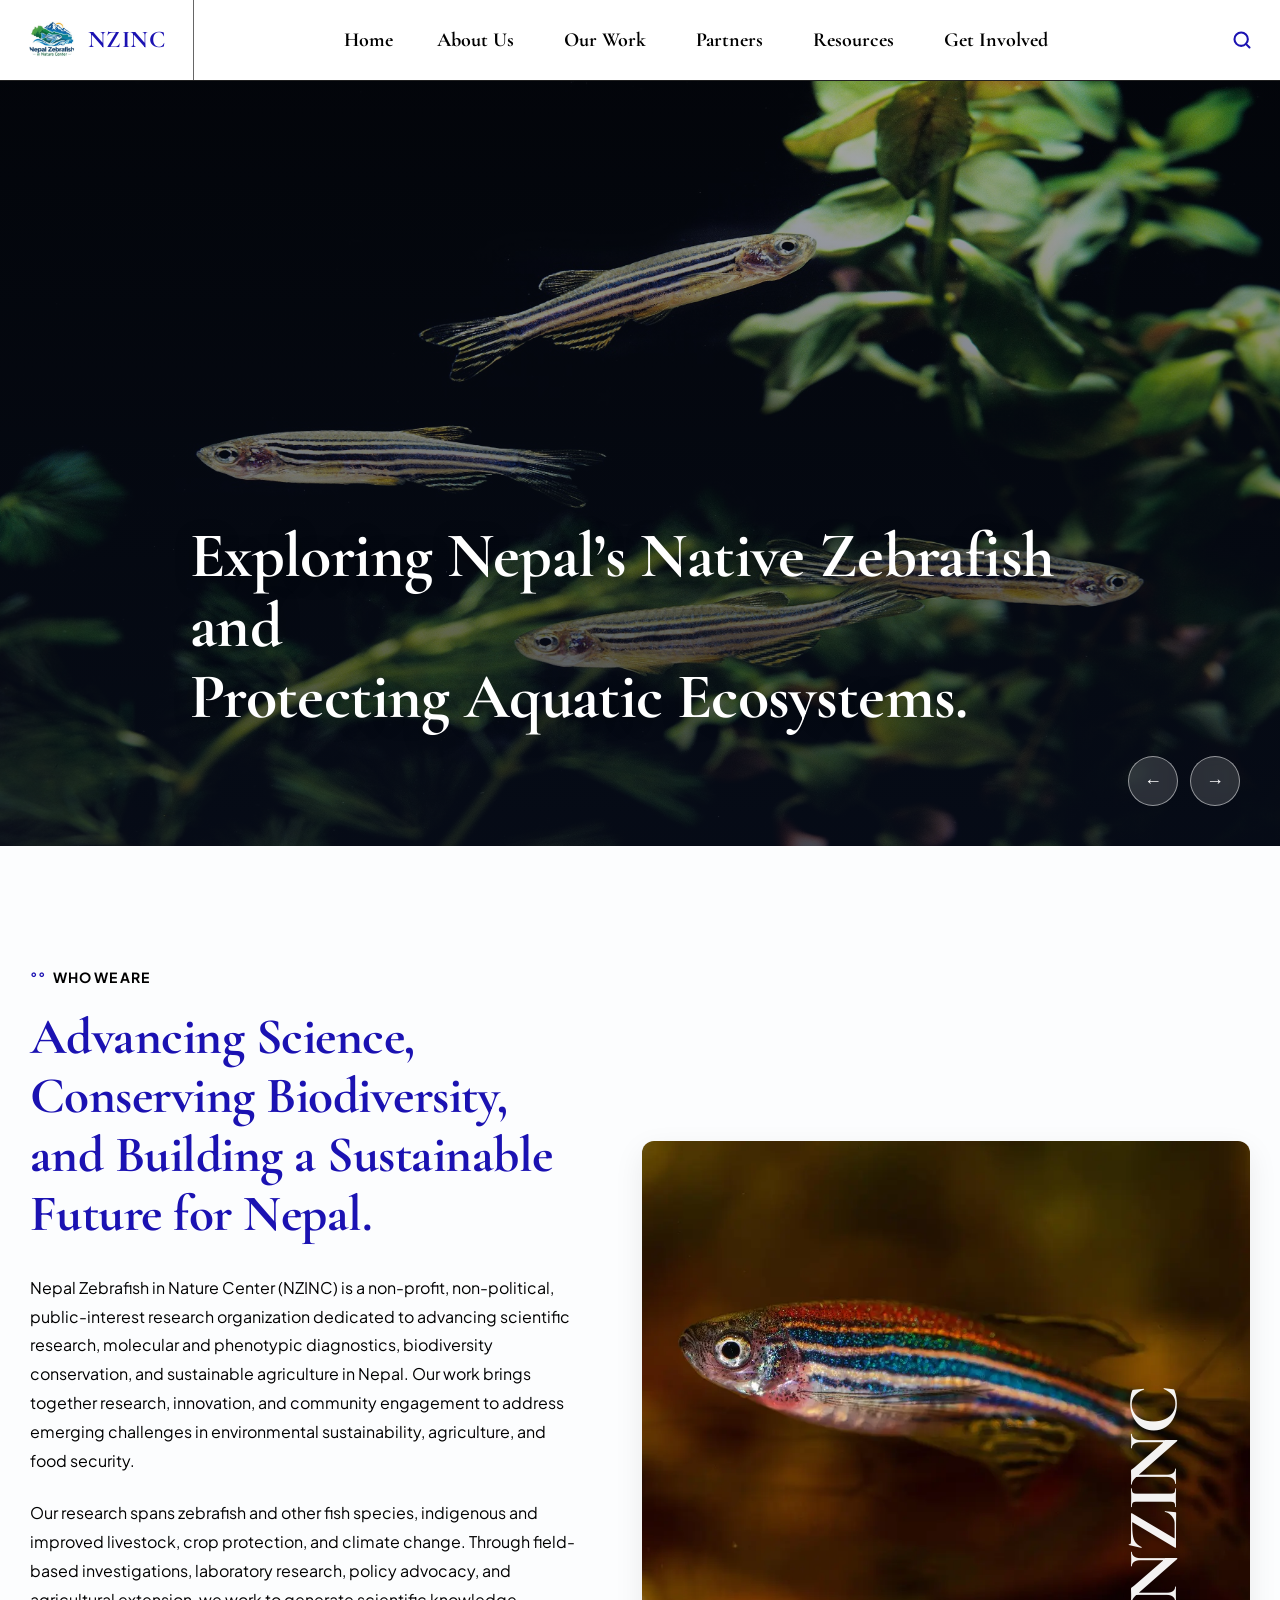
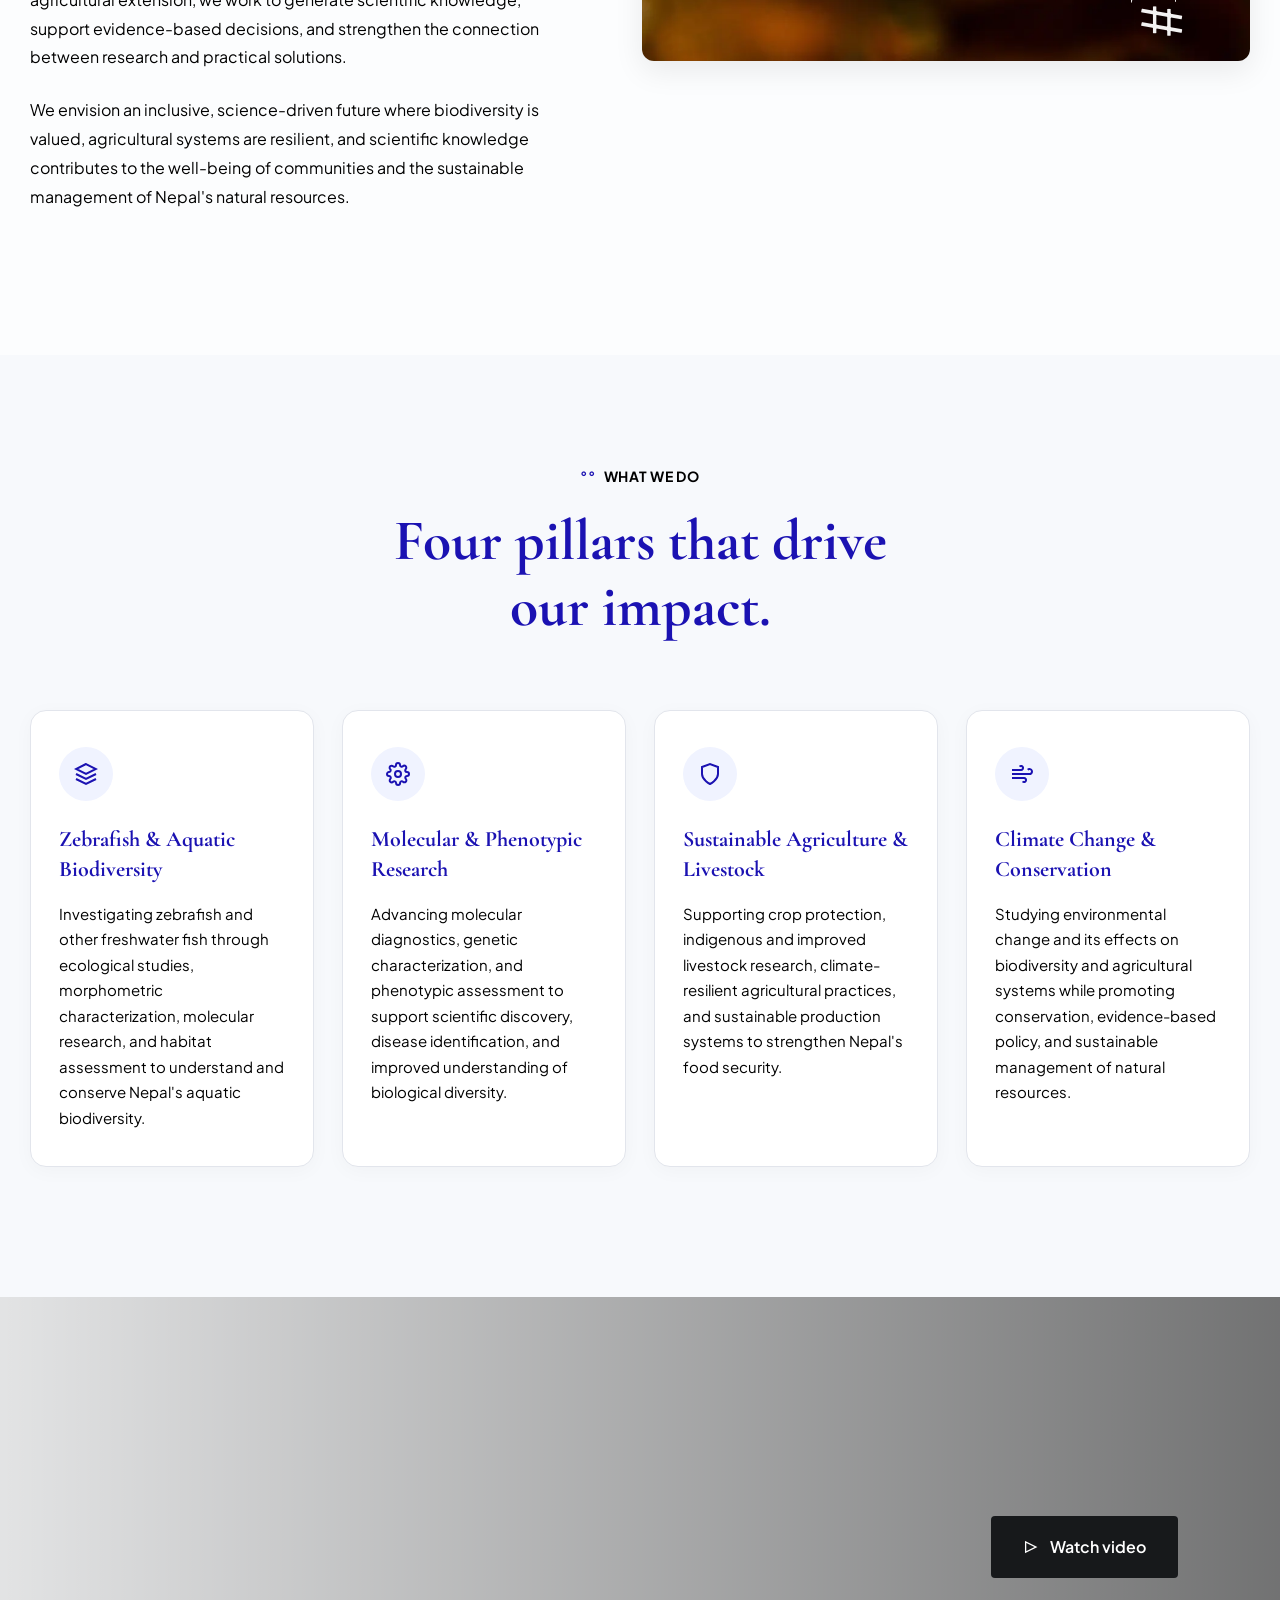
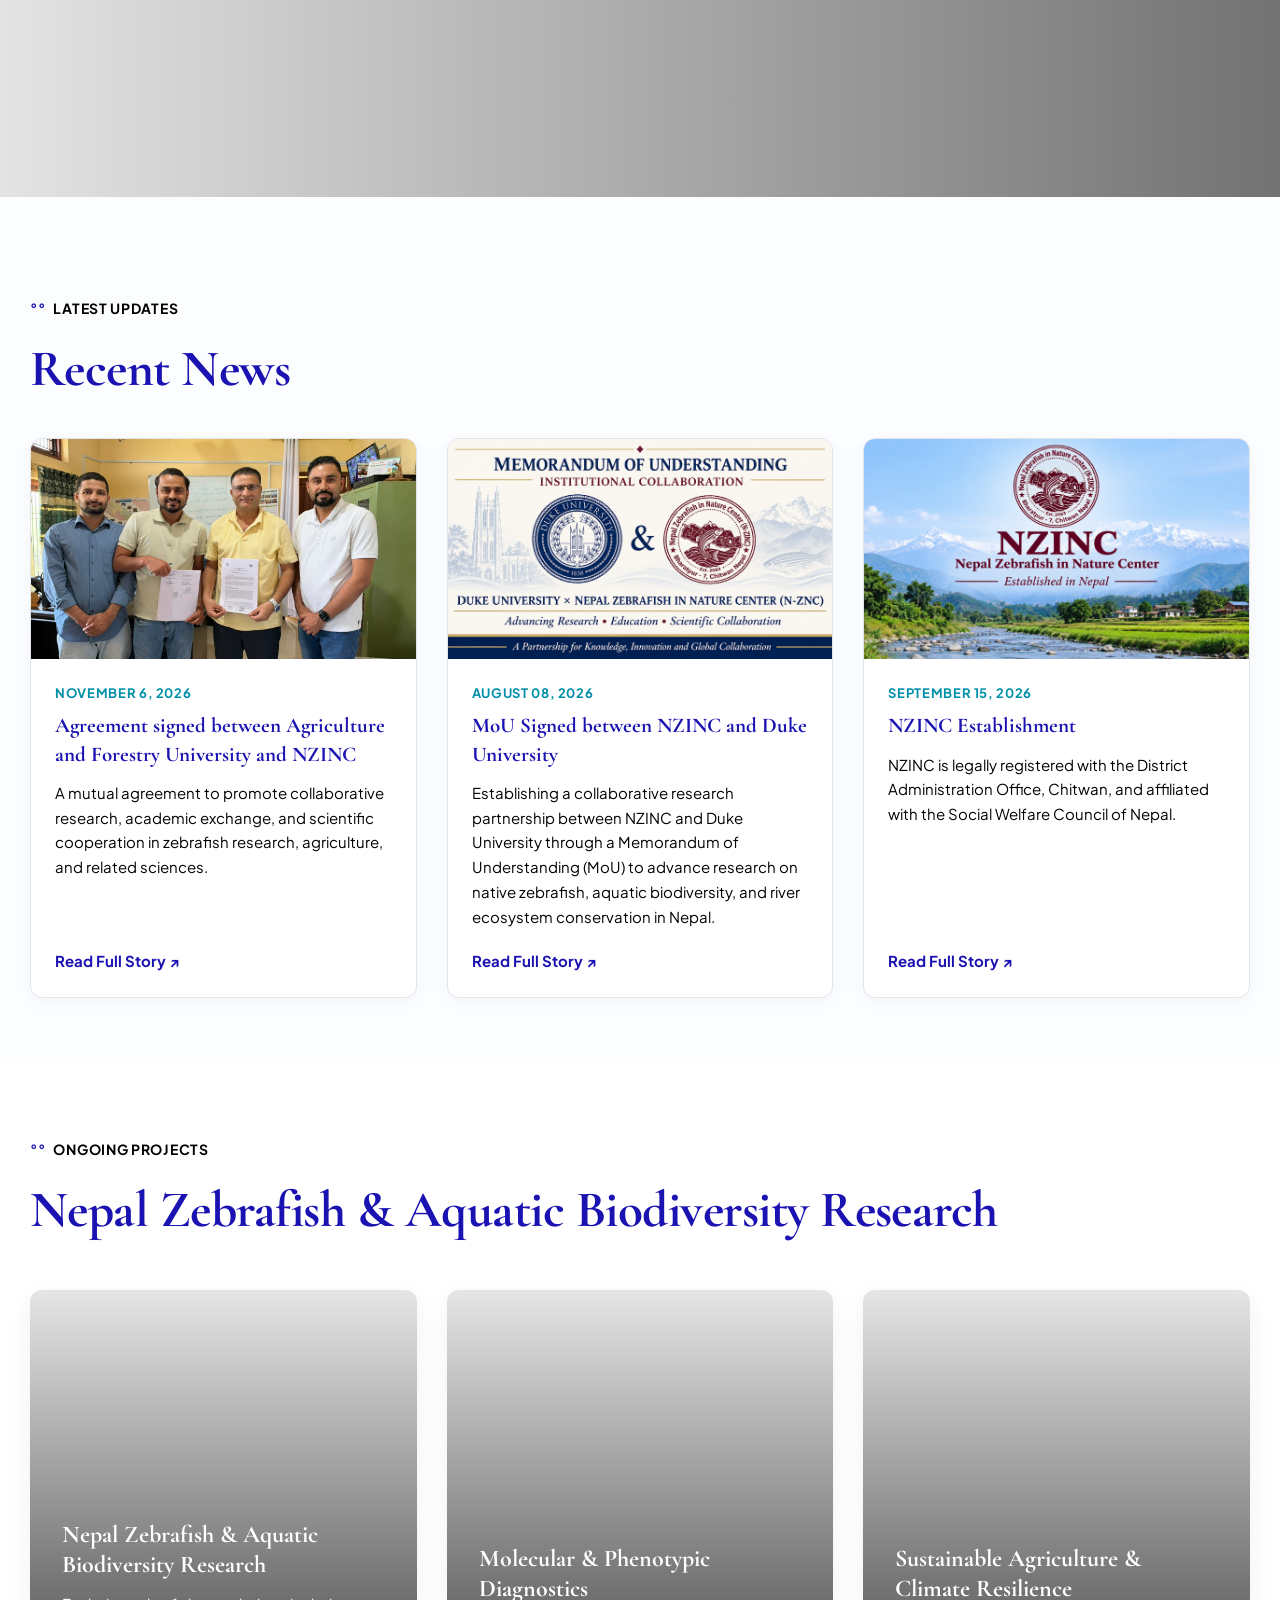
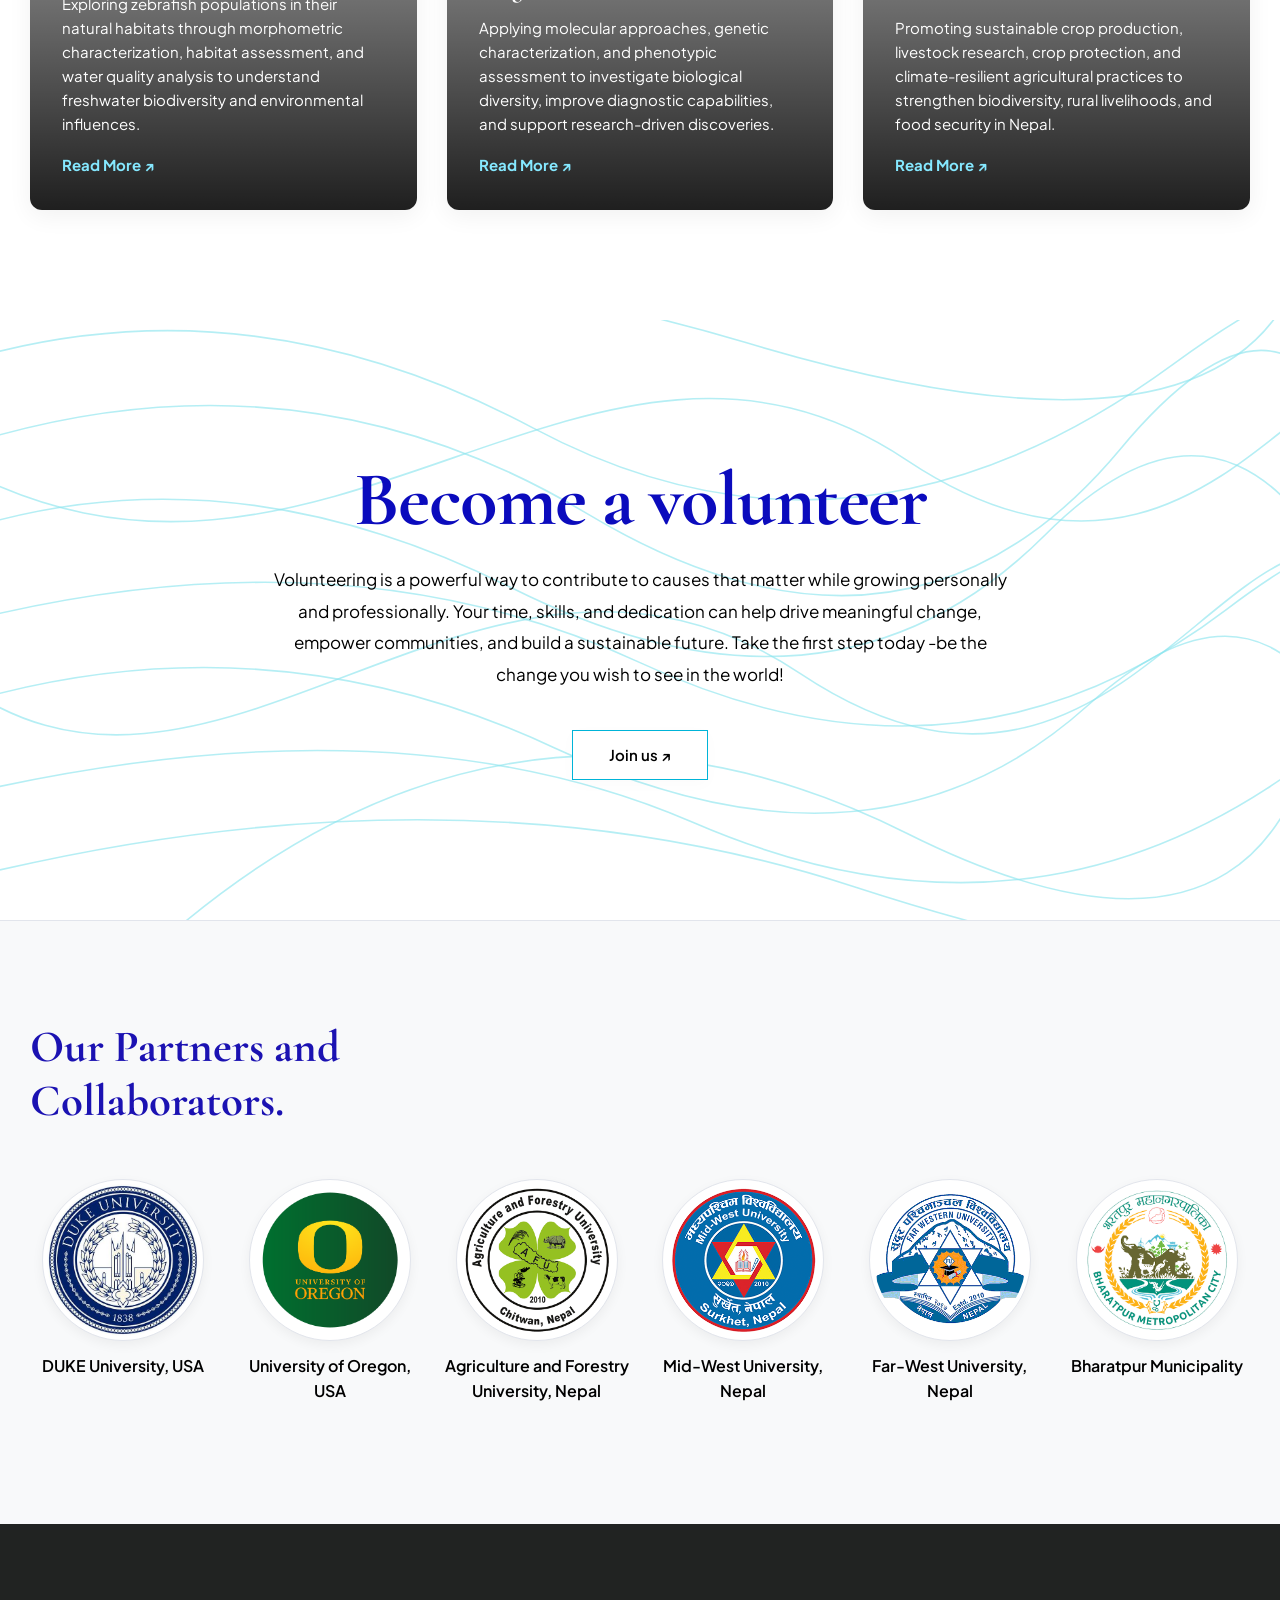
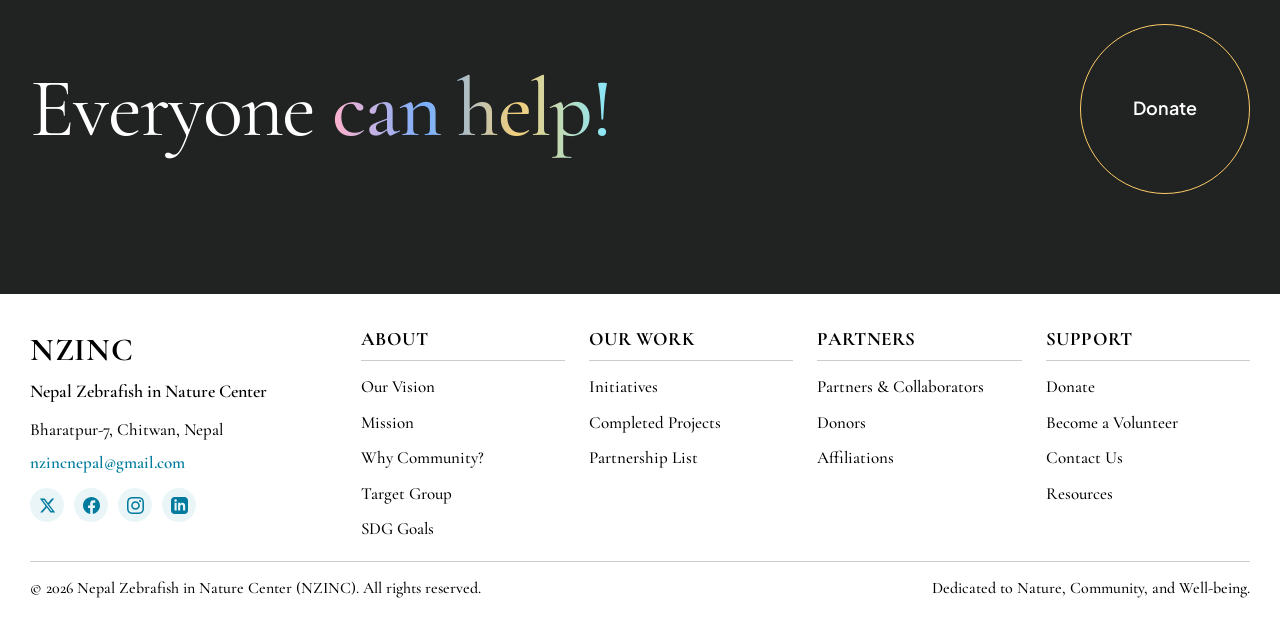
<file: index.html>
<!DOCTYPE html>
<html lang="en">
<head>
  <meta charset="UTF-8">
  <meta name="viewport" content="width=device-width, initial-scale=1.0">
  <meta name="description" content="Nepal Zebra fish in Nature Center">
  <title>Nepal Zebra fish in Nature Center</title>
  
  <!-- Google Fonts: Cormorant Garamond (Serif Headers/Titles) & Plus Jakarta Sans (Clean Sans-Serif Body/Minor Text) -->
  <link rel="preconnect" href="https://fonts.googleapis.com">
  <link rel="preconnect" href="https://fonts.gstatic.com" crossorigin>
  <link href="https://fonts.googleapis.com/css2?family=Cormorant+Garamond:ital,wght@0,400;0,500;0,600;0,700;1,400;1,600&family=Plus+Jakarta+Sans:ital,wght@0,400;0,500;0,600;0,700;1,400&display=swap" rel="stylesheet">
  
  <style>
    /* ==========================================================================
       DESIGN SYSTEM & VARIABLES
       ========================================================================== */
    :root {
      --primary-blue: #1b12b2;
      --primary-hover: #120b8a;
      --cyan-accent: #00b4d8;
      --cyan-light: #e6f7f9;
      --text-dark: #000000;
      --text-body: #000000;
      --text-muted: #111111;
      --bg-light: #f8f9fa;
      --bg-card: #ffffff;
      --border-color: #e2e5ec;
      --font-main: 'Plus Jakarta Sans', -apple-system, BlinkMacSystemFont, sans-serif;
      --font-serif: 'Cormorant Garamond', Georgia, serif;
      --max-width: 1380px;
    }

    * { box-sizing: border-box; margin: 0; padding: 0; }
    html { scroll-behavior: smooth; }
    body {
      font-family: var(--font-main);
      color: var(--text-dark);
      background-color: #fcfdfe;
      line-height: 1.6;
      font-size: 16px;
      -webkit-font-smoothing: antialiased;
      overflow-x: hidden;
    }

    a { color: inherit; text-decoration: none; }
    img { max-width: 100%; height: auto; display: block; }
    
    .container {
      width: min(var(--max-width), calc(100% - 60px));
      margin-inline: auto;
    }

    /* ==========================================================================
       EXACT NAVIGATION BAR DESIGN WITH DROPDOWNS
       ========================================================================== */
    .site-header {
      position: sticky;
      top: 0;
      left: 0;
      width: 100%;
      z-index: 1000;
      background-color: #ffffff;
      border-bottom: 1.5px solid #222222;
    }

    .header-inner {
      display: flex;
      align-items: center;
      height: 80px;
      width: 100%;
      max-width: 100%;
      padding: 0;
    }

    /* Left Brand Section with Duke Logo Image */
    .brand-section {
      display: flex;
      align-items: center;
      gap: 16px;
      padding: 0 28px;
      height: 100%;
      border-right: 1.5px solid #666666;
      background: #ffffff;
      cursor: pointer;
    }

    .brand-logo-wrap {
      display: flex;
      align-items: center;
      gap: 12px;
      height: 100%;
    }

    .brand-duke-logo {
      width: 48px;
      height: 48px;
      border-radius: 50%;
      object-fit: cover;
    }

    .brand-title {
      font-family: var(--font-serif);
      font-size: 24px;
      font-weight: 700;
      color: #1b12b2;
      letter-spacing: 0.02em;
    }

    /* Main Navigation Links with Dropdown Menu Hovering */
    .nav-links {
      display: flex;
      align-items: center;
      justify-content: center;
      gap: 36px;
      flex-grow: 1;
      height: 100%;
    }

    .nav-item {
      position: relative;
      height: 100%;
      display: flex;
      align-items: center;
    }

    .nav-item > a {
      color: #000000;
      font-family: var(--font-serif);
      font-size: 20px;
      font-weight: 800;
      display: flex;
      align-items: center;
      gap: 6px;
      height: 100%;
      padding: 0 4px;
      transition: color 0.2s ease;
    }

    .nav-item:hover > a {
      color: #1b12b2;
    }

    .nav-item > a span.arrow {
      font-size: 10px;
      color: #000000;
      transform: translateY(1px);
    }

    /* Dropdown Menu Styles (Using Cormorant Garamond / Serif) */
    .dropdown-menu {
      position: absolute;
      top: 100%;
      left: 50%;
      transform: translateX(-50%);
      background-color: #1e1e1e;
      min-width: 210px;
      padding: 22px 24px;
      box-shadow: 0 10px 30px rgba(0, 0, 0, 0.25);
      display: flex;
      flex-direction: column;
      gap: 16px;
      opacity: 0;
      visibility: hidden;
      transition: opacity 0.25s ease, visibility 0.25s ease;
      z-index: 1001;
    }

    .dropdown-menu::before {
      content: "";
      position: absolute;
      top: -2px;
      left: 35%;
      right: 35%;
      height: 2px;
      background-color: #ffffff;
    }

    .nav-item:hover .dropdown-menu {
      opacity: 1;
      visibility: visible;
    }

    .dropdown-menu a {
      color: #ffffff;
      font-family: var(--font-serif);
      font-size: 18px;
      font-weight: 600;
      line-height: 1.3;
      transition: color 0.2s ease;
      white-space: nowrap;
    }

    .dropdown-menu a:hover {
      color: #00b4d8;
    }

    /* Right Search & Mobile Toggle Controls */
    .header-right {
      padding: 0 28px;
      display: flex;
      align-items: center;
      gap: 16px;
    }

    .nav-search-btn {
      background: transparent;
      border: none;
      color: #1b12b2;
      cursor: pointer;
      font-size: 18px;
      display: flex;
      align-items: center;
      justify-content: center;
    }

    .mobile-nav-toggle {
      display: none;
      background: transparent;
      border: none;
      cursor: pointer;
      padding: 4px;
      color: var(--primary-blue);
    }

    .mobile-nav-toggle svg {
      width: 28px;
      height: 28px;
    }

    /* ==========================================================================
       DYNAMIC DUAL HERO SLIDER SECTION
       ========================================================================== */
    .hero {
      position: relative;
      height: 85vh;
      min-height: 580px;
      color: #ffffff;
      overflow: hidden;
    }

    .hero-slides {
      width: 100%;
      height: 100%;
      position: relative;
    }

    .hero-slide {
      position: absolute;
      inset: 0;
      background-size: cover;
      background-position: center;
      background-repeat: no-repeat;
      display: flex;
      align-items: flex-end;
      padding-bottom: 90px;
      opacity: 0;
      visibility: hidden;
      transition: opacity 0.8s ease-in-out, visibility 0.8s ease-in-out;
    }

    .hero-slide.active {
      opacity: 1;
      visibility: visible;
    }

    .hero-overlay {
      position: absolute;
      inset: 0;
      background: linear-gradient(180deg, rgba(8, 15, 30, 0.35) 0%, rgba(8, 15, 30, 0.75) 100%);
    }

    .hero-content {
      position: relative;
      z-index: 2;
      max-width: 900px;
      margin-left: auto;
      margin-right: auto;
    }

    .hero h1 {
      font-family: var(--font-serif);
      font-size: clamp(28px, 5.5vw, 64px);
      font-weight: 700;
      line-height: 1.1;
      letter-spacing: -0.01em;
      margin-bottom: 24px;
      color: #ffffff;
      text-shadow: 0 4px 20px rgba(0,0,0,0.4);
    }

    .hero-controls {
      position: absolute;
      bottom: 40px;
      right: 40px;
      display: flex;
      gap: 12px;
      z-index: 10;
    }

    .arrow-btn {
      width: 50px;
      height: 50px;
      border-radius: 50%;
      border: 1px solid rgba(255, 255, 255, 0.5);
      background: rgba(255, 255, 255, 0.15);
      backdrop-filter: blur(6px);
      color: #ffffff;
      display: grid;
      place-items: center;
      cursor: pointer;
      font-size: 18px;
      transition: all 0.3s ease;
    }

    .arrow-btn:hover {
      background: #ffffff;
      color: var(--primary-blue);
    }

    /* ==========================================================================
       ABOUT SECTION
       ========================================================================== */
    .about-section {
      padding: 120px 0;
      position: relative;
    }

    .about-grid {
      display: grid;
      grid-template-columns: 1fr 1.1fr;
      gap: 60px;
      align-items: center;
    }

    .section-kicker {
      font-family: var(--font-main);
      font-size: 14px;
      font-weight: 700;
      color: #000000;
      display: flex;
      align-items: center;
      gap: 8px;
      margin-bottom: 20px;
      text-transform: uppercase;
      letter-spacing: 0.05em;
    }

    .section-kicker::before {
      content: "°°";
      color: var(--primary-blue);
    }

    .about-title {
      font-family: var(--font-serif);
      font-size: clamp(34px, 4vw, 56px);
      font-weight: 700;
      color: var(--primary-blue);
      line-height: 1.15;
      letter-spacing: -0.01em;
      margin-bottom: 30px;
    }

    .about-text {
      font-family: var(--font-main);
      font-size: 16px;
      color: #000000;
      line-height: 1.8;
      margin-bottom: 24px;
      font-weight: 400;
    }

    .btn-rounded-outline {
      display: inline-flex;
      align-items: center;
      gap: 8px;
      padding: 12px 36px;
      border: 1.5px solid var(--cyan-accent);
      border-radius: 0px;
      color: #000000;
      background: #ffffff;
      font-family: var(--font-main);
      font-size: 15px;
      font-weight: 600;
      transition: background 0.3s ease, color 0.3s ease, border-color 0.3s ease;
      box-shadow: 0 4px 15px rgba(0,0,0,0.02);
    }

    .btn-rounded-outline:hover {
      background: var(--cyan-accent);
      color: #ffffff;
      border-color: var(--cyan-accent);
    }

    .about-image-wrap {
      position: relative;
      border-radius: 12px;
      overflow: hidden;
      box-shadow: 0 10px 30px rgba(0,0,0,0.08);
    }

    .about-image-wrap img {
      width: 100%;
      height: 520px;
      object-fit: cover;
    }

    .vertical-tag {
      position: absolute;
      right: -30px;
      bottom: 90px;
      transform: rotate(-90deg);
      font-family: var(--font-serif);
      font-size: 72px;
      font-weight: 700;
      color: #ffffff;
      opacity: 0.95;
      pointer-events: none;
      letter-spacing: -0.02em;
      text-shadow: 0 4px 12px rgba(0,0,0,0.5);
    }

    /* ==========================================================================
       FOUR PILLARS SECTION
       ========================================================================== */
    .pillars-section {
      padding: 110px 0 130px;
      background-color: #f7f9fc;
    }

    .pillars-header {
      text-align: center;
      margin-bottom: 70px;
    }

    .pillars-header h2 {
      font-family: var(--font-serif);
      font-size: clamp(34px, 4.5vw, 58px);
      color: var(--primary-blue);
      font-weight: 700;
      line-height: 1.15;
    }

    .pillars-grid {
      display: grid;
      grid-template-columns: repeat(4, 1fr);
      gap: 28px;
      align-items: stretch;
    }

    .pillar-card {
      background: #ffffff;
      padding: 36px 28px;
      border-radius: 16px;
      border: 1px solid var(--border-color, #e2e8f0);
      box-shadow: 0 4px 20px rgba(0, 0, 0, 0.03);
      display: flex;
      flex-direction: column;
      align-items: flex-start;
      position: relative;
      overflow: hidden;
      transition: transform 0.3s ease, box-shadow 0.3s ease;
    }

    .pillar-icon {
      width: 54px;
      height: 54px;
      border-radius: 50%;
      background: #f0f3ff;
      color: var(--primary-blue);
      display: flex;
      align-items: center;
      justify-content: center;
      font-size: 22px;
      margin-bottom: 24px;
      flex-shrink: 0;
    }

    .pillar-title {
      font-family: var(--font-serif);
      font-size: 22px;
      font-weight: 700;
      color: var(--primary-blue);
      line-height: 1.35;
      margin-bottom: 16px;
    }

    .pillar-desc {
      font-family: var(--font-main);
      font-size: 15px;
      color: #000000;
      line-height: 1.7;
      font-weight: 400;
    }

    /* ==========================================================================
       MEDIA / VIDEO BANNER SECTION
       ========================================================================== */
    .media-banner {
      position: relative;
      height: 500px;
      background: url('https://images.unsplash.com/photo-1544717305-2782549b5136?auto=format&fit=crop&w=1800&q=85') center/cover no-repeat;
      display: flex;
      align-items: center;
      justify-content: flex-end;
      padding-right: 8%;
    }

    .media-banner::before {
      content: "";
      position: absolute;
      inset: 0;
      background: linear-gradient(90deg, rgba(0,0,0,0.1), rgba(0,0,0,0.55));
    }

    .video-play-badge {
      position: relative;
      z-index: 2;
      background: #17191b;
      color: #ffffff;
      padding: 18px 32px;
      display: flex;
      align-items: center;
      gap: 12px;
      font-family: var(--font-main);
      font-size: 16px;
      font-weight: 600;
      cursor: pointer;
      border-radius: 4px;
      transition: background 0.3s ease;
    }

    .video-play-badge:hover {
      background: var(--primary-blue);
    }

    /* ==========================================================================
       RECENT NEWS SECTION (3 CARDS IN A ROW)
       ========================================================================== */
    .recent-news-section {
      padding: 100px 0 60px;
      background-color: #fcfdfe;
    }

    .recent-news-header {
      margin-bottom: 40px;
    }

    .news-grid {
      display: grid;
      grid-template-columns: repeat(3, 1fr);
      gap: 30px;
    }

    .news-card {
      background: #ffffff;
      border-radius: 12px;
      border: 1px solid var(--border-color);
      overflow: hidden;
      display: flex;
      flex-direction: column;
      box-shadow: 0 4px 18px rgba(0, 0, 0, 0.04);
      transition: transform 0.3s ease, box-shadow 0.3s ease;
    }

    .news-image-wrap {
      position: relative;
      height: 220px;
      overflow: hidden;
    }

    .news-image-wrap img {
      width: 100%;
      height: 100%;
      object-fit: cover;
      transition: transform 0.4s ease;
    }

    .news-content {
      padding: 24px;
      display: flex;
      flex-direction: column;
      flex-grow: 1;
    }

    .news-date {
      font-family: var(--font-main);
      font-size: 13px;
      font-weight: 700;
      color: #008fa8;
      text-transform: uppercase;
      letter-spacing: 0.05em;
      margin-bottom: 8px;
      display: flex;
      align-items: center;
      gap: 6px;
    }

    .news-title {
      font-family: var(--font-serif);
      font-size: 21px;
      font-weight: 700;
      color: var(--primary-blue);
      line-height: 1.35;
      margin-bottom: 12px;
    }

    .news-excerpt {
      font-family: var(--font-main);
      font-size: 15px;
      color: #000000;
      line-height: 1.65;
      margin-bottom: 20px;
      flex-grow: 1;
      font-weight: 400;
    }

    .news-link {
      font-family: var(--font-main);
      color: var(--primary-blue);
      font-weight: 700;
      font-size: 15px;
      display: inline-flex;
      align-items: center;
      gap: 6px;
      transition: color 0.2s ease;
    }

    /* ==========================================================================
       PROJECTS SECTION
       ========================================================================== */
    .projects-section {
      padding: 80px 0 110px;
      background: #ffffff;
    }

    .projects-header {
      margin-bottom: 50px;
    }

    .projects-grid-layout {
      display: grid;
      grid-template-columns: repeat(3, 1fr);
      gap: 30px;
    }

    .project-card-vertical {
      height: 520px;
      position: relative;
      background-size: cover;
      background-position: center;
      border-radius: 12px;
      overflow: hidden;
      display: flex;
      flex-direction: column;
      justify-content: flex-end;
      padding: 32px;
      color: #ffffff;
      box-shadow: 0 6px 25px rgba(0,0,0,0.06);
    }

    .project-card-vertical::before {
      content: "";
      position: absolute;
      inset: 0;
      background: linear-gradient(180deg, rgba(0,0,0,0.1) 0%, rgba(0,0,0,0.88) 100%);
    }

    .project-card-content {
      position: relative;
      z-index: 3;
    }

    .project-card-content h3 {
      font-family: var(--font-serif);
      font-size: 24px;
      font-weight: 700;
      line-height: 1.25;
      margin-bottom: 12px;
      color: #ffffff;
    }

    .project-card-content p {
      font-family: var(--font-main);
      font-size: 15px;
      color: #ffffff;
      opacity: 1;
      line-height: 1.6;
      margin-bottom: 16px;
      font-weight: 400;
    }

    .project-card-content a {
      font-family: var(--font-main);
      color: #85e8ff;
      font-weight: 700;
      font-size: 15px;
      display: inline-flex;
      align-items: center;
      gap: 6px;
    }

    /* ==========================================================================
       VOLUNTEER CTA SECTION (TOPOGRAPHIC CONTOUR WEB PATTERN)
       ========================================================================== */
    .volunteer-section {
      padding: 140px 0;
      background-color: #ffffff;
      background-image: url("data:image/svg+xml,%3Csvg xmlns='http://www.w3.org/2000/svg' width='1200' height='600' viewBox='0 0 1200 600'%3E%3Cg fill='none' stroke='%238ee5ee' stroke-width='1.5' stroke-opacity='0.65'%3E%3Cpath d='M-100 80 Q 200 -40 500 120 T 1100 60 T 1300 200' /%3E%3Cpath d='M-100 160 Q 250 20 550 200 T 1050 140 T 1300 280' /%3E%3Cpath d='M-100 240 Q 180 120 480 270 T 980 220 T 1300 360' /%3E%3Cpath d='M-100 320 Q 300 200 600 340 T 1150 290 T 1300 440' /%3E%3Cpath d='M-100 400 Q 220 280 520 420 T 1020 380 T 1300 520' /%3E%3Cpath d='M-100 480 Q 350 360 650 490 T 1200 450 T 1300 600' /%3E%3Cpath d='M-100 0 Q 300 -80 700 40 T 1200 10' /%3E%3Cpath d='M-100 560 Q 400 420 800 550 T 1300 580' /%3E%3Cpath d='M 100 650 Q 450 300 850 500 T 1250 250' /%3E%3Cpath d='M -50 350 C 200 550 450 150 750 350 C 1050 550 1150 150 1300 250' /%3E%3Cpath d='M -50 150 C 300 350 550 -50 850 150 C 1150 350 1250 -50 1350 100' /%3E%3C/g%3E%3C/svg%3E");
      background-size: cover;
      background-position: center;
      background-repeat: no-repeat;
      position: relative;
      text-align: center;
      overflow: hidden;
    }

    .volunteer-inner {
      position: relative;
      z-index: 2;
      max-width: 820px;
      margin: 0 auto;
    }

    .volunteer-title {
      font-family: var(--font-serif);
      font-size: clamp(42px, 6vw, 80px);
      font-weight: 700;
      color: #0b0bbd;
      letter-spacing: -0.02em;
      margin-bottom: 24px;
      line-height: 1.05;
    }

    .volunteer-desc {
      font-family: var(--font-main);
      font-size: 17px;
      color: #000000;
      line-height: 1.85;
      margin-bottom: 40px;
      max-width: 740px;
      margin-left: auto;
      margin-right: auto;
      font-weight: 400;
    }

    /* ==========================================================================
       PARTNERS / COLLABORATORS SECTION
       ========================================================================== */
    .partners-section {
      padding: 100px 0 120px;
      background: #f8f9fa;
      border-top: 1px solid var(--border-color);
    }

    .partners-title {
      font-family: var(--font-serif);
      font-size: clamp(30px, 3.5vw, 48px);
      color: var(--primary-blue);
      font-weight: 700;
      margin-bottom: 50px;
      max-width: 480px;
      line-height: 1.2;
    }

    .partners-grid {
      display: grid;
      grid-template-columns: repeat(6, 1fr);
      gap: 32px 20px;
      align-items: start;
      justify-items: center;
    }

    .partner-item {
      display: flex;
      flex-direction: column;
      align-items: center;
      gap: 12px;
      text-align: center;
    }

    .partner-icon-avatar {
      width: 162px;
      height: 162px;
      border-radius: 50%;
      object-fit: cover;
      background: #ffffff;
      padding: 4px;
      border: 1px solid var(--border-color);
      box-shadow: 0 4px 12px rgba(0,0,0,0.05);
    }

    .partner-name {
      font-family: var(--font-main);
      font-size: 16px;
      font-weight: 600;
      color: #000000;
    }

    /* ==========================================================================
       SUPPORT / CONTRIBUTE / DONATE BANNER
       ========================================================================== */
    .support-donate-banner {
      background-color: #212322;
      color: #ffffff;
      padding: 100px 0;
      position: relative;
    }

    .support-banner-inner {
      display: flex;
      align-items: center;
      justify-content: space-between;
      gap: 30px;
    }

    .support-heading-text {
      font-family: var(--font-serif);
      font-size: clamp(48px, 6.5vw, 100px);
      font-weight: 400;
      color: #ffffff;
      letter-spacing: -0.02em;
      line-height: 1.05;
    }

    .support-heading-text .styled-help {
      background: linear-gradient(90deg, #ffb2cc, #79b0ff, #f3cf7a, #85e8ff);
      -webkit-background-clip: text;
      -webkit-text-fill-color: transparent;
      font-weight: 500;
    }

    .donate-oval-btn {
      width: 170px;
      height: 170px;
      border-radius: 50%;
      border: 1.5px solid #ffcc66;
      display: flex;
      align-items: center;
      justify-content: center;
      color: #ffffff;
      font-family: var(--font-main);
      font-size: 18px;
      font-weight: 600;
      flex-shrink: 0;
      transition: background 0.3s ease;
    }

    .donate-oval-btn:hover {
      background: rgba(255, 255, 255, 0.08);
    }

    /* ==========================================================================
       7. COMPACT MULTI-COLUMN THEME FOOTER (REMOTE GARAMOND SCRIPT & INCREASED SIZE)
       ========================================================================== */
    .site-footer {
      background-color: #ffffff;
      color: #000000;
      padding: 30px 0 16px;
      font-family: var(--font-serif);
    }

    .footer-grid-multi {
      display: grid;
      grid-template-columns: 1.5fr repeat(4, 1fr);
      gap: 24px;
      padding-bottom: 18px;
      border-bottom: 1.5px solid #cccccc;
    }

    .footer-col-brand h3 {
      font-family: var(--font-serif);
      font-size: 32px;
      font-weight: 700;
      color: #000000;
      margin-bottom: 4px;
      letter-spacing: 0.02em;
    }

    .footer-col-brand p.sub-org {
      font-family: var(--font-serif);
      font-size: 18px;
      font-weight: 600;
      color: #000000;
      margin-bottom: 12px;
      line-height: 1.4;
    }

    .footer-contact-info {
      display: flex;
      flex-direction: column;
      gap: 6px;
      font-family: var(--font-serif);
      font-size: 17px;
      font-weight: 500;
      color: #000000;
      opacity: 1;
      margin-bottom: 12px;
    }

    .footer-contact-info a {
      color: #007b9e;
      text-decoration: none;
      font-weight: 600;
    }

    .footer-contact-info a:hover {
      color: #005b78;
      text-decoration: underline;
    }

    .social-links {
      display: flex;
      align-items: center;
      gap: 10px;
      margin-top: 8px;
    }

    .social-icon-btn {
      width: 34px;
      height: 34px;
      border-radius: 50%;
      background: #eaf5f8;
      color: #007b9e;
      display: grid;
      place-items: center;
      transition: background 0.25s ease, transform 0.25s ease;
    }

    .social-icon-btn:hover {
      background: #d5edf3;
      transform: translateY(-2px);
    }

    .social-icon-btn svg {
      width: 17px;
      height: 17px;
      fill: #007b9e;
    }

    .footer-column h4 {
      font-family: var(--font-serif);
      font-size: 19px;
      font-weight: 700;
      color: #000000;
      margin-bottom: 12px;
      padding-bottom: 6px;
      border-bottom: 1.5px solid #cccccc;
      letter-spacing: 0.03em;
      text-transform: uppercase;
    }

    .footer-column ul {
      list-style: none;
      display: flex;
      flex-direction: column;
      gap: 8px;
      margin: 0;
      padding: 0;
    }

    .footer-column ul li a {
      font-family: var(--font-serif);
      font-size: 17px;
      font-weight: 500;
      color: #000000;
      opacity: 1;
      text-decoration: none;
      transition: color 0.2s ease;
    }

    .footer-column ul li a:hover {
      color: #007b9e;
    }

    .footer-bottom-bar {
      display: flex;
      justify-content: space-between;
      align-items: center;
      padding-top: 14px;
      font-family: var(--font-serif);
      font-size: 16px;
      font-weight: 500;
      color: #000000;
      opacity: 1;
      flex-wrap: wrap;
      gap: 10px;
    }

    /* Responsive Design */
    @media (max-width: 992px) {
      .news-grid {
        grid-template-columns: 1fr;
      }
      .footer-grid-multi {
        grid-template-columns: repeat(3, 1fr);
        gap: 20px;
      }

      .footer-col-brand {
        grid-column: span 3;
      }
    }

    @media (max-width: 768px) {
      .container { width: calc(100% - 32px); }
      .header-inner { justify-content: space-between; padding: 0 16px; }
      
      .mobile-nav-toggle { display: block; }
      
      .nav-links {
        display: flex;
        flex-direction: column;
        position: absolute;
        top: 100%;
        left: 0;
        width: 100%;
        background-color: #ffffff;
        border-bottom: 1.5px solid #222222;
        padding: 20px 24px;
        height: auto;
        gap: 0;
        box-shadow: 0 10px 20px rgba(0,0,0,0.1);
        max-height: 0;
        overflow: hidden;
        opacity: 0;
        visibility: hidden;
        transition: max-height 0.35s ease, opacity 0.3s ease, visibility 0.3s ease;
      }

      .nav-links.is-active {
        max-height: 600px;
        opacity: 1;
        visibility: visible;
        overflow-y: auto;
      }

      .nav-item {
        width: 100%;
        flex-direction: column;
        align-items: flex-start;
        height: auto;
        border-bottom: 1px solid var(--border-color);
      }

      .nav-item:last-child {
        border-bottom: none;
      }

      .nav-item > a {
        width: 100%;
        padding: 14px 0;
        justify-content: space-between;
        font-size: 20px;
      }

      .dropdown-menu {
        position: static;
        transform: none;
        background-color: #262626;
        width: 100%;
        padding: 12px 18px;
        box-shadow: none;
        display: none;
        opacity: 1;
        visibility: visible;
        margin-bottom: 12px;
        border-radius: 6px;
      }

      .dropdown-menu::before {
        display: none;
      }

      .nav-item.open .dropdown-menu {
        display: flex;
      }

      .pillars-grid { grid-template-columns: 1fr; }
      .projects-grid-layout { grid-template-columns: 1fr; }
      .about-grid { grid-template-columns: 1fr; }
      .support-banner-inner {
        flex-direction: column;
        text-align: center;
      }
      .footer-grid-multi { grid-template-columns: 1fr; gap: 30px; }
      .footer-bottom-bar { flex-direction: column; text-align: center; gap: 15px; }
      .donate-oval-btn { width: 140px; height: 140px; font-size: 18px; }
    }

  
    /* ==========================================================================
       MOBILE VIEW (phones): large clear type, MENU bar and accordion navigation
       ========================================================================== */
    @media (max-width: 768px) {
      :root { --font-main: 'Source Sans 3', 'Source Sans Pro', -apple-system, 'Segoe UI', Roboto, Arial, sans-serif; --font-serif: 'Source Sans 3', 'Source Sans Pro', -apple-system, 'Segoe UI', Roboto, Arial, sans-serif; }
      html { -webkit-text-size-adjust: 100%; }
      body, h1, h2, h3, h4, h5, p, li, a, button, input, textarea, select, span, div { font-family: var(--font-main) !important; }
      body { font-size: 18px; line-height: 1.65; overflow-x: hidden; }
      img, video, iframe, svg { max-width: 100%; }

      /* --- Top bar: logo + MENU --- */
      .site-header { border-top: 4px solid #1b12b2; border-bottom: 1px solid #d5d9e6; box-shadow: 0 2px 8px rgba(0,0,0,.06); }
      .header-inner { height: 108px; padding: 0 16px; justify-content: space-between; position: relative; }
      .brand-section { padding: 0; border-right: none; gap: 0; flex: 1; min-width: 0; }
      .brand-logo-wrap { gap: 12px; }
      .brand-duke-logo { width: auto; height: 92px; max-width: 100%; border-radius: 0; object-fit: contain; flex-shrink: 0; }
      .brand-title { display: none; }
      .header-right { padding: 0; gap: 0; flex-shrink: 0; }
      .nav-search-btn { display: none; }
      .mobile-nav-toggle { display: flex; align-items: center; gap: 8px; padding: 10px 4px; font-family: var(--font-main, sans-serif); font-weight: 700; font-size: 18px; letter-spacing: .04em; color: #1b12b2; }
      .mobile-nav-toggle::before { content: "MENU"; }
      .mobile-nav-toggle[aria-expanded="true"]::before { content: "CLOSE"; }
      .mobile-nav-toggle svg { width: 26px; height: 26px; }

      /* --- Menu panel --- */
      .nav-links { position: absolute; top: 100%; left: 0; right: 0; width: 100%; flex-direction: column; align-items: stretch; justify-content: flex-start; gap: 0; padding: 8px 16px 24px; background: #fff; border-bottom: 3px solid #1b12b2; box-shadow: 0 14px 24px rgba(0,0,0,.18); max-height: 0; overflow: hidden; opacity: 0; visibility: hidden; height: auto; transition: max-height .35s ease, opacity .25s ease, visibility .25s ease; }
      .nav-links.is-active { max-height: calc(100vh - 112px); overflow-y: auto; opacity: 1; visibility: visible; -webkit-overflow-scrolling: touch; }
      .nav-item { display: block; width: 100%; height: auto; border-bottom: 1px solid #e2e5ec; }
      .nav-item:last-child { border-bottom: none; }
      .nav-item > a { display: flex; align-items: center; justify-content: space-between; width: 100%; height: auto; min-height: 58px; padding: 12px 6px; font-size: 22px; font-weight: 600; color: #111; white-space: normal; }
      .nav-item.open > a { color: #1b12b2; }
      .nav-item > a span.arrow { display: inline-block; width: 11px; height: 11px; border-right: 2.5px solid #1b12b2; border-bottom: 2.5px solid #1b12b2; transform: rotate(45deg); margin: 0 6px 4px 12px; font-size: 0; transition: transform .25s ease; }
      .nav-item.open > a span.arrow { transform: rotate(-135deg); margin-bottom: -2px; }
      .nav-item .dropdown-menu { position: static; transform: none; width: 100%; min-width: 0; display: none; opacity: 1; visibility: visible; background: #f4f6fb; box-shadow: none; border-radius: 0; margin: 0 0 12px; padding: 6px 0 6px 14px; gap: 0; border-left: 3px solid #c8891a; }
      .nav-item .dropdown-menu::before { display: none; }
      .nav-item.open .dropdown-menu { display: flex; flex-direction: column; }
      .nav-item:hover .dropdown-menu { opacity: 1; visibility: visible; }
      .nav-item .dropdown-menu a { display: block; padding: 13px 8px; font-size: 19px; font-weight: 600; color: #222; white-space: normal; border-bottom: 1px solid #e2e5ec; }
      .nav-item .dropdown-menu a:last-child { border-bottom: none; }

      body::after, .watermark-bg-text { display: none !important; }
      main section { overflow-x: clip; }
      [class*="grid"] > * { min-width: 0; }
      main p, main h1, main h2, main h3, main li { overflow-wrap: anywhere; }
      /* --- Content typography --- */
      .container { width: calc(100% - 32px); }
      main p, main li, main dd, main td, main th, main blockquote { font-size: 18px !important; line-height: 1.7 !important; }
      main h1 { font-size: clamp(34px, 10vw, 44px) !important; line-height: 1.1 !important; }
      main h2 { font-size: clamp(28px, 8vw, 34px) !important; line-height: 1.15 !important; }
      main h3 { font-size: 24px !important; line-height: 1.25 !important; }
      main h4 { font-size: 21px !important; line-height: 1.3 !important; }
      main a.btn, main button, main [class*="btn"] { min-height: 48px; font-size: 18px !important; }
      main section { padding-top: 56px; padding-bottom: 56px; }
      main [class*="grid"], main [class*="cards"], main [class*="-row"], main [class*="two-col"], main [class*="split"] { grid-template-columns: 1fr !important; }

      /* --- Footer --- */
      .site-footer a, .site-footer li, .site-footer p, .site-footer span, .site-footer div { font-size: 17px; }
      .site-footer h3 { font-size: 30px; }
      .site-footer h4 { font-size: 20px; }
      .footer-grid-multi { grid-template-columns: 1fr !important; gap: 28px; }
      .footer-bottom-bar { flex-direction: column; text-align: center; gap: 10px; font-size: 15px; }
    }
  </style>
  <link href="https://fonts.googleapis.com/css2?family=Source+Sans+3:ital,wght@0,400;0,500;0,600;0,700;1,400&display=swap" rel="stylesheet">
</head>
<body>

  <!-- ==========================================================================
     HEADER / NAVIGATION WITH DROPDOWNS & DUKE LOGO
     ========================================================================== -->
  <header class="site-header">
    <div class="header-inner">
      <a href="index.html" class="brand-section" aria-label="Go to Home">
        <div class="brand-logo-wrap">
          <img src="Image/english.png" alt="nzin Logo" class="brand-duke-logo" onerror="this.onerror=null; this.src='https://images.unsplash.com/photo-1534528741775-53994a69daeb?auto=format&fit=crop&w=150&q=80';">
          <span class="brand-title">NZINC</span>
        </div>
      </a>
      
      <nav class="nav-links" id="navLinks" aria-label="Main Menu">
        <div class="nav-item">
          <a href="index.html">Home</a>
        </div>

        <div class="nav-item">
          <a href="about.html" class="dropdown-toggle">About Us <span class="arrow"></span></a>
          <div class="dropdown-menu">
            <a href="about.html#who-we-are">Who are we?</a>
            <a href="about.html#mission">Our Mission</a>
            <a href="about.html#community">Why Community?</a>
            <a href="about.html#impact">Our Impact</a>
          </div>
        </div>

        <div class="nav-item">
          <a href="projects.html" class="dropdown-toggle">Our Work <span class="arrow"></span></a>
          <div class="dropdown-menu">
            <a href="projects.html#focus-areas">Focus Areas</a>
            <a href="projects.html#projects">Projects</a>
            <a href="projects.html#stories">Success Stories</a>
            <a href="projects.html#initiatives">Established Initiatives</a>
          </div>
        </div>

        <div class="nav-item">
          <a href="partners.html" class="dropdown-toggle">Partners <span class="arrow"></span></a>
          <div class="dropdown-menu">
            <a href="partners.html#partners">Partners</a>
            <a href="partners.html#donors">Donors</a>
            <a href="partners.html#affiliations">Affiliations</a>
          </div>
        </div>

        <div class="nav-item">
          <a href="#resources" class="dropdown-toggle">Resources <span class="arrow"></span></a>
          <div class="dropdown-menu">
            <a href="publications.html">Publications</a>
            <a href="gallery.html">Media Library</a>
            <a href="news.html">News</a>
            <a href="faq.html">FAQ</a>
          </div>
        </div>

        <div class="nav-item">
          <a href="contact.html" class="dropdown-toggle">Get Involved <span class="arrow"></span></a>
          <div class="dropdown-menu">
            <a href="donate.html">Donate</a>
            <a href="volunteer.html">Become a Volunteer</a>
            <a href="careers.html">Careers</a>
            <a href="contact.html">Contact Us</a>
          </div>
        </div>
      </nav>

      <div class="header-right">
        <button class="nav-search-btn" aria-label="Search">
          <svg width="20" height="20" viewBox="0 0 24 24" fill="none" stroke="currentColor" stroke-width="2.5" stroke-linecap="round" stroke-linejoin="round">
            <circle cx="11" cy="11" r="8"></circle>
            <line x1="21" y1="21" x2="16.65" y2="16.65"></line>
          </svg>
        </button>
        <button class="mobile-nav-toggle" id="menuToggle" aria-label="Toggle menu" aria-expanded="false">
          <svg viewBox="0 0 24 24" fill="none" stroke="currentColor" stroke-width="2" stroke-linecap="round" stroke-linejoin="round">
            <line x1="3" y1="12" x2="21" y2="12"></line>
            <line x1="3" y1="6" x2="21" y2="6"></line>
            <line x1="3" y1="18" x2="21" y2="18"></line>
          </svg>
        </button>
      </div>
    </div>
  </header>

  <main>
    <!-- ==========================================================================
       DYNAMIC HERO SLIDER SECTION (3 SLIDES WITH SPECIFIC TEXT AND IMAGES)
       ========================================================================== -->
    <section class="hero">
      <div class="hero-slides">
        <!-- Slide 1 -->
        <div class="hero-slide active" style="background-image: url('Image/Zebra.jpg');">
          <div class="hero-overlay"></div>
          <div class="container hero-content">
            <h1>Exploring Nepal’s Native Zebrafish and <br>Protecting Aquatic Ecosystems.</h1>
          </div>
        </div>

        <!-- Slide 2 -->
        <div class="hero-slide" style="background-image: url('Image/zebra2.webp');">
          <div class="hero-overlay"></div>
          <div class="container hero-content">
            <h1>Understanding Zebrafish Diversity and <br>Conserving Their Natural Habitats.</h1>
          </div>
        </div>

        <!-- Slide 3 -->
        <div class="hero-slide" style="background-image: url('Image/zebra3.webp');">
          <div class="hero-overlay"></div>
          <div class="container hero-content">
            <h1>Discovering Native Zebrafish Diversity and <br>Understanding Their Ecological Adaptations.</h1>
          </div>
        </div>
      </div>

      <div class="hero-controls">
        <button class="arrow-btn" id="prevHeroBtn" aria-label="Previous slide">←</button>
        <button class="arrow-btn" id="nextHeroBtn" aria-label="Next slide">→</button>
      </div>
    </section>

    <!-- ==========================================================================
       ABOUT SECTION
       ========================================================================== -->
    <section class="about-section">
      <div class="container about-grid">
        <div>
          <p class="section-kicker">Who We Are</p>
          <h2 class="about-title">Advancing Science, Conserving Biodiversity, and Building a Sustainable Future for Nepal.</h2>
          <p class="about-text">
            Nepal Zebrafish in Nature Center (NZINC) is a non-profit, non-political, public-interest research organization dedicated to advancing scientific research, molecular and phenotypic diagnostics, biodiversity conservation, and sustainable agriculture in Nepal. Our work brings together research, innovation, and community engagement to address emerging challenges in environmental sustainability, agriculture, and food security.
          </p>
          <p class="about-text">
            Our research spans zebrafish and other fish species, indigenous and improved livestock, crop protection, and climate change. Through field-based investigations, laboratory research, policy advocacy, and agricultural extension, we work to generate scientific knowledge, support evidence-based decisions, and strengthen the connection between research and practical solutions.
          </p>
          <p class="about-text">
            We envision an inclusive, science-driven future where biodiversity is valued, agricultural systems are resilient, and scientific knowledge contributes to the well-being of communities and the sustainable management of Nepal's natural resources.
          </p>
        </div>
        <div class="about-image-wrap">
          <img src="Image/aa.webp" alt="Local Nepalese women engaged in community farming">
          <div class="vertical-tag">#NZINC</div>
        </div>
      </div>
    </section>

    <!-- ==========================================================================
       FOUR PILLARS SECTION
       ========================================================================== -->
    <section class="pillars-section">
      <div class="container">
        <div class="pillars-header">
          <p class="section-kicker" style="justify-content:center;">What we do</p>
          <h2>Four pillars that drive<br>our impact.</h2>
        </div>

        <div class="pillars-grid">
          <!-- Pillar 1 -->
          <article class="pillar-card">
            <div class="pillar-icon">
              <svg width="24" height="24" viewBox="0 0 24 24" fill="none" stroke="currentColor" stroke-width="2"><path d="M12 2L2 7l10 5 10-5-10-5zM2 17l10 5 10-5M2 12l10 5 10-5"/></svg>
            </div>
            <h3 class="pillar-title">Zebrafish &amp; Aquatic Biodiversity</h3>
            <p class="pillar-desc">Investigating zebrafish and other freshwater fish through ecological studies, morphometric characterization, molecular research, and habitat assessment to understand and conserve Nepal's aquatic biodiversity.</p>
          </article>

          <!-- Pillar 2 -->
          <article class="pillar-card">
            <div class="pillar-icon">
              <svg width="24" height="24" viewBox="0 0 24 24" fill="none" stroke="currentColor" stroke-width="2"><circle cx="12" cy="12" r="3"/><path d="M19.4 15a1.65 1.65 0 0 0 .33 1.82l.06.06a2 2 0 0 1 0 2.83 2 2 0 0 1-2.83 0l-.06-.06a1.65 1.65 0 0 0-1.82-.33 1.65 1.65 0 0 0-1 1.51V21a2 2 0 0 1-2 2 2 2 0 0 1-2-2v-.09A1.65 1.65 0 0 0 9 19.4a1.65 1.65 0 0 0-1.82.33l-.06.06a2 2 0 0 1-2.83 0 2 2 0 0 1 0-2.83l.06-.06a1.65 1.65 0 0 0 .33-1.82 1.65 1.65 0 0 0-1.51-1H3a2 2 0 0 1-2-2 2 2 0 0 1 2-2h.09A1.65 1.65 0 0 0 4.6 9a1.65 1.65 0 0 0-.33-1.82l-.06-.06a2 2 0 0 1 0-2.83 2 2 0 0 1 2.83 0l.06.06a1.65 1.65 0 0 0 1.82.33H9a1.65 1.65 0 0 0 1-1.51V3a2 2 0 0 1 2-2 2 2 0 0 1 2 2v.09a1.65 1.65 0 0 0 1 1.51 1.65 1.65 0 0 0 1.82-.33l.06-.06a2 2 0 0 1 2.83 0 2 2 0 0 1 0 2.83l-.06.06a1.65 1.65 0 0 0-.33 1.82V9a1.65 1.65 0 0 0 1.51 1H21a2 2 0 0 1 2 2 2 2 0 0 1-2 2h-.09a1.65 1.65 0 0 0-1.51 1z"/></svg>
            </div>
            <h3 class="pillar-title">Molecular &amp; Phenotypic Research</h3>
            <p class="pillar-desc">Advancing molecular diagnostics, genetic characterization, and phenotypic assessment to support scientific discovery, disease identification, and improved understanding of biological diversity.</p>
          </article>

          <!-- Pillar 3 -->
          <article class="pillar-card">
            <div class="pillar-icon">
              <svg width="24" height="24" viewBox="0 0 24 24" fill="none" stroke="currentColor" stroke-width="2"><path d="M12 22s8-4 8-10V5l-8-3-8 3v7c0 6 8 10 8 10z"/></svg>
            </div>
            <h3 class="pillar-title">Sustainable Agriculture &amp; Livestock</h3>
            <p class="pillar-desc">Supporting crop protection, indigenous and improved livestock research, climate-resilient agricultural practices, and sustainable production systems to strengthen Nepal's food security.</p>
          </article>

          <!-- Pillar 4 -->
          <article class="pillar-card">
            <div class="pillar-icon">
              <svg width="24" height="24" viewBox="0 0 24 24" fill="none" stroke="currentColor" stroke-width="2"><path d="M9.59 4.59A2 2 0 1 1 11 8H2m10.59 11.41A2 2 0 1 0 14 16H2m15.73-8.27A2.5 2.5 0 1 1 19 12H2"/></svg>
            </div>
            <h3 class="pillar-title">Climate Change &amp; Conservation</h3>
            <p class="pillar-desc">Studying environmental change and its effects on biodiversity and agricultural systems while promoting conservation, evidence-based policy, and sustainable management of natural resources.</p>
          </article>
        </div>
      </div>
    </section>

    <!-- ==========================================================================
       MEDIA / VIDEO BANNER SECTION
       ========================================================================== -->
    <section class="media-banner">
      <div class="video-play-badge">
        <span>▷</span> Watch video
      </div>
    </section>

    <!-- ==========================================================================
       RECENT NEWS SECTION (3 CARDS IN A ROW)
       ========================================================================== -->
    <section class="recent-news-section">
      <div class="container">
        <div class="recent-news-header">
          <p class="section-kicker">Latest Updates</p>
          <h2 class="about-title" style="margin-bottom:0;">Recent News</h2>
        </div>

        <div class="news-grid">
          <!-- News Card 1 -->
          <article class="news-card">
            <a href="news.html" class="news-image-wrap">
              <img src="Image/mou1.jpeg" alt="Wild Zebrafish Research Discovery">
            </a>
            <div class="news-content">
              <div class="news-date"> November 6, 2026</div>
              <h3 class="news-title"><a href="news.html">Agreement signed between Agriculture and Forestry University and NZINC</a></h3>
              <p class="news-excerpt">A mutual agreement to promote collaborative research, academic exchange, and scientific cooperation in zebrafish research, agriculture, and related sciences.</p>
              <a href="news.html" class="news-link">Read Full Story ↗</a>
            </div>
          </article>
         <!-- News Card 2 -->
          <article class="news-card">
            <a href="news.html" class="news-image-wrap">
              <img src="Image/dukenzinc.png" alt="Community Agriculture Resilience Initiative">
            </a>
            <div class="news-content">
              <div class="news-date"> August 08, 2026</div>
              <h3 class="news-title"><a href="news.html">MoU Signed between NZINC and Duke University</a></h3>
              <p class="news-excerpt">Establishing a collaborative research partnership between NZINC and Duke University through a Memorandum of Understanding (MoU) to advance research on native zebrafish, aquatic biodiversity, and river ecosystem conservation in Nepal.</p>
              <a href="news.html" class="news-link">Read Full Story ↗</a>
            </div>
          </article>
          <!-- News Card 3 -->
          <article class="news-card">
            <a href="news.html" class="news-image-wrap">
              <img src="Image/NZINC Nepal Nature Center Banner.png" alt="Molecular Diagnostics Workshop">
            </a>
            <div class="news-content">
              <div class="news-date">September 15, 2026</div>
              <h3 class="news-title"><a href="news.html">NZINC Establishment</a></h3>
              <p class="news-excerpt">NZINC is legally registered with the District Administration Office, Chitwan, and affiliated with the Social Welfare Council of Nepal.</p>
              <a href="news.html" class="news-link">Read Full Story ↗</a>
            </div>
          </article>
        </div>
      </div>
    </section>

    <!-- ==========================================================================
       ONGOING PROJECTS SECTION
       ========================================================================== -->
    <section class="projects-section">
      <div class="container">
        <div class="projects-header">
          <p class="section-kicker">Ongoing Projects</p>
          <h2 class="about-title" style="margin-bottom:0;">Nepal Zebrafish &amp; Aquatic Biodiversity Research</h2>
        </div>

        <div class="projects-grid-layout">
          <article class="project-card-vertical" style="background-image: url('https://images.unsplash.com/photo-1530053969600-caed2596d242?auto=format&fit=crop&w=800&q=80');">
            <div class="project-card-content">
              <h3>Nepal Zebrafish &amp; Aquatic Biodiversity Research</h3>
              <p>Exploring zebrafish populations in their natural habitats through morphometric characterization, habitat assessment, and water quality analysis to understand freshwater biodiversity and environmental influences.</p>
              <a href="projects.html">Read More ↗</a>
            </div>
          </article>

          <article class="project-card-vertical" style="background-image: url('https://images.unsplash.com/photo-1579154204601-01588f351e67?auto=format&fit=crop&w=800&q=80');">
            <div class="project-card-content">
              <h3>Molecular &amp; Phenotypic Diagnostics</h3>
              <p>Applying molecular approaches, genetic characterization, and phenotypic assessment to investigate biological diversity, improve diagnostic capabilities, and support research-driven discoveries.</p>
              <a href="projects.html">Read More ↗</a>
            </div>
          </article>

          <article class="project-card-vertical" style="background-image: url('https://images.unsplash.com/photo-1500382017468-9049fed747ef?auto=format&fit=crop&w=800&q=80');">
            <div class="project-card-content">
              <h3>Sustainable Agriculture &amp; Climate Resilience</h3>
              <p>Promoting sustainable crop production, livestock research, crop protection, and climate-resilient agricultural practices to strengthen biodiversity, rural livelihoods, and food security in Nepal.</p>
              <a href="projects.html">Read More ↗</a>
            </div>
          </article>
        </div>
      </div>
    </section>

    <!-- ==========================================================================
       VOLUNTEER CTA SECTION
       ========================================================================== -->
    <section class="volunteer-section">
      <div class="container volunteer-inner">
        <h2 class="volunteer-title">Become a volunteer</h2>
        <p class="volunteer-desc">
          Volunteering is a powerful way to contribute to causes that matter while growing personally and professionally. Your time, skills, and dedication can help drive meaningful change, empower communities, and build a sustainable future. Take the first step today -be the change you wish to see in the world!
        </p>
        <a href="contact.html" class="btn-rounded-outline">
          Join us ↗
        </a>
      </div>
    </section>

    <!-- ==========================================================================
       PARTNERS / COLLABORATORS SECTION
       ========================================================================== -->
    <section class="partners-section">
      <div class="container">
        <h2 class="partners-title">Our Partners and Collaborators.</h2>

        <div class="partners-grid">
          <div class="partner-item">
            <img src="Image/duke.jfif" alt="DUKE University" class="partner-icon-avatar">
            <span class="partner-name">DUKE University, USA</span>
          </div>
          <div class="partner-item">
            <img src="Image/Oregon-University-Logo.png" alt="University of Oregon" class="partner-icon-avatar">
            <span class="partner-name">University of Oregon, USA</span>
          </div>
          <div class="partner-item">
            <img src="Image/AFU.png" alt="Agriculture and Forestry University" class="partner-icon-avatar">
            <span class="partner-name">Agriculture and Forestry University, Nepal</span>
          </div>
          <div class="partner-item">
            <img src="Image/MidWestUniversity_logo.png" alt="Mid-West University" class="partner-icon-avatar">
            <span class="partner-name">Mid-West University, Nepal</span>
          </div>
          <div class="partner-item">
            <img src="Image/farwestern.png" alt="Far-West University" class="partner-icon-avatar">
            <span class="partner-name">Far-West University, Nepal</span>
          </div>
          <div class="partner-item">
            <img src="Image/bharatpur.png" alt="Bharatpur Municipality" class="partner-icon-avatar">
            <span class="partner-name">Bharatpur Municipality</span>
          </div>
        </div>
      </div>
    </section>

    <!-- ==========================================================================
       SUPPORT / CONTRIBUTE / DONATE BANNER
       ========================================================================== -->
    <section class="support-donate-banner">
      <div class="container support-banner-inner">
        <h2 class="support-heading-text">
          Everyone <span class="styled-help">can help!</span>
        </h2>
        <a href="donate.html" class="donate-oval-btn">
          Donate
        </a>
      </div>
    </section>
  </main>

  <!-- ==========================================================================
     7. MULTI-COLUMN THEME FOOTER (FULL CORMORANT GARAMOND & INCREASED FONT SIZES)
     ========================================================================== -->
  <footer class="site-footer">
    <div class="container">
      <div class="footer-grid-multi">
        <!-- Col 1: Brand, Address, Email & Socials -->
        <div class="footer-col-brand">
          <h3>NZINC</h3>
          <p class="sub-org">Nepal Zebrafish in Nature Center</p>
          <div class="footer-contact-info">
            <span> Bharatpur-7, Chitwan, Nepal</span>
            <span><a href="mailto:nzincnepal@gmail.com">nzincnepal@gmail.com</a></span>
          </div>
          <div class="social-links">
            <a href="https://x.com/NZINC_Nepal" class="social-icon-btn" aria-label="Twitter">
              <svg viewBox="0 0 24 24"><path d="M18.244 2.25h3.308l-7.227 8.26 8.502 11.24H16.17l-5.214-6.817L4.99 21.75H1.68l7.73-8.835L1.254 2.25H8.08l4.713 6.231zm-1.161 17.52h1.833L7.084 4.126H5.117z"/></svg>
            </a>
            <a href="https://www.facebook.com/p/Nepal-Zebra-Fish-In-Nature-Center-NZINC-61596320360359/" class="social-icon-btn" aria-label="Facebook">
              <svg viewBox="0 0 24 24"><path d="M24 12.073c0-6.627-5.373-12-12-12s-12 5.373-12 12c0 5.99 4.388 10.954 10.125 11.854v-8.385H7.078v-3.47h3.047V9.43c0-3.007 1.792-4.669 4.533-4.669 1.312 0 2.686.235 2.686.235v2.953H15.83c-1.491 0-1.956.925-1.956 1.874v2.25h3.328l-.532 3.47h-2.796v8.385C19.612 23.027 24 18.062 24 12.073z"/></svg>
            </a>
            <a href="#" class="social-icon-btn" aria-label="Instagram">
              <svg viewBox="0 0 24 24"><path d="M12 2.163c3.204 0 3.584.012 4.85.07 3.252.148 4.771 1.691 4.919 4.919.058 1.265.069 1.645.069 4.849 0 3.205-.012 3.584-.069 4.849-.149 3.225-1.664 4.771-4.919 4.919-1.266.058-1.644.07-4.85.07-3.204 0-3.584-.012-4.849-.07-3.26-.149-4.771-1.699-4.919-4.92-.058-1.265-.07-1.644-.07-4.849 0-3.204.013-3.583.07-4.849.149-3.227 1.664-4.771 4.919-4.919 1.266-.057 1.645-.069 4.849-.069zm0-2.163c-3.259 0-3.667.014-4.947.072-4.358.2-6.78 2.618-6.98 6.98-.059 1.281-.073 1.689-.073 4.948 0 3.259.014 3.668.072 4.948.2 4.358 2.618 6.78 6.98 6.98 1.281.058 1.689.072 4.948.072 3.259 0 3.668-.014 4.948-.072 4.354-.2 6.782-2.618 6.979-6.98.059-1.28.073-1.689.073-4.948 0-3.259-.014-3.667-.072-4.947-.196-4.354-2.617-6.78-6.979-6.98-1.281-.059-1.69-.073-4.949-.073zm0 5.838c-3.403 0-6.162 2.759-6.162 6.162s2.759 6.163 6.162 6.163 6.162-2.759 6.162-6.163c0-3.403-2.759-6.162-6.162-6.162zm0 10.162c-2.209 0-4-1.79-4-4 0-2.209 1.791-4 4-4s4 1.791 4 4c0 2.21-1.791 4-4 4zm6.406-11.845c-.796 0-1.441.645-1.441 1.44s.645 1.44 1.441 1.44c.795 0 1.439-.645 1.439-1.44s-.644-1.44-1.439-1.44z"/></svg>
            </a>
            <a href="#" class="social-icon-btn" aria-label="LinkedIn">
              <svg viewBox="0 0 24 24"><path d="M19 0h-14c-2.761 0-5 2.239-5 5v14c0 2.761 2.239 5 5 5h14c2.762 0 5-2.239 5-5v-14c0-2.761-2.238-5-5-5zm-11 19h-3v-11h3v11zm-1.5-12.268c-.966 0-1.75-.79-1.75-1.764s.784-1.764 1.75-1.764 1.75.79 1.75 1.764-.783 1.764-1.75 1.764zm13.5 12.268h-3v-5.604c0-3.368-4-3.113-4 0v5.604h-3v-11h3v1.765c1.396-2.586 7-2.777 7 2.476v6.759z"/></svg>
            </a>
          </div>
        </div>

        <!-- Col 2: About & Vision -->
        <div class="footer-column">
          <h4>About</h4>
          <ul>
            <li><a href="about.html#vision">Our Vision</a></li>
            <li><a href="about.html#mission">Mission</a></li>
            <li><a href="about.html#why-community">Why Community?</a></li>
            <li><a href="about.html#target-group">Target Group</a></li>
            <li><a href="about.html#sdgs">SDG Goals</a></li>
          </ul>
        </div>

        <!-- Col 3: Our Work -->
        <div class="footer-column">
          <h4>Our Work</h4>
          <ul>
            <li><a href="projects.html#initiatives">Initiatives</a></li>
            <li><a href="projects.html#completed">Completed Projects</a></li>
            <li><a href="projects.html#partnerships">Partnership List</a></li>
          </ul>
        </div>

        <!-- Col 4: Partners -->
        <div class="footer-column">
          <h4>Partners</h4>
          <ul>
            <li><a href="partners.html#partners">Partners &amp; Collaborators</a></li>
            <li><a href="partners.html#donors">Donors</a></li>
            <li><a href="partners.html#affiliations">Affiliations</a></li>
          </ul>
        </div>

        <!-- Col 5: Support & Contact -->
        <div class="footer-column">
          <h4>Support</h4>
          <ul>
            <li><a href="donate.html">Donate</a></li>
            <li><a href="contact.html#volunteer">Become a Volunteer</a></li>
            <li><a href="contact.html">Contact Us</a></li>
            <li><a href="resources.html">Resources</a></li>
          </ul>
        </div>
      </div>

      <!-- Bottom Bar -->
      <div class="footer-bottom-bar">
        <div>© 2026 Nepal Zebrafish in Nature Center (NZINC). All rights reserved.</div>
        <div style="opacity: 1;">Dedicated to Nature, Community, and Well-being.</div>
      </div>
    </div>
  </footer>

  <!-- Scripts: Mobile Navigation Toggle + Hero Slider Logic -->
  <script>
    // Navigation Drawer Toggle
    const menuToggle = document.getElementById('menuToggle');
    const navLinks = document.getElementById('navLinks');

    menuToggle.addEventListener('click', () => {
      const expanded = menuToggle.getAttribute('aria-expanded') === 'true';
      menuToggle.setAttribute('aria-expanded', !expanded);
      navLinks.classList.toggle('is-active');
    });

    const dropdownToggles = document.querySelectorAll('.dropdown-toggle');
    dropdownToggles.forEach(toggle => {
      toggle.addEventListener('click', (e) => {
        if (window.innerWidth <= 768) {
          e.preventDefault();
          const parentItem = toggle.closest('.nav-item');
          parentItem.classList.toggle('open');
        }
      });
    });

    // Hero Slider Functionality
    const slides = document.querySelectorAll('.hero-slide');
    const prevHeroBtn = document.getElementById('prevHeroBtn');
    const nextHeroBtn = document.getElementById('nextHeroBtn');
    let currentSlide = 0;
    let slideInterval;

    function showSlide(index) {
      slides.forEach((slide, i) => {
        slide.classList.toggle('active', i === index);
      });
    }

    function nextSlide() {
      currentSlide = (currentSlide + 1) % slides.length;
      showSlide(currentSlide);
    }

    function prevSlide() {
      currentSlide = (currentSlide - 1 + slides.length) % slides.length;
      showSlide(currentSlide);
    }

    nextHeroBtn.addEventListener('click', () => {
      nextSlide();
      resetTimer();
    });

    prevHeroBtn.addEventListener('click', () => {
      prevSlide();
      resetTimer();
    });

    function startTimer() {
      slideInterval = setInterval(nextSlide, 5000);
    }

    function resetTimer() {
      clearInterval(slideInterval);
      startTimer();
    }

    // Auto rotate slides
    startTimer();
  </script>
</body>
</html>
</file>
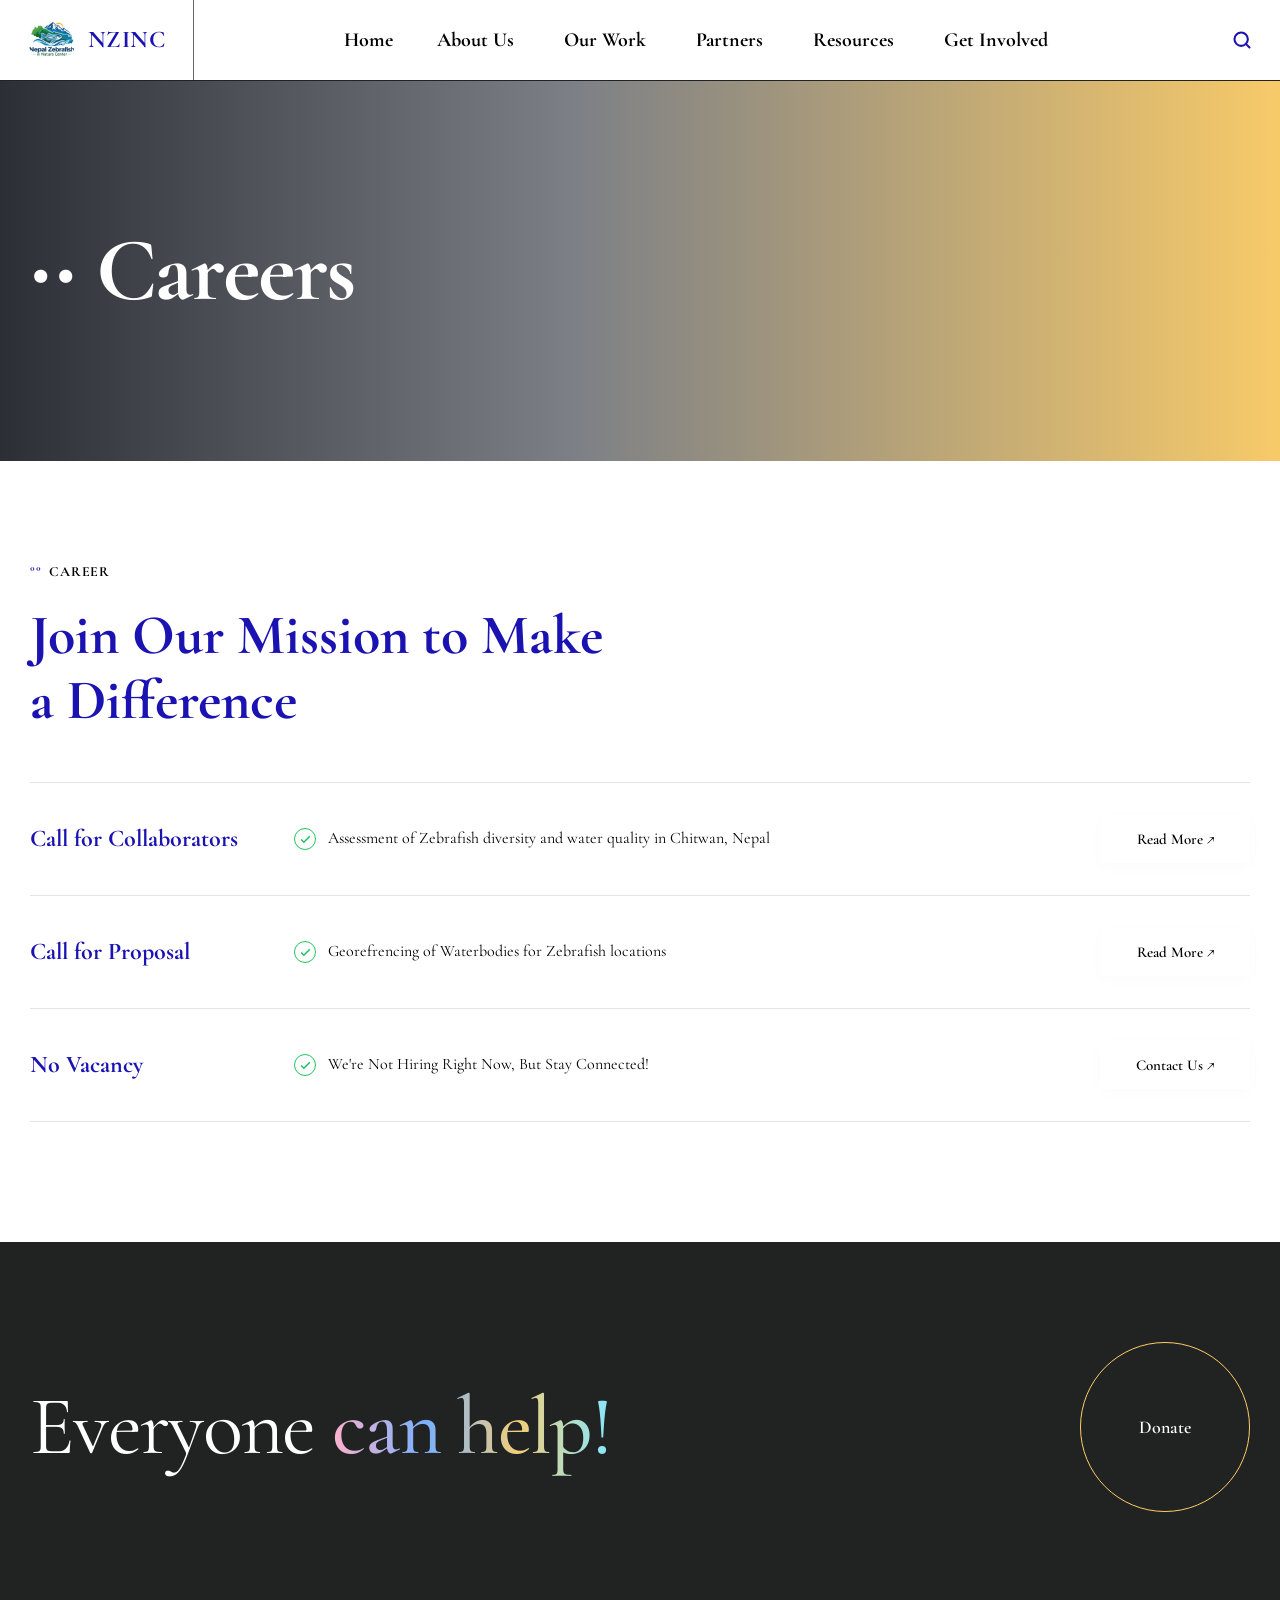
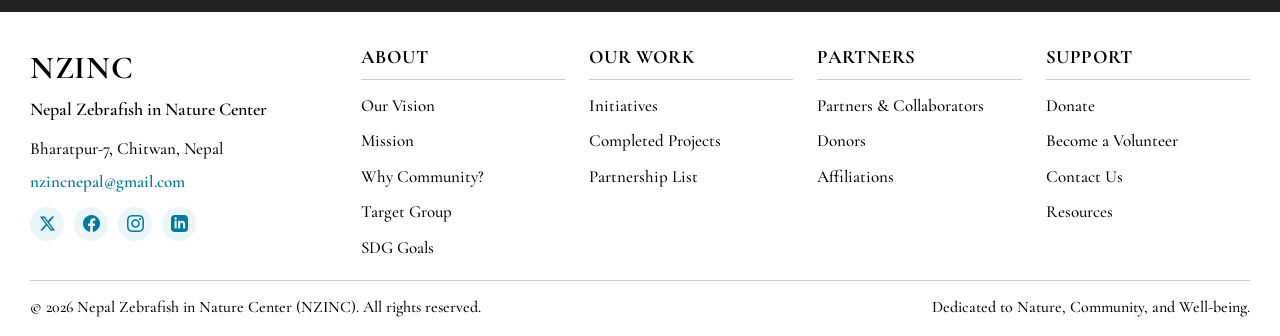
<file: career.html>
<!DOCTYPE html>
<html lang="en">
<head>
  <meta charset="UTF-8">
  <meta name="viewport" content="width=1280">
  <meta name="description" content="Contact Us - Nepal Zebrafish in Nature Center (NZINC)">
  <title>Contact Us - NZINC</title>
  
  <!-- Google Fonts: Cormorant Garamond (Serif Headers/Titles) & Plus Jakarta Sans (Clean Sans-Serif Body/Minor Text) -->
  <link rel="preconnect" href="https://fonts.googleapis.com">
  <link rel="preconnect" href="https://fonts.gstatic.com" crossorigin>
  <link href="https://fonts.googleapis.com/css2?family=Cormorant+Garamond:ital,wght@0,400;0,500;0,600;0,700;1,400;1,600&family=Plus+Jakarta+Sans:ital,wght@0,400;0,500;0,600;0,700;1,400&display=swap" rel="stylesheet">
  
  <style>
    /* ==========================================================================
       DESIGN SYSTEM & VARIABLES (Exact Matched with Reference)
       ========================================================================== */
    :root {
      --primary-blue: #1b12b2;
      --primary-hover: #120b8a;
      --cyan-accent: #00b4d8;
      --cyan-light: #e6f7f9;
      --text-dark: #000000;
      --text-body: #000000;
      --text-muted: #111111;
      --bg-light: #f8f9fa;
      --bg-card: #ffffff;
      --border-color: #e2e5ec;
      --font-main: 'Plus Jakarta Sans', -apple-system, BlinkMacSystemFont, sans-serif;
      --font-serif: 'Cormorant Garamond', Georgia, serif;
      --max-width: 1380px;
    }

    * { box-sizing: border-box; margin: 0; padding: 0; }
    html { scroll-behavior: smooth; }
    body {
      font-family: var(--font-main);
      color: var(--text-dark);
      background-color: #fcfdfe;
      line-height: 1.6;
      font-size: 16px;
      -webkit-font-smoothing: antialiased;
      overflow-x: hidden;
    }

    a { color: inherit; text-decoration: none; }
    img { max-width: 100%; height: auto; display: block; }
    
    .container {
      width: min(var(--max-width), calc(100% - 60px));
      margin-inline: auto;
    }

    /* ==========================================================================
       EXACT NAVIGATION BAR DESIGN WITH DROPDOWNS
       ========================================================================== */
    .site-header {
      position: sticky;
      top: 0;
      left: 0;
      width: 100%;
      z-index: 1000;
      background-color: #ffffff;
      border-bottom: 1.5px solid #222222;
    }

    .header-inner {
      display: flex;
      align-items: center;
      height: 80px;
      width: 100%;
      max-width: 100%;
      padding: 0;
    }

    /* Left Brand Section with Duke Logo Image */
    .brand-section {
      display: flex;
      align-items: center;
      gap: 16px;
      padding: 0 28px;
      height: 100%;
      border-right: 1.5px solid #666666;
      background: #ffffff;
      cursor: pointer;
    }

    .brand-logo-wrap {
      display: flex;
      align-items: center;
      gap: 12px;
      height: 100%;
    }

    .brand-duke-logo {
      width: 48px;
      height: 48px;
      border-radius: 50%;
      object-fit: cover;
    }

    .brand-title {
      font-family: var(--font-serif);
      font-size: 24px;
      font-weight: 700;
      color: #1b12b2;
      letter-spacing: 0.02em;
    }

    /* Main Navigation Links with Dropdown Menu Hovering */
    .nav-links {
      display: flex;
      align-items: center;
      justify-content: center;
      gap: 36px;
      flex-grow: 1;
      height: 100%;
    }

    .nav-item {
      position: relative;
      height: 100%;
      display: flex;
      align-items: center;
    }

    .nav-item > a {
      color: #000000;
      font-family: var(--font-serif);
      font-size: 20px;
      font-weight: 800;
      display: flex;
      align-items: center;
      gap: 6px;
      height: 100%;
      padding: 0 4px;
      transition: color 0.2s ease;
    }

    .nav-item:hover > a {
      color: #1b12b2;
    }

    .nav-item > a span.arrow {
      font-size: 10px;
      color: #000000;
      transform: translateY(1px);
    }

    /* Dropdown Menu Styles (Using Cormorant Garamond / Serif) */
    .dropdown-menu {
      position: absolute;
      top: 100%;
      left: 50%;
      transform: translateX(-50%);
      background-color: #1e1e1e;
      min-width: 210px;
      padding: 22px 24px;
      box-shadow: 0 10px 30px rgba(0, 0, 0, 0.25);
      display: flex;
      flex-direction: column;
      gap: 16px;
      opacity: 0;
      visibility: hidden;
      transition: opacity 0.25s ease, visibility 0.25s ease;
      z-index: 1001;
    }

    .dropdown-menu::before {
      content: "";
      position: absolute;
      top: -2px;
      left: 35%;
      right: 35%;
      height: 2px;
      background-color: #ffffff;
    }

    .nav-item:hover .dropdown-menu {
      opacity: 1;
      visibility: visible;
    }

    .dropdown-menu a {
      color: #ffffff;
      font-family: var(--font-serif);
      font-size: 18px;
      font-weight: 600;
      line-height: 1.3;
      transition: color 0.2s ease;
      white-space: nowrap;
    }

    .dropdown-menu a:hover {
      color: #00b4d8;
    }

    /* Right Search & Mobile Toggle Controls */
    .header-right {
      padding: 0 28px;
      display: flex;
      align-items: center;
      gap: 16px;
    }

    .nav-search-btn {
      background: transparent;
      border: none;
      color: #1b12b2;
      cursor: pointer;
      font-size: 18px;
      display: flex;
      align-items: center;
      justify-content: center;
    }

    .mobile-nav-toggle {
      display: none;
      background: transparent;
      border: none;
      cursor: pointer;
      padding: 4px;
      color: var(--primary-blue);
    }

    .mobile-nav-toggle svg {
      width: 28px;
      height: 28px;
    }

    /* ==========================================================================
       2. HERO SECTION
       ========================================================================== */
    .careers-hero {
      position: relative;
      height: 380px;
      background: url('https://images.unsplash.com/photo-1522202176988-66273c2fd55f?auto=format&fit=crop&w=1800&q=80') center/cover no-repeat;
      display: flex;
      align-items: center;
      color: #ffffff;
      overflow: hidden;
    }

    .careers-hero-overlay {
      position: absolute;
      inset: 0;
      background: linear-gradient(90deg, rgba(15, 18, 25, 0.88) 0%, rgba(20, 25, 35, 0.55) 45%, rgba(245, 175, 25, 0.65) 100%);
    }

    .careers-hero-content {
      position: relative;
      z-index: 2;
      display: flex;
      align-items: center;
      gap: 16px;
    }

    .careers-hero-dots {
      font-size: 40px;
      color: #ffffff;
      line-height: 1;
      letter-spacing: 4px;
    }

    .careers-hero h1 {
      font-size: clamp(48px, 8vw, 90px);
      font-weight: 700;
      font-family: var(--font-serif);
      color: #ffffff;
      letter-spacing: -0.02em;
      line-height: 1;
    }

    /* ==========================================================================
       3. CAREERS LISTING SECTION
       ========================================================================== */
    .careers-section {
      padding: 100px 0 120px;
      background-color: #ffffff;
    }

    .section-kicker {
      font-family: var(--font-serif);
      font-size: 14px;
      font-weight: 700;
      color: #000000;
      display: flex;
      align-items: center;
      gap: 8px;
      margin-bottom: 20px;
      text-transform: uppercase;
      letter-spacing: 0.05em;
    }

    .section-kicker::before {
      content: "°°";
      color: var(--primary-blue);
    }

    .section-main-title {
      font-family: var(--font-serif);
      font-size: clamp(34px, 4.5vw, 56px);
      font-weight: 700;
      color: var(--primary-blue);
      line-height: 1.15;
      margin-bottom: 50px;
    }

    .opportunity-list {
      display: flex;
      flex-direction: column;
    }

    .opportunity-row {
      display: grid;
      grid-template-columns: 240px 1fr 160px;
      align-items: center;
      gap: 24px;
      padding: 32px 0;
      border-bottom: 1px solid var(--border-color);
    }

    .opportunity-row:first-child {
      border-top: 1px solid var(--border-color);
    }

    .opportunity-type {
      font-family: var(--font-serif);
      font-size: 24px;
      font-weight: 700;
      color: var(--primary-blue);
    }

    .opportunity-detail {
      display: flex;
      align-items: flex-start;
      gap: 12px;
    }

    .check-icon {
      width: 22px;
      height: 22px;
      border-radius: 50%;
      border: 1.5px solid #22c55e;
      color: #22c55e;
      display: grid;
      place-items: center;
      flex-shrink: 0;
      margin-top: 2px;
    }

    .check-icon svg {
      width: 13px;
      height: 13px;
      stroke-width: 3;
    }

    .opportunity-desc {
      font-family: var(--font-serif);
      font-size: 16px;
      color: #000000;
      line-height: 1.6;
      font-weight: 400;
    }

    .action-btn-wrap {
      display: flex;
      justify-content: flex-end;
    }

    .btn-rounded-outline {
      display: inline-flex;
      align-items: center;
      justify-content: center;
      gap: 8px;
      padding: 12px 36px;
      border: 1.5px solid var(--font-serif);
      border-radius: 0px;
      color: #000000;
      background: #ffffff;
      font-family: var(--font-serif);
      font-size: 15px;
      font-weight: 600;
      transition: background 0.3s ease, color 0.3s ease, border-color 0.3s ease;
      box-shadow: 0 4px 15px rgba(0,0,0,0.02);
      white-space: nowrap;
    }

    .btn-rounded-outline:hover {
      background: var(--cyan-accent);
      color: #ffffff;
      border-color: var(--cyan-accent);
    }

    /* ==========================================================================
       4. SUPPORT BANNER ("Everyone can help!")
       ========================================================================== */
    .support-donate-banner {
      background-color: #212322;
      color: #ffffff;
      padding: 100px 0;
      position: relative;
    }

    .support-banner-inner {
      display: flex;
      align-items: center;
      justify-content: space-between;
      gap: 30px;
    }

    .support-heading-text {
      font-family: var(--font-serif);
      font-size: clamp(48px, 6.5vw, 100px);
      font-weight: 400;
      color: #ffffff;
      letter-spacing: -0.02em;
      line-height: 1.05;
    }

    .support-heading-text .styled-help {
      background: linear-gradient(90deg, #ffb2cc, #79b0ff, #f3cf7a, #85e8ff);
      -webkit-background-clip: text;
      -webkit-text-fill-color: transparent;
      font-weight: 500;
    }

    .donate-oval-btn {
      width: 170px;
      height: 170px;
      border-radius: 50%;
      border: 1.5px solid #ffcc66;
      display: flex;
      align-items: center;
      justify-content: center;
      color: #ffffff;
      font-family: var(--font-serif);
      font-size: 18px;
      font-weight: 600;
      flex-shrink: 0;
      transition: background 0.3s ease;
    }

    .donate-oval-btn:hover {
      background: rgba(255, 255, 255, 0.08);
    }

    /* ==========================================================================
       7. COMPACT MULTI-COLUMN THEME FOOTER (REMOTE GARAMOND SCRIPT & INCREASED SIZE)
       ========================================================================== */
    .site-footer {
      background-color: #ffffff;
      color: #000000;
      padding: 30px 0 16px;
      font-family: var(--font-serif);
    }

    .footer-grid-multi {
      display: grid;
      grid-template-columns: 1.5fr repeat(4, 1fr);
      gap: 24px;
      padding-bottom: 18px;
      border-bottom: 1.5px solid #cccccc;
    }

    .footer-col-brand h3 {
      font-family: var(--font-serif);
      font-size: 32px;
      font-weight: 700;
      color: #000000;
      margin-bottom: 4px;
      letter-spacing: 0.02em;
    }

    .footer-col-brand p.sub-org {
      font-family: var(--font-serif);
      font-size: 18px;
      font-weight: 600;
      color: #000000;
      margin-bottom: 12px;
      line-height: 1.4;
    }

    .footer-contact-info {
      display: flex;
      flex-direction: column;
      gap: 6px;
      font-family: var(--font-serif);
      font-size: 17px;
      font-weight: 500;
      color: #000000;
      opacity: 1;
      margin-bottom: 12px;
    }

    .footer-contact-info a {
      color: #007b9e;
      text-decoration: none;
      font-weight: 600;
    }

    .footer-contact-info a:hover {
      color: #005b78;
      text-decoration: underline;
    }

    .social-links {
      display: flex;
      align-items: center;
      gap: 10px;
      margin-top: 8px;
    }

    .social-icon-btn {
      width: 34px;
      height: 34px;
      border-radius: 50%;
      background: #eaf5f8;
      color: #007b9e;
      display: grid;
      place-items: center;
      transition: background 0.25s ease, transform 0.25s ease;
    }

    .social-icon-btn:hover {
      background: #d5edf3;
      transform: translateY(-2px);
    }

    .social-icon-btn svg {
      width: 17px;
      height: 17px;
      fill: #007b9e;
    }

    .footer-column h4 {
      font-family: var(--font-serif);
      font-size: 19px;
      font-weight: 700;
      color: #000000;
      margin-bottom: 12px;
      padding-bottom: 6px;
      border-bottom: 1.5px solid #cccccc;
      letter-spacing: 0.03em;
      text-transform: uppercase;
    }

    .footer-column ul {
      list-style: none;
      display: flex;
      flex-direction: column;
      gap: 8px;
      margin: 0;
      padding: 0;
    }

    .footer-column ul li a {
      font-family: var(--font-serif);
      font-size: 17px;
      font-weight: 500;
      color: #000000;
      opacity: 1;
      text-decoration: none;
      transition: color 0.2s ease;
    }

    .footer-column ul li a:hover {
      color: #007b9e;
    }

    .footer-bottom-bar {
      display: flex;
      justify-content: space-between;
      align-items: center;
      padding-top: 14px;
      font-family: var(--font-serif);
      font-size: 16px;
      font-weight: 500;
      color: #000000;
      opacity: 1;
      flex-wrap: wrap;
      gap: 10px;
    }

    /* Responsive Design */
    @media (max-width: 0px) {
      .footer-grid-multi {
        grid-template-columns: repeat(3, 1fr);
        gap: 20px;
      }

      .footer-col-brand {
        grid-column: span 3;
      }
    }

    @media (max-width: 0px) {
      .container { width: calc(100% - 32px); }
      .header-inner { justify-content: space-between; padding: 0 16px; }
      
      .mobile-nav-toggle { display: block; }
      
      .nav-links {
        display: flex;
        flex-direction: column;
        position: absolute;
        top: 100%;
        left: 0;
        width: 100%;
        background-color: #ffffff;
        border-bottom: 1.5px solid #222222;
        padding: 20px 24px;
        height: auto;
        gap: 0;
        box-shadow: 0 10px 20px rgba(0,0,0,0.1);
        max-height: 0;
        overflow: hidden;
        opacity: 0;
        visibility: hidden;
        transition: max-height 0.35s ease, opacity 0.3s ease, visibility 0.3s ease;
      }

      .nav-links.is-active {
        max-height: 600px;
        opacity: 1;
        visibility: visible;
        overflow-y: auto;
      }

      .nav-item {
        width: 100%;
        flex-direction: column;
        align-items: flex-start;
        height: auto;
        border-bottom: 1px solid var(--border-color);
      }

      .nav-item:last-child {
        border-bottom: none;
      }

      .nav-item > a {
        width: 100%;
        padding: 14px 0;
        justify-content: space-between;
        font-size: 20px;
      }

      .dropdown-menu {
        position: static;
        transform: none;
        background-color: #262626;
        width: 100%;
        padding: 12px 18px;
        box-shadow: none;
        display: none;
        opacity: 1;
        visibility: visible;
        margin-bottom: 12px;
        border-radius: 6px;
      }

      .dropdown-menu::before {
        display: none;
      }

      .nav-item.open .dropdown-menu {
        display: flex;
      }

      .opportunity-row {
        grid-template-columns: 1fr;
        gap: 16px;
      }
      .action-btn-wrap {
        justify-content: flex-start;
      }
      .support-banner-inner {
        flex-direction: column;
        text-align: center;
      }
      .footer-grid-multi { grid-template-columns: 1fr; gap: 30px; }
      .footer-bottom-bar { flex-direction: column; text-align: center; gap: 15px; }
      .donate-oval-btn { width: 140px; height: 140px; font-size: 18px; }
    }
  
    /* Touch/mobile devices: bigger navigation bar (desktop/laptop unchanged) */
    @media (hover: none) and (pointer: coarse) {
      html, body { overflow-x: hidden; }
      .header-inner { height: 110px; }
      .brand-section { padding: 0 24px; gap: 14px; flex-shrink: 0; white-space: nowrap; }
      .brand-logo-wrap { gap: 14px; }
      .brand-duke-logo { width: 64px; height: 64px; flex-shrink: 0; }
      .brand-title { font-size: 34px; }
      .nav-links { gap: 30px; flex-wrap: nowrap; min-width: 0; }
      .nav-item > a { font-size: 26px; gap: 8px; white-space: nowrap; }
      .nav-item > a span.arrow { font-size: 13px; }
      .dropdown-menu { min-width: 260px; padding: 28px 30px; gap: 20px; }
      .dropdown-menu a { font-size: 24px; }
      .header-right { padding: 0 28px; flex-shrink: 0; }
      .nav-search-btn svg { width: 32px; height: 32px; }
    }
  </style>
</head>
<body>

  <!-- ==========================================================================
     HEADER / NAVIGATION WITH DROPDOWNS & DUKE LOGO
     ========================================================================== -->
  <header class="site-header">
    <div class="header-inner">
      <a href="index.html" class="brand-section" aria-label="Go to Home">
        <div class="brand-logo-wrap">
          <img src="Image/english.png" alt="NZINC Logo" class="brand-duke-logo" onerror="this.onerror=null; this.src='https://images.unsplash.com/photo-1534528741775-53994a69daeb?auto=format&fit=crop&w=150&q=80';">
          <span class="brand-title">NZINC</span>
        </div>
      </a>
      
      <nav class="nav-links" id="navLinks" aria-label="Main Menu">
        <div class="nav-item">
          <a href="index.html">Home</a>
        </div>

        <div class="nav-item">
          <a href="about.html" class="dropdown-toggle">About Us <span class="arrow"></span></a>
          <div class="dropdown-menu">
            <a href="about.html#who-we-are">Who are we?</a>
            <a href="about.html#mission">Our Mission</a>
            <a href="about.html#community">Why Community?</a>
            <a href="about.html#impact">Our Impact</a>
          </div>
        </div>

        <div class="nav-item">
          <a href="projects.html" class="dropdown-toggle">Our Work <span class="arrow"></span></a>
          <div class="dropdown-menu">
            <a href="projects.html#focus-areas">Focus Areas</a>
            <a href="projects.html#projects">Projects</a>
            <a href="projects.html#stories">Success Stories</a>
            <a href="projects.html#initiatives">Established Initiatives</a>
          </div>
        </div>

        <div class="nav-item">
          <a href="partners.html" class="dropdown-toggle">Partners <span class="arrow"></span></a>
          <div class="dropdown-menu">
            <a href="partners.html#partners">Partners</a>
            <a href="partners.html#donors">Donors</a>
            <a href="partners.html#affiliations">Affiliations</a>
          </div>
        </div>

        <div class="nav-item">
          <a href="#resources" class="dropdown-toggle">Resources <span class="arrow"></span></a>
          <div class="dropdown-menu">
            <a href="publications.html">Publications</a>
            <a href="gallery.html">Media Library</a>
            <a href="news.html">News</a>
            <a href="faq.html">FAQ</a>
          </div>
        </div>

        <div class="nav-item">
          <a href="contact.html" class="dropdown-toggle">Get Involved <span class="arrow"></span></a>
          <div class="dropdown-menu">
            <a href="donate.html">Donate</a>
            <a href="volunteer.html">Become a Volunteer</a>
            <a href="careers.html">Careers</a>
            <a href="contact.html">Contact Us</a>
          </div>
        </div>
      </nav>

      <div class="header-right">
        <button class="nav-search-btn" aria-label="Search">
          <svg width="20" height="20" viewBox="0 0 24 24" fill="none" stroke="currentColor" stroke-width="2.5" stroke-linecap="round" stroke-linejoin="round">
            <circle cx="11" cy="11" r="8"></circle>
            <line x1="21" y1="21" x2="16.65" y2="16.65"></line>
          </svg>
        </button>
        <button class="mobile-nav-toggle" id="menuToggle" aria-label="Toggle menu" aria-expanded="false">
          <svg viewBox="0 0 24 24" fill="none" stroke="currentColor" stroke-width="2" stroke-linecap="round" stroke-linejoin="round">
            <line x1="3" y1="12" x2="21" y2="12"></line>
            <line x1="3" y1="6" x2="21" y2="6"></line>
            <line x1="3" y1="18" x2="21" y2="18"></line>
          </svg>
        </button>
      </div>
    </div>
  </header>

  <main>
    <!-- ==========================================================================
       2. HERO SECTION
       ========================================================================== -->
    <section class="careers-hero">
      <div class="careers-hero-overlay"></div>
      <div class="container careers-hero-content">
        <span class="careers-hero-dots">••</span>
        <h1>Careers</h1>
      </div>
    </section>

    <!-- ==========================================================================
       3. CAREERS & CALL FOR PROPOSALS
       ========================================================================== -->
    <section class="careers-section">
      <div class="container">
        <p class="section-kicker">Career</p>
        <h2 class="section-main-title">Join Our Mission to Make<br>a Difference</h2>

        <div class="opportunity-list">
          
          <!-- Proposal Item 1 -->
          <div class="opportunity-row">
            <div class="opportunity-type">Call for Collaborators</div>
            <div class="opportunity-detail">
              <div class="check-icon">
                <svg viewBox="0 0 24 24" fill="none" stroke="currentColor"><polyline points="20 6 9 17 4 12"></polyline></svg>
              </div>
              <p class="opportunity-desc">
                Assessment of Zebrafish diversity and water quality in Chitwan, Nepal
              </p>
            </div>
            <div class="action-btn-wrap">
              <a href="contact.html" class="btn-rounded-outline">Read More ↗</a>
            </div>
          </div>

          <!-- Proposal Item 2 -->
          <div class="opportunity-row">
            <div class="opportunity-type">Call for Proposal</div>
            <div class="opportunity-detail">
              <div class="check-icon">
                <svg viewBox="0 0 24 24" fill="none" stroke="currentColor"><polyline points="20 6 9 17 4 12"></polyline></svg>
              </div>
              <p class="opportunity-desc">
                Georefrencing of Waterbodies for Zebrafish locations
              </p>
            </div>
            <div class="action-btn-wrap">
              <a href="contact.html" class="btn-rounded-outline">Read More ↗</a>
            </div>
          </div>

          <!-- No Vacancy Item -->
          <div class="opportunity-row">
            <div class="opportunity-type">No Vacancy</div>
            <div class="opportunity-detail">
              <div class="check-icon">
                <svg viewBox="0 0 24 24" fill="none" stroke="currentColor"><polyline points="20 6 9 17 4 12"></polyline></svg>
              </div>
              <p class="opportunity-desc">
                We're Not Hiring Right Now, But Stay Connected!
              </p>
            </div>
            <div class="action-btn-wrap">
              <a href="contact.html" class="btn-rounded-outline">Contact Us ↗</a>
            </div>
          </div>

        </div>
      </div>
    </section>

    <!-- ==========================================================================
       4. SUPPORT BANNER ("Everyone can help!")
       ========================================================================== -->
    <section class="support-donate-banner">
      <div class="container support-banner-inner">
        <h2 class="support-heading-text">
          Everyone <span class="styled-help">can help!</span>
        </h2>
        <a href="donate.html" class="donate-oval-btn">
          Donate
        </a>
      </div>
    </section>
  </main>

  <!-- ==========================================================================
     7. MULTI-COLUMN THEME FOOTER (FULL CORMORANT GARAMOND & INCREASED FONT SIZES)
     ========================================================================== -->
  <footer class="site-footer">
    <div class="container">
      <div class="footer-grid-multi">
        <!-- Col 1: Brand, Address, Email & Socials -->
        <div class="footer-col-brand">
          <h3>NZINC</h3>
          <p class="sub-org">Nepal Zebrafish in Nature Center</p>
          <div class="footer-contact-info">
            <span> Bharatpur-7, Chitwan, Nepal</span>
            <span><a href="mailto:nzincnepal@gmail.com">nzincnepal@gmail.com</a></span>
          </div>
          <div class="social-links">
            <a href="https://x.com/NZINC_Nepal" class="social-icon-btn" aria-label="Twitter">
              <svg viewBox="0 0 24 24"><path d="M18.244 2.25h3.308l-7.227 8.26 8.502 11.24H16.17l-5.214-6.817L4.99 21.75H1.68l7.73-8.835L1.254 2.25H8.08l4.713 6.231zm-1.161 17.52h1.833L7.084 4.126H5.117z"/></svg>
            </a>
            <a href="https://www.facebook.com/p/Nepal-Zebra-Fish-In-Nature-Center-NZINC-61596320360359/" class="social-icon-btn" aria-label="Facebook">
              <svg viewBox="0 0 24 24"><path d="M24 12.073c0-6.627-5.373-12-12-12s-12 5.373-12 12c0 5.99 4.388 10.954 10.125 11.854v-8.385H7.078v-3.47h3.047V9.43c0-3.007 1.792-4.669 4.533-4.669 1.312 0 2.686.235 2.686.235v2.953H15.83c-1.491 0-1.956.925-1.956 1.874v2.25h3.328l-.532 3.47h-2.796v8.385C19.612 23.027 24 18.062 24 12.073z"/></svg>
            </a>
            <a href="#" class="social-icon-btn" aria-label="Instagram">
              <svg viewBox="0 0 24 24"><path d="M12 2.163c3.204 0 3.584.012 4.85.07 3.252.148 4.771 1.691 4.919 4.919.058 1.265.069 1.645.069 4.849 0 3.205-.012 3.584-.069 4.849-.149 3.225-1.664 4.771-4.919 4.919-1.266.058-1.644.07-4.85.07-3.204 0-3.584-.012-4.849-.07-3.26-.149-4.771-1.699-4.919-4.92-.058-1.265-.07-1.644-.07-4.849 0-3.204.013-3.583.07-4.849.149-3.227 1.664-4.771 4.919-4.919 1.266-.057 1.645-.069 4.849-.069zm0-2.163c-3.259 0-3.667.014-4.947.072-4.358.2-6.78 2.618-6.98 6.98-.059 1.281-.073 1.689-.073 4.948 0 3.259.014 3.668.072 4.948.2 4.358 2.618 6.78 6.98 6.98 1.281.058 1.689.072 4.948.072 3.259 0 3.668-.014 4.948-.072 4.354-.2 6.782-2.618 6.979-6.98.059-1.28.073-1.689.073-4.948 0-3.259-.014-3.667-.072-4.947-.196-4.354-2.617-6.78-6.979-6.98-1.281-.059-1.69-.073-4.949-.073zm0 5.838c-3.403 0-6.162 2.759-6.162 6.162s2.759 6.163 6.162 6.163 6.162-2.759 6.162-6.163c0-3.403-2.759-6.162-6.162-6.162zm0 10.162c-2.209 0-4-1.79-4-4 0-2.209 1.791-4 4-4s4 1.791 4 4c0 2.21-1.791 4-4 4zm6.406-11.845c-.796 0-1.441.645-1.441 1.44s.645 1.44 1.441 1.44c.795 0 1.439-.645 1.439-1.44s-.644-1.44-1.439-1.44z"/></svg>
            </a>
            <a href="#" class="social-icon-btn" aria-label="LinkedIn">
              <svg viewBox="0 0 24 24"><path d="M19 0h-14c-2.761 0-5 2.239-5 5v14c0 2.761 2.239 5 5 5h14c2.762 0 5-2.239 5-5v-14c0-2.761-2.238-5-5-5zm-11 19h-3v-11h3v11zm-1.5-12.268c-.966 0-1.75-.79-1.75-1.764s.784-1.764 1.75-1.764 1.75.79 1.75 1.764-.783 1.764-1.75 1.764zm13.5 12.268h-3v-5.604c0-3.368-4-3.113-4 0v5.604h-3v-11h3v1.765c1.396-2.586 7-2.777 7 2.476v6.759z"/></svg>
            </a>
          </div>
        </div>

        <!-- Col 2: About & Vision -->
        <div class="footer-column">
          <h4>About</h4>
          <ul>
            <li><a href="about.html#vision">Our Vision</a></li>
            <li><a href="about.html#mission">Mission</a></li>
            <li><a href="about.html#why-community">Why Community?</a></li>
            <li><a href="about.html#target-group">Target Group</a></li>
            <li><a href="about.html#sdgs">SDG Goals</a></li>
          </ul>
        </div>

        <!-- Col 3: Our Work -->
        <div class="footer-column">
          <h4>Our Work</h4>
          <ul>
            <li><a href="projects.html#initiatives">Initiatives</a></li>
            <li><a href="projects.html#completed">Completed Projects</a></li>
            <li><a href="projects.html#partnerships">Partnership List</a></li>
          </ul>
        </div>

        <!-- Col 4: Partners -->
        <div class="footer-column">
          <h4>Partners</h4>
          <ul>
            <li><a href="partners.html#partners">Partners &amp; Collaborators</a></li>
            <li><a href="partners.html#donors">Donors</a></li>
            <li><a href="partners.html#affiliations">Affiliations</a></li>
          </ul>
        </div>

        <!-- Col 5: Support & Contact -->
        <div class="footer-column">
          <h4>Support</h4>
          <ul>
            <li><a href="donate.html">Donate</a></li>
            <li><a href="contact.html#volunteer">Become a Volunteer</a></li>
            <li><a href="contact.html">Contact Us</a></li>
            <li><a href="resources.html">Resources</a></li>
          </ul>
        </div>
      </div>

      <!-- Bottom Bar -->
      <div class="footer-bottom-bar">
        <div>© 2026 Nepal Zebrafish in Nature Center (NZINC). All rights reserved.</div>
        <div style="opacity: 1;">Dedicated to Nature, Community, and Well-being.</div>
      </div>
    </div>
  </footer>

  <!-- Scripts: Mobile Navigation Toggle -->
  <script>
    const menuToggle = document.getElementById('menuToggle');
    const navLinks = document.getElementById('navLinks');

    menuToggle.addEventListener('click', () => {
      const expanded = menuToggle.getAttribute('aria-expanded') === 'true';
      menuToggle.setAttribute('aria-expanded', !expanded);
      navLinks.classList.toggle('is-active');
    });

    const dropdownToggles = document.querySelectorAll('.dropdown-toggle');
    dropdownToggles.forEach(toggle => {
      toggle.addEventListener('click', (e) => {
        if (window.innerWidth <= 0) {
          e.preventDefault();
          const parentItem = toggle.closest('.nav-item');
          parentItem.classList.toggle('open');
        }
      });
    });
  </script>
</body>
</html>
</file>
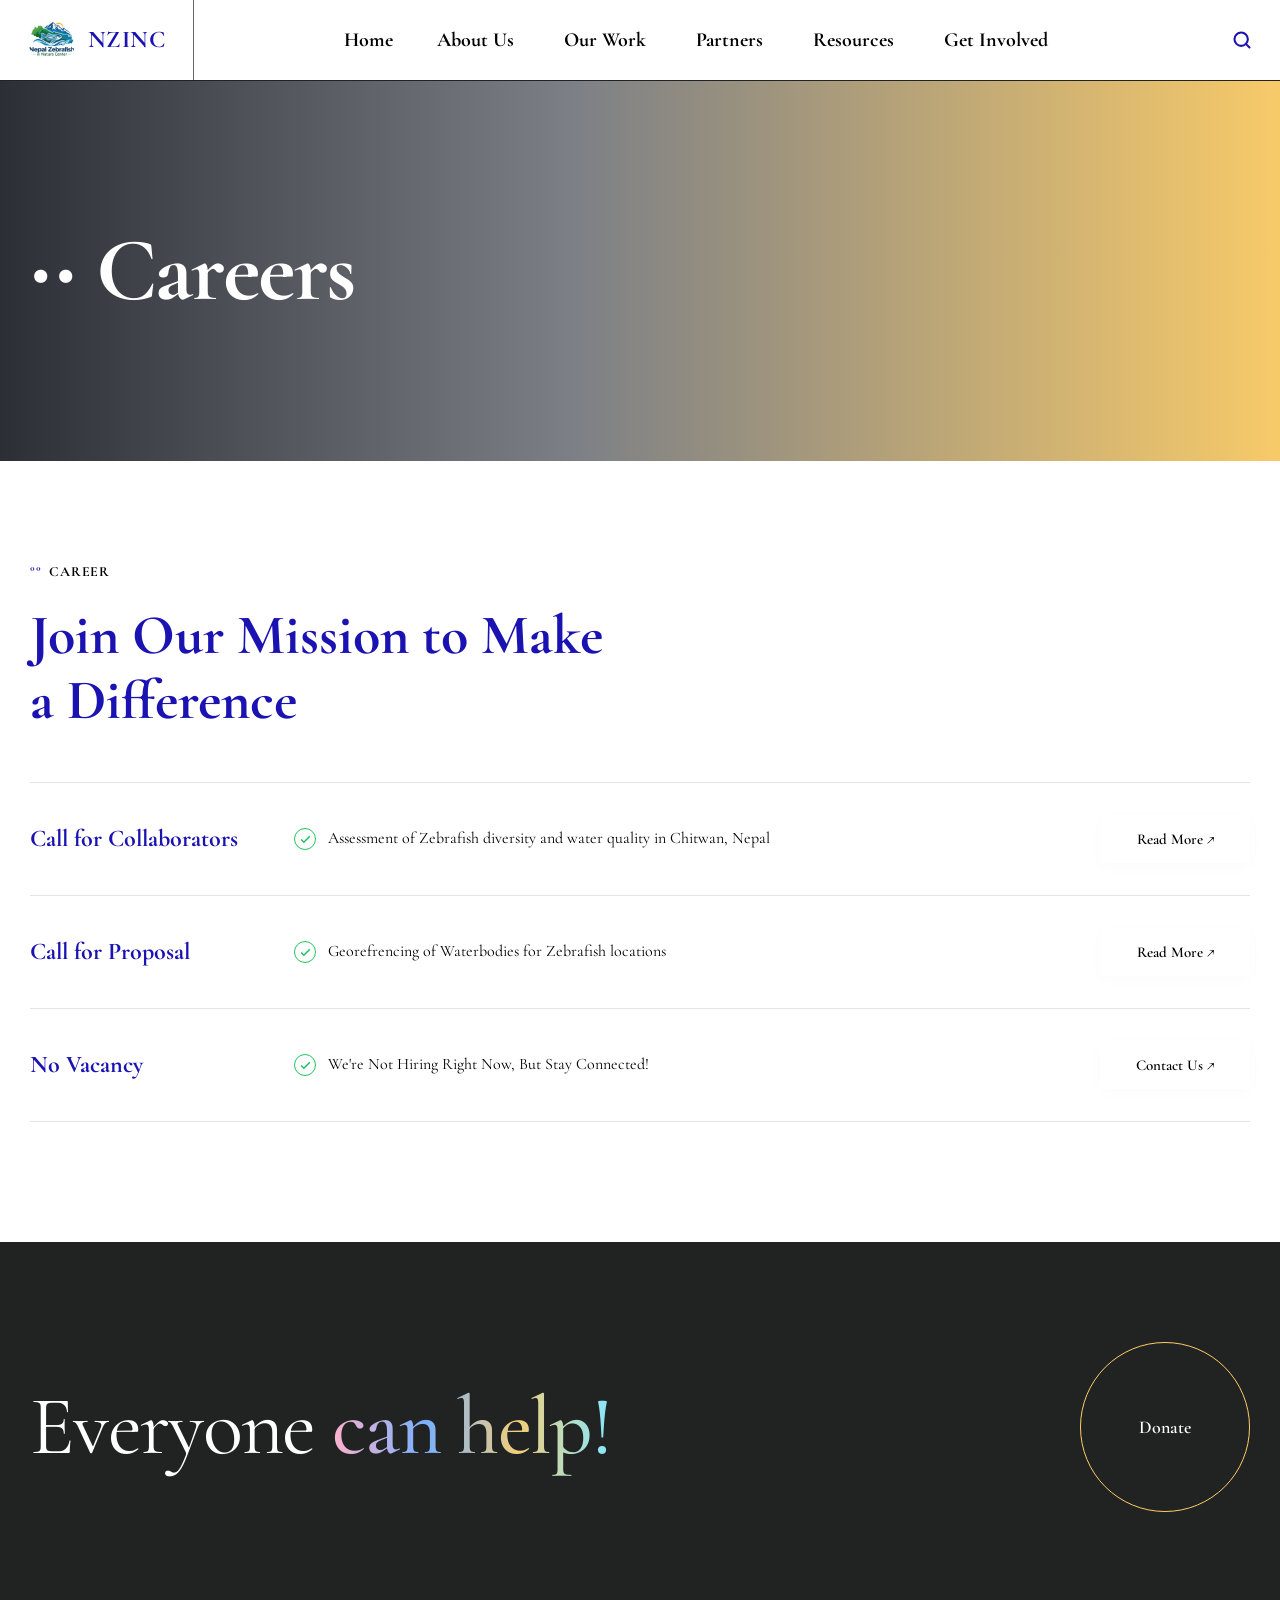
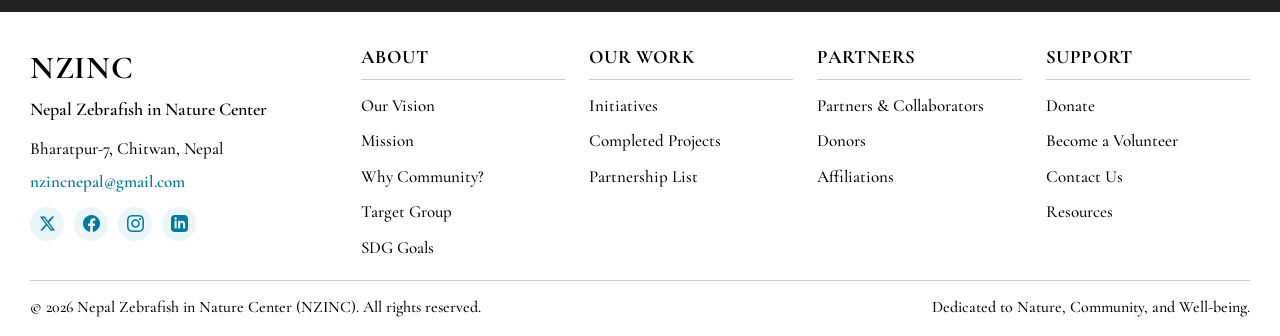
<file: careers.html>
<!DOCTYPE html>
<html lang="en">
<head>
  <meta charset="UTF-8">
  <meta name="viewport" content="width=device-width, initial-scale=1.0">
  <meta name="description" content="Contact Us - Nepal Zebrafish in Nature Center (NZINC)">
  <title>Contact Us - NZINC</title>
  
  <!-- Google Fonts: Cormorant Garamond (Serif Headers/Titles) & Plus Jakarta Sans (Clean Sans-Serif Body/Minor Text) -->
  <link rel="preconnect" href="https://fonts.googleapis.com">
  <link rel="preconnect" href="https://fonts.gstatic.com" crossorigin>
  <link href="https://fonts.googleapis.com/css2?family=Cormorant+Garamond:ital,wght@0,400;0,500;0,600;0,700;1,400;1,600&family=Plus+Jakarta+Sans:ital,wght@0,400;0,500;0,600;0,700;1,400&display=swap" rel="stylesheet">
  
  <style>
    /* ==========================================================================
       DESIGN SYSTEM & VARIABLES (Exact Matched with Reference)
       ========================================================================== */
    :root {
      --primary-blue: #1b12b2;
      --primary-hover: #120b8a;
      --cyan-accent: #00b4d8;
      --cyan-light: #e6f7f9;
      --text-dark: #000000;
      --text-body: #000000;
      --text-muted: #111111;
      --bg-light: #f8f9fa;
      --bg-card: #ffffff;
      --border-color: #e2e5ec;
      --font-main: 'Plus Jakarta Sans', -apple-system, BlinkMacSystemFont, sans-serif;
      --font-serif: 'Cormorant Garamond', Georgia, serif;
      --max-width: 1380px;
    }

    * { box-sizing: border-box; margin: 0; padding: 0; }
    html { scroll-behavior: smooth; }
    body {
      font-family: var(--font-main);
      color: var(--text-dark);
      background-color: #fcfdfe;
      line-height: 1.6;
      font-size: 16px;
      -webkit-font-smoothing: antialiased;
      overflow-x: hidden;
    }

    a { color: inherit; text-decoration: none; }
    img { max-width: 100%; height: auto; display: block; }
    
    .container {
      width: min(var(--max-width), calc(100% - 60px));
      margin-inline: auto;
    }

    /* ==========================================================================
       EXACT NAVIGATION BAR DESIGN WITH DROPDOWNS
       ========================================================================== */
    .site-header {
      position: sticky;
      top: 0;
      left: 0;
      width: 100%;
      z-index: 1000;
      background-color: #ffffff;
      border-bottom: 1.5px solid #222222;
    }

    .header-inner {
      display: flex;
      align-items: center;
      height: 80px;
      width: 100%;
      max-width: 100%;
      padding: 0;
    }

    /* Left Brand Section with Duke Logo Image */
    .brand-section {
      display: flex;
      align-items: center;
      gap: 16px;
      padding: 0 28px;
      height: 100%;
      border-right: 1.5px solid #666666;
      background: #ffffff;
      cursor: pointer;
    }

    .brand-logo-wrap {
      display: flex;
      align-items: center;
      gap: 12px;
      height: 100%;
    }

    .brand-duke-logo {
      width: 48px;
      height: 48px;
      border-radius: 50%;
      object-fit: cover;
    }

    .brand-title {
      font-family: var(--font-serif);
      font-size: 24px;
      font-weight: 700;
      color: #1b12b2;
      letter-spacing: 0.02em;
    }

    /* Main Navigation Links with Dropdown Menu Hovering */
    .nav-links {
      display: flex;
      align-items: center;
      justify-content: center;
      gap: 36px;
      flex-grow: 1;
      height: 100%;
    }

    .nav-item {
      position: relative;
      height: 100%;
      display: flex;
      align-items: center;
    }

    .nav-item > a {
      color: #000000;
      font-family: var(--font-serif);
      font-size: 20px;
      font-weight: 800;
      display: flex;
      align-items: center;
      gap: 6px;
      height: 100%;
      padding: 0 4px;
      transition: color 0.2s ease;
    }

    .nav-item:hover > a {
      color: #1b12b2;
    }

    .nav-item > a span.arrow {
      font-size: 10px;
      color: #000000;
      transform: translateY(1px);
    }

    /* Dropdown Menu Styles (Using Cormorant Garamond / Serif) */
    .dropdown-menu {
      position: absolute;
      top: 100%;
      left: 50%;
      transform: translateX(-50%);
      background-color: #1e1e1e;
      min-width: 210px;
      padding: 22px 24px;
      box-shadow: 0 10px 30px rgba(0, 0, 0, 0.25);
      display: flex;
      flex-direction: column;
      gap: 16px;
      opacity: 0;
      visibility: hidden;
      transition: opacity 0.25s ease, visibility 0.25s ease;
      z-index: 1001;
    }

    .dropdown-menu::before {
      content: "";
      position: absolute;
      top: -2px;
      left: 35%;
      right: 35%;
      height: 2px;
      background-color: #ffffff;
    }

    .nav-item:hover .dropdown-menu {
      opacity: 1;
      visibility: visible;
    }

    .dropdown-menu a {
      color: #ffffff;
      font-family: var(--font-serif);
      font-size: 18px;
      font-weight: 600;
      line-height: 1.3;
      transition: color 0.2s ease;
      white-space: nowrap;
    }

    .dropdown-menu a:hover {
      color: #00b4d8;
    }

    /* Right Search & Mobile Toggle Controls */
    .header-right {
      padding: 0 28px;
      display: flex;
      align-items: center;
      gap: 16px;
    }

    .nav-search-btn {
      background: transparent;
      border: none;
      color: #1b12b2;
      cursor: pointer;
      font-size: 18px;
      display: flex;
      align-items: center;
      justify-content: center;
    }

    .mobile-nav-toggle {
      display: none;
      background: transparent;
      border: none;
      cursor: pointer;
      padding: 4px;
      color: var(--primary-blue);
    }

    .mobile-nav-toggle svg {
      width: 28px;
      height: 28px;
    }

    /* ==========================================================================
       2. HERO SECTION
       ========================================================================== */
    .careers-hero {
      position: relative;
      height: 380px;
      background: url('https://images.unsplash.com/photo-1522202176988-66273c2fd55f?auto=format&fit=crop&w=1800&q=80') center/cover no-repeat;
      display: flex;
      align-items: center;
      color: #ffffff;
      overflow: hidden;
    }

    .careers-hero-overlay {
      position: absolute;
      inset: 0;
      background: linear-gradient(90deg, rgba(15, 18, 25, 0.88) 0%, rgba(20, 25, 35, 0.55) 45%, rgba(245, 175, 25, 0.65) 100%);
    }

    .careers-hero-content {
      position: relative;
      z-index: 2;
      display: flex;
      align-items: center;
      gap: 16px;
    }

    .careers-hero-dots {
      font-size: 40px;
      color: #ffffff;
      line-height: 1;
      letter-spacing: 4px;
    }

    .careers-hero h1 {
      font-size: clamp(48px, 8vw, 90px);
      font-weight: 700;
      font-family: var(--font-serif);
      color: #ffffff;
      letter-spacing: -0.02em;
      line-height: 1;
    }

    /* ==========================================================================
       3. CAREERS LISTING SECTION
       ========================================================================== */
    .careers-section {
      padding: 100px 0 120px;
      background-color: #ffffff;
    }

    .section-kicker {
      font-family: var(--font-serif);
      font-size: 14px;
      font-weight: 700;
      color: #000000;
      display: flex;
      align-items: center;
      gap: 8px;
      margin-bottom: 20px;
      text-transform: uppercase;
      letter-spacing: 0.05em;
    }

    .section-kicker::before {
      content: "°°";
      color: var(--primary-blue);
    }

    .section-main-title {
      font-family: var(--font-serif);
      font-size: clamp(34px, 4.5vw, 56px);
      font-weight: 700;
      color: var(--primary-blue);
      line-height: 1.15;
      margin-bottom: 50px;
    }

    .opportunity-list {
      display: flex;
      flex-direction: column;
    }

    .opportunity-row {
      display: grid;
      grid-template-columns: 240px 1fr 160px;
      align-items: center;
      gap: 24px;
      padding: 32px 0;
      border-bottom: 1px solid var(--border-color);
    }

    .opportunity-row:first-child {
      border-top: 1px solid var(--border-color);
    }

    .opportunity-type {
      font-family: var(--font-serif);
      font-size: 24px;
      font-weight: 700;
      color: var(--primary-blue);
    }

    .opportunity-detail {
      display: flex;
      align-items: flex-start;
      gap: 12px;
    }

    .check-icon {
      width: 22px;
      height: 22px;
      border-radius: 50%;
      border: 1.5px solid #22c55e;
      color: #22c55e;
      display: grid;
      place-items: center;
      flex-shrink: 0;
      margin-top: 2px;
    }

    .check-icon svg {
      width: 13px;
      height: 13px;
      stroke-width: 3;
    }

    .opportunity-desc {
      font-family: var(--font-serif);
      font-size: 16px;
      color: #000000;
      line-height: 1.6;
      font-weight: 400;
    }

    .action-btn-wrap {
      display: flex;
      justify-content: flex-end;
    }

    .btn-rounded-outline {
      display: inline-flex;
      align-items: center;
      justify-content: center;
      gap: 8px;
      padding: 12px 36px;
      border: 1.5px solid var(--font-serif);
      border-radius: 0px;
      color: #000000;
      background: #ffffff;
      font-family: var(--font-serif);
      font-size: 15px;
      font-weight: 600;
      transition: background 0.3s ease, color 0.3s ease, border-color 0.3s ease;
      box-shadow: 0 4px 15px rgba(0,0,0,0.02);
      white-space: nowrap;
    }

    .btn-rounded-outline:hover {
      background: var(--cyan-accent);
      color: #ffffff;
      border-color: var(--cyan-accent);
    }

    /* ==========================================================================
       4. SUPPORT BANNER ("Everyone can help!")
       ========================================================================== */
    .support-donate-banner {
      background-color: #212322;
      color: #ffffff;
      padding: 100px 0;
      position: relative;
    }

    .support-banner-inner {
      display: flex;
      align-items: center;
      justify-content: space-between;
      gap: 30px;
    }

    .support-heading-text {
      font-family: var(--font-serif);
      font-size: clamp(48px, 6.5vw, 100px);
      font-weight: 400;
      color: #ffffff;
      letter-spacing: -0.02em;
      line-height: 1.05;
    }

    .support-heading-text .styled-help {
      background: linear-gradient(90deg, #ffb2cc, #79b0ff, #f3cf7a, #85e8ff);
      -webkit-background-clip: text;
      -webkit-text-fill-color: transparent;
      font-weight: 500;
    }

    .donate-oval-btn {
      width: 170px;
      height: 170px;
      border-radius: 50%;
      border: 1.5px solid #ffcc66;
      display: flex;
      align-items: center;
      justify-content: center;
      color: #ffffff;
      font-family: var(--font-serif);
      font-size: 18px;
      font-weight: 600;
      flex-shrink: 0;
      transition: background 0.3s ease;
    }

    .donate-oval-btn:hover {
      background: rgba(255, 255, 255, 0.08);
    }

    /* ==========================================================================
       7. COMPACT MULTI-COLUMN THEME FOOTER (REMOTE GARAMOND SCRIPT & INCREASED SIZE)
       ========================================================================== */
    .site-footer {
      background-color: #ffffff;
      color: #000000;
      padding: 30px 0 16px;
      font-family: var(--font-serif);
    }

    .footer-grid-multi {
      display: grid;
      grid-template-columns: 1.5fr repeat(4, 1fr);
      gap: 24px;
      padding-bottom: 18px;
      border-bottom: 1.5px solid #cccccc;
    }

    .footer-col-brand h3 {
      font-family: var(--font-serif);
      font-size: 32px;
      font-weight: 700;
      color: #000000;
      margin-bottom: 4px;
      letter-spacing: 0.02em;
    }

    .footer-col-brand p.sub-org {
      font-family: var(--font-serif);
      font-size: 18px;
      font-weight: 600;
      color: #000000;
      margin-bottom: 12px;
      line-height: 1.4;
    }

    .footer-contact-info {
      display: flex;
      flex-direction: column;
      gap: 6px;
      font-family: var(--font-serif);
      font-size: 17px;
      font-weight: 500;
      color: #000000;
      opacity: 1;
      margin-bottom: 12px;
    }

    .footer-contact-info a {
      color: #007b9e;
      text-decoration: none;
      font-weight: 600;
    }

    .footer-contact-info a:hover {
      color: #005b78;
      text-decoration: underline;
    }

    .social-links {
      display: flex;
      align-items: center;
      gap: 10px;
      margin-top: 8px;
    }

    .social-icon-btn {
      width: 34px;
      height: 34px;
      border-radius: 50%;
      background: #eaf5f8;
      color: #007b9e;
      display: grid;
      place-items: center;
      transition: background 0.25s ease, transform 0.25s ease;
    }

    .social-icon-btn:hover {
      background: #d5edf3;
      transform: translateY(-2px);
    }

    .social-icon-btn svg {
      width: 17px;
      height: 17px;
      fill: #007b9e;
    }

    .footer-column h4 {
      font-family: var(--font-serif);
      font-size: 19px;
      font-weight: 700;
      color: #000000;
      margin-bottom: 12px;
      padding-bottom: 6px;
      border-bottom: 1.5px solid #cccccc;
      letter-spacing: 0.03em;
      text-transform: uppercase;
    }

    .footer-column ul {
      list-style: none;
      display: flex;
      flex-direction: column;
      gap: 8px;
      margin: 0;
      padding: 0;
    }

    .footer-column ul li a {
      font-family: var(--font-serif);
      font-size: 17px;
      font-weight: 500;
      color: #000000;
      opacity: 1;
      text-decoration: none;
      transition: color 0.2s ease;
    }

    .footer-column ul li a:hover {
      color: #007b9e;
    }

    .footer-bottom-bar {
      display: flex;
      justify-content: space-between;
      align-items: center;
      padding-top: 14px;
      font-family: var(--font-serif);
      font-size: 16px;
      font-weight: 500;
      color: #000000;
      opacity: 1;
      flex-wrap: wrap;
      gap: 10px;
    }

    /* Responsive Design */
    @media (max-width: 992px) {
      .footer-grid-multi {
        grid-template-columns: repeat(3, 1fr);
        gap: 20px;
      }

      .footer-col-brand {
        grid-column: span 3;
      }
    }

    @media (max-width: 768px) {
      .container { width: calc(100% - 32px); }
      .header-inner { justify-content: space-between; padding: 0 16px; }
      
      .mobile-nav-toggle { display: block; }
      
      .nav-links {
        display: flex;
        flex-direction: column;
        position: absolute;
        top: 100%;
        left: 0;
        width: 100%;
        background-color: #ffffff;
        border-bottom: 1.5px solid #222222;
        padding: 20px 24px;
        height: auto;
        gap: 0;
        box-shadow: 0 10px 20px rgba(0,0,0,0.1);
        max-height: 0;
        overflow: hidden;
        opacity: 0;
        visibility: hidden;
        transition: max-height 0.35s ease, opacity 0.3s ease, visibility 0.3s ease;
      }

      .nav-links.is-active {
        max-height: 600px;
        opacity: 1;
        visibility: visible;
        overflow-y: auto;
      }

      .nav-item {
        width: 100%;
        flex-direction: column;
        align-items: flex-start;
        height: auto;
        border-bottom: 1px solid var(--border-color);
      }

      .nav-item:last-child {
        border-bottom: none;
      }

      .nav-item > a {
        width: 100%;
        padding: 14px 0;
        justify-content: space-between;
        font-size: 20px;
      }

      .dropdown-menu {
        position: static;
        transform: none;
        background-color: #262626;
        width: 100%;
        padding: 12px 18px;
        box-shadow: none;
        display: none;
        opacity: 1;
        visibility: visible;
        margin-bottom: 12px;
        border-radius: 6px;
      }

      .dropdown-menu::before {
        display: none;
      }

      .nav-item.open .dropdown-menu {
        display: flex;
      }

      .opportunity-row {
        grid-template-columns: 1fr;
        gap: 16px;
      }
      .action-btn-wrap {
        justify-content: flex-start;
      }
      .support-banner-inner {
        flex-direction: column;
        text-align: center;
      }
      .footer-grid-multi { grid-template-columns: 1fr; gap: 30px; }
      .footer-bottom-bar { flex-direction: column; text-align: center; gap: 15px; }
      .donate-oval-btn { width: 140px; height: 140px; font-size: 18px; }
    }
  
    /* ==========================================================================
       MOBILE VIEW (phones): large clear type, MENU bar and accordion navigation
       ========================================================================== */
    @media (max-width: 768px) {
      :root { --font-main: 'Source Sans 3', 'Source Sans Pro', -apple-system, 'Segoe UI', Roboto, Arial, sans-serif; --font-serif: 'Source Sans 3', 'Source Sans Pro', -apple-system, 'Segoe UI', Roboto, Arial, sans-serif; }
      html { -webkit-text-size-adjust: 100%; }
      body, h1, h2, h3, h4, h5, p, li, a, button, input, textarea, select, span, div { font-family: var(--font-main) !important; }
      body { font-size: 18px; line-height: 1.65; overflow-x: hidden; }
      img, video, iframe, svg { max-width: 100%; }

      /* --- Top bar: logo + MENU --- */
      .site-header { border-top: 4px solid #1b12b2; border-bottom: 1px solid #d5d9e6; box-shadow: 0 2px 8px rgba(0,0,0,.06); }
      .header-inner { height: 108px; padding: 0 16px; justify-content: space-between; position: relative; }
      .brand-section { padding: 0; border-right: none; gap: 0; flex: 1; min-width: 0; }
      .brand-logo-wrap { gap: 12px; }
      .brand-duke-logo { width: auto; height: 92px; max-width: 100%; border-radius: 0; object-fit: contain; flex-shrink: 0; }
      .brand-title { display: none; }
      .header-right { padding: 0; gap: 0; flex-shrink: 0; }
      .nav-search-btn { display: none; }
      .mobile-nav-toggle { display: flex; align-items: center; gap: 8px; padding: 10px 4px; font-family: var(--font-main, sans-serif); font-weight: 700; font-size: 18px; letter-spacing: .04em; color: #1b12b2; }
      .mobile-nav-toggle::before { content: "MENU"; }
      .mobile-nav-toggle[aria-expanded="true"]::before { content: "CLOSE"; }
      .mobile-nav-toggle svg { width: 26px; height: 26px; }

      /* --- Menu panel --- */
      .nav-links { position: absolute; top: 100%; left: 0; right: 0; width: 100%; flex-direction: column; align-items: stretch; justify-content: flex-start; gap: 0; padding: 8px 16px 24px; background: #fff; border-bottom: 3px solid #1b12b2; box-shadow: 0 14px 24px rgba(0,0,0,.18); max-height: 0; overflow: hidden; opacity: 0; visibility: hidden; height: auto; transition: max-height .35s ease, opacity .25s ease, visibility .25s ease; }
      .nav-links.is-active { max-height: calc(100vh - 112px); overflow-y: auto; opacity: 1; visibility: visible; -webkit-overflow-scrolling: touch; }
      .nav-item { display: block; width: 100%; height: auto; border-bottom: 1px solid #e2e5ec; }
      .nav-item:last-child { border-bottom: none; }
      .nav-item > a { display: flex; align-items: center; justify-content: space-between; width: 100%; height: auto; min-height: 58px; padding: 12px 6px; font-size: 22px; font-weight: 600; color: #111; white-space: normal; }
      .nav-item.open > a { color: #1b12b2; }
      .nav-item > a span.arrow { display: inline-block; width: 11px; height: 11px; border-right: 2.5px solid #1b12b2; border-bottom: 2.5px solid #1b12b2; transform: rotate(45deg); margin: 0 6px 4px 12px; font-size: 0; transition: transform .25s ease; }
      .nav-item.open > a span.arrow { transform: rotate(-135deg); margin-bottom: -2px; }
      .nav-item .dropdown-menu { position: static; transform: none; width: 100%; min-width: 0; display: none; opacity: 1; visibility: visible; background: #f4f6fb; box-shadow: none; border-radius: 0; margin: 0 0 12px; padding: 6px 0 6px 14px; gap: 0; border-left: 3px solid #c8891a; }
      .nav-item .dropdown-menu::before { display: none; }
      .nav-item.open .dropdown-menu { display: flex; flex-direction: column; }
      .nav-item:hover .dropdown-menu { opacity: 1; visibility: visible; }
      .nav-item .dropdown-menu a { display: block; padding: 13px 8px; font-size: 19px; font-weight: 600; color: #222; white-space: normal; border-bottom: 1px solid #e2e5ec; }
      .nav-item .dropdown-menu a:last-child { border-bottom: none; }

      body::after, .watermark-bg-text { display: none !important; }
      main section { overflow-x: clip; }
      [class*="grid"] > * { min-width: 0; }
      main p, main h1, main h2, main h3, main li { overflow-wrap: anywhere; }
      /* --- Content typography --- */
      .container { width: calc(100% - 32px); }
      main p, main li, main dd, main td, main th, main blockquote { font-size: 18px !important; line-height: 1.7 !important; }
      main h1 { font-size: clamp(34px, 10vw, 44px) !important; line-height: 1.1 !important; }
      main h2 { font-size: clamp(28px, 8vw, 34px) !important; line-height: 1.15 !important; }
      main h3 { font-size: 24px !important; line-height: 1.25 !important; }
      main h4 { font-size: 21px !important; line-height: 1.3 !important; }
      main a.btn, main button, main [class*="btn"] { min-height: 48px; font-size: 18px !important; }
      main section { padding-top: 56px; padding-bottom: 56px; }
      main [class*="grid"], main [class*="cards"], main [class*="-row"], main [class*="two-col"], main [class*="split"] { grid-template-columns: 1fr !important; }

      /* --- Footer --- */
      .site-footer a, .site-footer li, .site-footer p, .site-footer span, .site-footer div { font-size: 17px; }
      .site-footer h3 { font-size: 30px; }
      .site-footer h4 { font-size: 20px; }
      .footer-grid-multi { grid-template-columns: 1fr !important; gap: 28px; }
      .footer-bottom-bar { flex-direction: column; text-align: center; gap: 10px; font-size: 15px; }
    }
  </style>
  <link href="https://fonts.googleapis.com/css2?family=Source+Sans+3:ital,wght@0,400;0,500;0,600;0,700;1,400&display=swap" rel="stylesheet">
</head>
<body>

  <!-- ==========================================================================
     HEADER / NAVIGATION WITH DROPDOWNS & DUKE LOGO
     ========================================================================== -->
  <header class="site-header">
    <div class="header-inner">
      <a href="index.html" class="brand-section" aria-label="Go to Home">
        <div class="brand-logo-wrap">
          <img src="Image/english.png" alt="NZINC Logo" class="brand-duke-logo" onerror="this.onerror=null; this.src='https://images.unsplash.com/photo-1534528741775-53994a69daeb?auto=format&fit=crop&w=150&q=80';">
          <span class="brand-title">NZINC</span>
        </div>
      </a>
      
      <nav class="nav-links" id="navLinks" aria-label="Main Menu">
        <div class="nav-item">
          <a href="index.html">Home</a>
        </div>

        <div class="nav-item">
          <a href="about.html" class="dropdown-toggle">About Us <span class="arrow"></span></a>
          <div class="dropdown-menu">
            <a href="about.html#who-we-are">Who are we?</a>
            <a href="about.html#mission">Our Mission</a>
            <a href="about.html#community">Why Community?</a>
            <a href="about.html#impact">Our Impact</a>
          </div>
        </div>

        <div class="nav-item">
          <a href="projects.html" class="dropdown-toggle">Our Work <span class="arrow"></span></a>
          <div class="dropdown-menu">
            <a href="projects.html#focus-areas">Focus Areas</a>
            <a href="projects.html#projects">Projects</a>
            <a href="projects.html#stories">Success Stories</a>
            <a href="projects.html#initiatives">Established Initiatives</a>
          </div>
        </div>

        <div class="nav-item">
          <a href="partners.html" class="dropdown-toggle">Partners <span class="arrow"></span></a>
          <div class="dropdown-menu">
            <a href="partners.html#partners">Partners</a>
            <a href="partners.html#donors">Donors</a>
            <a href="partners.html#affiliations">Affiliations</a>
          </div>
        </div>

        <div class="nav-item">
          <a href="#resources" class="dropdown-toggle">Resources <span class="arrow"></span></a>
          <div class="dropdown-menu">
            <a href="publications.html">Publications</a>
            <a href="gallery.html">Media Library</a>
            <a href="news.html">News</a>
            <a href="faq.html">FAQ</a>
          </div>
        </div>

        <div class="nav-item">
          <a href="contact.html" class="dropdown-toggle">Get Involved <span class="arrow"></span></a>
          <div class="dropdown-menu">
            <a href="donate.html">Donate</a>
            <a href="volunteer.html">Become a Volunteer</a>
            <a href="careers.html">Careers</a>
            <a href="contact.html">Contact Us</a>
          </div>
        </div>
      </nav>

      <div class="header-right">
        <button class="nav-search-btn" aria-label="Search">
          <svg width="20" height="20" viewBox="0 0 24 24" fill="none" stroke="currentColor" stroke-width="2.5" stroke-linecap="round" stroke-linejoin="round">
            <circle cx="11" cy="11" r="8"></circle>
            <line x1="21" y1="21" x2="16.65" y2="16.65"></line>
          </svg>
        </button>
        <button class="mobile-nav-toggle" id="menuToggle" aria-label="Toggle menu" aria-expanded="false">
          <svg viewBox="0 0 24 24" fill="none" stroke="currentColor" stroke-width="2" stroke-linecap="round" stroke-linejoin="round">
            <line x1="3" y1="12" x2="21" y2="12"></line>
            <line x1="3" y1="6" x2="21" y2="6"></line>
            <line x1="3" y1="18" x2="21" y2="18"></line>
          </svg>
        </button>
      </div>
    </div>
  </header>

  <main>
    <!-- ==========================================================================
       2. HERO SECTION
       ========================================================================== -->
    <section class="careers-hero">
      <div class="careers-hero-overlay"></div>
      <div class="container careers-hero-content">
        <span class="careers-hero-dots">••</span>
        <h1>Careers</h1>
      </div>
    </section>

    <!-- ==========================================================================
       3. CAREERS & CALL FOR PROPOSALS
       ========================================================================== -->
    <section class="careers-section">
      <div class="container">
        <p class="section-kicker">Career</p>
        <h2 class="section-main-title">Join Our Mission to Make<br>a Difference</h2>

        <div class="opportunity-list">
          
          <!-- Proposal Item 1 -->
          <div class="opportunity-row">
            <div class="opportunity-type">Call for Collaborators</div>
            <div class="opportunity-detail">
              <div class="check-icon">
                <svg viewBox="0 0 24 24" fill="none" stroke="currentColor"><polyline points="20 6 9 17 4 12"></polyline></svg>
              </div>
              <p class="opportunity-desc">
                Assessment of Zebrafish diversity and water quality in Chitwan, Nepal
              </p>
            </div>
            <div class="action-btn-wrap">
              <a href="contact.html" class="btn-rounded-outline">Read More ↗</a>
            </div>
          </div>

          <!-- Proposal Item 2 -->
          <div class="opportunity-row">
            <div class="opportunity-type">Call for Proposal</div>
            <div class="opportunity-detail">
              <div class="check-icon">
                <svg viewBox="0 0 24 24" fill="none" stroke="currentColor"><polyline points="20 6 9 17 4 12"></polyline></svg>
              </div>
              <p class="opportunity-desc">
                Georefrencing of Waterbodies for Zebrafish locations
              </p>
            </div>
            <div class="action-btn-wrap">
              <a href="contact.html" class="btn-rounded-outline">Read More ↗</a>
            </div>
          </div>

          <!-- No Vacancy Item -->
          <div class="opportunity-row">
            <div class="opportunity-type">No Vacancy</div>
            <div class="opportunity-detail">
              <div class="check-icon">
                <svg viewBox="0 0 24 24" fill="none" stroke="currentColor"><polyline points="20 6 9 17 4 12"></polyline></svg>
              </div>
              <p class="opportunity-desc">
                We're Not Hiring Right Now, But Stay Connected!
              </p>
            </div>
            <div class="action-btn-wrap">
              <a href="contact.html" class="btn-rounded-outline">Contact Us ↗</a>
            </div>
          </div>

        </div>
      </div>
    </section>

    <!-- ==========================================================================
       4. SUPPORT BANNER ("Everyone can help!")
       ========================================================================== -->
    <section class="support-donate-banner">
      <div class="container support-banner-inner">
        <h2 class="support-heading-text">
          Everyone <span class="styled-help">can help!</span>
        </h2>
        <a href="donate.html" class="donate-oval-btn">
          Donate
        </a>
      </div>
    </section>
  </main>

  <!-- ==========================================================================
     7. MULTI-COLUMN THEME FOOTER (FULL CORMORANT GARAMOND & INCREASED FONT SIZES)
     ========================================================================== -->
  <footer class="site-footer">
    <div class="container">
      <div class="footer-grid-multi">
        <!-- Col 1: Brand, Address, Email & Socials -->
        <div class="footer-col-brand">
          <h3>NZINC</h3>
          <p class="sub-org">Nepal Zebrafish in Nature Center</p>
          <div class="footer-contact-info">
            <span> Bharatpur-7, Chitwan, Nepal</span>
            <span><a href="mailto:nzincnepal@gmail.com">nzincnepal@gmail.com</a></span>
          </div>
          <div class="social-links">
            <a href="https://x.com/NZINC_Nepal" class="social-icon-btn" aria-label="Twitter">
              <svg viewBox="0 0 24 24"><path d="M18.244 2.25h3.308l-7.227 8.26 8.502 11.24H16.17l-5.214-6.817L4.99 21.75H1.68l7.73-8.835L1.254 2.25H8.08l4.713 6.231zm-1.161 17.52h1.833L7.084 4.126H5.117z"/></svg>
            </a>
            <a href="https://www.facebook.com/p/Nepal-Zebra-Fish-In-Nature-Center-NZINC-61596320360359/" class="social-icon-btn" aria-label="Facebook">
              <svg viewBox="0 0 24 24"><path d="M24 12.073c0-6.627-5.373-12-12-12s-12 5.373-12 12c0 5.99 4.388 10.954 10.125 11.854v-8.385H7.078v-3.47h3.047V9.43c0-3.007 1.792-4.669 4.533-4.669 1.312 0 2.686.235 2.686.235v2.953H15.83c-1.491 0-1.956.925-1.956 1.874v2.25h3.328l-.532 3.47h-2.796v8.385C19.612 23.027 24 18.062 24 12.073z"/></svg>
            </a>
            <a href="#" class="social-icon-btn" aria-label="Instagram">
              <svg viewBox="0 0 24 24"><path d="M12 2.163c3.204 0 3.584.012 4.85.07 3.252.148 4.771 1.691 4.919 4.919.058 1.265.069 1.645.069 4.849 0 3.205-.012 3.584-.069 4.849-.149 3.225-1.664 4.771-4.919 4.919-1.266.058-1.644.07-4.85.07-3.204 0-3.584-.012-4.849-.07-3.26-.149-4.771-1.699-4.919-4.92-.058-1.265-.07-1.644-.07-4.849 0-3.204.013-3.583.07-4.849.149-3.227 1.664-4.771 4.919-4.919 1.266-.057 1.645-.069 4.849-.069zm0-2.163c-3.259 0-3.667.014-4.947.072-4.358.2-6.78 2.618-6.98 6.98-.059 1.281-.073 1.689-.073 4.948 0 3.259.014 3.668.072 4.948.2 4.358 2.618 6.78 6.98 6.98 1.281.058 1.689.072 4.948.072 3.259 0 3.668-.014 4.948-.072 4.354-.2 6.782-2.618 6.979-6.98.059-1.28.073-1.689.073-4.948 0-3.259-.014-3.667-.072-4.947-.196-4.354-2.617-6.78-6.979-6.98-1.281-.059-1.69-.073-4.949-.073zm0 5.838c-3.403 0-6.162 2.759-6.162 6.162s2.759 6.163 6.162 6.163 6.162-2.759 6.162-6.163c0-3.403-2.759-6.162-6.162-6.162zm0 10.162c-2.209 0-4-1.79-4-4 0-2.209 1.791-4 4-4s4 1.791 4 4c0 2.21-1.791 4-4 4zm6.406-11.845c-.796 0-1.441.645-1.441 1.44s.645 1.44 1.441 1.44c.795 0 1.439-.645 1.439-1.44s-.644-1.44-1.439-1.44z"/></svg>
            </a>
            <a href="#" class="social-icon-btn" aria-label="LinkedIn">
              <svg viewBox="0 0 24 24"><path d="M19 0h-14c-2.761 0-5 2.239-5 5v14c0 2.761 2.239 5 5 5h14c2.762 0 5-2.239 5-5v-14c0-2.761-2.238-5-5-5zm-11 19h-3v-11h3v11zm-1.5-12.268c-.966 0-1.75-.79-1.75-1.764s.784-1.764 1.75-1.764 1.75.79 1.75 1.764-.783 1.764-1.75 1.764zm13.5 12.268h-3v-5.604c0-3.368-4-3.113-4 0v5.604h-3v-11h3v1.765c1.396-2.586 7-2.777 7 2.476v6.759z"/></svg>
            </a>
          </div>
        </div>

        <!-- Col 2: About & Vision -->
        <div class="footer-column">
          <h4>About</h4>
          <ul>
            <li><a href="about.html#vision">Our Vision</a></li>
            <li><a href="about.html#mission">Mission</a></li>
            <li><a href="about.html#why-community">Why Community?</a></li>
            <li><a href="about.html#target-group">Target Group</a></li>
            <li><a href="about.html#sdgs">SDG Goals</a></li>
          </ul>
        </div>

        <!-- Col 3: Our Work -->
        <div class="footer-column">
          <h4>Our Work</h4>
          <ul>
            <li><a href="projects.html#initiatives">Initiatives</a></li>
            <li><a href="projects.html#completed">Completed Projects</a></li>
            <li><a href="projects.html#partnerships">Partnership List</a></li>
          </ul>
        </div>

        <!-- Col 4: Partners -->
        <div class="footer-column">
          <h4>Partners</h4>
          <ul>
            <li><a href="partners.html#partners">Partners &amp; Collaborators</a></li>
            <li><a href="partners.html#donors">Donors</a></li>
            <li><a href="partners.html#affiliations">Affiliations</a></li>
          </ul>
        </div>

        <!-- Col 5: Support & Contact -->
        <div class="footer-column">
          <h4>Support</h4>
          <ul>
            <li><a href="donate.html">Donate</a></li>
            <li><a href="contact.html#volunteer">Become a Volunteer</a></li>
            <li><a href="contact.html">Contact Us</a></li>
            <li><a href="resources.html">Resources</a></li>
          </ul>
        </div>
      </div>

      <!-- Bottom Bar -->
      <div class="footer-bottom-bar">
        <div>© 2026 Nepal Zebrafish in Nature Center (NZINC). All rights reserved.</div>
        <div style="opacity: 1;">Dedicated to Nature, Community, and Well-being.</div>
      </div>
    </div>
  </footer>

  <!-- Scripts: Mobile Navigation Toggle -->
  <script>
    const menuToggle = document.getElementById('menuToggle');
    const navLinks = document.getElementById('navLinks');

    menuToggle.addEventListener('click', () => {
      const expanded = menuToggle.getAttribute('aria-expanded') === 'true';
      menuToggle.setAttribute('aria-expanded', !expanded);
      navLinks.classList.toggle('is-active');
    });

    const dropdownToggles = document.querySelectorAll('.dropdown-toggle');
    dropdownToggles.forEach(toggle => {
      toggle.addEventListener('click', (e) => {
        if (window.innerWidth <= 768) {
          e.preventDefault();
          const parentItem = toggle.closest('.nav-item');
          parentItem.classList.toggle('open');
        }
      });
    });
  </script>
</body>
</html>
</file>
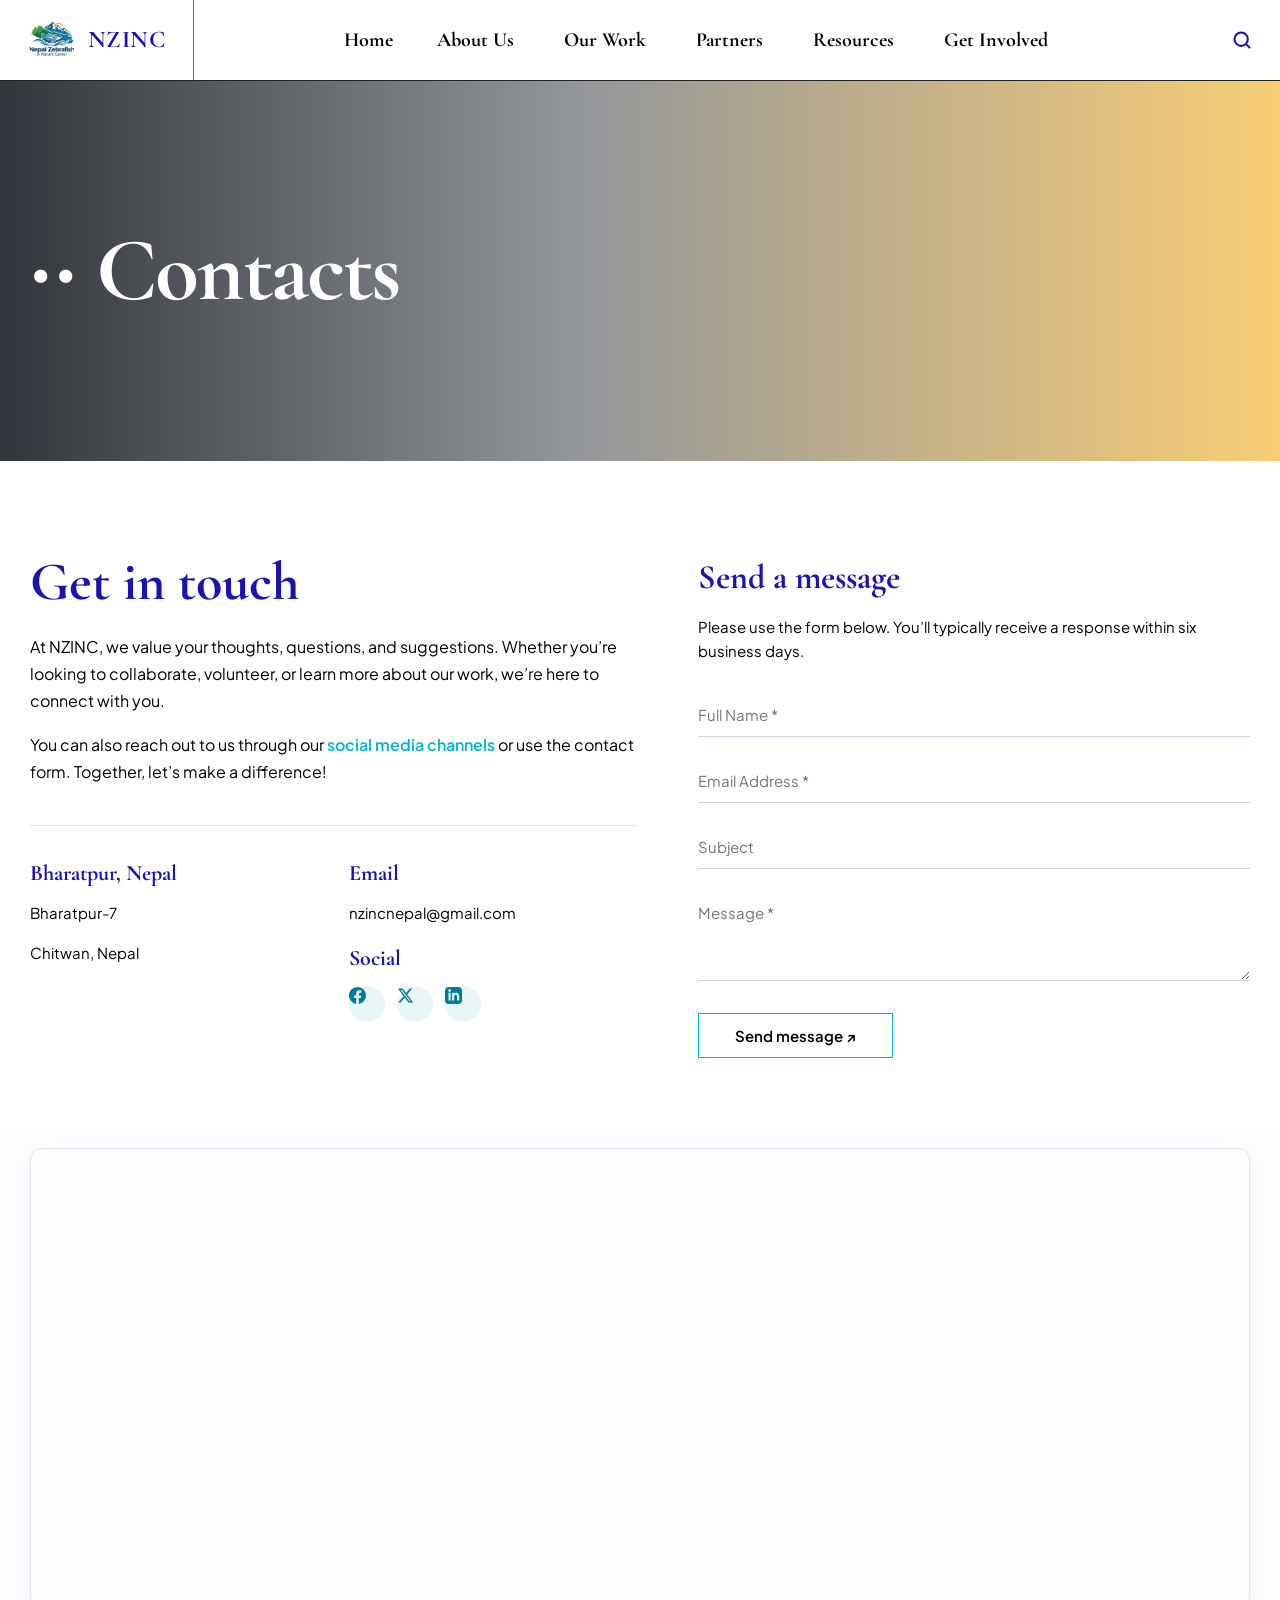
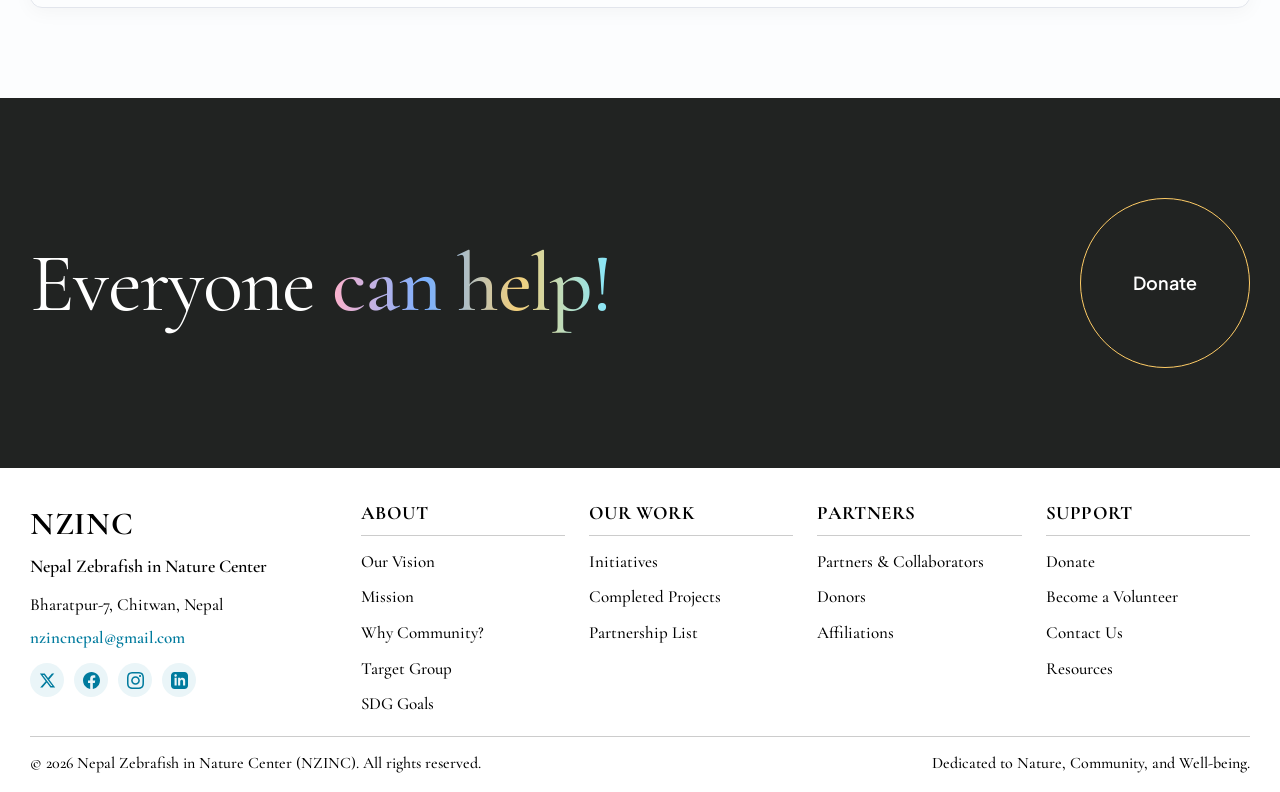
<file: contact.html>
<!DOCTYPE html>
<html lang="en">
<head>
  <meta charset="UTF-8">
  <meta name="viewport" content="width=device-width, initial-scale=1.0">
  <meta name="description" content="Contact Us - Nepal Zebrafish in Nature Center (NZINC)">
  <title>Contact Us - NZINC</title>
  
  <!-- Google Fonts: Cormorant Garamond (Serif Headers/Titles) & Plus Jakarta Sans (Clean Sans-Serif Body/Minor Text) -->
  <link rel="preconnect" href="https://fonts.googleapis.com">
  <link rel="preconnect" href="https://fonts.gstatic.com" crossorigin>
  <link href="https://fonts.googleapis.com/css2?family=Cormorant+Garamond:ital,wght@0,400;0,500;0,600;0,700;1,400;1,600&family=Plus+Jakarta+Sans:ital,wght@0,400;0,500;0,600;0,700;1,400&display=swap" rel="stylesheet">
  
  <style>
    /* ==========================================================================
       DESIGN SYSTEM & VARIABLES (Exact Matched with Reference)
       ========================================================================== */
    :root {
      --primary-blue: #1b12b2;
      --primary-hover: #120b8a;
      --cyan-accent: #00b4d8;
      --cyan-light: #e6f7f9;
      --text-dark: #000000;
      --text-body: #000000;
      --text-muted: #111111;
      --bg-light: #f8f9fa;
      --bg-card: #ffffff;
      --border-color: #e2e5ec;
      --font-main: 'Plus Jakarta Sans', -apple-system, BlinkMacSystemFont, sans-serif;
      --font-serif: 'Cormorant Garamond', Georgia, serif;
      --max-width: 1380px;
    }

    * { box-sizing: border-box; margin: 0; padding: 0; }
    html { scroll-behavior: smooth; }
    body {
      font-family: var(--font-main);
      color: var(--text-dark);
      background-color: #fcfdfe;
      line-height: 1.6;
      font-size: 16px;
      -webkit-font-smoothing: antialiased;
      overflow-x: hidden;
    }

    a { color: inherit; text-decoration: none; }
    img { max-width: 100%; height: auto; display: block; }
    
    .container {
      width: min(var(--max-width), calc(100% - 60px));
      margin-inline: auto;
    }

    /* ==========================================================================
       EXACT NAVIGATION BAR DESIGN WITH DROPDOWNS
       ========================================================================== */
    .site-header {
      position: sticky;
      top: 0;
      left: 0;
      width: 100%;
      z-index: 1000;
      background-color: #ffffff;
      border-bottom: 1.5px solid #222222;
    }

    .header-inner {
      display: flex;
      align-items: center;
      height: 80px;
      width: 100%;
      max-width: 100%;
      padding: 0;
    }

    /* Left Brand Section with Duke Logo Image */
    .brand-section {
      display: flex;
      align-items: center;
      gap: 16px;
      padding: 0 28px;
      height: 100%;
      border-right: 1.5px solid #666666;
      background: #ffffff;
      cursor: pointer;
    }

    .brand-logo-wrap {
      display: flex;
      align-items: center;
      gap: 12px;
      height: 100%;
    }

    .brand-duke-logo {
      width: 48px;
      height: 48px;
      border-radius: 50%;
      object-fit: cover;
    }

    .brand-title {
      font-family: var(--font-serif);
      font-size: 24px;
      font-weight: 700;
      color: #1b12b2;
      letter-spacing: 0.02em;
    }

    /* Main Navigation Links with Dropdown Menu Hovering */
    .nav-links {
      display: flex;
      align-items: center;
      justify-content: center;
      gap: 36px;
      flex-grow: 1;
      height: 100%;
    }

    .nav-item {
      position: relative;
      height: 100%;
      display: flex;
      align-items: center;
    }

    .nav-item > a {
      color: #000000;
      font-family: var(--font-serif);
      font-size: 20px;
      font-weight: 800;
      display: flex;
      align-items: center;
      gap: 6px;
      height: 100%;
      padding: 0 4px;
      transition: color 0.2s ease;
    }

    .nav-item:hover > a {
      color: #1b12b2;
    }

    .nav-item > a span.arrow {
      font-size: 10px;
      color: #000000;
      transform: translateY(1px);
    }

    /* Dropdown Menu Styles (Using Cormorant Garamond / Serif) */
    .dropdown-menu {
      position: absolute;
      top: 100%;
      left: 50%;
      transform: translateX(-50%);
      background-color: #1e1e1e;
      min-width: 210px;
      padding: 22px 24px;
      box-shadow: 0 10px 30px rgba(0, 0, 0, 0.25);
      display: flex;
      flex-direction: column;
      gap: 16px;
      opacity: 0;
      visibility: hidden;
      transition: opacity 0.25s ease, visibility 0.25s ease;
      z-index: 1001;
    }

    .dropdown-menu::before {
      content: "";
      position: absolute;
      top: -2px;
      left: 35%;
      right: 35%;
      height: 2px;
      background-color: #ffffff;
    }

    .nav-item:hover .dropdown-menu {
      opacity: 1;
      visibility: visible;
    }

    .dropdown-menu a {
      color: #ffffff;
      font-family: var(--font-serif);
      font-size: 18px;
      font-weight: 600;
      line-height: 1.3;
      transition: color 0.2s ease;
      white-space: nowrap;
    }

    .dropdown-menu a:hover {
      color: #00b4d8;
    }

    /* Right Search & Mobile Toggle Controls */
    .header-right {
      padding: 0 28px;
      display: flex;
      align-items: center;
      gap: 16px;
    }

    .nav-search-btn {
      background: transparent;
      border: none;
      color: #1b12b2;
      cursor: pointer;
      font-size: 18px;
      display: flex;
      align-items: center;
      justify-content: center;
    }

    .mobile-nav-toggle {
      display: none;
      background: transparent;
      border: none;
      cursor: pointer;
      padding: 4px;
      color: var(--primary-blue);
    }

    .mobile-nav-toggle svg {
      width: 28px;
      height: 28px;
    }

    /* ==========================================================================
       2. HERO SECTION
       ========================================================================== */
    .contacts-hero {
      position: relative;
      height: 380px;
      background: url('https://images.unsplash.com/photo-1522071820081-009f0129c71c?auto=format&fit=crop&w=1800&q=80') center/cover no-repeat;
      display: flex;
      align-items: center;
      color: #ffffff;
      overflow: hidden;
    }

    .contacts-hero-overlay {
      position: absolute;
      inset: 0;
      background: linear-gradient(90deg, rgba(15, 18, 25, 0.85) 0%, rgba(20, 25, 35, 0.45) 45%, rgba(245, 175, 25, 0.6) 100%);
    }

    .contacts-hero-content {
      position: relative;
      z-index: 2;
      display: flex;
      align-items: center;
      gap: 16px;
    }

    .contacts-hero-dots {
      font-size: 40px;
      color: #ffffff;
      line-height: 1;
      letter-spacing: 4px;
    }

    .contacts-hero h1 {
      font-size: clamp(48px, 8vw, 90px);
      font-weight: 700;
      font-family: var(--font-serif);
      color: #ffffff;
      letter-spacing: -0.02em;
      line-height: 1;
    }

    /* ==========================================================================
       3. CONTACT SECTION (TWO COLUMN LAYOUT)
       ========================================================================== */
    .contact-main-section {
      padding: 90px 0 70px;
      background-color: #ffffff;
    }

    .contact-grid-2 {
      display: grid;
      grid-template-columns: 1.1fr 1fr;
      gap: 60px;
      align-items: flex-start;
    }

    /* Left Column: Get in Touch */
    .get-in-touch-col h2 {
      font-family: var(--font-serif);
      font-size: clamp(38px, 5vw, 54px);
      font-weight: 700;
      color: var(--primary-blue);
      margin-bottom: 20px;
      line-height: 1.15;
    }

    .get-in-touch-col p {
      font-family: var(--font-main);
      font-size: 16px;
      color: #000000;
      line-height: 1.7;
      margin-bottom: 16px;
    }

    .info-block-grid {
      display: grid;
      grid-template-columns: 1fr 1fr;
      gap: 30px;
      margin-top: 40px;
      padding-top: 30px;
      border-top: 1px solid var(--border-color);
    }

    .info-block h3 {
      font-family: var(--font-serif);
      font-size: 22px;
      font-weight: 700;
      color: var(--primary-blue);
      margin-bottom: 10px;
    }

    .info-block p, .info-block a {
      font-family: var(--font-main);
      font-size: 15px;
      color: #000000;
      line-height: 1.6;
      display: block;
    }

    .info-block a:hover {
      color: var(--cyan-accent);
      text-decoration: underline;
    }

    .social-icons-row {
      display: flex;
      gap: 12px;
      margin-top: 8px;
    }

    .social-badge {
      width: 36px;
      height: 36px;
      border-radius: 50%;
      background: #eaf5f8;
      color: #007b9e;
      display: grid;
      place-items: center;
      transition: background 0.2s ease, transform 0.2s ease;
    }

    .social-badge:hover {
      background: #d5edf3;
      transform: translateY(-2px);
    }

    .social-badge svg {
      width: 17px;
      height: 17px;
      fill: #007b9e;
    }

    /* Right Column: Send a Message Form */
    .send-msg-col h2 {
      font-family: var(--font-serif);
      font-size: 34px;
      font-weight: 700;
      color: var(--primary-blue);
      margin-bottom: 10px;
    }

    .send-msg-col p.form-desc {
      font-family: var(--font-main);
      font-size: 15px;
      color: #000000;
      margin-bottom: 30px;
    }

    .contact-form {
      display: flex;
      flex-direction: column;
      gap: 22px;
    }

    .form-group-line {
      display: flex;
      flex-direction: column;
      position: relative;
    }

    .form-group-line input, 
    .form-group-line textarea {
      width: 100%;
      padding: 12px 0;
      font-size: 15px;
      font-family: var(--font-main);
      color: #000000;
      background: transparent;
      border: none;
      border-bottom: 1.5px solid #cbd5e1;
      outline: none;
      transition: border-color 0.2s ease;
    }

    .form-group-line input:focus, 
    .form-group-line textarea:focus {
      border-color: var(--primary-blue);
    }

    .form-group-line textarea {
      resize: vertical;
      min-height: 90px;
    }

    .btn-rounded-outline {
      display: inline-flex;
      align-items: center;
      justify-content: center;
      gap: 8px;
      padding: 12px 36px;
      border: 1.5px solid var(--cyan-accent);
      border-radius: 0px;
      color: #000000;
      background: #ffffff;
      font-family: var(--font-main);
      font-size: 15px;
      font-weight: 600;
      transition: background 0.3s ease, color 0.3s ease, border-color 0.3s ease;
      box-shadow: 0 4px 15px rgba(0,0,0,0.02);
      white-space: nowrap;
      cursor: pointer;
      align-self: flex-start;
      margin-top: 10px;
    }

    .btn-rounded-outline:hover {
      background: var(--cyan-accent);
      color: #ffffff;
      border-color: var(--cyan-accent);
    }

    /* ==========================================================================
       4. MAP EMBED SECTION
       ========================================================================== */
    .map-section {
      padding: 20px 0 90px;
    }

    .map-container {
      width: 100%;
      height: 460px;
      border-radius: 12px;
      overflow: hidden;
      border: 1px solid var(--border-color);
      box-shadow: 0 4px 20px rgba(0,0,0,0.04);
    }

    .map-container iframe {
      width: 100%;
      height: 100%;
      border: none;
    }

    /* ==========================================================================
       5. SUPPORT BANNER ("Everyone can help!")
       ========================================================================== */
    .support-donate-banner {
      background-color: #212322;
      color: #ffffff;
      padding: 100px 0;
      position: relative;
    }

    .support-banner-inner {
      display: flex;
      align-items: center;
      justify-content: space-between;
      gap: 30px;
    }

    .support-heading-text {
      font-family: var(--font-serif);
      font-size: clamp(48px, 6.5vw, 100px);
      font-weight: 400;
      color: #ffffff;
      letter-spacing: -0.02em;
      line-height: 1.05;
    }

    .support-heading-text .styled-help {
      background: linear-gradient(90deg, #ffb2cc, #79b0ff, #f3cf7a, #85e8ff);
      -webkit-background-clip: text;
      -webkit-text-fill-color: transparent;
      font-weight: 500;
    }

    .donate-oval-btn {
      width: 170px;
      height: 170px;
      border-radius: 50%;
      border: 1.5px solid #ffcc66;
      display: flex;
      align-items: center;
      justify-content: center;
      color: #ffffff;
      font-family: var(--font-main);
      font-size: 18px;
      font-weight: 600;
      flex-shrink: 0;
      transition: background 0.3s ease;
    }

    .donate-oval-btn:hover {
      background: rgba(255, 255, 255, 0.08);
    }

    /* ==========================================================================
       7. COMPACT MULTI-COLUMN THEME FOOTER (REMOTE GARAMOND SCRIPT & INCREASED SIZE)
       ========================================================================== */
    .site-footer {
      background-color: #ffffff;
      color: #000000;
      padding: 30px 0 16px;
      font-family: var(--font-serif);
    }

    .footer-grid-multi {
      display: grid;
      grid-template-columns: 1.5fr repeat(4, 1fr);
      gap: 24px;
      padding-bottom: 18px;
      border-bottom: 1.5px solid #cccccc;
    }

    .footer-col-brand h3 {
      font-family: var(--font-serif);
      font-size: 32px;
      font-weight: 700;
      color: #000000;
      margin-bottom: 4px;
      letter-spacing: 0.02em;
    }

    .footer-col-brand p.sub-org {
      font-family: var(--font-serif);
      font-size: 18px;
      font-weight: 600;
      color: #000000;
      margin-bottom: 12px;
      line-height: 1.4;
    }

    .footer-contact-info {
      display: flex;
      flex-direction: column;
      gap: 6px;
      font-family: var(--font-serif);
      font-size: 17px;
      font-weight: 500;
      color: #000000;
      opacity: 1;
      margin-bottom: 12px;
    }

    .footer-contact-info a {
      color: #007b9e;
      text-decoration: none;
      font-weight: 600;
    }

    .footer-contact-info a:hover {
      color: #005b78;
      text-decoration: underline;
    }

    .social-links {
      display: flex;
      align-items: center;
      gap: 10px;
      margin-top: 8px;
    }

    .social-icon-btn {
      width: 34px;
      height: 34px;
      border-radius: 50%;
      background: #eaf5f8;
      color: #007b9e;
      display: grid;
      place-items: center;
      transition: background 0.25s ease, transform 0.25s ease;
    }

    .social-icon-btn:hover {
      background: #d5edf3;
      transform: translateY(-2px);
    }

    .social-icon-btn svg {
      width: 17px;
      height: 17px;
      fill: #007b9e;
    }

    .footer-column h4 {
      font-family: var(--font-serif);
      font-size: 19px;
      font-weight: 700;
      color: #000000;
      margin-bottom: 12px;
      padding-bottom: 6px;
      border-bottom: 1.5px solid #cccccc;
      letter-spacing: 0.03em;
      text-transform: uppercase;
    }

    .footer-column ul {
      list-style: none;
      display: flex;
      flex-direction: column;
      gap: 8px;
      margin: 0;
      padding: 0;
    }

    .footer-column ul li a {
      font-family: var(--font-serif);
      font-size: 17px;
      font-weight: 500;
      color: #000000;
      opacity: 1;
      text-decoration: none;
      transition: color 0.2s ease;
    }

    .footer-column ul li a:hover {
      color: #007b9e;
    }

    .footer-bottom-bar {
      display: flex;
      justify-content: space-between;
      align-items: center;
      padding-top: 14px;
      font-family: var(--font-serif);
      font-size: 16px;
      font-weight: 500;
      color: #000000;
      opacity: 1;
      flex-wrap: wrap;
      gap: 10px;
    }

    /* Responsive Design */
    @media (max-width: 992px) {
      .footer-grid-multi {
        grid-template-columns: repeat(3, 1fr);
        gap: 20px;
      }

      .footer-col-brand {
        grid-column: span 3;
      }
    }

    @media (max-width: 768px) {
      .container { width: calc(100% - 32px); }
      .header-inner { justify-content: space-between; padding: 0 16px; }
      
      .mobile-nav-toggle { display: block; }
      
      .nav-links {
        display: flex;
        flex-direction: column;
        position: absolute;
        top: 100%;
        left: 0;
        width: 100%;
        background-color: #ffffff;
        border-bottom: 1.5px solid #222222;
        padding: 20px 24px;
        height: auto;
        gap: 0;
        box-shadow: 0 10px 20px rgba(0,0,0,0.1);
        max-height: 0;
        overflow: hidden;
        opacity: 0;
        visibility: hidden;
        transition: max-height 0.35s ease, opacity 0.3s ease, visibility 0.3s ease;
      }

      .nav-links.is-active {
        max-height: 600px;
        opacity: 1;
        visibility: visible;
        overflow-y: auto;
      }

      .nav-item {
        width: 100%;
        flex-direction: column;
        align-items: flex-start;
        height: auto;
        border-bottom: 1px solid var(--border-color);
      }

      .nav-item:last-child {
        border-bottom: none;
      }

      .nav-item > a {
        width: 100%;
        padding: 14px 0;
        justify-content: space-between;
        font-size: 20px;
      }

      .dropdown-menu {
        position: static;
        transform: none;
        background-color: #262626;
        width: 100%;
        padding: 12px 18px;
        box-shadow: none;
        display: none;
        opacity: 1;
        visibility: visible;
        margin-bottom: 12px;
        border-radius: 6px;
      }

      .dropdown-menu::before {
        display: none;
      }

      .nav-item.open .dropdown-menu {
        display: flex;
      }

      .contact-grid-2 {
        grid-template-columns: 1fr;
        gap: 40px;
      }
      .support-banner-inner {
        flex-direction: column;
        text-align: center;
      }
      .footer-grid-multi { grid-template-columns: 1fr; gap: 30px; }
      .footer-bottom-bar { flex-direction: column; text-align: center; gap: 15px; }
      .donate-oval-btn { width: 140px; height: 140px; font-size: 18px; }
    }
  
    /* ==========================================================================
       MOBILE VIEW (phones): large clear type, MENU bar and accordion navigation
       ========================================================================== */
    @media (max-width: 768px) {
      :root { --font-main: 'Source Sans 3', 'Source Sans Pro', -apple-system, 'Segoe UI', Roboto, Arial, sans-serif; --font-serif: 'Source Sans 3', 'Source Sans Pro', -apple-system, 'Segoe UI', Roboto, Arial, sans-serif; }
      html { -webkit-text-size-adjust: 100%; }
      body, h1, h2, h3, h4, h5, p, li, a, button, input, textarea, select, span, div { font-family: var(--font-main) !important; }
      body { font-size: 18px; line-height: 1.65; overflow-x: hidden; }
      img, video, iframe, svg { max-width: 100%; }

      /* --- Top bar: logo + MENU --- */
      .site-header { border-top: 4px solid #1b12b2; border-bottom: 1px solid #d5d9e6; box-shadow: 0 2px 8px rgba(0,0,0,.06); }
      .header-inner { height: 108px; padding: 0 16px; justify-content: space-between; position: relative; }
      .brand-section { padding: 0; border-right: none; gap: 0; flex: 1; min-width: 0; }
      .brand-logo-wrap { gap: 12px; }
      .brand-duke-logo { width: auto; height: 92px; max-width: 100%; border-radius: 0; object-fit: contain; flex-shrink: 0; }
      .brand-title { display: none; }
      .header-right { padding: 0; gap: 0; flex-shrink: 0; }
      .nav-search-btn { display: none; }
      .mobile-nav-toggle { display: flex; align-items: center; gap: 8px; padding: 10px 4px; font-family: var(--font-main, sans-serif); font-weight: 700; font-size: 18px; letter-spacing: .04em; color: #1b12b2; }
      .mobile-nav-toggle::before { content: "MENU"; }
      .mobile-nav-toggle[aria-expanded="true"]::before { content: "CLOSE"; }
      .mobile-nav-toggle svg { width: 26px; height: 26px; }

      /* --- Menu panel --- */
      .nav-links { position: absolute; top: 100%; left: 0; right: 0; width: 100%; flex-direction: column; align-items: stretch; justify-content: flex-start; gap: 0; padding: 8px 16px 24px; background: #fff; border-bottom: 3px solid #1b12b2; box-shadow: 0 14px 24px rgba(0,0,0,.18); max-height: 0; overflow: hidden; opacity: 0; visibility: hidden; height: auto; transition: max-height .35s ease, opacity .25s ease, visibility .25s ease; }
      .nav-links.is-active { max-height: calc(100vh - 112px); overflow-y: auto; opacity: 1; visibility: visible; -webkit-overflow-scrolling: touch; }
      .nav-item { display: block; width: 100%; height: auto; border-bottom: 1px solid #e2e5ec; }
      .nav-item:last-child { border-bottom: none; }
      .nav-item > a { display: flex; align-items: center; justify-content: space-between; width: 100%; height: auto; min-height: 58px; padding: 12px 6px; font-size: 22px; font-weight: 600; color: #111; white-space: normal; }
      .nav-item.open > a { color: #1b12b2; }
      .nav-item > a span.arrow { display: inline-block; width: 11px; height: 11px; border-right: 2.5px solid #1b12b2; border-bottom: 2.5px solid #1b12b2; transform: rotate(45deg); margin: 0 6px 4px 12px; font-size: 0; transition: transform .25s ease; }
      .nav-item.open > a span.arrow { transform: rotate(-135deg); margin-bottom: -2px; }
      .nav-item .dropdown-menu { position: static; transform: none; width: 100%; min-width: 0; display: none; opacity: 1; visibility: visible; background: #f4f6fb; box-shadow: none; border-radius: 0; margin: 0 0 12px; padding: 6px 0 6px 14px; gap: 0; border-left: 3px solid #c8891a; }
      .nav-item .dropdown-menu::before { display: none; }
      .nav-item.open .dropdown-menu { display: flex; flex-direction: column; }
      .nav-item:hover .dropdown-menu { opacity: 1; visibility: visible; }
      .nav-item .dropdown-menu a { display: block; padding: 13px 8px; font-size: 19px; font-weight: 600; color: #222; white-space: normal; border-bottom: 1px solid #e2e5ec; }
      .nav-item .dropdown-menu a:last-child { border-bottom: none; }

      body::after, .watermark-bg-text { display: none !important; }
      main section { overflow-x: clip; }
      [class*="grid"] > * { min-width: 0; }
      main p, main h1, main h2, main h3, main li { overflow-wrap: anywhere; }
      /* --- Content typography --- */
      .container { width: calc(100% - 32px); }
      main p, main li, main dd, main td, main th, main blockquote { font-size: 18px !important; line-height: 1.7 !important; }
      main h1 { font-size: clamp(34px, 10vw, 44px) !important; line-height: 1.1 !important; }
      main h2 { font-size: clamp(28px, 8vw, 34px) !important; line-height: 1.15 !important; }
      main h3 { font-size: 24px !important; line-height: 1.25 !important; }
      main h4 { font-size: 21px !important; line-height: 1.3 !important; }
      main a.btn, main button, main [class*="btn"] { min-height: 48px; font-size: 18px !important; }
      main section { padding-top: 56px; padding-bottom: 56px; }
      main [class*="grid"], main [class*="cards"], main [class*="-row"], main [class*="two-col"], main [class*="split"] { grid-template-columns: 1fr !important; }

      /* --- Footer --- */
      .site-footer a, .site-footer li, .site-footer p, .site-footer span, .site-footer div { font-size: 17px; }
      .site-footer h3 { font-size: 30px; }
      .site-footer h4 { font-size: 20px; }
      .footer-grid-multi { grid-template-columns: 1fr !important; gap: 28px; }
      .footer-bottom-bar { flex-direction: column; text-align: center; gap: 10px; font-size: 15px; }
    }
  </style>
  <link href="https://fonts.googleapis.com/css2?family=Source+Sans+3:ital,wght@0,400;0,500;0,600;0,700;1,400&display=swap" rel="stylesheet">
</head>
<body>

  <!-- ==========================================================================
     HEADER / NAVIGATION WITH DROPDOWNS & DUKE LOGO
     ========================================================================== -->
  <header class="site-header">
    <div class="header-inner">
      <a href="index.html" class="brand-section" aria-label="Go to Home">
        <div class="brand-logo-wrap">
          <img src="Image/english.png" alt="NZINC Logo" class="brand-duke-logo" onerror="this.onerror=null; this.src='https://images.unsplash.com/photo-1534528741775-53994a69daeb?auto=format&fit=crop&w=150&q=80';">
          <span class="brand-title">NZINC</span>
        </div>
      </a>
      
      <nav class="nav-links" id="navLinks" aria-label="Main Menu">
        <div class="nav-item">
          <a href="index.html">Home</a>
        </div>

        <div class="nav-item">
          <a href="about.html" class="dropdown-toggle">About Us <span class="arrow"></span></a>
          <div class="dropdown-menu">
            <a href="about.html#who-we-are">Who are we?</a>
            <a href="about.html#mission">Our Mission</a>
            <a href="about.html#community">Why Community?</a>
            <a href="about.html#impact">Our Impact</a>
          </div>
        </div>

        <div class="nav-item">
          <a href="projects.html" class="dropdown-toggle">Our Work <span class="arrow"></span></a>
          <div class="dropdown-menu">
            <a href="projects.html#focus-areas">Focus Areas</a>
            <a href="projects.html#projects">Projects</a>
            <a href="projects.html#stories">Success Stories</a>
            <a href="projects.html#initiatives">Established Initiatives</a>
          </div>
        </div>

        <div class="nav-item">
          <a href="partners.html" class="dropdown-toggle">Partners <span class="arrow"></span></a>
          <div class="dropdown-menu">
            <a href="partners.html#partners">Partners</a>
            <a href="partners.html#donors">Donors</a>
            <a href="partners.html#affiliations">Affiliations</a>
          </div>
        </div>

        <div class="nav-item">
          <a href="#resources" class="dropdown-toggle">Resources <span class="arrow"></span></a>
          <div class="dropdown-menu">
            <a href="publications.html">Publications</a>
            <a href="gallery.html">Media Library</a>
            <a href="news.html">News</a>
            <a href="faq.html">FAQ</a>
          </div>
        </div>

        <div class="nav-item active">
          <a href="contact.html" class="dropdown-toggle">Get Involved <span class="arrow"></span></a>
          <div class="dropdown-menu">
            <a href="donate.html">Donate</a>
            <a href="volunteer.html">Become a Volunteer</a>
            <a href="careers.html">Careers</a>
            <a href="contact.html">Contact Us</a>
          </div>
        </div>
      </nav>

      <div class="header-right">
        <button class="nav-search-btn" aria-label="Search">
          <svg width="20" height="20" viewBox="0 0 24 24" fill="none" stroke="currentColor" stroke-width="2.5" stroke-linecap="round" stroke-linejoin="round">
            <circle cx="11" cy="11" r="8"></circle>
            <line x1="21" y1="21" x2="16.65" y2="16.65"></line>
          </svg>
        </button>
        <button class="mobile-nav-toggle" id="menuToggle" aria-label="Toggle menu" aria-expanded="false">
          <svg viewBox="0 0 24 24" fill="none" stroke="currentColor" stroke-width="2" stroke-linecap="round" stroke-linejoin="round">
            <line x1="3" y1="12" x2="21" y2="12"></line>
            <line x1="3" y1="6" x2="21" y2="6"></line>
            <line x1="3" y1="18" x2="21" y2="18"></line>
          </svg>
        </button>
      </div>
    </div>
  </header>

  <main>
    <!-- ==========================================================================
       2. HERO SECTION
       ========================================================================== -->
    <section class="contacts-hero">
      <div class="contacts-hero-overlay"></div>
      <div class="container contacts-hero-content">
        <span class="contacts-hero-dots">••</span>
        <h1>Contacts</h1>
      </div>
    </section>

    <!-- ==========================================================================
       3. CONTACT SECTION (TWO COLUMN)
       ========================================================================== -->
    <section class="contact-main-section">
      <div class="container contact-grid-2">
        
        <!-- Left Column -->
        <div class="get-in-touch-col">
          <h2>Get in touch</h2>
          <p>
            At NZINC, we value your thoughts, questions, and suggestions. Whether you’re looking to collaborate, volunteer, or learn more about our work, we’re here to connect with you.
          </p>
          <p>
            You can also reach out to us through our <a href="https://www.facebook.com/p/Nepal-Zebra-Fish-In-Nature-Center-NZINC-61596320360359/" style="color: var(--cyan-accent); font-weight: 600;">social media channels</a> or use the contact form. Together, let’s make a difference!
          </p>

          <div class="info-block-grid">
            <div class="info-block">
              <h3>Bharatpur, Nepal</h3>
              <p>Bharatpur-7</p>
              <p>Chitwan, Nepal</p>
            </div>
            <div class="info-block">
              <h3>Email</h3>
              <a href="mailto:nzincnepal@gmail.com">nzincnepal@gmail.com</a>
              <h3 style="margin-top: 16px;">Social</h3>
              <div class="social-icons-row">
                <a href="https://www.facebook.com/p/Nepal-Zebra-Fish-In-Nature-Center-NZINC-61596320360359/" class="social-badge" aria-label="Facebook">
                  <svg viewBox="0 0 24 24"><path d="M24 12.073c0-6.627-5.373-12-12-12s-12 5.373-12 12c0 5.99 4.388 10.954 10.125 11.854v-8.385H7.078v-3.47h3.047V9.43c0-3.007 1.792-4.669 4.533-4.669 1.312 0 2.686.235 2.686.235v2.953H15.83c-1.491 0-1.956.925-1.956 1.874v2.25h3.328l-.532 3.47h-2.796v8.385C19.612 23.027 24 18.062 24 12.073z"/></svg>
                </a>
                <a href="https://x.com/NZINC_Nepal" class="social-badge" aria-label="Twitter">
                  <svg viewBox="0 0 24 24"><path d="M18.244 2.25h3.308l-7.227 8.26 8.502 11.24H16.17l-5.214-6.817L4.99 21.75H1.68l7.73-8.835L1.254 2.25H8.08l4.713 6.231zm-1.161 17.52h1.833L7.084 4.126H5.117z"/></svg>
                </a>
                <a href="#" class="social-badge" aria-label="LinkedIn">
                  <svg viewBox="0 0 24 24"><path d="M19 0h-14c-2.761 0-5 2.239-5 5v14c0 2.761 2.239 5 5 5h14c2.762 0 5-2.239 5-5v-14c0-2.761-2.238-5-5-5zm-11 19h-3v-11h3v11zm-1.5-12.268c-.966 0-1.75-.79-1.75-1.764s.784-1.764 1.75-1.764 1.75.79 1.75 1.764-.783 1.764-1.75 1.764zm13.5 12.268h-3v-5.604c0-3.368-4-3.113-4 0v5.604h-3v-11h3v1.765c1.396-2.586 7-2.777 7 2.476v6.759z"/></svg>
                </a>
              </div>
            </div>
          </div>
        </div>

        <!-- Right Column: Send a Message Form -->
        <div class="send-msg-col">
          <h2>Send a message</h2>
          <p class="form-desc">Please use the form below. You’ll typically receive a response within six business days.</p>

          <form class="contact-form" id="contactForm" onsubmit="handleContactSubmit(event)">
            <div class="form-group-line">
              <input type="text" id="senderName" placeholder="Full Name *" required>
            </div>
            <div class="form-group-line">
              <input type="email" id="senderEmail" placeholder="Email Address *" required>
            </div>
            <div class="form-group-line">
              <input type="text" id="senderSubject" placeholder="Subject">
            </div>
            <div class="form-group-line">
              <textarea id="senderMessage" placeholder="Message *" required></textarea>
            </div>
            <button type="submit" class="btn-rounded-outline">
              Send message ↗
            </button>
          </form>
        </div>

      </div>
    </section>

    <!-- ==========================================================================
       4. MAP SECTION
       ========================================================================== -->
    <section class="map-section">
      <div class="container">
        <div class="map-container">
          <iframe src="https://www.google.com/maps/embed?pb=!1m18!1m12!1m3!1d3532.45424564887!2d84.428!3d27.682!2m3!1f0!2f0!3f0!3m2!1i1024!2i768!4f13.1!3m3!1m2!1s0x0%3A0x0!2zMjfCsDQ0JzU5LjIiTiA4NMKwMjUnNDguOCJF!5e0!3m2!1sen!2snp!4v1600000000000!5m2!1sen!2snp" allowfullscreen="" loading="lazy"></iframe>
        </div>
      </div>
    </section>

    <!-- ==========================================================================
       5. SUPPORT BANNER
       ========================================================================== -->
    <section class="support-donate-banner">
      <div class="container support-banner-inner">
        <h2 class="support-heading-text">
          Everyone <span class="styled-help">can help!</span>
        </h2>
        <a href="donate.html" class="donate-oval-btn">
          Donate
        </a>
      </div>
    </section>
  </main>

  <!-- ==========================================================================
     7. MULTI-COLUMN THEME FOOTER (FULL CORMORANT GARAMOND & INCREASED FONT SIZES)
     ========================================================================== -->
  <footer class="site-footer">
    <div class="container">
      <div class="footer-grid-multi">
        <!-- Col 1: Brand, Address, Email & Socials -->
        <div class="footer-col-brand">
          <h3>NZINC</h3>
          <p class="sub-org">Nepal Zebrafish in Nature Center</p>
          <div class="footer-contact-info">
            <span> Bharatpur-7, Chitwan, Nepal</span>
            <span><a href="mailto:nzincnepal@gmail.com">nzincnepal@gmail.com</a></span>
          </div>
          <div class="social-links">
            <a href="https://x.com/NZINC_Nepal" class="social-icon-btn" aria-label="Twitter">
              <svg viewBox="0 0 24 24"><path d="M18.244 2.25h3.308l-7.227 8.26 8.502 11.24H16.17l-5.214-6.817L4.99 21.75H1.68l7.73-8.835L1.254 2.25H8.08l4.713 6.231zm-1.161 17.52h1.833L7.084 4.126H5.117z"/></svg>
            </a>
            <a href="https://www.facebook.com/p/Nepal-Zebra-Fish-In-Nature-Center-NZINC-61596320360359/" class="social-icon-btn" aria-label="Facebook">
              <svg viewBox="0 0 24 24"><path d="M24 12.073c0-6.627-5.373-12-12-12s-12 5.373-12 12c0 5.99 4.388 10.954 10.125 11.854v-8.385H7.078v-3.47h3.047V9.43c0-3.007 1.792-4.669 4.533-4.669 1.312 0 2.686.235 2.686.235v2.953H15.83c-1.491 0-1.956.925-1.956 1.874v2.25h3.328l-.532 3.47h-2.796v8.385C19.612 23.027 24 18.062 24 12.073z"/></svg>
            </a>
            <a href="#" class="social-icon-btn" aria-label="Instagram">
              <svg viewBox="0 0 24 24"><path d="M12 2.163c3.204 0 3.584.012 4.85.07 3.252.148 4.771 1.691 4.919 4.919.058 1.265.069 1.645.069 4.849 0 3.205-.012 3.584-.069 4.849-.149 3.225-1.664 4.771-4.919 4.919-1.266.058-1.644.07-4.85.07-3.204 0-3.584-.012-4.849-.07-3.26-.149-4.771-1.699-4.919-4.92-.058-1.265-.07-1.644-.07-4.849 0-3.204.013-3.583.07-4.849.149-3.227 1.664-4.771 4.919-4.919 1.266-.057 1.645-.069 4.849-.069zm0-2.163c-3.259 0-3.667.014-4.947.072-4.358.2-6.78 2.618-6.98 6.98-.059 1.281-.073 1.689-.073 4.948 0 3.259.014 3.668.072 4.948.2 4.358 2.618 6.78 6.98 6.98 1.281.058 1.689.072 4.948.072 3.259 0 3.668-.014 4.948-.072 4.354-.2 6.782-2.618 6.979-6.98.059-1.28.073-1.689.073-4.948 0-3.259-.014-3.667-.072-4.947-.196-4.354-2.617-6.78-6.979-6.98-1.281-.059-1.69-.073-4.949-.073zm0 5.838c-3.403 0-6.162 2.759-6.162 6.162s2.759 6.163 6.162 6.163 6.162-2.759 6.162-6.163c0-3.403-2.759-6.162-6.162-6.162zm0 10.162c-2.209 0-4-1.79-4-4 0-2.209 1.791-4 4-4s4 1.791 4 4c0 2.21-1.791 4-4 4zm6.406-11.845c-.796 0-1.441.645-1.441 1.44s.645 1.44 1.441 1.44c.795 0 1.439-.645 1.439-1.44s-.644-1.44-1.439-1.44z"/></svg>
            </a>
            <a href="#" class="social-icon-btn" aria-label="LinkedIn">
              <svg viewBox="0 0 24 24"><path d="M19 0h-14c-2.761 0-5 2.239-5 5v14c0 2.761 2.239 5 5 5h14c2.762 0 5-2.239 5-5v-14c0-2.761-2.238-5-5-5zm-11 19h-3v-11h3v11zm-1.5-12.268c-.966 0-1.75-.79-1.75-1.764s.784-1.764 1.75-1.764 1.75.79 1.75 1.764-.783 1.764-1.75 1.764zm13.5 12.268h-3v-5.604c0-3.368-4-3.113-4 0v5.604h-3v-11h3v1.765c1.396-2.586 7-2.777 7 2.476v6.759z"/></svg>
            </a>
          </div>
        </div>

        <!-- Col 2: About & Vision -->
        <div class="footer-column">
          <h4>About</h4>
          <ul>
            <li><a href="about.html#vision">Our Vision</a></li>
            <li><a href="about.html#mission">Mission</a></li>
            <li><a href="about.html#why-community">Why Community?</a></li>
            <li><a href="about.html#target-group">Target Group</a></li>
            <li><a href="about.html#sdgs">SDG Goals</a></li>
          </ul>
        </div>

        <!-- Col 3: Our Work -->
        <div class="footer-column">
          <h4>Our Work</h4>
          <ul>
            <li><a href="projects.html#initiatives">Initiatives</a></li>
            <li><a href="projects.html#completed">Completed Projects</a></li>
            <li><a href="projects.html#partnerships">Partnership List</a></li>
          </ul>
        </div>

        <!-- Col 4: Partners -->
        <div class="footer-column">
          <h4>Partners</h4>
          <ul>
            <li><a href="partners.html#partners">Partners &amp; Collaborators</a></li>
            <li><a href="partners.html#donors">Donors</a></li>
            <li><a href="partners.html#affiliations">Affiliations</a></li>
          </ul>
        </div>

        <!-- Col 5: Support & Contact -->
        <div class="footer-column">
          <h4>Support</h4>
          <ul>
            <li><a href="donate.html">Donate</a></li>
            <li><a href="contact.html#volunteer">Become a Volunteer</a></li>
            <li><a href="contact.html">Contact Us</a></li>
            <li><a href="resources.html">Resources</a></li>
          </ul>
        </div>
      </div>

      <!-- Bottom Bar -->
      <div class="footer-bottom-bar">
        <div>© 2026 Nepal Zebrafish in Nature Center (NZINC). All rights reserved.</div>
        <div style="opacity: 1;">Dedicated to Nature, Community, and Well-being.</div>
      </div>
    </div>
  </footer>

  <!-- Scripts: Mobile Navigation Toggle -->
  <script>
    const menuToggle = document.getElementById('menuToggle');
    const navLinks = document.getElementById('navLinks');

    menuToggle.addEventListener('click', () => {
      const expanded = menuToggle.getAttribute('aria-expanded') === 'true';
      menuToggle.setAttribute('aria-expanded', !expanded);
      navLinks.classList.toggle('is-active');
    });

    const dropdownToggles = document.querySelectorAll('.dropdown-toggle');
    dropdownToggles.forEach(toggle => {
      toggle.addEventListener('click', (e) => {
        if (window.innerWidth <= 768) {
          e.preventDefault();
          const parentItem = toggle.closest('.nav-item');
          parentItem.classList.toggle('open');
        }
      });
    });

    function handleContactSubmit(e) {
      e.preventDefault();
      alert('Thank you for contacting NZINC! Your message has been sent successfully.');
      document.getElementById('contactForm').reset();
    }
  </script>
</body>
</html>
</file>
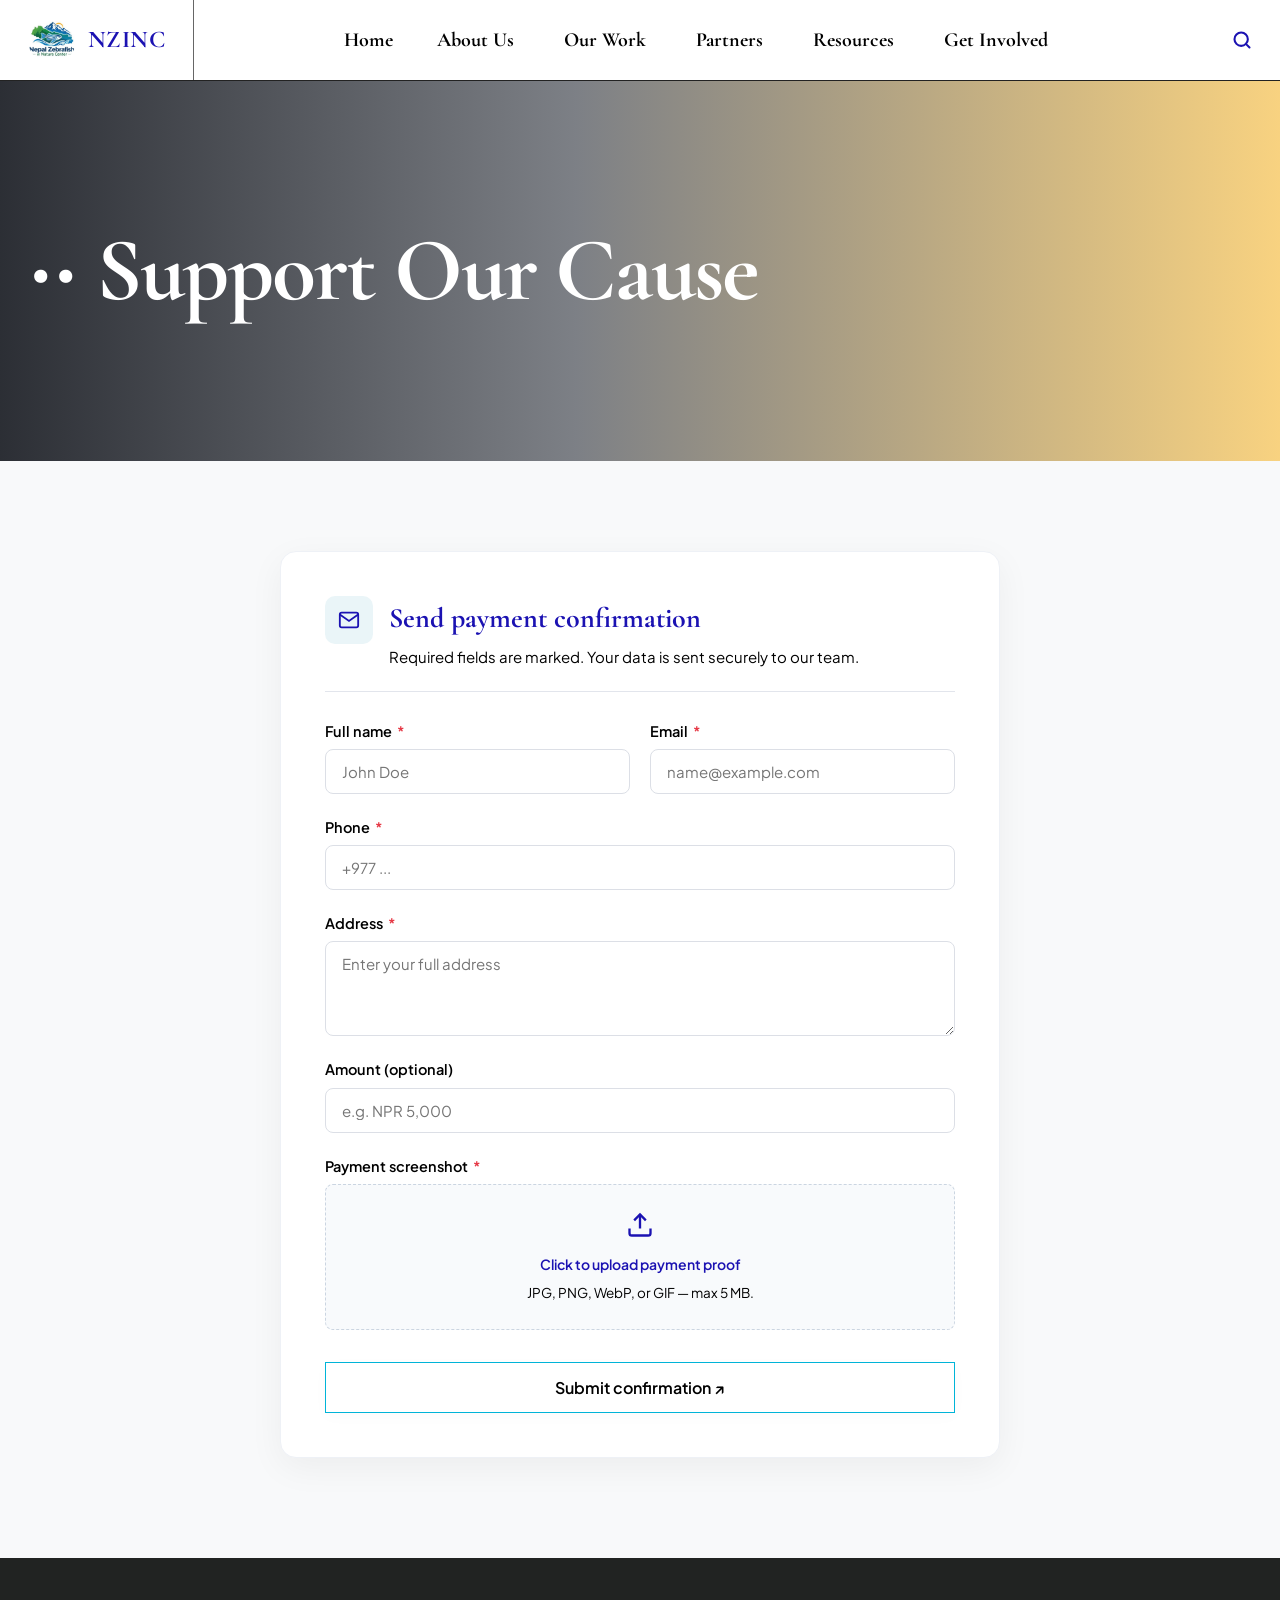
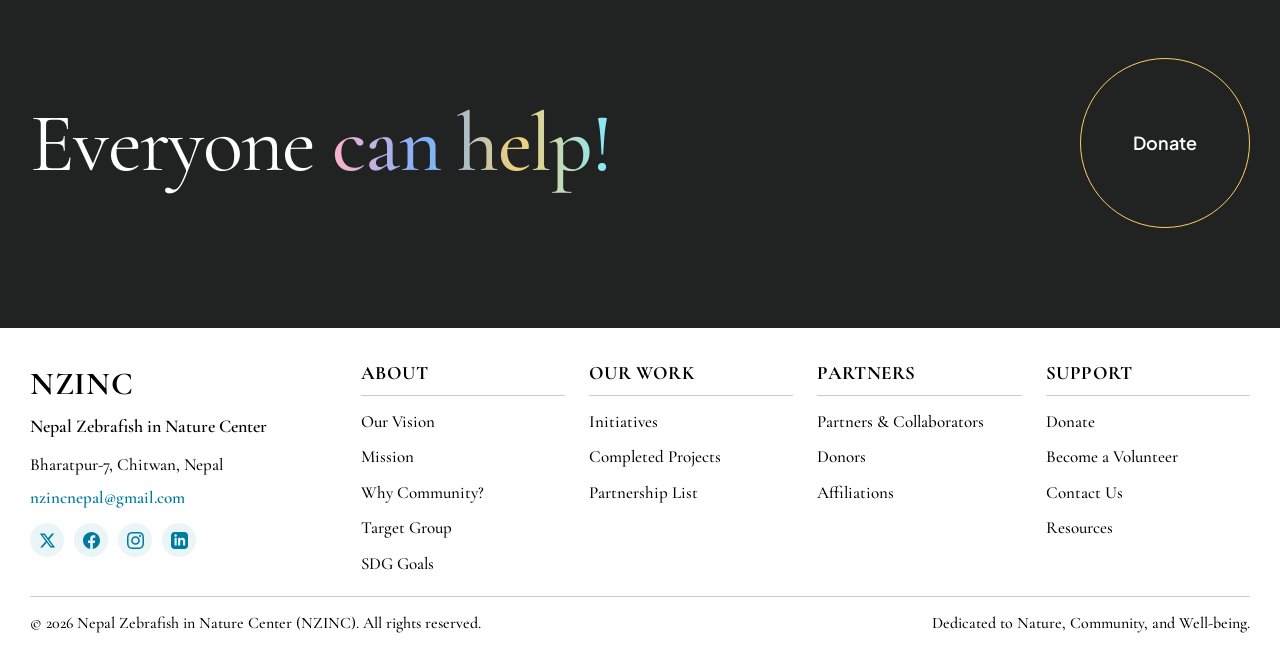
<file: donate.html>
<!DOCTYPE html>
<html lang="en">
<head>
  <meta charset="UTF-8">
  <meta name="viewport" content="width=device-width, initial-scale=1.0">
  <meta name="description" content="Donate and Support - Nepal Zebrafish in Nature Center (NZINC)">
  <title>Donate & Support - NZINC</title>
  
  <!-- Google Fonts: Cormorant Garamond (Serif Headers/Titles) & Plus Jakarta Sans (Clean Sans-Serif Body/Minor Text) -->
  <link rel="preconnect" href="https://fonts.googleapis.com">
  <link rel="preconnect" href="https://fonts.gstatic.com" crossorigin>
  <link href="https://fonts.googleapis.com/css2?family=Cormorant+Garamond:ital,wght@0,400;0,500;0,600;0,700;1,400;1,600&family=Plus+Jakarta+Sans:ital,wght@0,400;0,500;0,600;0,700;1,400&display=swap" rel="stylesheet">
  
  <style>
    /* ==========================================================================
       DESIGN SYSTEM & VARIABLES (Exact Matched with Reference)
       ========================================================================== */
    :root {
      --primary-blue: #1b12b2;
      --primary-hover: #120b8a;
      --cyan-accent: #00b4d8;
      --cyan-light: #e6f7f9;
      --text-dark: #000000;
      --text-body: #000000;
      --text-muted: #111111;
      --bg-light: #f8f9fa;
      --bg-card: #ffffff;
      --border-color: #e2e5ec;
      --font-main: 'Plus Jakarta Sans', -apple-system, BlinkMacSystemFont, sans-serif;
      --font-serif: 'Cormorant Garamond', Georgia, serif;
      --max-width: 1380px;
    }

    * { box-sizing: border-box; margin: 0; padding: 0; }
    html { scroll-behavior: smooth; }
    body {
      font-family: var(--font-main);
      color: var(--text-dark);
      background-color: #fcfdfe;
      line-height: 1.6;
      font-size: 16px;
      -webkit-font-smoothing: antialiased;
      overflow-x: hidden;
      position: relative;
    }

    a { color: inherit; text-decoration: none; }
    img { max-width: 100%; height: auto; display: block; }
    
    .container {
      width: min(var(--max-width), calc(100% - 60px));
      margin-inline: auto;
    }

    /* ==========================================================================
       EXACT NAVIGATION BAR DESIGN WITH DROPDOWNS
       ========================================================================== */
    .site-header {
      position: sticky;
      top: 0;
      left: 0;
      width: 100%;
      z-index: 1000;
      background-color: #ffffff;
      border-bottom: 1.5px solid #222222;
    }

    .header-inner {
      display: flex;
      align-items: center;
      height: 80px;
      width: 100%;
      max-width: 100%;
      padding: 0;
    }

    /* Left Brand Section with Duke Logo Image */
    .brand-section {
      display: flex;
      align-items: center;
      gap: 16px;
      padding: 0 28px;
      height: 100%;
      border-right: 1.5px solid #666666;
      background: #ffffff;
      cursor: pointer;
    }

    .brand-logo-wrap {
      display: flex;
      align-items: center;
      gap: 12px;
      height: 100%;
    }

    .brand-duke-logo {
      width: 48px;
      height: 48px;
      border-radius: 50%;
      object-fit: cover;
    }

    .brand-title {
      font-family: var(--font-serif);
      font-size: 24px;
      font-weight: 700;
      color: #1b12b2;
      letter-spacing: 0.02em;
    }

    /* Main Navigation Links with Dropdown Menu Hovering */
    .nav-links {
      display: flex;
      align-items: center;
      justify-content: center;
      gap: 36px;
      flex-grow: 1;
      height: 100%;
    }

    .nav-item {
      position: relative;
      height: 100%;
      display: flex;
      align-items: center;
    }

    .nav-item > a {
      color: #000000;
      font-family: var(--font-serif);
      font-size: 20px;
      font-weight: 800;
      display: flex;
      align-items: center;
      gap: 6px;
      height: 100%;
      padding: 0 4px;
      transition: color 0.2s ease;
    }

    .nav-item:hover > a {
      color: #1b12b2;
    }

    .nav-item > a span.arrow {
      font-size: 10px;
      color: #000000;
      transform: translateY(1px);
    }

    /* Dropdown Menu Styles (Using Cormorant Garamond / Serif) */
    .dropdown-menu {
      position: absolute;
      top: 100%;
      left: 50%;
      transform: translateX(-50%);
      background-color: #1e1e1e;
      min-width: 210px;
      padding: 22px 24px;
      box-shadow: 0 10px 30px rgba(0, 0, 0, 0.25);
      display: flex;
      flex-direction: column;
      gap: 16px;
      opacity: 0;
      visibility: hidden;
      transition: opacity 0.25s ease, visibility 0.25s ease;
      z-index: 1001;
    }

    .dropdown-menu::before {
      content: "";
      position: absolute;
      top: -2px;
      left: 35%;
      right: 35%;
      height: 2px;
      background-color: #ffffff;
    }

    .nav-item:hover .dropdown-menu {
      opacity: 1;
      visibility: visible;
    }

    .dropdown-menu a {
      color: #ffffff;
      font-family: var(--font-serif);
      font-size: 18px;
      font-weight: 600;
      line-height: 1.3;
      transition: color 0.2s ease;
      white-space: nowrap;
    }

    .dropdown-menu a:hover {
      color: #00b4d8;
    }

    /* Right Search & Mobile Toggle Controls */
    .header-right {
      padding: 0 28px;
      display: flex;
      align-items: center;
      gap: 16px;
    }

    .nav-search-btn {
      background: transparent;
      border: none;
      color: #1b12b2;
      cursor: pointer;
      font-size: 18px;
      display: flex;
      align-items: center;
      justify-content: center;
    }

    .mobile-nav-toggle {
      display: none;
      background: transparent;
      border: none;
      cursor: pointer;
      padding: 4px;
      color: var(--primary-blue);
    }

    .mobile-nav-toggle svg {
      width: 28px;
      height: 28px;
    }

    /* ==========================================================================
       2. HERO SECTION
       ========================================================================== */
    .donate-hero {
      position: relative;
      height: 380px;
      background: url('https://images.unsplash.com/photo-1532629345422-7515f3d16bb0?auto=format&fit=crop&w=1800&q=80') center/cover no-repeat;
      display: flex;
      align-items: center;
      color: #ffffff;
      overflow: hidden;
    }

    .donate-hero-overlay {
      position: absolute;
      inset: 0;
      background: linear-gradient(90deg, rgba(15, 18, 25, 0.88) 0%, rgba(20, 25, 35, 0.55) 45%, rgba(245, 175, 25, 0.55) 100%);
    }

    .donate-hero-content {
      position: relative;
      z-index: 2;
      display: flex;
      align-items: center;
      gap: 16px;
    }

    .donate-hero-dots {
      font-size: 40px;
      color: #ffffff;
      line-height: 1;
      letter-spacing: 4px;
    }

    .donate-hero h1 {
      font-size: clamp(48px, 8vw, 90px);
      font-weight: 700;
      font-family: var(--font-serif);
      color: #ffffff;
      letter-spacing: -0.02em;
      line-height: 1;
    }

    /* ==========================================================================
       3. DONATION FORM SECTION
       ========================================================================== */
    .form-section {
      padding: 90px 0 100px;
      background-color: #f8f9fa;
    }

    .form-card {
      max-width: 720px;
      margin: 0 auto;
      background: #ffffff;
      border-radius: 16px;
      padding: 44px;
      box-shadow: 0 10px 35px rgba(0, 0, 0, 0.05);
      border: 1px solid #eef1f6;
    }

    .form-header-box {
      display: flex;
      align-items: flex-start;
      gap: 16px;
      margin-bottom: 28px;
      padding-bottom: 22px;
      border-bottom: 1px solid var(--border-color);
    }

    .form-header-icon {
      width: 48px;
      height: 48px;
      border-radius: 10px;
      background-color: #eaf5f8;
      color: var(--primary-blue);
      display: grid;
      place-items: center;
      flex-shrink: 0;
    }

    .form-header-text h2 {
      font-family: var(--font-serif);
      font-size: 28px;
      font-weight: 700;
      color: var(--primary-blue);
      margin-bottom: 4px;
    }

    .form-header-text p {
      font-family: var(--font-main);
      font-size: 15px;
      color: #000000;
    }

    .donate-form {
      display: flex;
      flex-direction: column;
      gap: 22px;
    }

    .form-row-2 {
      display: grid;
      grid-template-columns: 1fr 1fr;
      gap: 20px;
    }

    .form-group {
      display: flex;
      flex-direction: column;
      gap: 6px;
    }

    .form-group label {
      font-family: var(--font-main);
      font-size: 14.5px;
      font-weight: 600;
      color: #000000;
    }

    .form-group label span.required {
      color: #e63946;
      margin-left: 2px;
    }

    .form-control {
      width: 100%;
      padding: 12px 16px;
      font-size: 15px;
      font-family: var(--font-main);
      color: #000000;
      background-color: #ffffff;
      border: 1.5px solid #dcdfe6;
      border-radius: 8px;
      outline: none;
      transition: border-color 0.2s ease, box-shadow 0.2s ease;
    }

    .form-control:focus {
      border-color: var(--primary-blue);
      box-shadow: 0 0 0 3px rgba(27, 18, 178, 0.12);
    }

    textarea.form-control {
      resize: vertical;
      min-height: 95px;
    }

    .file-upload-box {
      border: 1.5px dashed #cbd5e1;
      border-radius: 8px;
      padding: 26px;
      text-align: center;
      background-color: #f8fafc;
      cursor: pointer;
      transition: background 0.2s ease, border-color 0.2s ease;
    }

    .file-upload-box:hover {
      background-color: #f1f5f9;
      border-color: var(--cyan-accent);
    }

    .file-upload-box p {
      font-family: var(--font-main);
      font-size: 13.5px;
      color: #000000;
      margin-top: 6px;
    }

    .btn-rounded-outline-submit {
      width: 100%;
      display: inline-flex;
      align-items: center;
      justify-content: center;
      gap: 8px;
      padding: 14px 36px;
      border: 1.5px solid var(--cyan-accent);
      border-radius: 0px;
      color: #000000;
      background: #ffffff;
      font-family: var(--font-main);
      font-size: 16px;
      font-weight: 600;
      transition: background 0.3s ease, color 0.3s ease, border-color 0.3s ease;
      box-shadow: 0 4px 15px rgba(0,0,0,0.02);
      white-space: nowrap;
      cursor: pointer;
      margin-top: 10px;
    }

    .btn-rounded-outline-submit:hover {
      background: var(--cyan-accent);
      color: #ffffff;
      border-color: var(--cyan-accent);
    }

    /* ==========================================================================
       4. SUPPORT BANNER ("Everyone can help!")
       ========================================================================== */
    .support-donate-banner {
      background-color: #212322;
      color: #ffffff;
      padding: 100px 0;
      position: relative;
    }

    .support-banner-inner {
      display: flex;
      align-items: center;
      justify-content: space-between;
      gap: 30px;
    }

    .support-heading-text {
      font-family: var(--font-serif);
      font-size: clamp(48px, 6.5vw, 100px);
      font-weight: 400;
      color: #ffffff;
      letter-spacing: -0.02em;
      line-height: 1.05;
    }

    .support-heading-text .styled-help {
      background: linear-gradient(90deg, #ffb2cc, #79b0ff, #f3cf7a, #85e8ff);
      -webkit-background-clip: text;
      -webkit-text-fill-color: transparent;
      font-weight: 500;
    }

    .donate-oval-btn {
      width: 170px;
      height: 170px;
      border-radius: 50%;
      border: 1.5px solid #ffcc66;
      display: flex;
      align-items: center;
      justify-content: center;
      color: #ffffff;
      font-family: var(--font-main);
      font-size: 18px;
      font-weight: 600;
      flex-shrink: 0;
      transition: background 0.3s ease;
    }

    .donate-oval-btn:hover {
      background: rgba(255, 255, 255, 0.08);
    }

    /* ==========================================================================
       7. COMPACT MULTI-COLUMN THEME FOOTER (REMOTE GARAMOND SCRIPT & INCREASED SIZE)
       ========================================================================== */
    .site-footer {
      background-color: #ffffff;
      color: #000000;
      padding: 30px 0 16px;
      font-family: var(--font-serif);
    }

    .footer-grid-multi {
      display: grid;
      grid-template-columns: 1.5fr repeat(4, 1fr);
      gap: 24px;
      padding-bottom: 18px;
      border-bottom: 1.5px solid #cccccc;
    }

    .footer-col-brand h3 {
      font-family: var(--font-serif);
      font-size: 32px;
      font-weight: 700;
      color: #000000;
      margin-bottom: 4px;
      letter-spacing: 0.02em;
    }

    .footer-col-brand p.sub-org {
      font-family: var(--font-serif);
      font-size: 18px;
      font-weight: 600;
      color: #000000;
      margin-bottom: 12px;
      line-height: 1.4;
    }

    .footer-contact-info {
      display: flex;
      flex-direction: column;
      gap: 6px;
      font-family: var(--font-serif);
      font-size: 17px;
      font-weight: 500;
      color: #000000;
      opacity: 1;
      margin-bottom: 12px;
    }

    .footer-contact-info a {
      color: #007b9e;
      text-decoration: none;
      font-weight: 600;
    }

    .footer-contact-info a:hover {
      color: #005b78;
      text-decoration: underline;
    }

    .social-links {
      display: flex;
      align-items: center;
      gap: 10px;
      margin-top: 8px;
    }

    .social-icon-btn {
      width: 34px;
      height: 34px;
      border-radius: 50%;
      background: #eaf5f8;
      color: #007b9e;
      display: grid;
      place-items: center;
      transition: background 0.25s ease, transform 0.25s ease;
    }

    .social-icon-btn:hover {
      background: #d5edf3;
      transform: translateY(-2px);
    }

    .social-icon-btn svg {
      width: 17px;
      height: 17px;
      fill: #007b9e;
    }

    .footer-column h4 {
      font-family: var(--font-serif);
      font-size: 19px;
      font-weight: 700;
      color: #000000;
      margin-bottom: 12px;
      padding-bottom: 6px;
      border-bottom: 1.5px solid #cccccc;
      letter-spacing: 0.03em;
      text-transform: uppercase;
    }

    .footer-column ul {
      list-style: none;
      display: flex;
      flex-direction: column;
      gap: 8px;
      margin: 0;
      padding: 0;
    }

    .footer-column ul li a {
      font-family: var(--font-serif);
      font-size: 17px;
      font-weight: 500;
      color: #000000;
      opacity: 1;
      text-decoration: none;
      transition: color 0.2s ease;
    }

    .footer-column ul li a:hover {
      color: #007b9e;
    }

    .footer-bottom-bar {
      display: flex;
      justify-content: space-between;
      align-items: center;
      padding-top: 14px;
      font-family: var(--font-serif);
      font-size: 16px;
      font-weight: 500;
      color: #000000;
      opacity: 1;
      flex-wrap: wrap;
      gap: 10px;
    }

    /* Responsive Design */
    @media (max-width: 992px) {
      .footer-grid-multi {
        grid-template-columns: repeat(3, 1fr);
        gap: 20px;
      }

      .footer-col-brand {
        grid-column: span 3;
      }
    }

    @media (max-width: 768px) {
      .container { width: calc(100% - 32px); }
      .header-inner { justify-content: space-between; padding: 0 16px; }
      
      .mobile-nav-toggle { display: block; }
      
      .nav-links {
        display: flex;
        flex-direction: column;
        position: absolute;
        top: 100%;
        left: 0;
        width: 100%;
        background-color: #ffffff;
        border-bottom: 1.5px solid #222222;
        padding: 20px 24px;
        height: auto;
        gap: 0;
        box-shadow: 0 10px 20px rgba(0,0,0,0.1);
        max-height: 0;
        overflow: hidden;
        opacity: 0;
        visibility: hidden;
        transition: max-height 0.35s ease, opacity 0.3s ease, visibility 0.3s ease;
      }

      .nav-links.is-active {
        max-height: 600px;
        opacity: 1;
        visibility: visible;
        overflow-y: auto;
      }

      .nav-item {
        width: 100%;
        flex-direction: column;
        align-items: flex-start;
        height: auto;
        border-bottom: 1px solid var(--border-color);
      }

      .nav-item:last-child {
        border-bottom: none;
      }

      .nav-item > a {
        width: 100%;
        padding: 14px 0;
        justify-content: space-between;
        font-size: 20px;
      }

      .dropdown-menu {
        position: static;
        transform: none;
        background-color: #262626;
        width: 100%;
        padding: 12px 18px;
        box-shadow: none;
        display: none;
        opacity: 1;
        visibility: visible;
        margin-bottom: 12px;
        border-radius: 6px;
      }

      .dropdown-menu::before {
        display: none;
      }

      .nav-item.open .dropdown-menu {
        display: flex;
      }

      .form-row-2 { grid-template-columns: 1fr; }
      .form-card { padding: 24px 18px; }
      .support-banner-inner {
        flex-direction: column;
        text-align: center;
      }
      .footer-grid-multi { grid-template-columns: 1fr; gap: 30px; }
      .footer-bottom-bar { flex-direction: column; text-align: center; gap: 15px; }
      .donate-oval-btn { width: 140px; height: 140px; font-size: 18px; }
    }
  
    /* ==========================================================================
       MOBILE VIEW (phones): large clear type, MENU bar and accordion navigation
       ========================================================================== */
    @media (max-width: 768px) {
      :root { --font-main: 'Source Sans 3', 'Source Sans Pro', -apple-system, 'Segoe UI', Roboto, Arial, sans-serif; --font-serif: 'Source Sans 3', 'Source Sans Pro', -apple-system, 'Segoe UI', Roboto, Arial, sans-serif; }
      html { -webkit-text-size-adjust: 100%; }
      body, h1, h2, h3, h4, h5, p, li, a, button, input, textarea, select, span, div { font-family: var(--font-main) !important; }
      body { font-size: 18px; line-height: 1.65; overflow-x: hidden; }
      img, video, iframe, svg { max-width: 100%; }

      /* --- Top bar: logo + MENU --- */
      .site-header { border-top: 4px solid #1b12b2; border-bottom: 1px solid #d5d9e6; box-shadow: 0 2px 8px rgba(0,0,0,.06); }
      .header-inner { height: 108px; padding: 0 16px; justify-content: space-between; position: relative; }
      .brand-section { padding: 0; border-right: none; gap: 0; flex: 1; min-width: 0; }
      .brand-logo-wrap { gap: 12px; }
      .brand-duke-logo { width: auto; height: 92px; max-width: 100%; border-radius: 0; object-fit: contain; flex-shrink: 0; }
      .brand-title { display: none; }
      .header-right { padding: 0; gap: 0; flex-shrink: 0; }
      .nav-search-btn { display: none; }
      .mobile-nav-toggle { display: flex; align-items: center; gap: 8px; padding: 10px 4px; font-family: var(--font-main, sans-serif); font-weight: 700; font-size: 18px; letter-spacing: .04em; color: #1b12b2; }
      .mobile-nav-toggle::before { content: "MENU"; }
      .mobile-nav-toggle[aria-expanded="true"]::before { content: "CLOSE"; }
      .mobile-nav-toggle svg { width: 26px; height: 26px; }

      /* --- Menu panel --- */
      .nav-links { position: absolute; top: 100%; left: 0; right: 0; width: 100%; flex-direction: column; align-items: stretch; justify-content: flex-start; gap: 0; padding: 8px 16px 24px; background: #fff; border-bottom: 3px solid #1b12b2; box-shadow: 0 14px 24px rgba(0,0,0,.18); max-height: 0; overflow: hidden; opacity: 0; visibility: hidden; height: auto; transition: max-height .35s ease, opacity .25s ease, visibility .25s ease; }
      .nav-links.is-active { max-height: calc(100vh - 112px); overflow-y: auto; opacity: 1; visibility: visible; -webkit-overflow-scrolling: touch; }
      .nav-item { display: block; width: 100%; height: auto; border-bottom: 1px solid #e2e5ec; }
      .nav-item:last-child { border-bottom: none; }
      .nav-item > a { display: flex; align-items: center; justify-content: space-between; width: 100%; height: auto; min-height: 58px; padding: 12px 6px; font-size: 22px; font-weight: 600; color: #111; white-space: normal; }
      .nav-item.open > a { color: #1b12b2; }
      .nav-item > a span.arrow { display: inline-block; width: 11px; height: 11px; border-right: 2.5px solid #1b12b2; border-bottom: 2.5px solid #1b12b2; transform: rotate(45deg); margin: 0 6px 4px 12px; font-size: 0; transition: transform .25s ease; }
      .nav-item.open > a span.arrow { transform: rotate(-135deg); margin-bottom: -2px; }
      .nav-item .dropdown-menu { position: static; transform: none; width: 100%; min-width: 0; display: none; opacity: 1; visibility: visible; background: #f4f6fb; box-shadow: none; border-radius: 0; margin: 0 0 12px; padding: 6px 0 6px 14px; gap: 0; border-left: 3px solid #c8891a; }
      .nav-item .dropdown-menu::before { display: none; }
      .nav-item.open .dropdown-menu { display: flex; flex-direction: column; }
      .nav-item:hover .dropdown-menu { opacity: 1; visibility: visible; }
      .nav-item .dropdown-menu a { display: block; padding: 13px 8px; font-size: 19px; font-weight: 600; color: #222; white-space: normal; border-bottom: 1px solid #e2e5ec; }
      .nav-item .dropdown-menu a:last-child { border-bottom: none; }

      body::after, .watermark-bg-text { display: none !important; }
      main section { overflow-x: clip; }
      [class*="grid"] > * { min-width: 0; }
      main p, main h1, main h2, main h3, main li { overflow-wrap: anywhere; }
      /* --- Content typography --- */
      .container { width: calc(100% - 32px); }
      main p, main li, main dd, main td, main th, main blockquote { font-size: 18px !important; line-height: 1.7 !important; }
      main h1 { font-size: clamp(34px, 10vw, 44px) !important; line-height: 1.1 !important; }
      main h2 { font-size: clamp(28px, 8vw, 34px) !important; line-height: 1.15 !important; }
      main h3 { font-size: 24px !important; line-height: 1.25 !important; }
      main h4 { font-size: 21px !important; line-height: 1.3 !important; }
      main a.btn, main button, main [class*="btn"] { min-height: 48px; font-size: 18px !important; }
      main section { padding-top: 56px; padding-bottom: 56px; }
      main [class*="grid"], main [class*="cards"], main [class*="-row"], main [class*="two-col"], main [class*="split"] { grid-template-columns: 1fr !important; }

      /* --- Footer --- */
      .site-footer a, .site-footer li, .site-footer p, .site-footer span, .site-footer div { font-size: 17px; }
      .site-footer h3 { font-size: 30px; }
      .site-footer h4 { font-size: 20px; }
      .footer-grid-multi { grid-template-columns: 1fr !important; gap: 28px; }
      .footer-bottom-bar { flex-direction: column; text-align: center; gap: 10px; font-size: 15px; }
    }
  </style>
  <link href="https://fonts.googleapis.com/css2?family=Source+Sans+3:ital,wght@0,400;0,500;0,600;0,700;1,400&display=swap" rel="stylesheet">
</head>
<body>

  <!-- ==========================================================================
     HEADER / NAVIGATION WITH DROPDOWNS & DUKE LOGO
     ========================================================================== -->
  <header class="site-header">
    <div class="header-inner">
      <a href="index.html" class="brand-section" aria-label="Go to Home">
        <div class="brand-logo-wrap">
          <img src="Image/english.png" alt="NZINC Logo" class="brand-duke-logo" onerror="this.onerror=null; this.src='https://images.unsplash.com/photo-1534528741775-53994a69daeb?auto=format&fit=crop&w=150&q=80';">
          <span class="brand-title">NZINC</span>
        </div>
      </a>
      
      <nav class="nav-links" id="navLinks" aria-label="Main Menu">
        <div class="nav-item">
          <a href="index.html">Home</a>
        </div>

        <div class="nav-item">
          <a href="about.html" class="dropdown-toggle">About Us <span class="arrow"></span></a>
          <div class="dropdown-menu">
            <a href="about.html#who-we-are">Who are we?</a>
            <a href="about.html#mission">Our Mission</a>
            <a href="about.html#community">Why Community?</a>
            <a href="about.html#impact">Our Impact</a>
          </div>
        </div>

        <div class="nav-item">
          <a href="projects.html" class="dropdown-toggle">Our Work <span class="arrow"></span></a>
          <div class="dropdown-menu">
            <a href="projects.html#focus-areas">Focus Areas</a>
            <a href="projects.html#projects">Projects</a>
            <a href="projects.html#stories">Success Stories</a>
            <a href="projects.html#initiatives">Established Initiatives</a>
          </div>
        </div>

        <div class="nav-item">
          <a href="partners.html" class="dropdown-toggle">Partners <span class="arrow"></span></a>
          <div class="dropdown-menu">
            <a href="partners.html#partners">Partners</a>
            <a href="partners.html#donors">Donors</a>
            <a href="partners.html#affiliations">Affiliations</a>
          </div>
        </div>

        <div class="nav-item">
          <a href="#resources" class="dropdown-toggle">Resources <span class="arrow"></span></a>
          <div class="dropdown-menu">
            <a href="publications.html">Publications</a>
            <a href="gallery.html">Media Library</a>
            <a href="news.html">News</a>
            <a href="faq.html">FAQ</a>
          </div>
        </div>

        <div class="nav-item active">
          <a href="contact.html" class="dropdown-toggle">Get Involved <span class="arrow"></span></a>
          <div class="dropdown-menu">
            <a href="donate.html">Donate</a>
            <a href="volunteer.html">Become a Volunteer</a>
            <a href="careers.html">Careers</a>
            <a href="contact.html">Contact Us</a>
          </div>
        </div>
      </nav>

      <div class="header-right">
        <button class="nav-search-btn" aria-label="Search">
          <svg width="20" height="20" viewBox="0 0 24 24" fill="none" stroke="currentColor" stroke-width="2.5" stroke-linecap="round" stroke-linejoin="round">
            <circle cx="11" cy="11" r="8"></circle>
            <line x1="21" y1="21" x2="16.65" y2="16.65"></line>
          </svg>
        </button>
        <button class="mobile-nav-toggle" id="menuToggle" aria-label="Toggle menu" aria-expanded="false">
          <svg viewBox="0 0 24 24" fill="none" stroke="currentColor" stroke-width="2" stroke-linecap="round" stroke-linejoin="round">
            <line x1="3" y1="12" x2="21" y2="12"></line>
            <line x1="3" y1="6" x2="21" y2="6"></line>
            <line x1="3" y1="18" x2="21" y2="18"></line>
          </svg>
        </button>
      </div>
    </div>
  </header>

  <main>
    <!-- ==========================================================================
       2. HERO SECTION
       ========================================================================== -->
    <section class="donate-hero">
      <div class="donate-hero-overlay"></div>
      <div class="container donate-hero-content">
        <span class="donate-hero-dots">••</span>
        <h1>Support Our Cause</h1>
      </div>
    </section>

    <!-- ==========================================================================
       3. DONATION FORM SECTION
       ========================================================================== -->
    <section class="form-section">
      <div class="container">
        <div class="form-card">
          
          <div class="form-header-box">
            <div class="form-header-icon">
              <svg width="22" height="22" viewBox="0 0 24 24" fill="none" stroke="currentColor" stroke-width="2"><path d="M4 4h16c1.1 0 2 .9 2 2v12c0 1.1-.9 2-2 2H4c-1.1 0-2-.9-2-2V6c0-1.1.9-2 2-2z"></path><polyline points="22,6 12,13 2,6"></polyline></svg>
            </div>
            <div class="form-header-text">
              <h2>Send payment confirmation</h2>
              <p>Required fields are marked. Your data is sent securely to our team.</p>
            </div>
          </div>

          <form class="donate-form" id="donateForm" onsubmit="handleFormSubmit(event)">
            
            <div class="form-row-2">
              <div class="form-group">
                <label for="fullName">Full name <span class="required">*</span></label>
                <input type="text" id="fullName" class="form-control" placeholder="John Doe" required>
              </div>
              <div class="form-group">
                <label for="email">Email <span class="required">*</span></label>
                <input type="email" id="email" class="form-control" placeholder="name@example.com" required>
              </div>
            </div>

            <div class="form-group">
              <label for="phone">Phone <span class="required">*</span></label>
              <input type="tel" id="phone" class="form-control" placeholder="+977 ..." required>
            </div>

            <div class="form-group">
              <label for="address">Address <span class="required">*</span></label>
              <textarea id="address" class="form-control" placeholder="Enter your full address" required></textarea>
            </div>

            <div class="form-group">
              <label for="amount">Amount (optional)</label>
              <input type="text" id="amount" class="form-control" placeholder="e.g. NPR 5,000">
            </div>

            <div class="form-group">
              <label>Payment screenshot <span class="required">*</span></label>
              <div class="file-upload-box" onclick="document.getElementById('fileInput').click()">
                <svg width="28" height="28" viewBox="0 0 24 24" fill="none" stroke="currentColor" stroke-width="2" style="margin: 0 auto; color: var(--primary-blue);"><path d="M21 15v4a2 2 0 0 1-2 2H5a2 2 0 0 1-2-2v-4"></path><polyline points="17 8 12 3 7 8"></polyline><line x1="12" y1="3" x2="12" y2="15"></line></svg>
                <span id="fileName" style="font-weight: 600; font-size: 14px; margin-top: 8px; display: block; color: var(--primary-blue);">Click to upload payment proof</span>
                <p>JPG, PNG, WebP, or GIF — max 5 MB.</p>
                <input type="file" id="fileInput" accept="image/*" style="display: none;" onchange="updateFileName(this)">
              </div>
            </div>

            <button type="submit" class="btn-rounded-outline-submit">Submit confirmation ↗</button>
          </form>

        </div>
      </div>
    </section>

    <!-- ==========================================================================
       4. SUPPORT BANNER ("Everyone can help!")
       ========================================================================== -->
    <section class="support-donate-banner">
      <div class="container support-banner-inner">
        <h2 class="support-heading-text">
          Everyone <span class="styled-help">can help!</span>
        </h2>
        <a href="#donateForm" class="donate-oval-btn">
          Donate
        </a>
      </div>
    </section>
  </main>

  <!-- ==========================================================================
     7. MULTI-COLUMN THEME FOOTER (FULL CORMORANT GARAMOND & INCREASED FONT SIZES)
     ========================================================================== -->
  <footer class="site-footer">
    <div class="container">
      <div class="footer-grid-multi">
        <!-- Col 1: Brand, Address, Email & Socials -->
        <div class="footer-col-brand">
          <h3>NZINC</h3>
          <p class="sub-org">Nepal Zebrafish in Nature Center</p>
          <div class="footer-contact-info">
            <span> Bharatpur-7, Chitwan, Nepal</span>
            <span><a href="mailto:nzincnepal@gmail.com">nzincnepal@gmail.com</a></span>
          </div>
          <div class="social-links">
            <a href="https://x.com/NZINC_Nepal" class="social-icon-btn" aria-label="Twitter">
              <svg viewBox="0 0 24 24"><path d="M18.244 2.25h3.308l-7.227 8.26 8.502 11.24H16.17l-5.214-6.817L4.99 21.75H1.68l7.73-8.835L1.254 2.25H8.08l4.713 6.231zm-1.161 17.52h1.833L7.084 4.126H5.117z"/></svg>
            </a>
            <a href="https://www.facebook.com/p/Nepal-Zebra-Fish-In-Nature-Center-NZINC-61596320360359/" class="social-icon-btn" aria-label="Facebook">
              <svg viewBox="0 0 24 24"><path d="M24 12.073c0-6.627-5.373-12-12-12s-12 5.373-12 12c0 5.99 4.388 10.954 10.125 11.854v-8.385H7.078v-3.47h3.047V9.43c0-3.007 1.792-4.669 4.533-4.669 1.312 0 2.686.235 2.686.235v2.953H15.83c-1.491 0-1.956.925-1.956 1.874v2.25h3.328l-.532 3.47h-2.796v8.385C19.612 23.027 24 18.062 24 12.073z"/></svg>
            </a>
            <a href="#" class="social-icon-btn" aria-label="Instagram">
              <svg viewBox="0 0 24 24"><path d="M12 2.163c3.204 0 3.584.012 4.85.07 3.252.148 4.771 1.691 4.919 4.919.058 1.265.069 1.645.069 4.849 0 3.205-.012 3.584-.069 4.849-.149 3.225-1.664 4.771-4.919 4.919-1.266.058-1.644.07-4.85.07-3.204 0-3.584-.012-4.849-.07-3.26-.149-4.771-1.699-4.919-4.92-.058-1.265-.07-1.644-.07-4.849 0-3.204.013-3.583.07-4.849.149-3.227 1.664-4.771 4.919-4.919 1.266-.057 1.645-.069 4.849-.069zm0-2.163c-3.259 0-3.667.014-4.947.072-4.358.2-6.78 2.618-6.98 6.98-.059 1.281-.073 1.689-.073 4.948 0 3.259.014 3.668.072 4.948.2 4.358 2.618 6.78 6.98 6.98 1.281.058 1.689.072 4.948.072 3.259 0 3.668-.014 4.948-.072 4.354-.2 6.782-2.618 6.979-6.98.059-1.28.073-1.689.073-4.948 0-3.259-.014-3.667-.072-4.947-.196-4.354-2.617-6.78-6.979-6.98-1.281-.059-1.69-.073-4.949-.073zm0 5.838c-3.403 0-6.162 2.759-6.162 6.162s2.759 6.163 6.162 6.163 6.162-2.759 6.162-6.163c0-3.403-2.759-6.162-6.162-6.162zm0 10.162c-2.209 0-4-1.79-4-4 0-2.209 1.791-4 4-4s4 1.791 4 4c0 2.21-1.791 4-4 4zm6.406-11.845c-.796 0-1.441.645-1.441 1.44s.645 1.44 1.441 1.44c.795 0 1.439-.645 1.439-1.44s-.644-1.44-1.439-1.44z"/></svg>
            </a>
            <a href="#" class="social-icon-btn" aria-label="LinkedIn">
              <svg viewBox="0 0 24 24"><path d="M19 0h-14c-2.761 0-5 2.239-5 5v14c0 2.761 2.239 5 5 5h14c2.762 0 5-2.239 5-5v-14c0-2.761-2.238-5-5-5zm-11 19h-3v-11h3v11zm-1.5-12.268c-.966 0-1.75-.79-1.75-1.764s.784-1.764 1.75-1.764 1.75.79 1.75 1.764-.783 1.764-1.75 1.764zm13.5 12.268h-3v-5.604c0-3.368-4-3.113-4 0v5.604h-3v-11h3v1.765c1.396-2.586 7-2.777 7 2.476v6.759z"/></svg>
            </a>
          </div>
        </div>

        <!-- Col 2: About & Vision -->
        <div class="footer-column">
          <h4>About</h4>
          <ul>
            <li><a href="about.html#vision">Our Vision</a></li>
            <li><a href="about.html#mission">Mission</a></li>
            <li><a href="about.html#why-community">Why Community?</a></li>
            <li><a href="about.html#target-group">Target Group</a></li>
            <li><a href="about.html#sdgs">SDG Goals</a></li>
          </ul>
        </div>

        <!-- Col 3: Our Work -->
        <div class="footer-column">
          <h4>Our Work</h4>
          <ul>
            <li><a href="projects.html#initiatives">Initiatives</a></li>
            <li><a href="projects.html#completed">Completed Projects</a></li>
            <li><a href="projects.html#partnerships">Partnership List</a></li>
          </ul>
        </div>

        <!-- Col 4: Partners -->
        <div class="footer-column">
          <h4>Partners</h4>
          <ul>
            <li><a href="partners.html#partners">Partners &amp; Collaborators</a></li>
            <li><a href="partners.html#donors">Donors</a></li>
            <li><a href="partners.html#affiliations">Affiliations</a></li>
          </ul>
        </div>

        <!-- Col 5: Support & Contact -->
        <div class="footer-column">
          <h4>Support</h4>
          <ul>
            <li><a href="donate.html">Donate</a></li>
            <li><a href="contact.html#volunteer">Become a Volunteer</a></li>
            <li><a href="contact.html">Contact Us</a></li>
            <li><a href="resources.html">Resources</a></li>
          </ul>
        </div>
      </div>

      <!-- Bottom Bar -->
      <div class="footer-bottom-bar">
        <div>© 2026 Nepal Zebrafish in Nature Center (NZINC). All rights reserved.</div>
        <div style="opacity: 1;">Dedicated to Nature, Community, and Well-being.</div>
      </div>
    </div>
  </footer>

  <!-- Scripts: Mobile Navigation Toggle + File & Form Handlers -->
  <script>
    const menuToggle = document.getElementById('menuToggle');
    const navLinks = document.getElementById('navLinks');

    menuToggle.addEventListener('click', () => {
      const expanded = menuToggle.getAttribute('aria-expanded') === 'true';
      menuToggle.setAttribute('aria-expanded', !expanded);
      navLinks.classList.toggle('is-active');
    });

    const dropdownToggles = document.querySelectorAll('.dropdown-toggle');
    dropdownToggles.forEach(toggle => {
      toggle.addEventListener('click', (e) => {
        if (window.innerWidth <= 768) {
          e.preventDefault();
          const parentItem = toggle.closest('.nav-item');
          parentItem.classList.toggle('open');
        }
      });
    });

    function updateFileName(input) {
      const fileNameSpan = document.getElementById('fileName');
      if (input.files && input.files.length > 0) {
        fileNameSpan.textContent = 'Selected: ' + input.files[0].name;
      } else {
        fileNameSpan.textContent = 'Click to upload payment proof';
      }
    }

    function handleFormSubmit(e) {
      e.preventDefault();
      alert('Thank you for your generous contribution! Payment confirmation submitted successfully.');
      document.getElementById('donateForm').reset();
      document.getElementById('fileName').textContent = 'Click to upload payment proof';
    }
  </script>
</body>
</html>
</file>
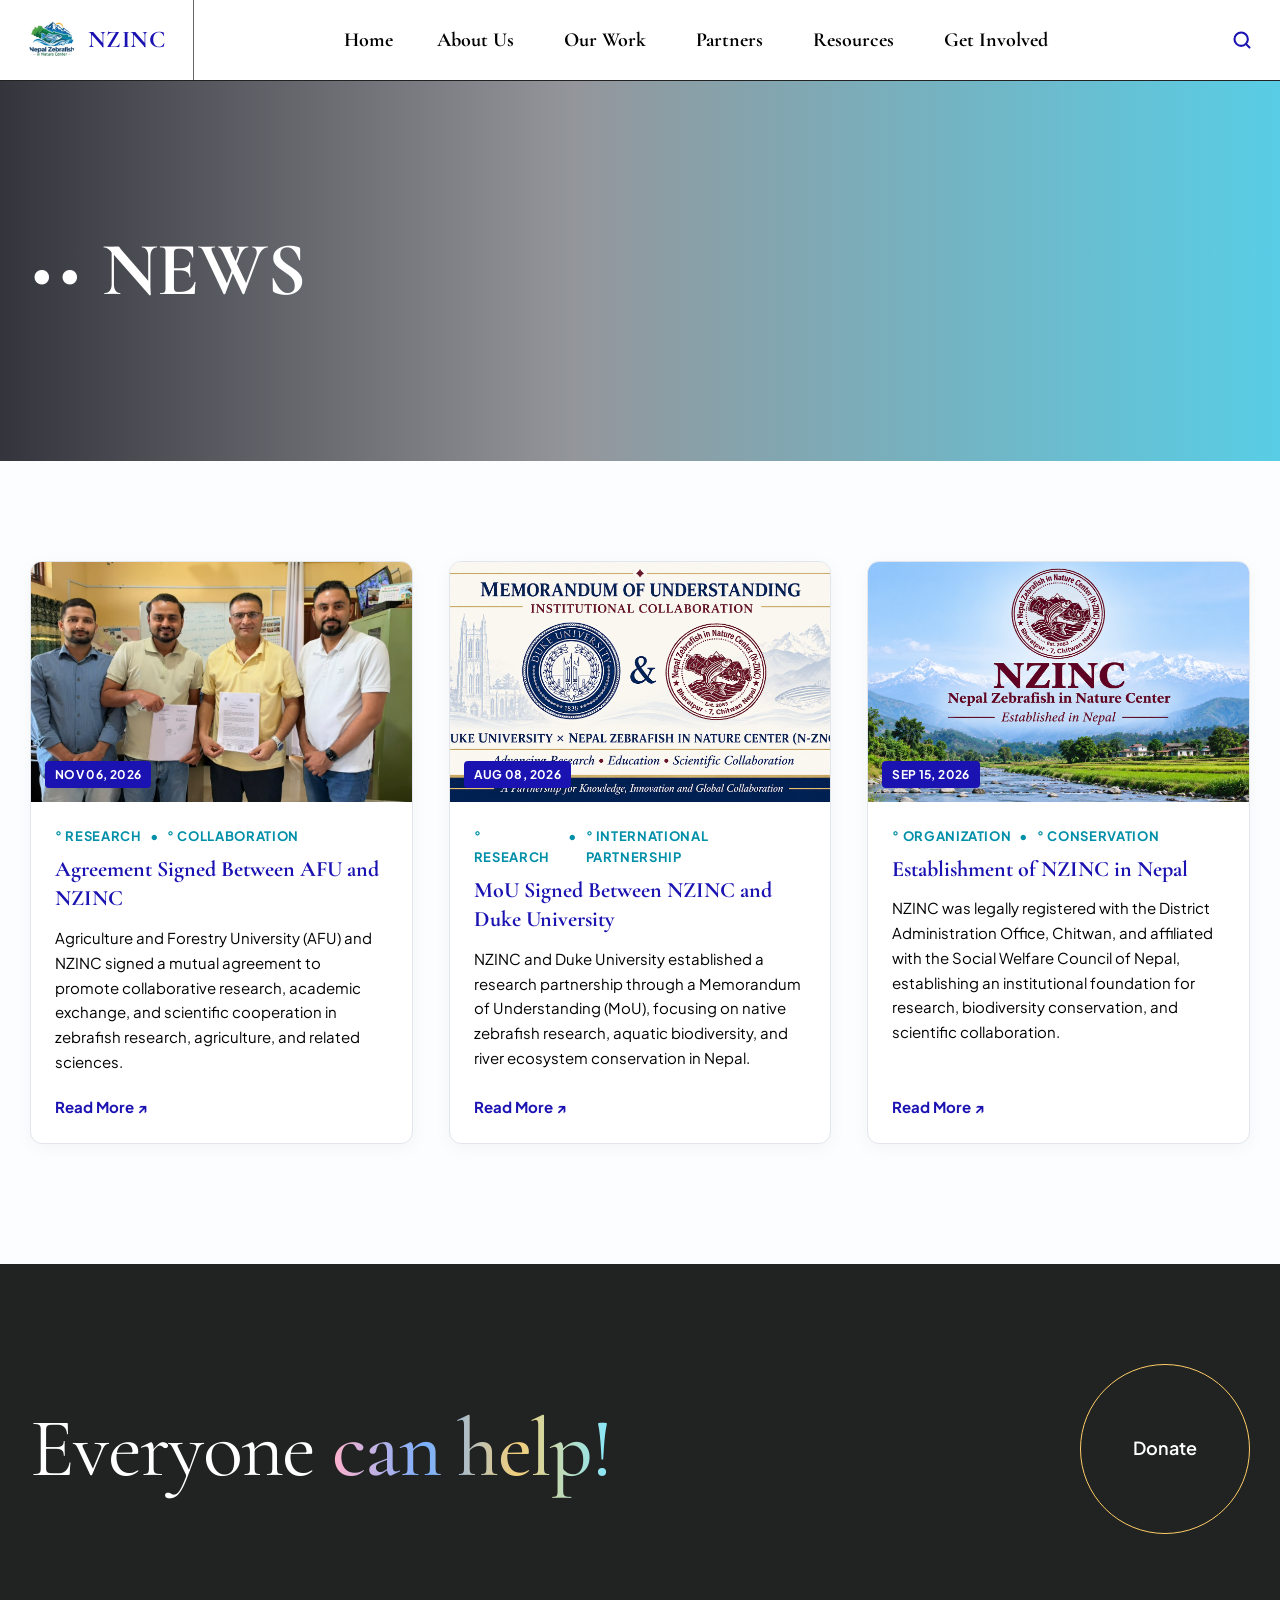
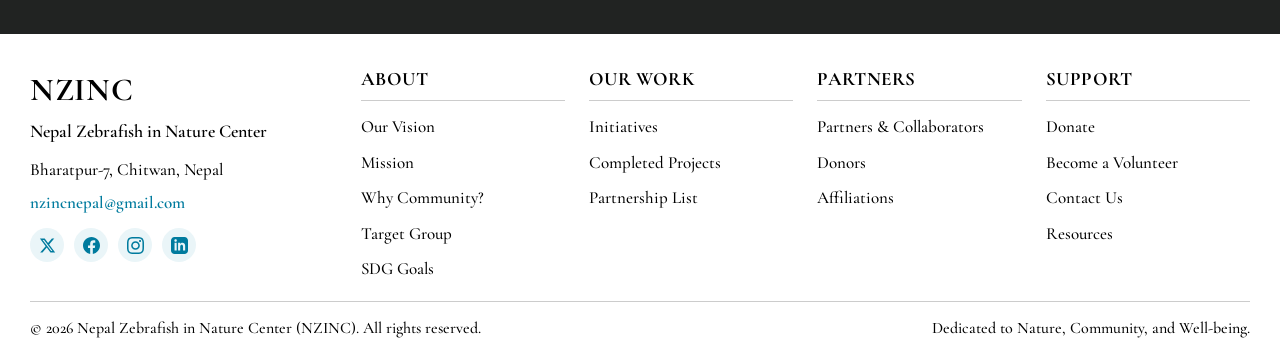
<file: news.html>
<!DOCTYPE html>
<html lang="en">
<head>
  <meta charset="UTF-8">
  <meta name="viewport" content="width=device-width, initial-scale=1.0">
  <meta name="description" content="News & Blog Grid - Nepal Zebrafish in Nature Center (NZINC)">
  <title>News & Blog Grid - NZINC</title>
  
  <!-- Google Fonts: Cormorant Garamond & Plus Jakarta Sans -->
  <link rel="preconnect" href="https://fonts.googleapis.com">
  <link rel="preconnect" href="https://fonts.gstatic.com" crossorigin>
  <link href="https://fonts.googleapis.com/css2?family=Cormorant+Garamond:ital,wght@0,400;0,500;0,600;0,700;1,400;1,600&family=Plus+Jakarta+Sans:ital,wght@0,400;0,500;0,600;0,700;1,400&display=swap" rel="stylesheet">
  
  <style>
    /* ==========================================================================
       DESIGN SYSTEM & VARIABLES
       ========================================================================== */
    :root {
      --primary-blue: #1b12b2;
      --primary-hover: #120b8a;
      --cyan-accent: #00b4d8;
      --cyan-light: #e6f7f9;
      --text-dark: #000000;
      --text-body: #000000;
      --text-muted: #111111;
      --bg-light: #f8f9fa;
      --bg-card: #ffffff;
      --border-color: #e2e5ec;
      --font-main: 'Plus Jakarta Sans', -apple-system, BlinkMacSystemFont, sans-serif;
      --font-serif: 'Cormorant Garamond', Georgia, serif;
      --max-width: 1380px;
    }

    * { box-sizing: border-box; margin: 0; padding: 0; }
    html { scroll-behavior: smooth; }
    body {
      font-family: var(--font-main);
      color: var(--text-dark);
      background-color: #fcfdfe;
      line-height: 1.6;
      font-size: 16px;
      -webkit-font-smoothing: antialiased;
      overflow-x: hidden;
    }

    a { color: inherit; text-decoration: none; }
    img { max-width: 100%; height: auto; display: block; }
    
    .container {
      width: min(var(--max-width), calc(100% - 60px));
      margin-inline: auto;
    }

    /* ==========================================================================
       EXACT NAVIGATION BAR DESIGN WITH DROPDOWNS
       ========================================================================== */
    .site-header {
      position: sticky;
      top: 0;
      left: 0;
      width: 100%;
      z-index: 1000;
      background-color: #ffffff;
      border-bottom: 1.5px solid #222222;
    }

    .header-inner {
      display: flex;
      align-items: center;
      height: 80px;
      width: 100%;
      max-width: 100%;
      padding: 0;
    }

    /* Left Brand Section with Duke Logo Image */
    .brand-section {
      display: flex;
      align-items: center;
      gap: 16px;
      padding: 0 28px;
      height: 100%;
      border-right: 1.5px solid #666666;
      background: #ffffff;
      cursor: pointer;
    }

    .brand-logo-wrap {
      display: flex;
      align-items: center;
      gap: 12px;
      height: 100%;
    }

    .brand-duke-logo {
      width: 48px;
      height: 48px;
      border-radius: 50%;
      object-fit: cover;
    }

    .brand-title {
      font-family: var(--font-serif);
      font-size: 24px;
      font-weight: 700;
      color: #1b12b2;
      letter-spacing: 0.02em;
    }

    /* Main Navigation Links with Dropdown Menu Hovering */
    .nav-links {
      display: flex;
      align-items: center;
      justify-content: center;
      gap: 36px;
      flex-grow: 1;
      height: 100%;
    }

    .nav-item {
      position: relative;
      height: 100%;
      display: flex;
      align-items: center;
    }

    .nav-item > a {
      color: #000000;
      font-family: var(--font-serif);
      font-size: 20px;
      font-weight: 800;
      display: flex;
      align-items: center;
      gap: 6px;
      height: 100%;
      padding: 0 4px;
      transition: color 0.2s ease;
    }

    .nav-item:hover > a {
      color: #1b12b2;
    }

    .nav-item > a span.arrow {
      font-size: 10px;
      color: #000000;
      transform: translateY(1px);
    }

    /* Dropdown Menu Styles (Using Cormorant Garamond / Serif) */
    .dropdown-menu {
      position: absolute;
      top: 100%;
      left: 50%;
      transform: translateX(-50%);
      background-color: #1e1e1e;
      min-width: 210px;
      padding: 22px 24px;
      box-shadow: 0 10px 30px rgba(0, 0, 0, 0.25);
      display: flex;
      flex-direction: column;
      gap: 16px;
      opacity: 0;
      visibility: hidden;
      transition: opacity 0.25s ease, visibility 0.25s ease;
      z-index: 1001;
    }

    .dropdown-menu::before {
      content: "";
      position: absolute;
      top: -2px;
      left: 35%;
      right: 35%;
      height: 2px;
      background-color: #ffffff;
    }

    .nav-item:hover .dropdown-menu {
      opacity: 1;
      visibility: visible;
    }

    .dropdown-menu a {
      color: #ffffff;
      font-family: var(--font-serif);
      font-size: 18px;
      font-weight: 600;
      line-height: 1.3;
      transition: color 0.2s ease;
      white-space: nowrap;
    }

    .dropdown-menu a:hover {
      color: #00b4d8;
    }

    /* Right Search & Mobile Toggle Controls */
    .header-right {
      padding: 0 28px;
      display: flex;
      align-items: center;
      gap: 16px;
    }

    .nav-search-btn {
      background: transparent;
      border: none;
      color: #1b12b2;
      cursor: pointer;
      font-size: 18px;
      display: flex;
      align-items: center;
      justify-content: center;
    }

    .mobile-nav-toggle {
      display: none;
      background: transparent;
      border: none;
      cursor: pointer;
      padding: 4px;
      color: var(--primary-blue);
    }

    .mobile-nav-toggle svg {
      width: 28px;
      height: 28px;
    }

    /* ==========================================================================
       HERO SECTION
       ========================================================================== */
    .blog-hero {
      position: relative;
      height: 380px;
      background: url('https://images.unsplash.com/photo-1517486808906-6ca8b3f04846?auto=format&fit=crop&w=1800&q=80') center/cover no-repeat;
      display: flex;
      align-items: center;
      color: #ffffff;
      overflow: hidden;
    }

    .blog-hero-overlay {
      position: absolute;
      inset: 0;
      background: linear-gradient(90deg, rgba(15, 18, 25, 0.85) 0%, rgba(20, 25, 35, 0.45) 45%, rgba(0, 180, 216, 0.65) 100%);
    }

    .blog-hero-content {
      position: relative;
      z-index: 2;
      display: flex;
      align-items: center;
      gap: 16px;
    }

    .blog-hero-dots {
      font-size: 44px;
      color: #ffffff;
      line-height: 1;
      letter-spacing: 4px;
    }

    .blog-hero h1 {
      font-size: clamp(38px, 6.5vw, 76px);
      font-weight: 700;
      font-family: var(--font-serif);
      color: #ffffff;
      letter-spacing: -0.01em;
      line-height: 1.1;
    }

    /* ==========================================================================
       BLOG GRID SECTION
       ========================================================================== */
    .blog-grid-section {
      padding: 100px 0 120px;
      background-color: #fcfdfe;
    }

    .blog-grid-3 {
      display: grid;
      grid-template-columns: repeat(3, 1fr);
      gap: 36px;
    }

    .blog-card {
      background: #ffffff;
      border-radius: 12px;
      overflow: hidden;
      border: 1px solid var(--border-color);
      display: flex;
      flex-direction: column;
      box-shadow: 0 4px 18px rgba(0, 0, 0, 0.04);
      transition: transform 0.3s ease, box-shadow 0.3s ease;
    }

    .blog-card:hover {
      transform: translateY(-6px);
      box-shadow: 0 12px 30px rgba(27, 18, 178, 0.08);
    }

    .blog-img-wrap {
      width: 100%;
      height: 240px;
      overflow: hidden;
      position: relative;
    }

    .blog-img-wrap img {
      width: 100%;
      height: 100%;
      object-fit: cover;
      transition: transform 0.4s ease;
    }

    .blog-card:hover .blog-img-wrap img {
      transform: scale(1.05);
    }

    .blog-date-badge {
      position: absolute;
      bottom: 14px;
      left: 14px;
      background: var(--primary-blue);
      color: #ffffff;
      font-family: var(--font-main);
      font-size: 12px;
      font-weight: 700;
      padding: 4px 10px;
      border-radius: 4px;
      letter-spacing: 0.03em;
    }

    .blog-card-body {
      padding: 24px;
      display: flex;
      flex-direction: column;
      flex-grow: 1;
    }

    .blog-categories {
      font-family: var(--font-main);
      font-size: 13px;
      font-weight: 700;
      color: #008fa8;
      text-transform: uppercase;
      letter-spacing: 0.05em;
      margin-bottom: 8px;
      display: flex;
      gap: 8px;
    }

    .blog-card-title {
      font-family: var(--font-serif);
      font-size: 22px;
      font-weight: 700;
      color: var(--primary-blue);
      line-height: 1.35;
      margin-bottom: 12px;
      transition: color 0.2s ease;
    }

    .blog-card-title:hover {
      color: var(--cyan-accent);
    }

    .blog-card-desc {
      font-family: var(--font-main);
      font-size: 15px;
      color: #000000;
      line-height: 1.65;
      margin-bottom: 20px;
      flex-grow: 1;
      font-weight: 400;
    }

    .read-more-link {
      display: inline-flex;
      align-items: center;
      gap: 6px;
      font-family: var(--font-main);
      font-size: 15px;
      font-weight: 700;
      color: var(--primary-blue);
      transition: transform 0.2s ease, color 0.2s ease;
    }

    .read-more-link:hover {
      color: var(--cyan-accent);
      transform: translateX(4px);
    }

    /* ==========================================================================
       SUPPORT / CONTRIBUTE / DONATE BANNER
       ========================================================================== */
    .support-donate-banner {
      background-color: #212322;
      color: #ffffff;
      padding: 100px 0;
      position: relative;
    }

    .support-banner-inner {
      display: flex;
      align-items: center;
      justify-content: space-between;
      gap: 30px;
    }

    .support-heading-text {
      font-family: var(--font-serif);
      font-size: clamp(48px, 6.5vw, 100px);
      font-weight: 400;
      color: #ffffff;
      letter-spacing: -0.02em;
      line-height: 1.05;
    }

    .support-heading-text .styled-help {
      background: linear-gradient(90deg, #ffb2cc, #79b0ff, #f3cf7a, #85e8ff);
      -webkit-background-clip: text;
      -webkit-text-fill-color: transparent;
      font-weight: 500;
    }

    .donate-oval-btn {
      width: 170px;
      height: 170px;
      border-radius: 50%;
      border: 1.5px solid #ffcc66;
      display: flex;
      align-items: center;
      justify-content: center;
      color: #ffffff;
      font-family: var(--font-main);
      font-size: 18px;
      font-weight: 600;
      flex-shrink: 0;
      transition: background 0.3s ease;
    }

    .donate-oval-btn:hover {
      background: rgba(255, 255, 255, 0.08);
    }

    /* ==========================================================================
       COMPACT MULTI-COLUMN THEME FOOTER (HOMOGENOUS)
       ========================================================================== */
    .site-footer {
      background-color: #ffffff;
      color: #000000;
      padding: 30px 0 16px;
      font-family: var(--font-serif);
    }

    .footer-grid-multi {
      display: grid;
      grid-template-columns: 1.5fr repeat(4, 1fr);
      gap: 24px;
      padding-bottom: 18px;
      border-bottom: 1.5px solid #cccccc;
    }

    .footer-col-brand h3 {
      font-family: var(--font-serif);
      font-size: 32px;
      font-weight: 700;
      color: #000000;
      margin-bottom: 4px;
      letter-spacing: 0.02em;
    }

    .footer-col-brand p.sub-org {
      font-family: var(--font-serif);
      font-size: 18px;
      font-weight: 600;
      color: #000000;
      margin-bottom: 12px;
      line-height: 1.4;
    }

    .footer-contact-info {
      display: flex;
      flex-direction: column;
      gap: 6px;
      font-family: var(--font-serif);
      font-size: 17px;
      font-weight: 500;
      color: #000000;
      opacity: 1;
      margin-bottom: 12px;
    }

    .footer-contact-info a {
      color: #007b9e;
      text-decoration: none;
      font-weight: 600;
    }

    .footer-contact-info a:hover {
      color: #005b78;
      text-decoration: underline;
    }

    .social-links {
      display: flex;
      align-items: center;
      gap: 10px;
      margin-top: 8px;
    }

    .social-icon-btn {
      width: 34px;
      height: 34px;
      border-radius: 50%;
      background: #eaf5f8;
      color: #007b9e;
      display: grid;
      place-items: center;
      transition: background 0.25s ease, transform 0.25s ease;
    }

    .social-icon-btn:hover {
      background: #d5edf3;
      transform: translateY(-2px);
    }

    .social-icon-btn svg {
      width: 17px;
      height: 17px;
      fill: #007b9e;
    }

    .footer-column h4 {
      font-family: var(--font-serif);
      font-size: 19px;
      font-weight: 700;
      color: #000000;
      margin-bottom: 12px;
      padding-bottom: 6px;
      border-bottom: 1.5px solid #cccccc;
      letter-spacing: 0.03em;
      text-transform: uppercase;
    }

    .footer-column ul {
      list-style: none;
      display: flex;
      flex-direction: column;
      gap: 8px;
      margin: 0;
      padding: 0;
    }

    .footer-column ul li a {
      font-family: var(--font-serif);
      font-size: 17px;
      font-weight: 500;
      color: #000000;
      opacity: 1;
      text-decoration: none;
      transition: color 0.2s ease;
    }

    .footer-column ul li a:hover {
      color: #007b9e;
    }

    .footer-bottom-bar {
      display: flex;
      justify-content: space-between;
      align-items: center;
      padding-top: 14px;
      font-family: var(--font-serif);
      font-size: 16px;
      font-weight: 500;
      color: #000000;
      opacity: 1;
      flex-wrap: wrap;
      gap: 10px;
    }

    /* Responsive Design */
    @media (max-width: 992px) {
      .blog-grid-3 {
        grid-template-columns: repeat(2, 1fr);
      }
      .footer-grid-multi {
        grid-template-columns: repeat(3, 1fr);
        gap: 20px;
      }

      .footer-col-brand {
        grid-column: span 3;
      }
    }

    @media (max-width: 768px) {
      .container { width: calc(100% - 32px); }
      .header-inner { justify-content: space-between; padding: 0 16px; }
      
      .mobile-nav-toggle { display: block; }
      
      .nav-links {
        display: flex;
        flex-direction: column;
        position: absolute;
        top: 100%;
        left: 0;
        width: 100%;
        background-color: #ffffff;
        border-bottom: 1.5px solid #222222;
        padding: 20px 24px;
        height: auto;
        gap: 0;
        box-shadow: 0 10px 20px rgba(0,0,0,0.1);
        max-height: 0;
        overflow: hidden;
        opacity: 0;
        visibility: hidden;
        transition: max-height 0.35s ease, opacity 0.3s ease, visibility 0.3s ease;
      }

      .nav-links.is-active {
        max-height: 600px;
        opacity: 1;
        visibility: visible;
        overflow-y: auto;
      }

      .nav-item {
        width: 100%;
        flex-direction: column;
        align-items: flex-start;
        height: auto;
        border-bottom: 1px solid var(--border-color);
      }

      .nav-item:last-child {
        border-bottom: none;
      }

      .nav-item > a {
        width: 100%;
        padding: 14px 0;
        justify-content: space-between;
        font-size: 20px;
      }

      .dropdown-menu {
        position: static;
        transform: none;
        background-color: #262626;
        width: 100%;
        padding: 12px 18px;
        box-shadow: none;
        display: none;
        opacity: 1;
        visibility: visible;
        margin-bottom: 12px;
        border-radius: 6px;
      }

      .dropdown-menu::before {
        display: none;
      }

      .nav-item.open .dropdown-menu {
        display: flex;
      }

      .blog-grid-3 { grid-template-columns: 1fr; }
      .support-banner-inner {
        flex-direction: column;
        text-align: center;
      }
      .footer-grid-multi { grid-template-columns: 1fr; gap: 30px; }
      .footer-bottom-bar { flex-direction: column; text-align: center; gap: 15px; }
      .donate-oval-btn { width: 140px; height: 140px; font-size: 18px; }
    }
  
    /* ==========================================================================
       MOBILE VIEW (phones): large clear type, MENU bar and accordion navigation
       ========================================================================== */
    @media (max-width: 768px) {
      :root { --font-main: 'Source Sans 3', 'Source Sans Pro', -apple-system, 'Segoe UI', Roboto, Arial, sans-serif; --font-serif: 'Source Sans 3', 'Source Sans Pro', -apple-system, 'Segoe UI', Roboto, Arial, sans-serif; }
      html { -webkit-text-size-adjust: 100%; }
      body, h1, h2, h3, h4, h5, p, li, a, button, input, textarea, select, span, div { font-family: var(--font-main) !important; }
      body { font-size: 18px; line-height: 1.65; overflow-x: hidden; }
      img, video, iframe, svg { max-width: 100%; }

      /* --- Top bar: logo + MENU --- */
      .site-header { border-top: 4px solid #1b12b2; border-bottom: 1px solid #d5d9e6; box-shadow: 0 2px 8px rgba(0,0,0,.06); }
      .header-inner { height: 108px; padding: 0 16px; justify-content: space-between; position: relative; }
      .brand-section { padding: 0; border-right: none; gap: 0; flex: 1; min-width: 0; }
      .brand-logo-wrap { gap: 12px; }
      .brand-duke-logo { width: auto; height: 92px; max-width: 100%; border-radius: 0; object-fit: contain; flex-shrink: 0; }
      .brand-title { display: none; }
      .header-right { padding: 0; gap: 0; flex-shrink: 0; }
      .nav-search-btn { display: none; }
      .mobile-nav-toggle { display: flex; align-items: center; gap: 8px; padding: 10px 4px; font-family: var(--font-main, sans-serif); font-weight: 700; font-size: 18px; letter-spacing: .04em; color: #1b12b2; }
      .mobile-nav-toggle::before { content: "MENU"; }
      .mobile-nav-toggle[aria-expanded="true"]::before { content: "CLOSE"; }
      .mobile-nav-toggle svg { width: 26px; height: 26px; }

      /* --- Menu panel --- */
      .nav-links { position: absolute; top: 100%; left: 0; right: 0; width: 100%; flex-direction: column; align-items: stretch; justify-content: flex-start; gap: 0; padding: 8px 16px 24px; background: #fff; border-bottom: 3px solid #1b12b2; box-shadow: 0 14px 24px rgba(0,0,0,.18); max-height: 0; overflow: hidden; opacity: 0; visibility: hidden; height: auto; transition: max-height .35s ease, opacity .25s ease, visibility .25s ease; }
      .nav-links.is-active { max-height: calc(100vh - 112px); overflow-y: auto; opacity: 1; visibility: visible; -webkit-overflow-scrolling: touch; }
      .nav-item { display: block; width: 100%; height: auto; border-bottom: 1px solid #e2e5ec; }
      .nav-item:last-child { border-bottom: none; }
      .nav-item > a { display: flex; align-items: center; justify-content: space-between; width: 100%; height: auto; min-height: 58px; padding: 12px 6px; font-size: 22px; font-weight: 600; color: #111; white-space: normal; }
      .nav-item.open > a { color: #1b12b2; }
      .nav-item > a span.arrow { display: inline-block; width: 11px; height: 11px; border-right: 2.5px solid #1b12b2; border-bottom: 2.5px solid #1b12b2; transform: rotate(45deg); margin: 0 6px 4px 12px; font-size: 0; transition: transform .25s ease; }
      .nav-item.open > a span.arrow { transform: rotate(-135deg); margin-bottom: -2px; }
      .nav-item .dropdown-menu { position: static; transform: none; width: 100%; min-width: 0; display: none; opacity: 1; visibility: visible; background: #f4f6fb; box-shadow: none; border-radius: 0; margin: 0 0 12px; padding: 6px 0 6px 14px; gap: 0; border-left: 3px solid #c8891a; }
      .nav-item .dropdown-menu::before { display: none; }
      .nav-item.open .dropdown-menu { display: flex; flex-direction: column; }
      .nav-item:hover .dropdown-menu { opacity: 1; visibility: visible; }
      .nav-item .dropdown-menu a { display: block; padding: 13px 8px; font-size: 19px; font-weight: 600; color: #222; white-space: normal; border-bottom: 1px solid #e2e5ec; }
      .nav-item .dropdown-menu a:last-child { border-bottom: none; }

      body::after, .watermark-bg-text { display: none !important; }
      main section { overflow-x: clip; }
      [class*="grid"] > * { min-width: 0; }
      main p, main h1, main h2, main h3, main li { overflow-wrap: anywhere; }
      /* --- Content typography --- */
      .container { width: calc(100% - 32px); }
      main p, main li, main dd, main td, main th, main blockquote { font-size: 18px !important; line-height: 1.7 !important; }
      main h1 { font-size: clamp(34px, 10vw, 44px) !important; line-height: 1.1 !important; }
      main h2 { font-size: clamp(28px, 8vw, 34px) !important; line-height: 1.15 !important; }
      main h3 { font-size: 24px !important; line-height: 1.25 !important; }
      main h4 { font-size: 21px !important; line-height: 1.3 !important; }
      main a.btn, main button, main [class*="btn"] { min-height: 48px; font-size: 18px !important; }
      main section { padding-top: 56px; padding-bottom: 56px; }
      main [class*="grid"], main [class*="cards"], main [class*="-row"], main [class*="two-col"], main [class*="split"] { grid-template-columns: 1fr !important; }

      /* --- Footer --- */
      .site-footer a, .site-footer li, .site-footer p, .site-footer span, .site-footer div { font-size: 17px; }
      .site-footer h3 { font-size: 30px; }
      .site-footer h4 { font-size: 20px; }
      .footer-grid-multi { grid-template-columns: 1fr !important; gap: 28px; }
      .footer-bottom-bar { flex-direction: column; text-align: center; gap: 10px; font-size: 15px; }
    }
  </style>
  <link href="https://fonts.googleapis.com/css2?family=Source+Sans+3:ital,wght@0,400;0,500;0,600;0,700;1,400&display=swap" rel="stylesheet">
</head>
<body>
  <!-- ==========================================================================
     HEADER / NAVIGATION WITH DROPDOWNS & DUKE LOGO
     ========================================================================== -->
  <header class="site-header">
    <div class="header-inner">
      <a href="index.html" class="brand-section" aria-label="Go to Home">
        <div class="brand-logo-wrap">
          <img src="Image/english.png" alt="NZINC Logo" class="brand-duke-logo" onerror="this.onerror=null; this.src='https://images.unsplash.com/photo-1534528741775-53994a69daeb?auto=format&fit=crop&w=150&q=80';">
          <span class="brand-title">NZINC</span>
        </div>
      </a>
      
      <nav class="nav-links" id="navLinks" aria-label="Main Menu">
        <div class="nav-item">
          <a href="index.html">Home</a>
        </div>

        <div class="nav-item">
          <a href="about.html" class="dropdown-toggle">About Us <span class="arrow"></span></a>
          <div class="dropdown-menu">
            <a href="about.html#who-we-are">Who are we?</a>
            <a href="about.html#mission">Our Mission</a>
            <a href="about.html#community">Why Community?</a>
            <a href="about.html#impact">Our Impact</a>
          </div>
        </div>

        <div class="nav-item">
          <a href="projects.html" class="dropdown-toggle">Our Work <span class="arrow"></span></a>
          <div class="dropdown-menu">
            <a href="projects.html#focus-areas">Focus Areas</a>
            <a href="projects.html#projects">Projects</a>
            <a href="projects.html#stories">Success Stories</a>
            <a href="projects.html#initiatives">Established Initiatives</a>
          </div>
        </div>

        <div class="nav-item">
          <a href="partners.html" class="dropdown-toggle">Partners <span class="arrow"></span></a>
          <div class="dropdown-menu">
            <a href="partners.html#partners">Partners</a>
            <a href="partners.html#donors">Donors</a>
            <a href="partners.html#affiliations">Affiliations</a>
          </div>
        </div>

        <div class="nav-item">
          <a href="#resources" class="dropdown-toggle">Resources <span class="arrow"></span></a>
          <div class="dropdown-menu">
            <a href="publications.html">Publications</a>
            <a href="gallery.html">Media Library</a>
            <a href="news.html">News</a>
            <a href="faq.html">FAQ</a>
          </div>
        </div>

        <div class="nav-item">
          <a href="contact.html" class="dropdown-toggle">Get Involved <span class="arrow"></span></a>
          <div class="dropdown-menu">
            <a href="donate.html">Donate</a>
            <a href="volunteer.html">Become a Volunteer</a>
            <a href="careers.html">Careers</a>
            <a href="contact.html">Contact Us</a>
          </div>
        </div>
      </nav>

      <div class="header-right">
        <button class="nav-search-btn" aria-label="Search">
          <svg width="20" height="20" viewBox="0 0 24 24" fill="none" stroke="currentColor" stroke-width="2.5" stroke-linecap="round" stroke-linejoin="round">
            <circle cx="11" cy="11" r="8"></circle>
            <line x1="21" y1="21" x2="16.65" y2="16.65"></line>
          </svg>
        </button>
        <button class="mobile-nav-toggle" id="menuToggle" aria-label="Toggle menu" aria-expanded="false">
          <svg viewBox="0 0 24 24" fill="none" stroke="currentColor" stroke-width="2" stroke-linecap="round" stroke-linejoin="round">
            <line x1="3" y1="12" x2="21" y2="12"></line>
            <line x1="3" y1="6" x2="21" y2="6"></line>
            <line x1="3" y1="18" x2="21" y2="18"></line>
          </svg>
        </button>
      </div>
    </div>
  </header>

  <main>
    <!-- ==========================================================================
       HERO SECTION
       ========================================================================== -->
    <section class="blog-hero">
      <div class="blog-hero-overlay"></div>
      <div class="container blog-hero-content">
        <span class="blog-hero-dots">••</span>
        <h1>NEWS</h1>
      </div>
    </section>

   <!-- ==========================================================================
     BLOG / NEWS GRID SECTION
     ========================================================================== -->
<section class="blog-grid-section">
  <div class="container">
    <div class="blog-grid-3">

      <!-- Card 1: AFU and NZINC MoU -->
      <article class="blog-card">
        <div class="blog-img-wrap">
          <img src="Image/mou1.jpeg" alt="MoU between Agriculture and Forestry University and NZINC">
          <span class="blog-date-badge">NOV 06, 2026</span>
        </div>
        <div class="blog-card-body">
          <div class="blog-categories">
            <span>° Research</span> • <span>° Collaboration</span>
          </div>
          <h3 class="blog-card-title">
            Agreement Signed Between AFU and NZINC
          </h3>
          <p class="blog-card-desc">
            Agriculture and Forestry University (AFU) and NZINC signed a mutual agreement to promote collaborative research, academic exchange, and scientific cooperation in zebrafish research, agriculture, and related sciences.
          </p>
          <a href="news.html" class="read-more-link">Read More ↗</a>
        </div>
      </article>

      <!-- Card 2: Duke University and NZINC MoU -->
      <article class="blog-card">
        <div class="blog-img-wrap">
          <img src="Image/dukenzinc.png" alt="Research partnership between NZINC and Duke University">
          <span class="blog-date-badge">AUG 08, 2026</span>
        </div>
        <div class="blog-card-body">
          <div class="blog-categories">
            <span>° Research</span> • <span>° International Partnership</span>
          </div>
          <h3 class="blog-card-title">
            MoU Signed Between NZINC and Duke University
          </h3>
          <p class="blog-card-desc">
            NZINC and Duke University established a research partnership through a Memorandum of Understanding (MoU), focusing on native zebrafish research, aquatic biodiversity, and river ecosystem conservation in Nepal.
          </p>
          <a href="news.html" class="read-more-link">Read More ↗</a>
        </div>
      </article>

      <!-- Card 3: NZINC Establishment -->
      <article class="blog-card">
        <div class="blog-img-wrap">
          <img src="Image/NZINC Nepal Nature Center Banner.png" alt="Establishment of Nepal Zebrafish and Nature Research Center">
          <span class="blog-date-badge">SEP 15, 2026</span>
        </div>
        <div class="blog-card-body">
          <div class="blog-categories">
            <span>° Organization</span> • <span>° Conservation</span>
          </div>
          <h3 class="blog-card-title">
            Establishment of NZINC in Nepal
          </h3>
          <p class="blog-card-desc">
            NZINC was legally registered with the District Administration Office, Chitwan, and affiliated with the Social Welfare Council of Nepal, establishing an institutional foundation for research, biodiversity conservation, and scientific collaboration.
          </p>
          <a href="news.html" class="read-more-link">Read More ↗</a>
        </div>
      </article>

    </div>
  </div>
</section>

    <!-- ==========================================================================
       SUPPORT / CONTRIBUTE / DONATE BANNER
       ========================================================================== -->
    <section class="support-donate-banner">
      <div class="container support-banner-inner">
        <h2 class="support-heading-text">
          Everyone <span class="styled-help">can help!</span>
        </h2>
        <a href="donate.html" class="donate-oval-btn">
          Donate
        </a>
      </div>
    </section>
  </main>

  <!-- ==========================================================================
     MULTI-COLUMN THEME FOOTER (HOMOGENOUS)
     ========================================================================== -->
  <footer class="site-footer">
    <div class="container">
      <div class="footer-grid-multi">
        <!-- Col 1: Brand, Address, Email & Socials -->
        <div class="footer-col-brand">
          <h3>NZINC</h3>
          <p class="sub-org">Nepal Zebrafish in Nature Center</p>
          <div class="footer-contact-info">
            <span> Bharatpur-7, Chitwan, Nepal</span>
            <span><a href="mailto:nzincnepal@gmail.com">nzincnepal@gmail.com</a></span>
          </div>
          <div class="social-links">
            <a href="https://x.com/NZINC_Nepal" class="social-icon-btn" aria-label="Twitter">
              <svg viewBox="0 0 24 24"><path d="M18.244 2.25h3.308l-7.227 8.26 8.502 11.24H16.17l-5.214-6.817L4.99 21.75H1.68l7.73-8.835L1.254 2.25H8.08l4.713 6.231zm-1.161 17.52h1.833L7.084 4.126H5.117z"/></svg>
            </a>
            <a href="https://www.facebook.com/p/Nepal-Zebra-Fish-In-Nature-Center-NZINC-61596320360359/" class="social-icon-btn" aria-label="Facebook">
              <svg viewBox="0 0 24 24"><path d="M24 12.073c0-6.627-5.373-12-12-12s-12 5.373-12 12c0 5.99 4.388 10.954 10.125 11.854v-8.385H7.078v-3.47h3.047V9.43c0-3.007 1.792-4.669 4.533-4.669 1.312 0 2.686.235 2.686.235v2.953H15.83c-1.491 0-1.956.925-1.956 1.874v2.25h3.328l-.532 3.47h-2.796v8.385C19.612 23.027 24 18.062 24 12.073z"/></svg>
            </a>
            <a href="#" class="social-icon-btn" aria-label="Instagram">
              <svg viewBox="0 0 24 24"><path d="M12 2.163c3.204 0 3.584.012 4.85.07 3.252.148 4.771 1.691 4.919 4.919.058 1.265.069 1.645.069 4.849 0 3.205-.012 3.584-.069 4.849-.149 3.225-1.664 4.771-4.919 4.919-1.266.058-1.644.07-4.85.07-3.204 0-3.584-.012-4.849-.07-3.26-.149-4.771-1.699-4.919-4.92-.058-1.265-.07-1.644-.07-4.849 0-3.204.013-3.583.07-4.849.149-3.227 1.664-4.771 4.919-4.919 1.266-.057 1.645-.069 4.849-.069zm0-2.163c-3.259 0-3.667.014-4.947.072-4.358.2-6.78 2.618-6.98 6.98-.059 1.281-.073 1.689-.073 4.948 0 3.259.014 3.668.072 4.948.2 4.358 2.618 6.78 6.98 6.98 1.281.058 1.689.072 4.948.072 3.259 0 3.668-.014 4.948-.072 4.354-.2 6.782-2.618 6.979-6.98.059-1.28.073-1.689.073-4.948 0-3.259-.014-3.667-.072-4.947-.196-4.354-2.617-6.78-6.979-6.98-1.281-.059-1.69-.073-4.949-.073zm0 5.838c-3.403 0-6.162 2.759-6.162 6.162s2.759 6.163 6.162 6.163 6.162-2.759 6.162-6.163c0-3.403-2.759-6.162-6.162-6.162zm0 10.162c-2.209 0-4-1.79-4-4 0-2.209 1.791-4 4-4s4 1.791 4 4c0 2.21-1.791 4-4 4zm6.406-11.845c-.796 0-1.441.645-1.441 1.44s.645 1.44 1.441 1.44c.795 0 1.439-.645 1.439-1.44s-.644-1.44-1.439-1.44z"/></svg>
            </a>
            <a href="#" class="social-icon-btn" aria-label="LinkedIn">
              <svg viewBox="0 0 24 24"><path d="M19 0h-14c-2.761 0-5 2.239-5 5v14c0 2.761 2.239 5 5 5h14c2.762 0 5-2.239 5-5v-14c0-2.761-2.238-5-5-5zm-11 19h-3v-11h3v11zm-1.5-12.268c-.966 0-1.75-.79-1.75-1.764s.784-1.764 1.75-1.764 1.75.79 1.75 1.764-.783 1.764-1.75 1.764zm13.5 12.268h-3v-5.604c0-3.368-4-3.113-4 0v5.604h-3v-11h3v1.765c1.396-2.586 7-2.777 7 2.476v6.759z"/></svg>
            </a>
          </div>
        </div>

        <!-- Col 2: About & Vision -->
        <div class="footer-column">
          <h4>About</h4>
          <ul>
            <li><a href="about.html#vision">Our Vision</a></li>
            <li><a href="about.html#mission">Mission</a></li>
            <li><a href="about.html#why-community">Why Community?</a></li>
            <li><a href="about.html#target-group">Target Group</a></li>
            <li><a href="about.html#sdgs">SDG Goals</a></li>
          </ul>
        </div>

        <!-- Col 3: Our Work -->
        <div class="footer-column">
          <h4>Our Work</h4>
          <ul>
            <li><a href="projects.html#initiatives">Initiatives</a></li>
            <li><a href="projects.html#completed">Completed Projects</a></li>
            <li><a href="projects.html#partnerships">Partnership List</a></li>
          </ul>
        </div>

        <!-- Col 4: Partners -->
        <div class="footer-column">
          <h4>Partners</h4>
          <ul>
            <li><a href="partners.html#partners">Partners &amp; Collaborators</a></li>
            <li><a href="partners.html#donors">Donors</a></li>
            <li><a href="partners.html#affiliations">Affiliations</a></li>
          </ul>
        </div>

        <!-- Col 5: Support & Contact -->
        <div class="footer-column">
          <h4>Support</h4>
          <ul>
            <li><a href="donate.html">Donate</a></li>
            <li><a href="contact.html#volunteer">Become a Volunteer</a></li>
            <li><a href="contact.html">Contact Us</a></li>
            <li><a href="resources.html">Resources</a></li>
          </ul>
        </div>
      </div>

      <!-- Bottom Bar -->
      <div class="footer-bottom-bar">
        <div>© 2026 Nepal Zebrafish in Nature Center (NZINC). All rights reserved.</div>
        <div style="opacity: 1;">Dedicated to Nature, Community, and Well-being.</div>
      </div>
    </div>
  </footer>

  <!-- Scripts: Mobile Navigation Toggle -->
  <script>
    const menuToggle = document.getElementById('menuToggle');
    const navLinks = document.getElementById('navLinks');

    menuToggle.addEventListener('click', () => {
      const expanded = menuToggle.getAttribute('aria-expanded') === 'true';
      menuToggle.setAttribute('aria-expanded', !expanded);
      navLinks.classList.toggle('is-active');
    });

    const dropdownToggles = document.querySelectorAll('.dropdown-toggle');
    dropdownToggles.forEach(toggle => {
      toggle.addEventListener('click', (e) => {
        if (window.innerWidth <= 768) {
          e.preventDefault();
          const parentItem = toggle.closest('.nav-item');
          parentItem.classList.toggle('open');
        }
      });
    });
  </script>
</body>
</html>
</file>
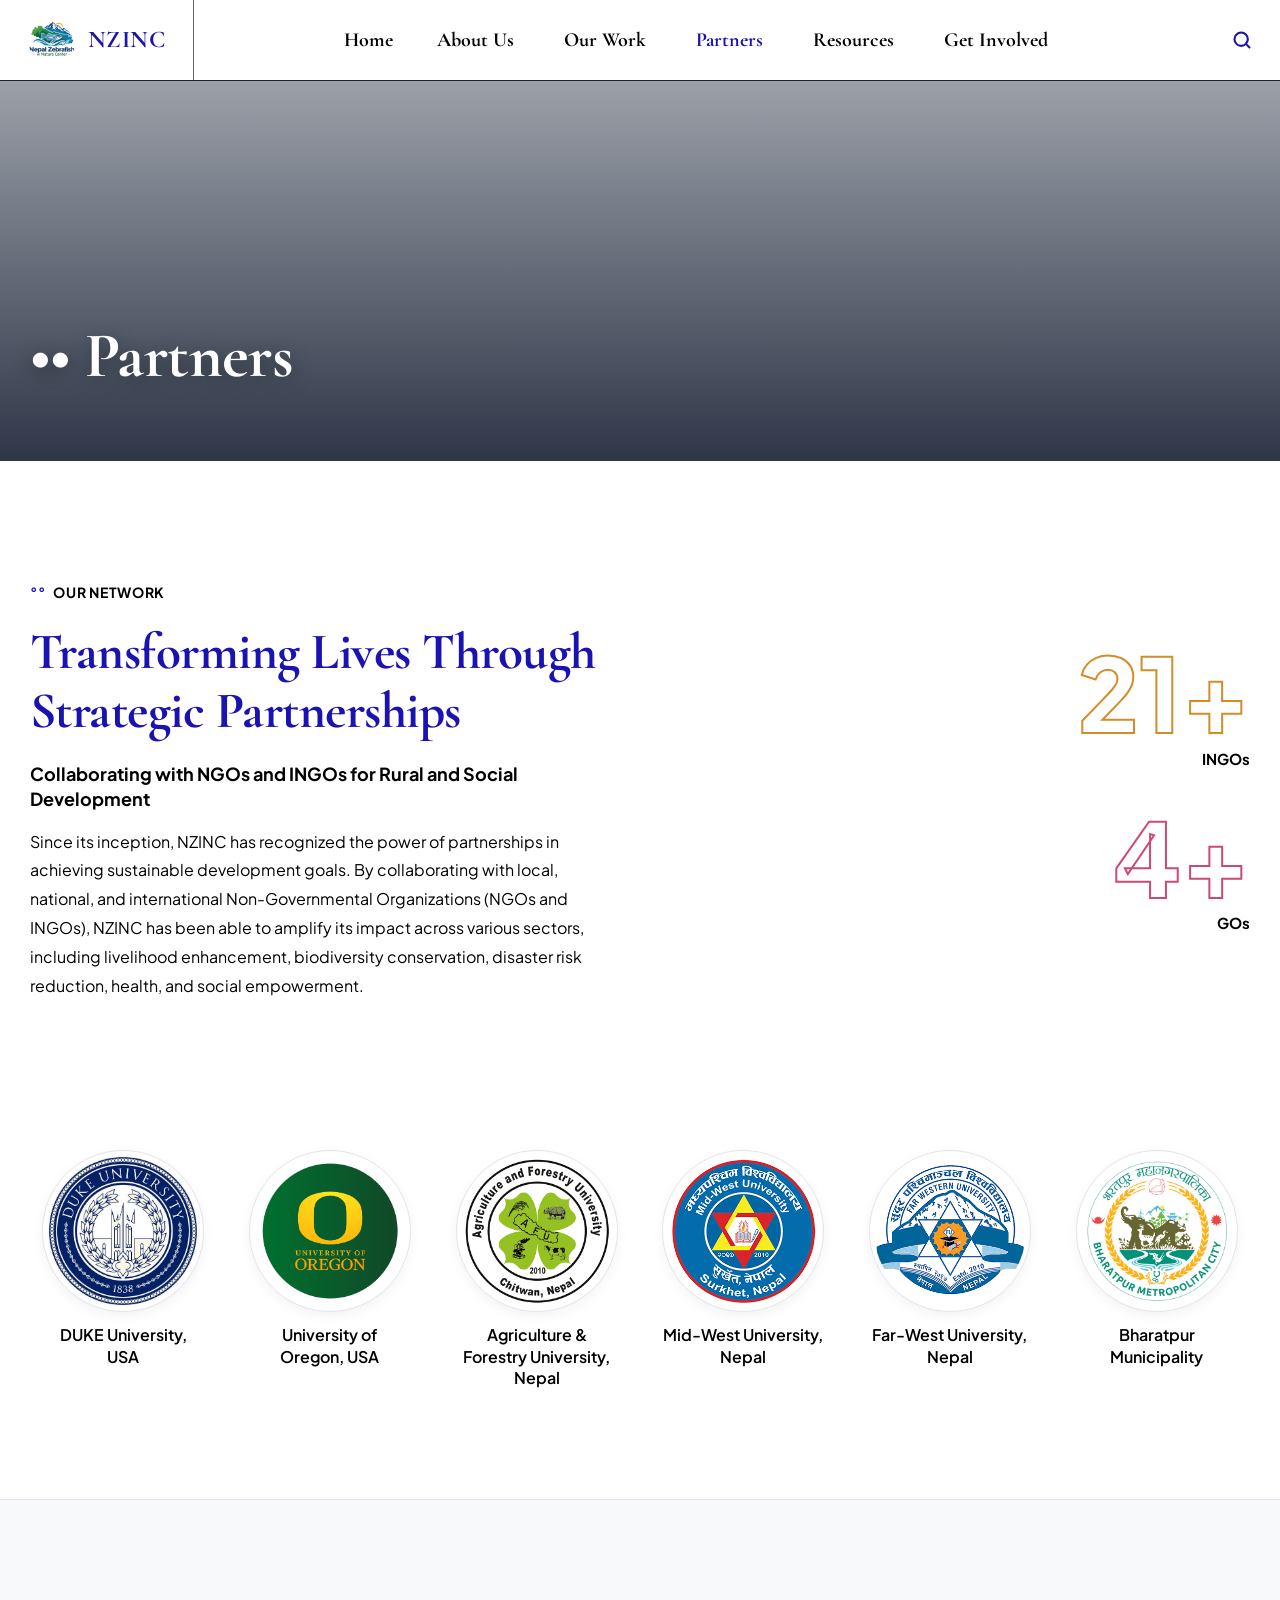
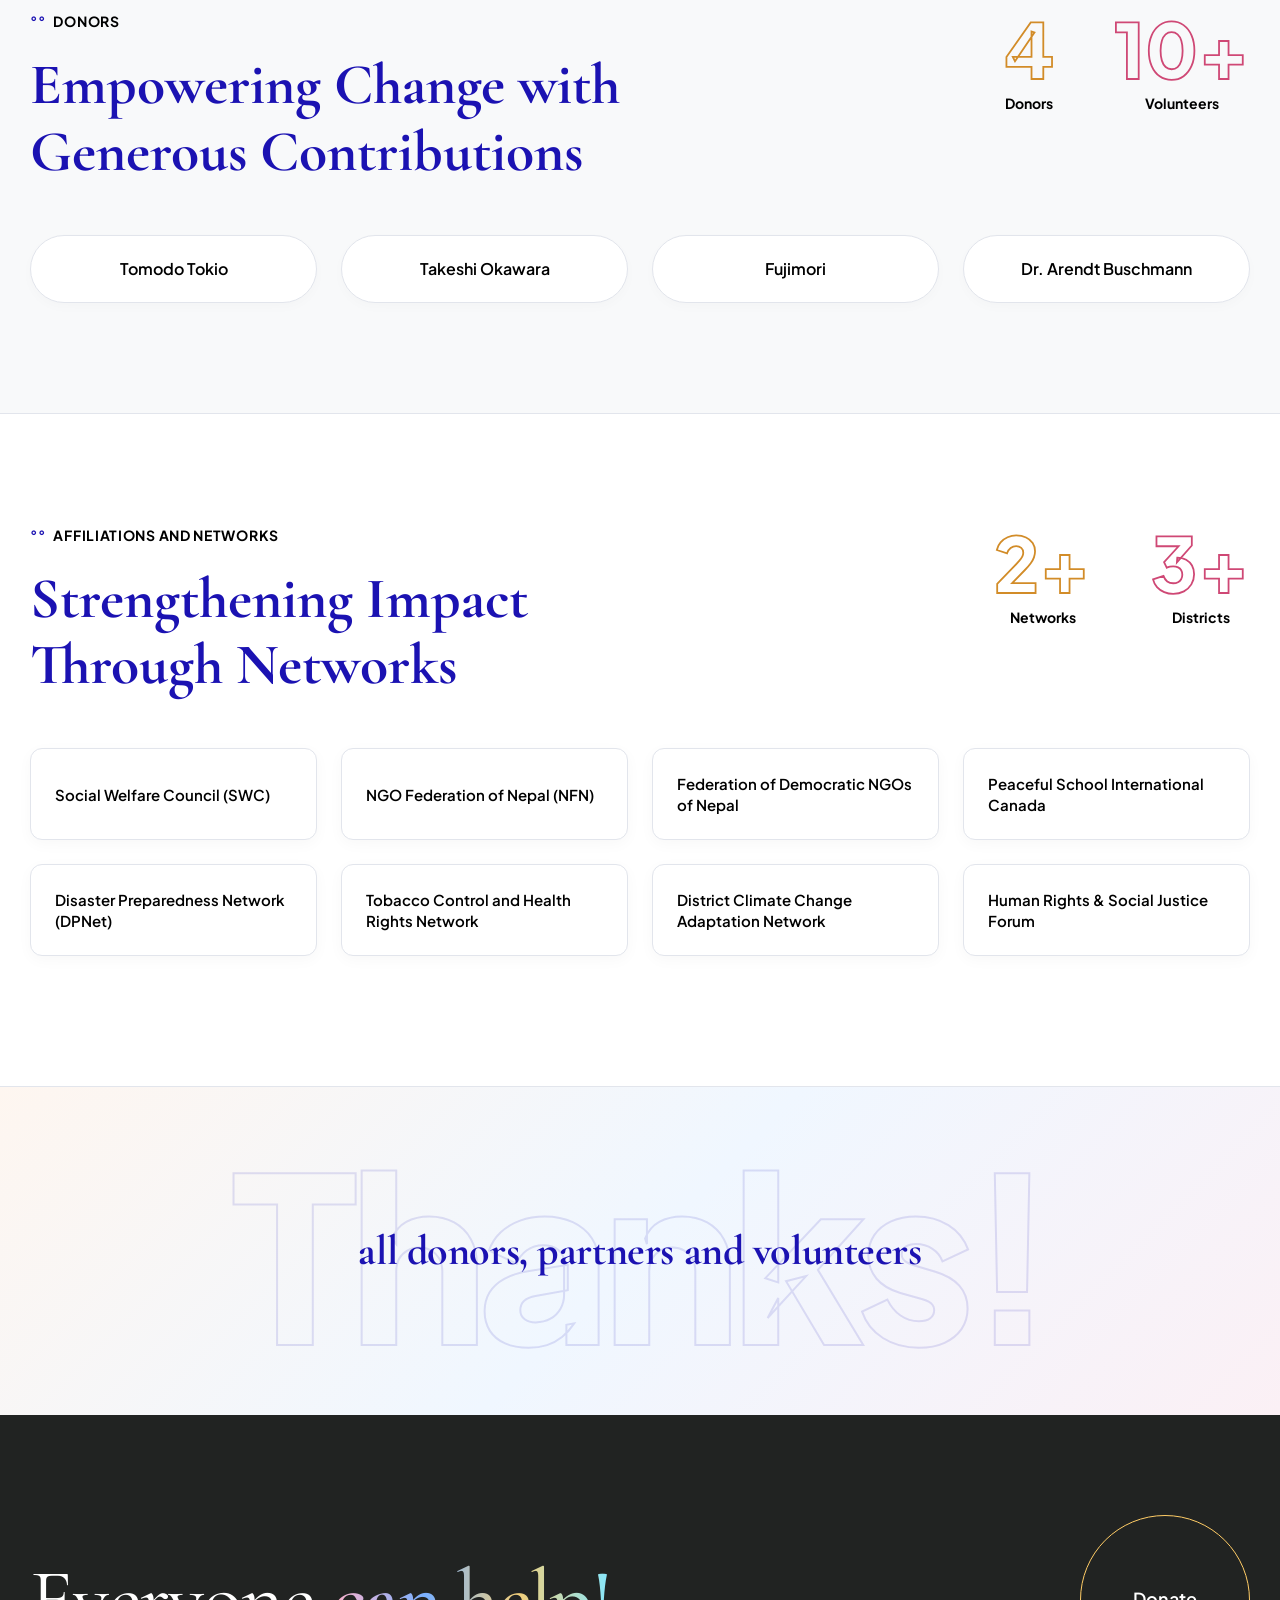
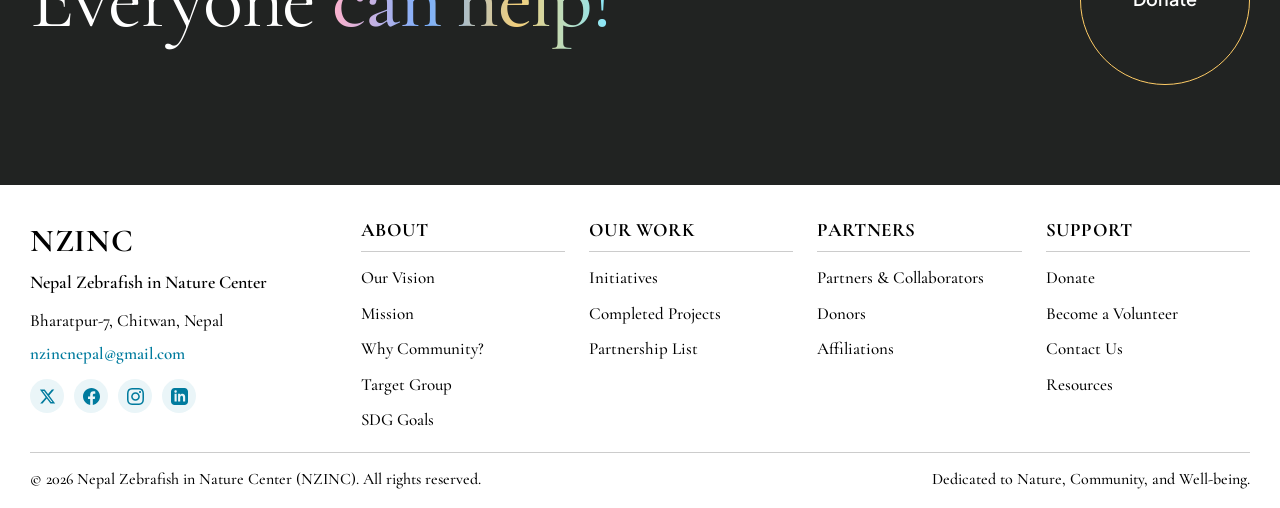
<file: partners.html>
<!DOCTYPE html>
<html lang="en">
<head>
  <meta charset="UTF-8">
  <meta name="viewport" content="width=device-width, initial-scale=1.0">
  <meta name="description" content="Partners and Collaborators - Nepal Zebrafish in Nature Center">
  <title>Partners &amp; Collaborators - NZINC</title>
  
  <!-- Google Fonts: Cormorant Garamond (Serif Headers/Titles) & Plus Jakarta Sans (Clean Sans-Serif Body/Minor Text) -->
  <link rel="preconnect" href="https://fonts.googleapis.com">
  <link rel="preconnect" href="https://fonts.gstatic.com" crossorigin>
  <link href="https://fonts.googleapis.com/css2?family=Cormorant+Garamond:ital,wght@0,400;0,500;0,600;0,700;1,400;1,600&family=Plus+Jakarta+Sans:ital,wght@0,400;0,500;0,600;0,700;1,400&display=swap" rel="stylesheet">
  
  <style>
    /* ==========================================================================
       DESIGN SYSTEM & VARIABLES (HOMOGENOUS)
       ========================================================================== */
    :root {
      --primary-blue: #1b12b2;
      --primary-hover: #120b8a;
      --cyan-accent: #00b4d8;
      --cyan-light: #e6f7f9;
      --text-dark: #000000;
      --text-body: #000000;
      --text-muted: #111111;
      --bg-light: #f8f9fa;
      --bg-card: #ffffff;
      --border-color: #e2e5ec;
      --font-main: 'Plus Jakarta Sans', -apple-system, BlinkMacSystemFont, sans-serif;
      --font-serif: 'Cormorant Garamond', Georgia, serif;
      --max-width: 1380px;
    }

    * { box-sizing: border-box; margin: 0; padding: 0; }
    html { scroll-behavior: smooth; }
    body {
      font-family: var(--font-main);
      color: var(--text-dark);
      background-color: #fcfdfe;
      line-height: 1.6;
      font-size: 16px;
      -webkit-font-smoothing: antialiased;
      overflow-x: hidden;
    }

    a { color: inherit; text-decoration: none; }
    img { max-width: 100%; height: auto; display: block; }
    
    .container {
      width: min(var(--max-width), calc(100% - 60px));
      margin-inline: auto;
    }

    /* ==========================================================================
       EXACT NAVIGATION BAR DESIGN WITH DROPDOWNS
       ========================================================================== */
    .site-header {
      position: sticky;
      top: 0;
      left: 0;
      width: 100%;
      z-index: 1000;
      background-color: #ffffff;
      border-bottom: 1.5px solid #222222;
    }

    .header-inner {
      display: flex;
      align-items: center;
      height: 80px;
      width: 100%;
      max-width: 100%;
      padding: 0;
    }

    /* Left Brand Section with Duke Logo Image */
    .brand-section {
      display: flex;
      align-items: center;
      gap: 16px;
      padding: 0 28px;
      height: 100%;
      border-right: 1.5px solid #666666;
      background: #ffffff;
      cursor: pointer;
    }

    .brand-logo-wrap {
      display: flex;
      align-items: center;
      gap: 12px;
      height: 100%;
    }

    .brand-duke-logo {
      width: 48px;
      height: 48px;
      border-radius: 50%;
      object-fit: cover;
    }

    .brand-title {
      font-family: var(--font-serif);
      font-size: 24px;
      font-weight: 700;
      color: #1b12b2;
      letter-spacing: 0.02em;
    }

    /* Main Navigation Links with Dropdown Menu Hovering */
    .nav-links {
      display: flex;
      align-items: center;
      justify-content: center;
      gap: 36px;
      flex-grow: 1;
      height: 100%;
    }

    .nav-item {
      position: relative;
      height: 100%;
      display: flex;
      align-items: center;
    }

    .nav-item > a {
      color: #000000;
      font-family: var(--font-serif);
      font-size: 20px;
      font-weight: 800;
      display: flex;
      align-items: center;
      gap: 6px;
      height: 100%;
      padding: 0 4px;
      transition: color 0.2s ease;
    }

    .nav-item:hover > a {
      color: #1b12b2;
    }

    .nav-item.active > a {
      color: #1b12b2;
    }

    .nav-item > a span.arrow {
      font-size: 10px;
      color: #000000;
      transform: translateY(1px);
    }

    /* Dropdown Menu Styles (Using Cormorant Garamond / Serif) */
    .dropdown-menu {
      position: absolute;
      top: 100%;
      left: 50%;
      transform: translateX(-50%);
      background-color: #1e1e1e;
      min-width: 210px;
      padding: 22px 24px;
      box-shadow: 0 10px 30px rgba(0, 0, 0, 0.25);
      display: flex;
      flex-direction: column;
      gap: 16px;
      opacity: 0;
      visibility: hidden;
      transition: opacity 0.25s ease, visibility 0.25s ease;
      z-index: 1001;
    }

    .dropdown-menu::before {
      content: "";
      position: absolute;
      top: -2px;
      left: 35%;
      right: 35%;
      height: 2px;
      background-color: #ffffff;
    }

    .nav-item:hover .dropdown-menu {
      opacity: 1;
      visibility: visible;
    }

    .dropdown-menu a {
      color: #ffffff;
      font-family: var(--font-serif);
      font-size: 18px;
      font-weight: 600;
      line-height: 1.3;
      transition: color 0.2s ease;
      white-space: nowrap;
    }

    .dropdown-menu a:hover {
      color: #00b4d8;
    }

    /* Right Search & Mobile Toggle Controls */
    .header-right {
      padding: 0 28px;
      display: flex;
      align-items: center;
      gap: 16px;
    }

    .nav-search-btn {
      background: transparent;
      border: none;
      color: #1b12b2;
      cursor: pointer;
      font-size: 18px;
      display: flex;
      align-items: center;
      justify-content: center;
    }

    .mobile-nav-toggle {
      display: none;
      background: transparent;
      border: none;
      cursor: pointer;
      padding: 4px;
      color: var(--primary-blue);
    }

    .mobile-nav-toggle svg {
      width: 28px;
      height: 28px;
    }

    /* ==========================================================================
       HERO BANNER SECTION
       ========================================================================== */
    .partners-main-hero {
      position: relative;
      height: 380px;
      background: url('https://images.unsplash.com/photo-1522071820081-009f0129c71c?auto=format&fit=crop&w=1800&q=80') center/cover no-repeat;
      display: flex;
      align-items: flex-end;
      padding-bottom: 70px;
      color: #ffffff;
    }

    .partners-hero-overlay {
      position: absolute;
      inset: 0;
      background: linear-gradient(180deg, rgba(10, 20, 40, 0.4) 0%, rgba(10, 20, 40, 0.85) 100%);
    }

    .partners-hero-content {
      position: relative;
      z-index: 2;
    }

    .partners-hero-title {
      font-family: var(--font-serif);
      font-size: clamp(38px, 5vw, 64px);
      font-weight: 700;
      line-height: 1.1;
      letter-spacing: -0.01em;
      color: #ffffff;
      text-shadow: 0 4px 20px rgba(0,0,0,0.4);
    }

    .section-kicker {
      font-family: var(--font-main);
      font-size: 14px;
      font-weight: 700;
      color: #000000;
      display: flex;
      align-items: center;
      gap: 8px;
      margin-bottom: 20px;
      text-transform: uppercase;
      letter-spacing: 0.05em;
    }

    .section-kicker::before {
      content: "°°";
      color: var(--primary-blue);
    }

    /* ==========================================================================
       1. TRANSFORMING LIVES SECTION
       ========================================================================== */
    .transform-section {
      padding: 120px 0 90px;
      background: #ffffff;
    }

    .transform-grid {
      display: grid;
      grid-template-columns: 1fr 1fr;
      gap: 60px;
      align-items: center;
    }

    .transform-title {
      font-family: var(--font-serif);
      font-size: clamp(34px, 4vw, 56px);
      font-weight: 700;
      color: var(--primary-blue);
      line-height: 1.15;
      letter-spacing: -0.01em;
      margin-bottom: 20px;
    }

    .transform-subtitle {
      font-family: var(--font-main);
      font-size: 18px;
      font-weight: 700;
      color: var(--text-dark);
      margin-bottom: 16px;
      line-height: 1.4;
    }

    .transform-desc {
      font-family: var(--font-main);
      font-size: 16px;
      color: #000000;
      line-height: 1.8;
      font-weight: 400;
    }

    .stats-outline-wrap {
      display: flex;
      flex-direction: column;
      gap: 40px;
      align-items: flex-end;
    }

    .stat-outline-box {
      text-align: right;
    }

    .stat-outline-num {
      font-size: clamp(60px, 8vw, 110px);
      font-weight: 800;
      line-height: 0.9;
      color: transparent;
      -webkit-text-stroke: 2px #d28c28;
      font-family: var(--font-main);
    }

    .stat-outline-num.purple {
      -webkit-text-stroke: 2px #cf4875;
    }

    .stat-outline-label {
      font-family: var(--font-main);
      font-size: 15px;
      font-weight: 700;
      color: var(--text-dark);
      margin-top: 8px;
    }

    /* ==========================================================================
       2. PARTNERS LOGO GRID
       ========================================================================== */
    .logo-grid-section {
      padding: 60px 0 110px;
      background: #ffffff;
    }

    .partners-grid-exact {
      display: grid;
      grid-template-columns: repeat(6, 1fr);
      gap: 36px 20px;
      align-items: start;
      justify-items: center;
    }

    .partner-item-avatar {
      display: flex;
      flex-direction: column;
      align-items: center;
      gap: 12px;
      text-align: center;
    }

    .partner-icon-avatar {
      width: 162px;
      height: 162px;
      border-radius: 50%;
      object-fit: cover;
      background: #ffffff;
      padding: 4px;
      border: 1px solid var(--border-color);
      box-shadow: 0 4px 12px rgba(0,0,0,0.05);
      transition: transform 0.3s ease, box-shadow 0.3s ease;
    }

    .partner-item-avatar:hover .partner-icon-avatar {
      transform: translateY(-4px);
      box-shadow: 0 8px 25px rgba(27, 18, 178, 0.12);
    }

    .partner-name-text {
      font-family: var(--font-main);
      font-size: 16px;
      font-weight: 600;
      color: #000000;
      max-width: 160px;
      line-height: 1.35;
    }

    /* ==========================================================================
       3. DONORS SECTION
       ========================================================================== */
    .donors-section {
      padding: 110px 0;
      background: #f8f9fa;
      border-top: 1px solid var(--border-color);
    }

    .donors-header {
      display: flex;
      justify-content: space-between;
      align-items: flex-start;
      margin-bottom: 50px;
    }

    .donors-title-area h2 {
      font-family: var(--font-serif);
      font-size: clamp(34px, 4.5vw, 58px);
      font-weight: 700;
      color: var(--primary-blue);
      line-height: 1.15;
      max-width: 600px;
    }

    .donors-stats-row {
      display: flex;
      gap: 60px;
    }

    .donor-stat-item {
      text-align: center;
    }

    .donor-stat-num {
      font-size: clamp(48px, 6vw, 76px);
      font-weight: 800;
      color: transparent;
      -webkit-text-stroke: 1.8px #d28c28;
      line-height: 1;
    }

    .donor-stat-num.pink {
      -webkit-text-stroke: 1.8px #cf4875;
    }

    .donor-stat-label {
      font-family: var(--font-main);
      font-size: 14px;
      font-weight: 700;
      color: var(--text-dark);
      margin-top: 6px;
    }

    .donor-cards-grid {
      display: grid;
      grid-template-columns: repeat(4, 1fr);
      gap: 24px;
    }

    .donor-card-pill {
      background: #ffffff;
      border: 1px solid var(--border-color);
      border-radius: 40px;
      padding: 20px 28px;
      display: flex;
      align-items: center;
      justify-content: center;
      text-align: center;
      font-family: var(--font-main);
      font-size: 16px;
      font-weight: 600;
      color: #000000;
      box-shadow: 0 4px 12px rgba(0,0,0,0.02);
      transition: border-color 0.3s ease, transform 0.3s ease;
    }

    .donor-card-pill:hover {
      border-color: var(--cyan-accent);
      transform: translateY(-2px);
    }

    /* ==========================================================================
       4. AFFILIATIONS AND NETWORKS
       ========================================================================== */
    .affiliations-section {
      padding: 110px 0 130px;
      background: #ffffff;
      border-top: 1px solid var(--border-color);
    }

    .networks-grid {
      display: grid;
      grid-template-columns: repeat(4, 1fr);
      gap: 24px;
      margin-top: 40px;
    }

    .network-item-card {
      background: #ffffff;
      border: 1px solid var(--border-color);
      border-radius: 12px;
      padding: 24px;
      font-family: var(--font-main);
      font-size: 15px;
      font-weight: 600;
      color: #000000;
      line-height: 1.4;
      display: flex;
      align-items: center;
      min-height: 90px;
      box-shadow: 0 4px 15px rgba(0,0,0,0.03);
    }

    /* ==========================================================================
       5. WATERCOLOR THANKS WATERMARK SECTION
       ========================================================================== */
    .thanks-watermark-section {
      position: relative;
      padding: 130px 0;
      background: linear-gradient(135deg, #fef6f0 0%, #f0f7ff 50%, #fbf0f5 100%);
      text-align: center;
      overflow: hidden;
      border-top: 1px solid var(--border-color);
    }

    .thanks-watermark-bg {
      position: absolute;
      top: 50%;
      left: 50%;
      transform: translate(-50%, -50%);
      font-size: clamp(100px, 18vw, 240px);
      font-weight: 900;
      color: transparent;
      -webkit-text-stroke: 2px rgba(27, 18, 178, 0.12);
      letter-spacing: -0.04em;
      pointer-events: none;
      white-space: nowrap;
      user-select: none;
    }

    .thanks-content {
      position: relative;
      z-index: 2;
    }

    .thanks-subtitle {
      font-family: var(--font-serif);
      font-size: clamp(24px, 3.5vw, 42px);
      font-weight: 700;
      color: var(--primary-blue);
      letter-spacing: -0.01em;
    }

    /* ==========================================================================
       SUPPORT / CONTRIBUTE BANNER
       ========================================================================== */
    .support-donate-banner {
      background-color: #212322;
      color: #ffffff;
      padding: 100px 0;
      position: relative;
    }

    .support-banner-inner {
      display: flex;
      align-items: center;
      justify-content: space-between;
      gap: 30px;
    }

    .support-heading-text {
      font-family: var(--font-serif);
      font-size: clamp(48px, 6.5vw, 100px);
      font-weight: 400;
      color: #ffffff;
      letter-spacing: -0.02em;
      line-height: 1.05;
    }

    .support-heading-text .styled-help {
      background: linear-gradient(90deg, #ffb2cc, #79b0ff, #f3cf7a, #85e8ff);
      -webkit-background-clip: text;
      -webkit-text-fill-color: transparent;
      font-weight: 500;
    }

    .donate-oval-btn {
      width: 170px;
      height: 170px;
      border-radius: 50%;
      border: 1.5px solid #ffcc66;
      display: flex;
      align-items: center;
      justify-content: center;
      color: #ffffff;
      font-family: var(--font-main);
      font-size: 18px;
      font-weight: 600;
      flex-shrink: 0;
      transition: background 0.3s ease;
    }

    .donate-oval-btn:hover {
      background: rgba(255, 255, 255, 0.08);
    }

    /* ==========================================================================
       COMPACT MULTI-COLUMN THEME FOOTER (HOMOGENOUS)
       ========================================================================== */
    .site-footer {
      background-color: #ffffff;
      color: #000000;
      padding: 30px 0 16px;
      font-family: var(--font-serif);
    }

    .footer-grid-multi {
      display: grid;
      grid-template-columns: 1.5fr repeat(4, 1fr);
      gap: 24px;
      padding-bottom: 18px;
      border-bottom: 1.5px solid #cccccc;
    }

    .footer-col-brand h3 {
      font-family: var(--font-serif);
      font-size: 32px;
      font-weight: 700;
      color: #000000;
      margin-bottom: 4px;
      letter-spacing: 0.02em;
    }

    .footer-col-brand p.sub-org {
      font-family: var(--font-serif);
      font-size: 18px;
      font-weight: 600;
      color: #000000;
      margin-bottom: 12px;
      line-height: 1.4;
    }

    .footer-contact-info {
      display: flex;
      flex-direction: column;
      gap: 6px;
      font-family: var(--font-serif);
      font-size: 17px;
      font-weight: 500;
      color: #000000;
      opacity: 1;
      margin-bottom: 12px;
    }

    .footer-contact-info a {
      color: #007b9e;
      text-decoration: none;
      font-weight: 600;
    }

    .footer-contact-info a:hover {
      color: #005b78;
      text-decoration: underline;
    }

    .social-links {
      display: flex;
      align-items: center;
      gap: 10px;
      margin-top: 8px;
    }

    .social-icon-btn {
      width: 34px;
      height: 34px;
      border-radius: 50%;
      background: #eaf5f8;
      color: #007b9e;
      display: grid;
      place-items: center;
      transition: background 0.25s ease, transform 0.25s ease;
    }

    .social-icon-btn:hover {
      background: #d5edf3;
      transform: translateY(-2px);
    }

    .social-icon-btn svg {
      width: 17px;
      height: 17px;
      fill: #007b9e;
    }

    .footer-column h4 {
      font-family: var(--font-serif);
      font-size: 19px;
      font-weight: 700;
      color: #000000;
      margin-bottom: 12px;
      padding-bottom: 6px;
      border-bottom: 1.5px solid #cccccc;
      letter-spacing: 0.03em;
      text-transform: uppercase;
    }

    .footer-column ul {
      list-style: none;
      display: flex;
      flex-direction: column;
      gap: 8px;
      margin: 0;
      padding: 0;
    }

    .footer-column ul li a {
      font-family: var(--font-serif);
      font-size: 17px;
      font-weight: 500;
      color: #000000;
      opacity: 1;
      text-decoration: none;
      transition: color 0.2s ease;
    }

    .footer-column ul li a:hover {
      color: #007b9e;
    }

    .footer-bottom-bar {
      display: flex;
      justify-content: space-between;
      align-items: center;
      padding-top: 14px;
      font-family: var(--font-serif);
      font-size: 16px;
      font-weight: 500;
      color: #000000;
      opacity: 1;
      flex-wrap: wrap;
      gap: 10px;
    }

    /* Responsive Design */
    @media (max-width: 992px) {
      .partners-grid-exact {
        grid-template-columns: repeat(3, 1fr);
      }
      .donor-cards-grid {
        grid-template-columns: repeat(2, 1fr);
      }
      .networks-grid {
        grid-template-columns: repeat(2, 1fr);
      }
      .footer-grid-multi {
        grid-template-columns: repeat(3, 1fr);
        gap: 20px;
      }
      .footer-col-brand {
        grid-column: span 3;
      }
    }

    @media (max-width: 768px) {
      .container { width: calc(100% - 32px); }
      .header-inner { justify-content: space-between; padding: 0 16px; }
      
      .mobile-nav-toggle { display: block; }
      
      .nav-links {
        display: flex;
        flex-direction: column;
        position: absolute;
        top: 100%;
        left: 0;
        width: 100%;
        background-color: #ffffff;
        border-bottom: 1.5px solid #222222;
        padding: 20px 24px;
        height: auto;
        gap: 0;
        box-shadow: 0 10px 20px rgba(0,0,0,0.1);
        max-height: 0;
        overflow: hidden;
        opacity: 0;
        visibility: hidden;
        transition: max-height 0.35s ease, opacity 0.3s ease, visibility 0.3s ease;
      }

      .nav-links.is-active {
        max-height: 600px;
        opacity: 1;
        visibility: visible;
        overflow-y: auto;
      }

      .nav-item {
        width: 100%;
        flex-direction: column;
        align-items: flex-start;
        height: auto;
        border-bottom: 1px solid var(--border-color);
      }

      .nav-item:last-child {
        border-bottom: none;
      }

      .nav-item > a {
        width: 100%;
        padding: 14px 0;
        justify-content: space-between;
        font-size: 20px;
      }

      .dropdown-menu {
        position: static;
        transform: none;
        background-color: #262626;
        width: 100%;
        padding: 12px 18px;
        box-shadow: none;
        display: none;
        opacity: 1;
        visibility: visible;
        margin-bottom: 12px;
        border-radius: 6px;
      }

      .dropdown-menu::before {
        display: none;
      }

      .nav-item.open .dropdown-menu {
        display: flex;
      }

      .transform-grid { grid-template-columns: 1fr; }
      .stats-outline-wrap { align-items: flex-start; }
      .stat-outline-box { text-align: left; }
      .partners-grid-exact { grid-template-columns: repeat(2, 1fr); }
      .donors-header { flex-direction: column; gap: 20px; }
      .donor-cards-grid { grid-template-columns: 1fr; }
      .networks-grid { grid-template-columns: 1fr; }
      .support-banner-inner {
        flex-direction: column;
        text-align: center;
      }
      .footer-grid-multi { grid-template-columns: 1fr; gap: 30px; }
      .footer-bottom-bar { flex-direction: column; text-align: center; gap: 15px; }
      .donate-oval-btn { width: 140px; height: 140px; font-size: 18px; }
    }
  
    /* ==========================================================================
       MOBILE VIEW (phones): large clear type, MENU bar and accordion navigation
       ========================================================================== */
    @media (max-width: 768px) {
      :root { --font-main: 'Source Sans 3', 'Source Sans Pro', -apple-system, 'Segoe UI', Roboto, Arial, sans-serif; --font-serif: 'Source Sans 3', 'Source Sans Pro', -apple-system, 'Segoe UI', Roboto, Arial, sans-serif; }
      html { -webkit-text-size-adjust: 100%; }
      body, h1, h2, h3, h4, h5, p, li, a, button, input, textarea, select, span, div { font-family: var(--font-main) !important; }
      body { font-size: 18px; line-height: 1.65; overflow-x: hidden; }
      img, video, iframe, svg { max-width: 100%; }

      /* --- Top bar: logo + MENU --- */
      .site-header { border-top: 4px solid #1b12b2; border-bottom: 1px solid #d5d9e6; box-shadow: 0 2px 8px rgba(0,0,0,.06); }
      .header-inner { height: 108px; padding: 0 16px; justify-content: space-between; position: relative; }
      .brand-section { padding: 0; border-right: none; gap: 0; flex: 1; min-width: 0; }
      .brand-logo-wrap { gap: 12px; }
      .brand-duke-logo { width: auto; height: 92px; max-width: 100%; border-radius: 0; object-fit: contain; flex-shrink: 0; }
      .brand-title { display: none; }
      .header-right { padding: 0; gap: 0; flex-shrink: 0; }
      .nav-search-btn { display: none; }
      .mobile-nav-toggle { display: flex; align-items: center; gap: 8px; padding: 10px 4px; font-family: var(--font-main, sans-serif); font-weight: 700; font-size: 18px; letter-spacing: .04em; color: #1b12b2; }
      .mobile-nav-toggle::before { content: "MENU"; }
      .mobile-nav-toggle[aria-expanded="true"]::before { content: "CLOSE"; }
      .mobile-nav-toggle svg { width: 26px; height: 26px; }

      /* --- Menu panel --- */
      .nav-links { position: absolute; top: 100%; left: 0; right: 0; width: 100%; flex-direction: column; align-items: stretch; justify-content: flex-start; gap: 0; padding: 8px 16px 24px; background: #fff; border-bottom: 3px solid #1b12b2; box-shadow: 0 14px 24px rgba(0,0,0,.18); max-height: 0; overflow: hidden; opacity: 0; visibility: hidden; height: auto; transition: max-height .35s ease, opacity .25s ease, visibility .25s ease; }
      .nav-links.is-active { max-height: calc(100vh - 112px); overflow-y: auto; opacity: 1; visibility: visible; -webkit-overflow-scrolling: touch; }
      .nav-item { display: block; width: 100%; height: auto; border-bottom: 1px solid #e2e5ec; }
      .nav-item:last-child { border-bottom: none; }
      .nav-item > a { display: flex; align-items: center; justify-content: space-between; width: 100%; height: auto; min-height: 58px; padding: 12px 6px; font-size: 22px; font-weight: 600; color: #111; white-space: normal; }
      .nav-item.open > a { color: #1b12b2; }
      .nav-item > a span.arrow { display: inline-block; width: 11px; height: 11px; border-right: 2.5px solid #1b12b2; border-bottom: 2.5px solid #1b12b2; transform: rotate(45deg); margin: 0 6px 4px 12px; font-size: 0; transition: transform .25s ease; }
      .nav-item.open > a span.arrow { transform: rotate(-135deg); margin-bottom: -2px; }
      .nav-item .dropdown-menu { position: static; transform: none; width: 100%; min-width: 0; display: none; opacity: 1; visibility: visible; background: #f4f6fb; box-shadow: none; border-radius: 0; margin: 0 0 12px; padding: 6px 0 6px 14px; gap: 0; border-left: 3px solid #c8891a; }
      .nav-item .dropdown-menu::before { display: none; }
      .nav-item.open .dropdown-menu { display: flex; flex-direction: column; }
      .nav-item:hover .dropdown-menu { opacity: 1; visibility: visible; }
      .nav-item .dropdown-menu a { display: block; padding: 13px 8px; font-size: 19px; font-weight: 600; color: #222; white-space: normal; border-bottom: 1px solid #e2e5ec; }
      .nav-item .dropdown-menu a:last-child { border-bottom: none; }

      body::after, .watermark-bg-text { display: none !important; }
      main section { overflow-x: clip; }
      [class*="grid"] > * { min-width: 0; }
      main p, main h1, main h2, main h3, main li { overflow-wrap: anywhere; }
      /* --- Content typography --- */
      .container { width: calc(100% - 32px); }
      main p, main li, main dd, main td, main th, main blockquote { font-size: 18px !important; line-height: 1.7 !important; }
      main h1 { font-size: clamp(34px, 10vw, 44px) !important; line-height: 1.1 !important; }
      main h2 { font-size: clamp(28px, 8vw, 34px) !important; line-height: 1.15 !important; }
      main h3 { font-size: 24px !important; line-height: 1.25 !important; }
      main h4 { font-size: 21px !important; line-height: 1.3 !important; }
      main a.btn, main button, main [class*="btn"] { min-height: 48px; font-size: 18px !important; }
      main section { padding-top: 56px; padding-bottom: 56px; }
      main [class*="grid"], main [class*="cards"], main [class*="-row"], main [class*="two-col"], main [class*="split"] { grid-template-columns: 1fr !important; }

      /* --- Footer --- */
      .site-footer a, .site-footer li, .site-footer p, .site-footer span, .site-footer div { font-size: 17px; }
      .site-footer h3 { font-size: 30px; }
      .site-footer h4 { font-size: 20px; }
      .footer-grid-multi { grid-template-columns: 1fr !important; gap: 28px; }
      .footer-bottom-bar { flex-direction: column; text-align: center; gap: 10px; font-size: 15px; }
    }
  </style>
  <link href="https://fonts.googleapis.com/css2?family=Source+Sans+3:ital,wght@0,400;0,500;0,600;0,700;1,400&display=swap" rel="stylesheet">
</head>
<body>

  <!-- ==========================================================================
     HEADER / NAVIGATION WITH DROPDOWNS (ACTIVE STATE: PARTNERS)
     ========================================================================== -->
  <header class="site-header">
    <div class="header-inner">
      <a href="index.html" class="brand-section" aria-label="Go to Home">
        <div class="brand-logo-wrap">
          <img src="Image/english.png" alt="NZINC Logo" class="brand-duke-logo" onerror="this.onerror=null; this.src='https://images.unsplash.com/photo-1534528741775-53994a69daeb?auto=format&fit=crop&w=150&q=80';">
          <span class="brand-title">NZINC</span>
        </div>
      </a>
      
      <nav class="nav-links" id="navLinks" aria-label="Main Menu">
        <div class="nav-item">
          <a href="index.html">Home</a>
        </div>

        <div class="nav-item">
          <a href="about.html" class="dropdown-toggle">About Us <span class="arrow"></span></a>
          <div class="dropdown-menu">
            <a href="about.html#who-we-are">Who are we?</a>
            <a href="about.html#mission">Our Mission</a>
            <a href="about.html#community">Why Community?</a>
            <a href="about.html#impact">Our Impact</a>
          </div>
        </div>

        <div class="nav-item">
          <a href="projects.html" class="dropdown-toggle">Our Work <span class="arrow"></span></a>
          <div class="dropdown-menu">
            <a href="projects.html#focus-areas">Focus Areas</a>
            <a href="projects.html#projects">Projects</a>
            <a href="projects.html#stories">Success Stories</a>
            <a href="projects.html#initiatives">Established Initiatives</a>
          </div>
        </div>

        <div class="nav-item active">
          <a href="partners.html" class="dropdown-toggle">Partners <span class="arrow"></span></a>
          <div class="dropdown-menu">
            <a href="partners.html#partners">Partners</a>
            <a href="partners.html#donors">Donors</a>
            <a href="partners.html#affiliations">Affiliations</a>
          </div>
        </div>

        <div class="nav-item">
          <a href="publications.html" class="dropdown-toggle">Resources <span class="arrow"></span></a>
          <div class="dropdown-menu">
            <a href="publications.html">Publications</a>
            <a href="gallery.html">Media Library</a>
            <a href="news.html">News</a>
            <a href="faq.html">FAQ</a>
          </div>
        </div>

        <div class="nav-item">
          <a href="contact.html" class="dropdown-toggle">Get Involved <span class="arrow"></span></a>
          <div class="dropdown-menu">
            <a href="donate.html">Donate</a>
            <a href="volunteer.html">Become a Volunteer</a>
            <a href="careers.html">Careers</a>
            <a href="contact.html">Contact Us</a>
          </div>
        </div>
      </nav>

      <div class="header-right">
        <button class="nav-search-btn" aria-label="Search">
          <svg width="20" height="20" viewBox="0 0 24 24" fill="none" stroke="currentColor" stroke-width="2.5" stroke-linecap="round" stroke-linejoin="round">
            <circle cx="11" cy="11" r="8"></circle>
            <line x1="21" y1="21" x2="16.65" y2="16.65"></line>
          </svg>
        </button>
        <button class="mobile-nav-toggle" id="menuToggle" aria-label="Toggle menu" aria-expanded="false">
          <svg viewBox="0 0 24 24" fill="none" stroke="currentColor" stroke-width="2" stroke-linecap="round" stroke-linejoin="round">
            <line x1="3" y1="12" x2="21" y2="12"></line>
            <line x1="3" y1="6" x2="21" y2="6"></line>
            <line x1="3" y1="18" x2="21" y2="18"></line>
          </svg>
        </button>
      </div>
    </div>
  </header>

  <main>
    <!-- ==========================================================================
       HERO BANNER SECTION
       ========================================================================== -->
    <section class="partners-main-hero">
      <div class="partners-hero-overlay"></div>
      <div class="container partners-hero-content">
        <h1 class="partners-hero-title">•• Partners</h1>
      </div>
    </section>

    <!-- ==========================================================================
       1. TRANSFORMING LIVES THROUGH STRATEGIC PARTNERSHIPS
       ========================================================================== -->
    <section class="transform-section" id="partners">
      <div class="container transform-grid">
        <div>
          <p class="section-kicker">Our Network</p>
          <h2 class="transform-title">Transforming Lives Through Strategic Partnerships</h2>
          <p class="transform-subtitle">Collaborating with NGOs and INGOs for Rural and Social Development</p>
          <p class="transform-desc">
            Since its inception, NZINC has recognized the power of partnerships in achieving sustainable development goals. By collaborating with local, national, and international Non-Governmental Organizations (NGOs and INGOs), NZINC has been able to amplify its impact across various sectors, including livelihood enhancement, biodiversity conservation, disaster risk reduction, health, and social empowerment.
          </p>
        </div>

        <div class="stats-outline-wrap">
          <div class="stat-outline-box">
            <div class="stat-outline-num">21+</div>
            <div class="stat-outline-label">INGOs</div>
          </div>
          <div class="stat-outline-box">
            <div class="stat-outline-num purple">4+</div>
            <div class="stat-outline-label">GOs</div>
          </div>
        </div>
      </div>
    </section>

    <!-- ==========================================================================
       2. PARTNERS LOGO GRID
       ========================================================================== -->
    <section class="logo-grid-section">
      <div class="container">
        <div class="partners-grid-exact">
          <div class="partner-item-avatar">
            <img src="Image/duke.jfif" alt="DUKE University" class="partner-icon-avatar" onerror="this.onerror=null; this.src='https://images.unsplash.com/photo-1534528741775-53994a69daeb?auto=format&fit=crop&w=300&q=80';">
            <span class="partner-name-text">DUKE University, USA</span>
          </div>

          <div class="partner-item-avatar">
            <img src="Image/Oregon-University-Logo.png" alt="University of Oregon" class="partner-icon-avatar" onerror="this.onerror=null; this.src='https://images.unsplash.com/photo-1523240795612-9a054b0db644?auto=format&fit=crop&w=300&q=80';">
            <span class="partner-name-text">University of Oregon, USA</span>
          </div>

          <div class="partner-item-avatar">
            <img src="Image/AFU.png" alt="Agriculture and Forestry University" class="partner-icon-avatar" onerror="this.onerror=null; this.src='https://images.unsplash.com/photo-1562774053-701939374585?auto=format&fit=crop&w=300&q=80';">
            <span class="partner-name-text">Agriculture &amp; Forestry University, Nepal</span>
          </div>

          <div class="partner-item-avatar">
            <img src="Image/MidWestUniversity_logo.png" alt="Mid-West University" class="partner-icon-avatar" onerror="this.onerror=null; this.src='https://images.unsplash.com/photo-1541339907198-e08756dedf3f?auto=format&fit=crop&w=300&q=80';">
            <span class="partner-name-text">Mid-West University, Nepal</span>
          </div>

          <div class="partner-item-avatar">
            <img src="Image/farwestern.png" alt="Far-West University" class="partner-icon-avatar" onerror="this.onerror=null; this.src='https://images.unsplash.com/photo-1498243691581-b145c3f54a5a?auto=format&fit=crop&w=300&q=80';">
            <span class="partner-name-text">Far-West University, Nepal</span>
          </div>

          <div class="partner-item-avatar">
            <img src="Image/bharatpur.png" alt="Bharatpur Municipality" class="partner-icon-avatar" onerror="this.onerror=null; this.src='https://images.unsplash.com/photo-1577495508048-b635879837f1?auto=format&fit=crop&w=300&q=80';">
            <span class="partner-name-text">Bharatpur Municipality</span>
          </div>
        </div>
      </div>
    </section>

    <!-- ==========================================================================
       3. DONORS SECTION
       ========================================================================== -->
    <section class="donors-section" id="donors">
      <div class="container">
        <div class="donors-header">
          <div class="donors-title-area">
            <p class="section-kicker">Donors</p>
            <h2>Empowering Change with Generous Contributions</h2>
          </div>
          <div class="donors-stats-row">
            <div class="donor-stat-item">
              <div class="donor-stat-num">4</div>
              <div class="donor-stat-label">Donors</div>
            </div>
            <div class="donor-stat-item">
              <div class="donor-stat-num pink">10+</div>
              <div class="donor-stat-label">Volunteers</div>
            </div>
          </div>
        </div>

        <div class="donor-cards-grid">
          <div class="donor-card-pill">Tomodo Tokio</div>
          <div class="donor-card-pill">Takeshi Okawara</div>
          <div class="donor-card-pill">Fujimori</div>
          <div class="donor-card-pill">Dr. Arendt Buschmann</div>
        </div>
      </div>
    </section>

    <!-- ==========================================================================
       4. AFFILIATIONS AND NETWORKS
       ========================================================================== -->
    <section class="affiliations-section" id="affiliations">
      <div class="container">
        <div class="donors-header">
          <div class="donors-title-area">
            <p class="section-kicker">Affiliations and Networks</p>
            <h2>Strengthening Impact Through Networks</h2>
          </div>
          <div class="donors-stats-row">
            <div class="donor-stat-item">
              <div class="donor-stat-num">2+</div>
              <div class="donor-stat-label">Networks</div>
            </div>
            <div class="donor-stat-item">
              <div class="donor-stat-num pink">3+</div>
              <div class="donor-stat-label">Districts</div>
            </div>
          </div>
        </div>

        <div class="networks-grid">
          <div class="network-item-card">Social Welfare Council (SWC)</div>
          <div class="network-item-card">NGO Federation of Nepal (NFN)</div>
          <div class="network-item-card">Federation of Democratic NGOs of Nepal</div>
          <div class="network-item-card">Peaceful School International Canada</div>
          <div class="network-item-card">Disaster Preparedness Network (DPNet)</div>
          <div class="network-item-card">Tobacco Control and Health Rights Network</div>
          <div class="network-item-card">District Climate Change Adaptation Network</div>
          <div class="network-item-card">Human Rights &amp; Social Justice Forum</div>
        </div>
      </div>
    </section>

    <!-- ==========================================================================
       5. WATERCOLOR THANKS WATERMARK SECTION
       ========================================================================== -->
    <section class="thanks-watermark-section">
      <div class="thanks-watermark-bg">Thanks!</div>
      <div class="container thanks-content">
        <h3 class="thanks-subtitle">all donors, partners and volunteers</h3>
      </div>
    </section>

    <!-- ==========================================================================
       SUPPORT / CONTRIBUTE BANNER
       ========================================================================== -->
    <section class="support-donate-banner">
      <div class="container support-banner-inner">
        <h2 class="support-heading-text">
          Everyone <span class="styled-help">can help!</span>
        </h2>
        <a href="donate.html" class="donate-oval-btn">
          Donate
        </a>
      </div>
    </section>
  </main>

  <!-- ==========================================================================
     MULTI-COLUMN THEME FOOTER (HOMOGENOUS)
     ========================================================================== -->
  <footer class="site-footer">
    <div class="container">
      <div class="footer-grid-multi">
        <!-- Col 1: Brand, Address, Email & Socials -->
        <div class="footer-col-brand">
          <h3>NZINC</h3>
          <p class="sub-org">Nepal Zebrafish in Nature Center</p>
          <div class="footer-contact-info">
            <span> Bharatpur-7, Chitwan, Nepal</span>
            <span><a href="mailto:nzincnepal@gmail.com">nzincnepal@gmail.com</a></span>
          </div>
          <div class="social-links">
            <a href="https://x.com/NZINC_Nepal" class="social-icon-btn" aria-label="Twitter">
              <svg viewBox="0 0 24 24"><path d="M18.244 2.25h3.308l-7.227 8.26 8.502 11.24H16.17l-5.214-6.817L4.99 21.75H1.68l7.73-8.835L1.254 2.25H8.08l4.713 6.231zm-1.161 17.52h1.833L7.084 4.126H5.117z"/></svg>
            </a>
            <a href="https://www.facebook.com/p/Nepal-Zebra-Fish-In-Nature-Center-NZINC-61596320360359/" class="social-icon-btn" aria-label="Facebook">
              <svg viewBox="0 0 24 24"><path d="M24 12.073c0-6.627-5.373-12-12-12s-12 5.373-12 12c0 5.99 4.388 10.954 10.125 11.854v-8.385H7.078v-3.47h3.047V9.43c0-3.007 1.792-4.669 4.533-4.669 1.312 0 2.686.235 2.686.235v2.953H15.83c-1.491 0-1.956.925-1.956 1.874v2.25h3.328l-.532 3.47h-2.796v8.385C19.612 23.027 24 18.062 24 12.073z"/></svg>
            </a>
            <a href="#" class="social-icon-btn" aria-label="Instagram">
              <svg viewBox="0 0 24 24"><path d="M12 2.163c3.204 0 3.584.012 4.85.07 3.252.148 4.771 1.691 4.919 4.919.058 1.265.069 1.645.069 4.849 0 3.205-.012 3.584-.069 4.849-.149 3.225-1.664 4.771-4.919 4.919-1.266.058-1.644.07-4.85.07-3.204 0-3.584-.012-4.849-.07-3.26-.149-4.771-1.699-4.919-4.92-.058-1.265-.07-1.644-.07-4.849 0-3.204.013-3.583.07-4.849.149-3.227 1.664-4.771 4.919-4.919 1.266-.057 1.645-.069 4.849-.069zm0-2.163c-3.259 0-3.667.014-4.947.072-4.358.2-6.78 2.618-6.98 6.98-.059 1.281-.073 1.689-.073 4.948 0 3.259.014 3.668.072 4.948.2 4.358 2.618 6.78 6.98 6.98 1.281.058 1.689.072 4.948.072 3.259 0 3.668-.014 4.948-.072 4.354-.2 6.782-2.618 6.979-6.98.059-1.28.073-1.689.073-4.948 0-3.259-.014-3.667-.072-4.947-.196-4.354-2.617-6.78-6.979-6.98-1.281-.059-1.69-.073-4.949-.073zm0 5.838c-3.403 0-6.162 2.759-6.162 6.162s2.759 6.163 6.162 6.163 6.162-2.759 6.162-6.163c0-3.403-2.759-6.162-6.162-6.162zm0 10.162c-2.209 0-4-1.79-4-4 0-2.209 1.791-4 4-4s4 1.791 4 4c0 2.21-1.791 4-4 4zm6.406-11.845c-.796 0-1.441.645-1.441 1.44s.645 1.44 1.441 1.44c.795 0 1.439-.645 1.439-1.44s-.644-1.44-1.439-1.44z"/></svg>
            </a>
            <a href="#" class="social-icon-btn" aria-label="LinkedIn">
              <svg viewBox="0 0 24 24"><path d="M19 0h-14c-2.761 0-5 2.239-5 5v14c0 2.761 2.239 5 5 5h14c2.762 0 5-2.239 5-5v-14c0-2.761-2.238-5-5-5zm-11 19h-3v-11h3v11zm-1.5-12.268c-.966 0-1.75-.79-1.75-1.764s.784-1.764 1.75-1.764 1.75.79 1.75 1.764-.783 1.764-1.75 1.764zm13.5 12.268h-3v-5.604c0-3.368-4-3.113-4 0v5.604h-3v-11h3v1.765c1.396-2.586 7-2.777 7 2.476v6.759z"/></svg>
            </a>
          </div>
        </div>

        <!-- Col 2: About & Vision -->
        <div class="footer-column">
          <h4>About</h4>
          <ul>
            <li><a href="about.html#vision">Our Vision</a></li>
            <li><a href="about.html#mission">Mission</a></li>
            <li><a href="about.html#why-community">Why Community?</a></li>
            <li><a href="about.html#target-group">Target Group</a></li>
            <li><a href="about.html#sdgs">SDG Goals</a></li>
          </ul>
        </div>

        <!-- Col 3: Our Work -->
        <div class="footer-column">
          <h4>Our Work</h4>
          <ul>
            <li><a href="projects.html#initiatives">Initiatives</a></li>
            <li><a href="projects.html#completed">Completed Projects</a></li>
            <li><a href="projects.html#partnerships">Partnership List</a></li>
          </ul>
        </div>

        <!-- Col 4: Partners -->
        <div class="footer-column">
          <h4>Partners</h4>
          <ul>
            <li><a href="partners.html#partners">Partners &amp; Collaborators</a></li>
            <li><a href="partners.html#donors">Donors</a></li>
            <li><a href="partners.html#affiliations">Affiliations</a></li>
          </ul>
        </div>

        <!-- Col 5: Support & Contact -->
        <div class="footer-column">
          <h4>Support</h4>
          <ul>
            <li><a href="donate.html">Donate</a></li>
            <li><a href="contact.html#volunteer">Become a Volunteer</a></li>
            <li><a href="contact.html">Contact Us</a></li>
            <li><a href="publications.html">Resources</a></li>
          </ul>
        </div>
      </div>

      <!-- Bottom Bar -->
      <div class="footer-bottom-bar">
        <div>© 2026 Nepal Zebrafish in Nature Center (NZINC). All rights reserved.</div>
        <div style="opacity: 1;">Dedicated to Nature, Community, and Well-being.</div>
      </div>
    </div>
  </footer>

  <!-- Scripts: Mobile Navigation Toggle -->
  <script>
    const menuToggle = document.getElementById('menuToggle');
    const navLinks = document.getElementById('navLinks');

    menuToggle.addEventListener('click', () => {
      const expanded = menuToggle.getAttribute('aria-expanded') === 'true';
      menuToggle.setAttribute('aria-expanded', !expanded);
      navLinks.classList.toggle('is-active');
    });

    const dropdownToggles = document.querySelectorAll('.dropdown-toggle');
    dropdownToggles.forEach(toggle => {
      toggle.addEventListener('click', (e) => {
        if (window.innerWidth <= 768) {
          e.preventDefault();
          const parentItem = toggle.closest('.nav-item');
          parentItem.classList.toggle('open');
        }
      });
    });
  </script>
</body>
</html>
</file>
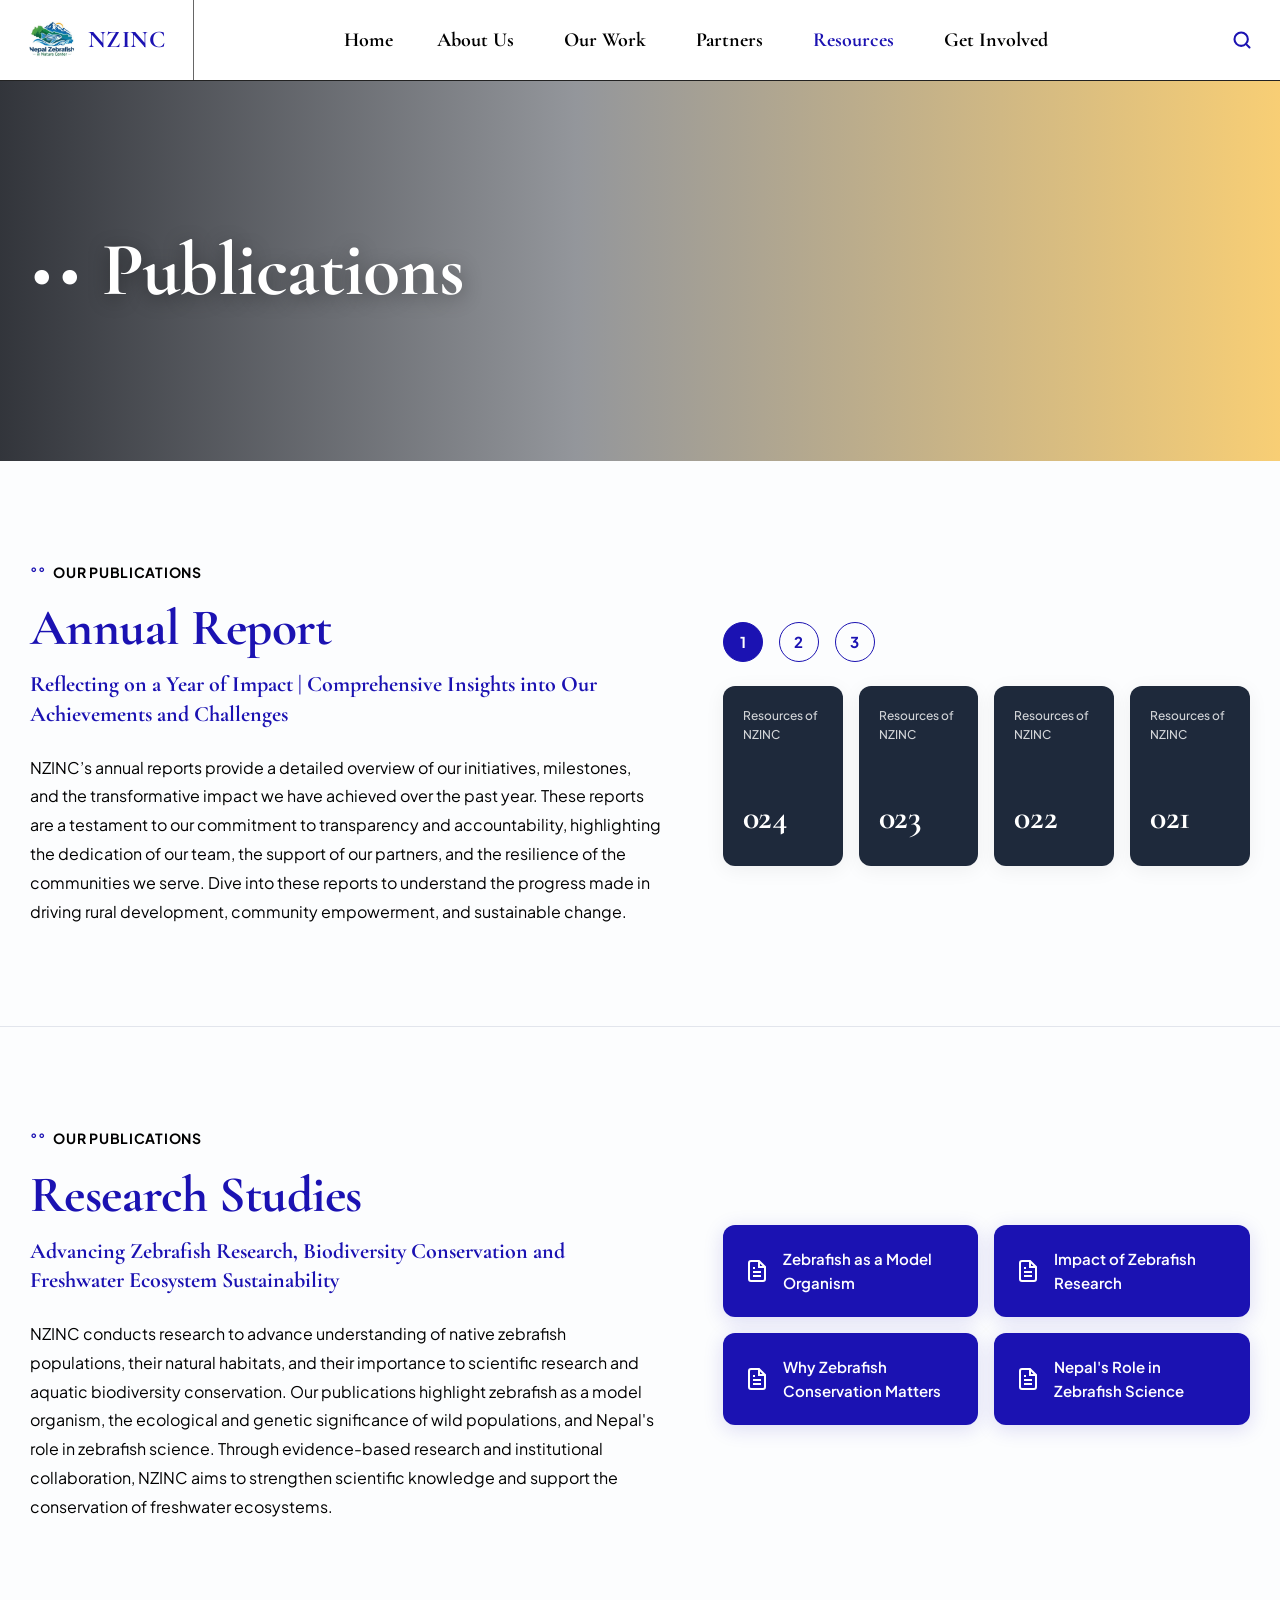
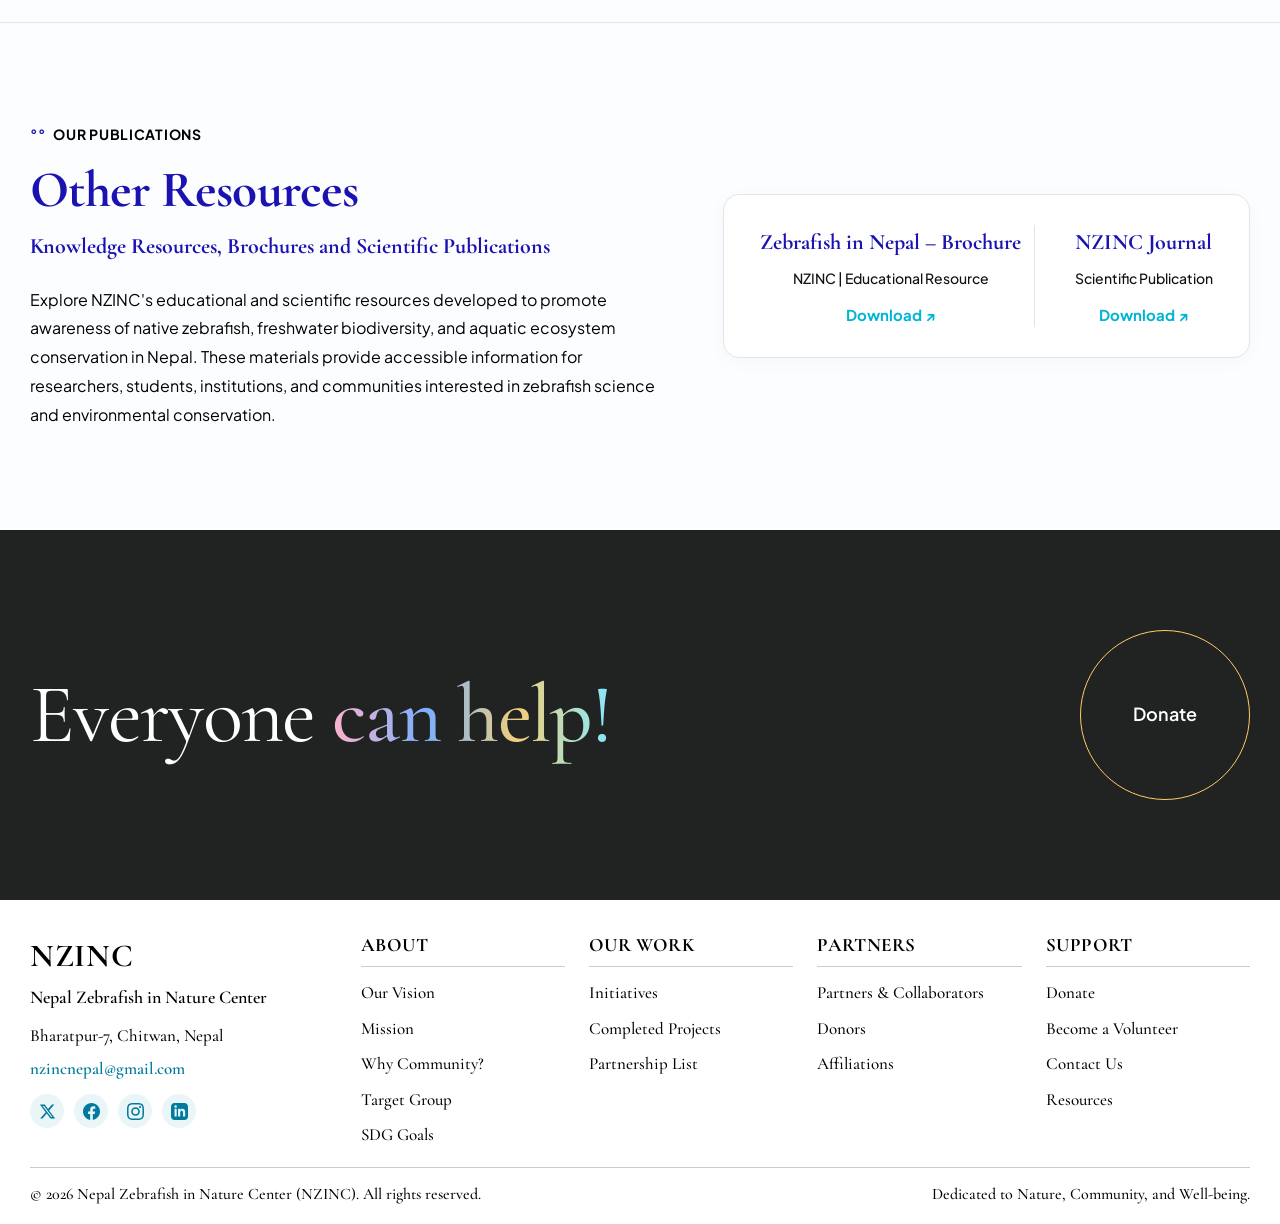
<file: publications.html>
<!DOCTYPE html>
<html lang="en">
<head>
  <meta charset="UTF-8">
  <meta name="viewport" content="width=device-width, initial-scale=1.0">
  <meta name="description" content="Publications & Resources - Nepal Zebrafish in Nature Center (NZINC)">
  <title>Publications - NZINC</title>
  
  <!-- Google Fonts: Cormorant Garamond (Serif Headers/Titles) & Plus Jakarta Sans (Clean Sans-Serif Body/Minor Text) -->
  <link rel="preconnect" href="https://fonts.googleapis.com">
  <link rel="preconnect" href="https://fonts.gstatic.com" crossorigin>
  <link href="https://fonts.googleapis.com/css2?family=Cormorant+Garamond:ital,wght@0,400;0,500;0,600;0,700;1,400;1,600&family=Plus+Jakarta+Sans:ital,wght@0,400;0,500;0,600;0,700;1,400&display=swap" rel="stylesheet">
  
  <style>
    /* ==========================================================================
       DESIGN SYSTEM & VARIABLES
       ========================================================================== */
    :root {
      --primary-blue: #1b12b2;
      --primary-hover: #120b8a;
      --cyan-accent: #00b4d8;
      --cyan-light: #e6f7f9;
      --text-dark: #000000;
      --text-body: #000000;
      --text-muted: #111111;
      --bg-light: #f8f9fa;
      --bg-card: #ffffff;
      --border-color: #e2e5ec;
      --font-main: 'Plus Jakarta Sans', -apple-system, BlinkMacSystemFont, sans-serif;
      --font-serif: 'Cormorant Garamond', Georgia, serif;
      --max-width: 1380px;
    }

    * { box-sizing: border-box; margin: 0; padding: 0; }
    html { scroll-behavior: smooth; }
    body {
      font-family: var(--font-main);
      color: var(--text-dark);
      background-color: #fcfdfe;
      line-height: 1.6;
      font-size: 16px;
      -webkit-font-smoothing: antialiased;
      overflow-x: hidden;
    }

    a { color: inherit; text-decoration: none; }
    img { max-width: 100%; height: auto; display: block; }
    
    .container {
      width: min(var(--max-width), calc(100% - 60px));
      margin-inline: auto;
    }

    /* ==========================================================================
       EXACT NAVIGATION BAR DESIGN WITH DROPDOWNS
       ========================================================================== */
    .site-header {
      position: sticky;
      top: 0;
      left: 0;
      width: 100%;
      z-index: 1000;
      background-color: #ffffff;
      border-bottom: 1.5px solid #222222;
    }

    .header-inner {
      display: flex;
      align-items: center;
      height: 80px;
      width: 100%;
      max-width: 100%;
      padding: 0;
    }

    /* Left Brand Section with Duke Logo Image */
    .brand-section {
      display: flex;
      align-items: center;
      gap: 16px;
      padding: 0 28px;
      height: 100%;
      border-right: 1.5px solid #666666;
      background: #ffffff;
      cursor: pointer;
    }

    .brand-logo-wrap {
      display: flex;
      align-items: center;
      gap: 12px;
      height: 100%;
    }

    .brand-duke-logo {
      width: 48px;
      height: 48px;
      border-radius: 50%;
      object-fit: cover;
    }

    .brand-title {
      font-family: var(--font-serif);
      font-size: 24px;
      font-weight: 700;
      color: #1b12b2;
      letter-spacing: 0.02em;
    }

    /* Main Navigation Links with Dropdown Menu Hovering */
    .nav-links {
      display: flex;
      align-items: center;
      justify-content: center;
      gap: 36px;
      flex-grow: 1;
      height: 100%;
    }

    .nav-item {
      position: relative;
      height: 100%;
      display: flex;
      align-items: center;
    }

    .nav-item > a {
      color: #000000;
      font-family: var(--font-serif);
      font-size: 20px;
      font-weight: 800;
      display: flex;
      align-items: center;
      gap: 6px;
      height: 100%;
      padding: 0 4px;
      transition: color 0.2s ease;
    }

    .nav-item:hover > a {
      color: #1b12b2;
    }

    .nav-item.active > a {
      color: #1b12b2;
    }

    .nav-item > a span.arrow {
      font-size: 10px;
      color: #000000;
      transform: translateY(1px);
    }

    /* Dropdown Menu Styles (Using Cormorant Garamond / Serif) */
    .dropdown-menu {
      position: absolute;
      top: 100%;
      left: 50%;
      transform: translateX(-50%);
      background-color: #1e1e1e;
      min-width: 210px;
      padding: 22px 24px;
      box-shadow: 0 10px 30px rgba(0, 0, 0, 0.25);
      display: flex;
      flex-direction: column;
      gap: 16px;
      opacity: 0;
      visibility: hidden;
      transition: opacity 0.25s ease, visibility 0.25s ease;
      z-index: 1001;
    }

    .dropdown-menu::before {
      content: "";
      position: absolute;
      top: -2px;
      left: 35%;
      right: 35%;
      height: 2px;
      background-color: #ffffff;
    }

    .nav-item:hover .dropdown-menu {
      opacity: 1;
      visibility: visible;
    }

    .dropdown-menu a {
      color: #ffffff;
      font-family: var(--font-serif);
      font-size: 18px;
      font-weight: 600;
      line-height: 1.3;
      transition: color 0.2s ease;
      white-space: nowrap;
    }

    .dropdown-menu a:hover {
      color: #00b4d8;
    }

    /* Right Search & Mobile Toggle Controls */
    .header-right {
      padding: 0 28px;
      display: flex;
      align-items: center;
      gap: 16px;
    }

    .nav-search-btn {
      background: transparent;
      border: none;
      color: #1b12b2;
      cursor: pointer;
      font-size: 18px;
      display: flex;
      align-items: center;
      justify-content: center;
    }

    .mobile-nav-toggle {
      display: none;
      background: transparent;
      border: none;
      cursor: pointer;
      padding: 4px;
      color: var(--primary-blue);
    }

    .mobile-nav-toggle svg {
      width: 28px;
      height: 28px;
    }

    /* ==========================================================================
       HERO SECTION
       ========================================================================== */
    .pub-hero {
      position: relative;
      height: 380px;
      background: url('https://images.unsplash.com/photo-1522202176988-66273c2fd55f?auto=format&fit=crop&w=1800&q=80') center/cover no-repeat;
      display: flex;
      align-items: center;
      color: #ffffff;
      overflow: hidden;
    }

    .pub-hero-overlay {
      position: absolute;
      inset: 0;
      background: linear-gradient(90deg, rgba(15, 18, 25, 0.85) 0%, rgba(20, 25, 35, 0.45) 45%, rgba(245, 175, 25, 0.6) 100%);
    }

    .pub-hero-content {
      position: relative;
      z-index: 2;
      display: flex;
      align-items: center;
      gap: 16px;
    }

    .pub-hero-dots {
      font-size: 44px;
      color: #ffffff;
      line-height: 1;
      letter-spacing: 4px;
    }

    .pub-hero h1 {
      font-family: var(--font-serif);
      font-size: clamp(38px, 6.5vw, 76px);
      font-weight: 700;
      color: #ffffff;
      letter-spacing: -0.01em;
      line-height: 1.1;
      text-shadow: 0 4px 20px rgba(0,0,0,0.4);
    }

    /* ==========================================================================
       PUBLICATIONS SECTIONS (Common Styles)
       ========================================================================== */
    .publication-section {
      padding: 100px 0;
      border-bottom: 1px solid var(--border-color);
      background-color: #fcfdfe;
    }

    .section-kicker {
      font-family: var(--font-main);
      font-size: 14px;
      font-weight: 700;
      color: #000000;
      display: flex;
      align-items: center;
      gap: 8px;
      margin-bottom: 16px;
      text-transform: uppercase;
      letter-spacing: 0.05em;
    }

    .section-kicker::before {
      content: "°°";
      color: var(--primary-blue);
    }

    .section-main-title {
      font-family: var(--font-serif);
      font-size: clamp(34px, 4vw, 56px);
      font-weight: 700;
      color: var(--primary-blue);
      line-height: 1.15;
      letter-spacing: -0.01em;
      margin-bottom: 12px;
    }

    .section-subtitle {
      font-family: var(--font-serif);
      font-size: 22px;
      font-weight: 700;
      color: var(--primary-blue);
      margin-bottom: 24px;
      line-height: 1.35;
    }

    .pub-grid-2 {
      display: grid;
      grid-template-columns: 1.2fr 1fr;
      gap: 60px;
      align-items: center;
    }

    .pub-desc {
      font-family: var(--font-main);
      font-size: 16px;
      color: #000000;
      line-height: 1.8;
      font-weight: 400;
    }

    /* Annual Reports Cards */
    .reports-pagination {
      display: flex;
      align-items: center;
      gap: 16px;
      margin-bottom: 24px;
    }

    .page-num {
      width: 40px;
      height: 40px;
      border-radius: 50%;
      border: 1.5px solid var(--primary-blue);
      display: grid;
      place-items: center;
      font-family: var(--font-main);
      font-weight: 700;
      font-size: 15px;
      color: var(--primary-blue);
      cursor: pointer;
      transition: all 0.2s ease;
    }

    .page-num.active, .page-num:hover {
      background-color: var(--primary-blue);
      color: #ffffff;
    }

    .reports-cards-row {
      display: grid;
      grid-template-columns: repeat(4, 1fr);
      gap: 16px;
    }

    .report-mini-card {
      background: #1e293b;
      border-radius: 12px;
      height: 180px;
      padding: 20px;
      color: #ffffff;
      display: flex;
      flex-direction: column;
      justify-content: space-between;
      position: relative;
      overflow: hidden;
      box-shadow: 0 4px 20px rgba(0,0,0,0.06);
      transition: transform 0.3s ease;
    }

    .report-mini-card:hover {
      transform: translateY(-4px);
    }

    .report-mini-card span {
      font-family: var(--font-main);
      font-size: 12px;
      opacity: 0.8;
      font-weight: 500;
    }

    .report-mini-card h4 {
      font-family: var(--font-serif);
      font-size: 34px;
      font-weight: 700;
      letter-spacing: -0.01em;
      color: #ffffff;
    }

    /* Research Studies & Resource Buttons */
    .research-btn-grid {
      display: grid;
      grid-template-columns: 1fr 1fr;
      gap: 16px;
    }

    .pdf-action-card {
      display: flex;
      align-items: center;
      gap: 14px;
      padding: 22px;
      background: var(--primary-blue);
      color: #ffffff;
      border-radius: 12px;
      font-family: var(--font-main);
      font-weight: 600;
      font-size: 15px;
      box-shadow: 0 4px 20px rgba(27, 18, 178, 0.15);
      transition: background 0.2s ease, transform 0.2s ease;
    }

    .pdf-action-card:hover {
      background: var(--primary-hover);
      transform: translateY(-2px);
    }

    .pdf-action-card svg {
      width: 24px;
      height: 24px;
      flex-shrink: 0;
    }

    .resource-link-box {
      display: flex;
      justify-content: space-around;
      background: #ffffff;
      padding: 30px;
      border-radius: 16px;
      border: 1px solid var(--border-color);
      box-shadow: 0 4px 20px rgba(0,0,0,0.03);
    }

    .resource-item {
      text-align: center;
      display: flex;
      flex-direction: column;
      gap: 6px;
    }

    .resource-item h4 {
      font-family: var(--font-serif);
      font-size: 22px;
      font-weight: 700;
      color: var(--primary-blue);
    }

    .resource-item span {
      font-family: var(--font-main);
      font-size: 14px;
      color: var(--text-muted);
      font-weight: 500;
    }

    .download-link-btn {
      font-family: var(--font-main);
      font-size: 15px;
      font-weight: 700;
      color: var(--cyan-accent);
      margin-top: 8px;
      display: inline-flex;
      align-items: center;
      justify-content: center;
      gap: 4px;
    }

    .download-link-btn:hover {
      color: var(--primary-blue);
    }

    /* ==========================================================================
       SUPPORT / CONTRIBUTE / DONATE BANNER
       ========================================================================== */
    .support-donate-banner {
      background-color: #212322;
      color: #ffffff;
      padding: 100px 0;
      position: relative;
    }

    .support-banner-inner {
      display: flex;
      align-items: center;
      justify-content: space-between;
      gap: 30px;
    }

    .support-heading-text {
      font-family: var(--font-serif);
      font-size: clamp(48px, 6.5vw, 100px);
      font-weight: 400;
      color: #ffffff;
      letter-spacing: -0.02em;
      line-height: 1.05;
    }

    .support-heading-text .styled-help {
      background: linear-gradient(90deg, #ffb2cc, #79b0ff, #f3cf7a, #85e8ff);
      -webkit-background-clip: text;
      -webkit-text-fill-color: transparent;
      font-weight: 500;
    }

    .donate-oval-btn {
      width: 170px;
      height: 170px;
      border-radius: 50%;
      border: 1.5px solid #ffcc66;
      display: flex;
      align-items: center;
      justify-content: center;
      color: #ffffff;
      font-family: var(--font-main);
      font-size: 18px;
      font-weight: 600;
      flex-shrink: 0;
      transition: background 0.3s ease;
    }

    .donate-oval-btn:hover {
      background: rgba(255, 255, 255, 0.08);
    }

    /* ==========================================================================
       COMPACT MULTI-COLUMN THEME FOOTER (HOMOGENOUS)
       ========================================================================== */
    .site-footer {
      background-color: #ffffff;
      color: #000000;
      padding: 30px 0 16px;
      font-family: var(--font-serif);
    }

    .footer-grid-multi {
      display: grid;
      grid-template-columns: 1.5fr repeat(4, 1fr);
      gap: 24px;
      padding-bottom: 18px;
      border-bottom: 1.5px solid #cccccc;
    }

    .footer-col-brand h3 {
      font-family: var(--font-serif);
      font-size: 32px;
      font-weight: 700;
      color: #000000;
      margin-bottom: 4px;
      letter-spacing: 0.02em;
    }

    .footer-col-brand p.sub-org {
      font-family: var(--font-serif);
      font-size: 18px;
      font-weight: 600;
      color: #000000;
      margin-bottom: 12px;
      line-height: 1.4;
    }

    .footer-contact-info {
      display: flex;
      flex-direction: column;
      gap: 6px;
      font-family: var(--font-serif);
      font-size: 17px;
      font-weight: 500;
      color: #000000;
      opacity: 1;
      margin-bottom: 12px;
    }

    .footer-contact-info a {
      color: #007b9e;
      text-decoration: none;
      font-weight: 600;
    }

    .footer-contact-info a:hover {
      color: #005b78;
      text-decoration: underline;
    }

    .social-links {
      display: flex;
      align-items: center;
      gap: 10px;
      margin-top: 8px;
    }

    .social-icon-btn {
      width: 34px;
      height: 34px;
      border-radius: 50%;
      background: #eaf5f8;
      color: #007b9e;
      display: grid;
      place-items: center;
      transition: background 0.25s ease, transform 0.25s ease;
    }

    .social-icon-btn:hover {
      background: #d5edf3;
      transform: translateY(-2px);
    }

    .social-icon-btn svg {
      width: 17px;
      height: 17px;
      fill: #007b9e;
    }

    .footer-column h4 {
      font-family: var(--font-serif);
      font-size: 19px;
      font-weight: 700;
      color: #000000;
      margin-bottom: 12px;
      padding-bottom: 6px;
      border-bottom: 1.5px solid #cccccc;
      letter-spacing: 0.03em;
      text-transform: uppercase;
    }

    .footer-column ul {
      list-style: none;
      display: flex;
      flex-direction: column;
      gap: 8px;
      margin: 0;
      padding: 0;
    }

    .footer-column ul li a {
      font-family: var(--font-serif);
      font-size: 17px;
      font-weight: 500;
      color: #000000;
      opacity: 1;
      text-decoration: none;
      transition: color 0.2s ease;
    }

    .footer-column ul li a:hover {
      color: #007b9e;
    }

    .footer-bottom-bar {
      display: flex;
      justify-content: space-between;
      align-items: center;
      padding-top: 14px;
      font-family: var(--font-serif);
      font-size: 16px;
      font-weight: 500;
      color: #000000;
      opacity: 1;
      flex-wrap: wrap;
      gap: 10px;
    }

    /* Responsive Design */
    @media (max-width: 992px) {
      .reports-cards-row {
        grid-template-columns: repeat(2, 1fr);
      }
      .footer-grid-multi {
        grid-template-columns: repeat(3, 1fr);
        gap: 20px;
      }
      .footer-col-brand {
        grid-column: span 3;
      }
    }

    @media (max-width: 768px) {
      .container { width: calc(100% - 32px); }
      .header-inner { justify-content: space-between; padding: 0 16px; }
      
      .mobile-nav-toggle { display: block; }
      
      .nav-links {
        display: flex;
        flex-direction: column;
        position: absolute;
        top: 100%;
        left: 0;
        width: 100%;
        background-color: #ffffff;
        border-bottom: 1.5px solid #222222;
        padding: 20px 24px;
        height: auto;
        gap: 0;
        box-shadow: 0 10px 20px rgba(0,0,0,0.1);
        max-height: 0;
        overflow: hidden;
        opacity: 0;
        visibility: hidden;
        transition: max-height 0.35s ease, opacity 0.3s ease, visibility 0.3s ease;
      }

      .nav-links.is-active {
        max-height: 600px;
        opacity: 1;
        visibility: visible;
        overflow-y: auto;
      }

      .nav-item {
        width: 100%;
        flex-direction: column;
        align-items: flex-start;
        height: auto;
        border-bottom: 1px solid var(--border-color);
      }

      .nav-item:last-child {
        border-bottom: none;
      }

      .nav-item > a {
        width: 100%;
        padding: 14px 0;
        justify-content: space-between;
        font-size: 20px;
      }

      .dropdown-menu {
        position: static;
        transform: none;
        background-color: #262626;
        width: 100%;
        padding: 12px 18px;
        box-shadow: none;
        display: none;
        opacity: 1;
        visibility: visible;
        margin-bottom: 12px;
        border-radius: 6px;
      }

      .dropdown-menu::before {
        display: none;
      }

      .nav-item.open .dropdown-menu {
        display: flex;
      }

      .pub-grid-2 { grid-template-columns: 1fr; gap: 30px; }
      .research-btn-grid { grid-template-columns: 1fr; }
      .support-banner-inner {
        flex-direction: column;
        text-align: center;
      }
      .footer-grid-multi { grid-template-columns: 1fr; gap: 30px; }
      .footer-bottom-bar { flex-direction: column; text-align: center; gap: 15px; }
      .donate-oval-btn { width: 140px; height: 140px; font-size: 18px; }
    }
  
    /* ==========================================================================
       MOBILE VIEW (phones): large clear type, MENU bar and accordion navigation
       ========================================================================== */
    @media (max-width: 768px) {
      :root { --font-main: 'Source Sans 3', 'Source Sans Pro', -apple-system, 'Segoe UI', Roboto, Arial, sans-serif; --font-serif: 'Source Sans 3', 'Source Sans Pro', -apple-system, 'Segoe UI', Roboto, Arial, sans-serif; }
      html { -webkit-text-size-adjust: 100%; }
      body, h1, h2, h3, h4, h5, p, li, a, button, input, textarea, select, span, div { font-family: var(--font-main) !important; }
      body { font-size: 18px; line-height: 1.65; overflow-x: hidden; }
      img, video, iframe, svg { max-width: 100%; }

      /* --- Top bar: logo + MENU --- */
      .site-header { border-top: 4px solid #1b12b2; border-bottom: 1px solid #d5d9e6; box-shadow: 0 2px 8px rgba(0,0,0,.06); }
      .header-inner { height: 108px; padding: 0 16px; justify-content: space-between; position: relative; }
      .brand-section { padding: 0; border-right: none; gap: 0; flex: 1; min-width: 0; }
      .brand-logo-wrap { gap: 12px; }
      .brand-duke-logo { width: auto; height: 92px; max-width: 100%; border-radius: 0; object-fit: contain; flex-shrink: 0; }
      .brand-title { display: none; }
      .header-right { padding: 0; gap: 0; flex-shrink: 0; }
      .nav-search-btn { display: none; }
      .mobile-nav-toggle { display: flex; align-items: center; gap: 8px; padding: 10px 4px; font-family: var(--font-main, sans-serif); font-weight: 700; font-size: 18px; letter-spacing: .04em; color: #1b12b2; }
      .mobile-nav-toggle::before { content: "MENU"; }
      .mobile-nav-toggle[aria-expanded="true"]::before { content: "CLOSE"; }
      .mobile-nav-toggle svg { width: 26px; height: 26px; }

      /* --- Menu panel --- */
      .nav-links { position: absolute; top: 100%; left: 0; right: 0; width: 100%; flex-direction: column; align-items: stretch; justify-content: flex-start; gap: 0; padding: 8px 16px 24px; background: #fff; border-bottom: 3px solid #1b12b2; box-shadow: 0 14px 24px rgba(0,0,0,.18); max-height: 0; overflow: hidden; opacity: 0; visibility: hidden; height: auto; transition: max-height .35s ease, opacity .25s ease, visibility .25s ease; }
      .nav-links.is-active { max-height: calc(100vh - 112px); overflow-y: auto; opacity: 1; visibility: visible; -webkit-overflow-scrolling: touch; }
      .nav-item { display: block; width: 100%; height: auto; border-bottom: 1px solid #e2e5ec; }
      .nav-item:last-child { border-bottom: none; }
      .nav-item > a { display: flex; align-items: center; justify-content: space-between; width: 100%; height: auto; min-height: 58px; padding: 12px 6px; font-size: 22px; font-weight: 600; color: #111; white-space: normal; }
      .nav-item.open > a { color: #1b12b2; }
      .nav-item > a span.arrow { display: inline-block; width: 11px; height: 11px; border-right: 2.5px solid #1b12b2; border-bottom: 2.5px solid #1b12b2; transform: rotate(45deg); margin: 0 6px 4px 12px; font-size: 0; transition: transform .25s ease; }
      .nav-item.open > a span.arrow { transform: rotate(-135deg); margin-bottom: -2px; }
      .nav-item .dropdown-menu { position: static; transform: none; width: 100%; min-width: 0; display: none; opacity: 1; visibility: visible; background: #f4f6fb; box-shadow: none; border-radius: 0; margin: 0 0 12px; padding: 6px 0 6px 14px; gap: 0; border-left: 3px solid #c8891a; }
      .nav-item .dropdown-menu::before { display: none; }
      .nav-item.open .dropdown-menu { display: flex; flex-direction: column; }
      .nav-item:hover .dropdown-menu { opacity: 1; visibility: visible; }
      .nav-item .dropdown-menu a { display: block; padding: 13px 8px; font-size: 19px; font-weight: 600; color: #222; white-space: normal; border-bottom: 1px solid #e2e5ec; }
      .nav-item .dropdown-menu a:last-child { border-bottom: none; }

      body::after, .watermark-bg-text { display: none !important; }
      main section { overflow-x: clip; }
      [class*="grid"] > * { min-width: 0; }
      main p, main h1, main h2, main h3, main li { overflow-wrap: anywhere; }
      /* --- Content typography --- */
      .container { width: calc(100% - 32px); }
      main p, main li, main dd, main td, main th, main blockquote { font-size: 18px !important; line-height: 1.7 !important; }
      main h1 { font-size: clamp(34px, 10vw, 44px) !important; line-height: 1.1 !important; }
      main h2 { font-size: clamp(28px, 8vw, 34px) !important; line-height: 1.15 !important; }
      main h3 { font-size: 24px !important; line-height: 1.25 !important; }
      main h4 { font-size: 21px !important; line-height: 1.3 !important; }
      main a.btn, main button, main [class*="btn"] { min-height: 48px; font-size: 18px !important; }
      main section { padding-top: 56px; padding-bottom: 56px; }
      main [class*="grid"], main [class*="cards"], main [class*="-row"], main [class*="two-col"], main [class*="split"] { grid-template-columns: 1fr !important; }

      /* --- Footer --- */
      .site-footer a, .site-footer li, .site-footer p, .site-footer span, .site-footer div { font-size: 17px; }
      .site-footer h3 { font-size: 30px; }
      .site-footer h4 { font-size: 20px; }
      .footer-grid-multi { grid-template-columns: 1fr !important; gap: 28px; }
      .footer-bottom-bar { flex-direction: column; text-align: center; gap: 10px; font-size: 15px; }
    }
  </style>
  <link href="https://fonts.googleapis.com/css2?family=Source+Sans+3:ital,wght@0,400;0,500;0,600;0,700;1,400&display=swap" rel="stylesheet">
</head>
<body>

  <!-- ==========================================================================
     HEADER / NAVIGATION WITH DROPDOWNS & DUKE LOGO
     ========================================================================== -->
  <header class="site-header">
    <div class="header-inner">
      <a href="index.html" class="brand-section" aria-label="Go to Home">
        <div class="brand-logo-wrap">
          <img src="Image/english.png" alt="NZINC Logo" class="brand-duke-logo" onerror="this.onerror=null; this.src='https://images.unsplash.com/photo-1534528741775-53994a69daeb?auto=format&fit=crop&w=150&q=80';">
          <span class="brand-title">NZINC</span>
        </div>
      </a>
      
      <nav class="nav-links" id="navLinks" aria-label="Main Menu">
        <div class="nav-item">
          <a href="index.html">Home</a>
        </div>

        <div class="nav-item">
          <a href="about.html" class="dropdown-toggle">About Us <span class="arrow"></span></a>
          <div class="dropdown-menu">
            <a href="about.html#who-we-are">Who are we?</a>
            <a href="about.html#mission">Our Mission</a>
            <a href="about.html#community">Why Community?</a>
            <a href="about.html#impact">Our Impact</a>
          </div>
        </div>

        <div class="nav-item">
          <a href="projects.html" class="dropdown-toggle">Our Work <span class="arrow"></span></a>
          <div class="dropdown-menu">
            <a href="projects.html#focus-areas">Focus Areas</a>
            <a href="projects.html#projects">Projects</a>
            <a href="projects.html#stories">Success Stories</a>
            <a href="projects.html#initiatives">Established Initiatives</a>
          </div>
        </div>

        <div class="nav-item">
          <a href="partners.html" class="dropdown-toggle">Partners <span class="arrow"></span></a>
          <div class="dropdown-menu">
            <a href="partners.html#partners">Partners</a>
            <a href="partners.html#donors">Donors</a>
            <a href="partners.html#affiliations">Affiliations</a>
          </div>
        </div>

        <div class="nav-item active">
          <a href="publications.html" class="dropdown-toggle">Resources <span class="arrow"></span></a>
          <div class="dropdown-menu">
            <a href="publications.html">Publications</a>
            <a href="gallery.html">Media Library</a>
            <a href="news.html">News</a>
            <a href="faq.html">FAQ</a>
          </div>
        </div>

        <div class="nav-item">
          <a href="contact.html" class="dropdown-toggle">Get Involved <span class="arrow"></span></a>
          <div class="dropdown-menu">
            <a href="donate.html">Donate</a>
            <a href="volunteer.html">Become a Volunteer</a>
            <a href="careers.html">Careers</a>
            <a href="contact.html">Contact Us</a>
          </div>
        </div>
      </nav>

      <div class="header-right">
        <button class="nav-search-btn" aria-label="Search">
          <svg width="20" height="20" viewBox="0 0 24 24" fill="none" stroke="currentColor" stroke-width="2.5" stroke-linecap="round" stroke-linejoin="round">
            <circle cx="11" cy="11" r="8"></circle>
            <line x1="21" y1="21" x2="16.65" y2="16.65"></line>
          </svg>
        </button>
        <button class="mobile-nav-toggle" id="menuToggle" aria-label="Toggle menu" aria-expanded="false">
          <svg viewBox="0 0 24 24" fill="none" stroke="currentColor" stroke-width="2" stroke-linecap="round" stroke-linejoin="round">
            <line x1="3" y1="12" x2="21" y2="12"></line>
            <line x1="3" y1="6" x2="21" y2="6"></line>
            <line x1="3" y1="18" x2="21" y2="18"></line>
          </svg>
        </button>
      </div>
    </div>
  </header>

  <main>
    <!-- ==========================================================================
       HERO SECTION
       ========================================================================== -->
    <section class="pub-hero">
      <div class="pub-hero-overlay"></div>
      <div class="container pub-hero-content">
        <span class="pub-hero-dots">••</span>
        <h1>Publications</h1>
      </div>
    </section>

    <!-- ==========================================================================
       SECTION 1: ANNUAL REPORT
       ========================================================================== -->
    <section class="publication-section" id="annual-reports">
      <div class="container pub-grid-2">
        <div>
          <p class="section-kicker">Our Publications</p>
          <h2 class="section-main-title">Annual Report</h2>
          <h3 class="section-subtitle">Reflecting on a Year of Impact | Comprehensive Insights into Our Achievements and Challenges</h3>
          <p class="pub-desc">
            NZINC’s annual reports provide a detailed overview of our initiatives, milestones, and the transformative impact we have achieved over the past year. These reports are a testament to our commitment to transparency and accountability, highlighting the dedication of our team, the support of our partners, and the resilience of the communities we serve. Dive into these reports to understand the progress made in driving rural development, community empowerment, and sustainable change.
          </p>
        </div>
        <div>
          <div class="reports-pagination">
            <div class="page-num active">1</div>
            <div class="page-num">2</div>
            <div class="page-num">3</div>
          </div>
          <div class="reports-cards-row">
            <div class="report-mini-card">
              <span>Resources of NZINC</span>
              <h4>024</h4>
            </div>
            <div class="report-mini-card">
              <span>Resources of NZINC</span>
              <h4>023</h4>
            </div>
            <div class="report-mini-card">
              <span>Resources of NZINC</span>
              <h4>022</h4>
            </div>
            <div class="report-mini-card">
              <span>Resources of NZINC</span>
              <h4>021</h4>
            </div>
          </div>
        </div>
      </div>
    </section>

<!-- ==========================================================================
     SECTION 2: RESEARCH STUDIES
     ========================================================================== -->
<section class="publication-section" id="research-studies">
  <div class="container pub-grid-2">
    <div>
      <p class="section-kicker">Our Publications</p>
      <h2 class="section-main-title">Research Studies</h2>
      <h3 class="section-subtitle">
        Advancing Zebrafish Research, Biodiversity Conservation and Freshwater Ecosystem Sustainability
      </h3>
      <p class="pub-desc">
        NZINC conducts research to advance understanding of native zebrafish
        populations, their natural habitats, and their importance to scientific
        research and aquatic biodiversity conservation. Our publications
        highlight zebrafish as a model organism, the ecological and genetic
        significance of wild populations, and Nepal's role in zebrafish science.
        Through evidence-based research and institutional collaboration,
        NZINC aims to strengthen scientific knowledge and support the
        conservation of freshwater ecosystems.
      </p>
    </div>

    <div>
      <div class="research-btn-grid">

        <a href="assets/1-zebrafish-as-a-model-organism.pdf"
           target="_blank" rel="noopener noreferrer"
           class="pdf-action-card">
          <svg viewBox="0 0 24 24" fill="none" stroke="currentColor"
               stroke-width="2">
            <path d="M14 2H6a2 2 0 0 0-2 2v16a2 2 0 0 0 2 2h12a2 2 0 0 0 2-2V8z"></path>
            <polyline points="14 2 14 8 20 8"></polyline>
            <line x1="16" y1="13" x2="8" y2="13"></line>
            <line x1="16" y1="17" x2="8" y2="17"></line>
            <polyline points="10 9 9 9 8 9"></polyline>
          </svg>
          <span>Zebrafish as a Model Organism</span>
        </a>

        <a href="assets/2-impact-of-zebrafish-research.pdf"
           target="_blank" rel="noopener noreferrer"
           class="pdf-action-card">
          <svg viewBox="0 0 24 24" fill="none" stroke="currentColor"
               stroke-width="2">
            <path d="M14 2H6a2 2 0 0 0-2 2v16a2 2 0 0 0 2 2h12a2 2 0 0 0 2-2V8z"></path>
            <polyline points="14 2 14 8 20 8"></polyline>
            <line x1="16" y1="13" x2="8" y2="13"></line>
            <line x1="16" y1="17" x2="8" y2="17"></line>
            <polyline points="10 9 9 9 8 9"></polyline>
          </svg>
          <span>Impact of Zebrafish Research</span>
        </a>

        <a href="assets/3-why-zebrafish-conservation-matters.pdf"
           target="_blank" rel="noopener noreferrer"
           class="pdf-action-card">
          <svg viewBox="0 0 24 24" fill="none" stroke="currentColor"
               stroke-width="2">
            <path d="M14 2H6a2 2 0 0 0-2 2v16a2 2 0 0 0 2 2h12a2 2 0 0 0 2-2V8z"></path>
            <polyline points="14 2 14 8 20 8"></polyline>
            <line x1="16" y1="13" x2="8" y2="13"></line>
            <line x1="16" y1="17" x2="8" y2="17"></line>
            <polyline points="10 9 9 9 8 9"></polyline>
          </svg>
          <span>Why Zebrafish Conservation Matters</span>
        </a>

        <a href="assets/4-nepals-role-in-zebrafish-science.pdf"
           target="_blank" rel="noopener noreferrer"
           class="pdf-action-card">
          <svg viewBox="0 0 24 24" fill="none" stroke="currentColor"
               stroke-width="2">
            <path d="M14 2H6a2 2 0 0 0-2 2v16a2 2 0 0 0 2 2h12a2 2 0 0 0 2-2V8z"></path>
            <polyline points="14 2 14 8 20 8"></polyline>
            <line x1="16" y1="13" x2="8" y2="13"></line>
            <line x1="16" y1="17" x2="8" y2="17"></line>
            <polyline points="10 9 9 9 8 9"></polyline>
          </svg>
          <span>Nepal's Role in Zebrafish Science</span>
        </a>

      </div>
    </div>
  </div>
</section>


    
<!-- ==========================================================================
     SECTION 3: OTHER RESOURCES
     ========================================================================== -->
<section class="publication-section" id="other-resources" style="border-bottom: none;">
  <div class="container pub-grid-2">
    <div>
      <p class="section-kicker">Our Publications</p>
      <h2 class="section-main-title">Other Resources</h2>
      <h3 class="section-subtitle">
        Knowledge Resources, Brochures and Scientific Publications
      </h3>
      <p class="pub-desc">
        Explore NZINC's educational and scientific resources developed to
        promote awareness of native zebrafish, freshwater biodiversity,
        and aquatic ecosystem conservation in Nepal. These materials
        provide accessible information for researchers, students,
        institutions, and communities interested in zebrafish science
        and environmental conservation.
      </p>
    </div>

    <div>
      <div class="resource-link-box">

        <div class="resource-item">
          <h4>Zebrafish in Nepal – Brochure</h4>
          <span>NZINC | Educational Resource</span>
          <a href="assets/Zebrafish-in-Nepal-Brochure.pdf"
             target="_blank" rel="noopener noreferrer"
             class="download-link-btn">
            Download ↗
          </a>
        </div>

        <div class="resource-item"
             style="border-left: 1px solid var(--border-color); padding-left: 40px;">
          <h4>NZINC Journal</h4>
          <span>Scientific Publication</span>
          <a href="assets/NZINC_journal.pdf"
             target="_blank" rel="noopener noreferrer"
             class="download-link-btn">
            Download ↗
          </a>
        </div>

      </div>
    </div>
  </div>
</section>


    <!-- ==========================================================================
       SUPPORT / CONTRIBUTE / DONATE BANNER
       ========================================================================== -->
    <section class="support-donate-banner">
      <div class="container support-banner-inner">
        <h2 class="support-heading-text">
          Everyone <span class="styled-help">can help!</span>
        </h2>
        <a href="donate.html" class="donate-oval-btn">
          Donate
        </a>
      </div>
    </section>
  </main>

  <!-- ==========================================================================
     MULTI-COLUMN THEME FOOTER (HOMOGENOUS)
     ========================================================================== -->
  <footer class="site-footer">
    <div class="container">
      <div class="footer-grid-multi">
        <!-- Col 1: Brand, Address, Email & Socials -->
        <div class="footer-col-brand">
          <h3>NZINC</h3>
          <p class="sub-org">Nepal Zebrafish in Nature Center</p>
          <div class="footer-contact-info">
            <span> Bharatpur-7, Chitwan, Nepal</span>
            <span><a href="mailto:nzincnepal@gmail.com">nzincnepal@gmail.com</a></span>
          </div>
          <div class="social-links">
            <a href="https://x.com/NZINC_Nepal" class="social-icon-btn" aria-label="Twitter">
              <svg viewBox="0 0 24 24"><path d="M18.244 2.25h3.308l-7.227 8.26 8.502 11.24H16.17l-5.214-6.817L4.99 21.75H1.68l7.73-8.835L1.254 2.25H8.08l4.713 6.231zm-1.161 17.52h1.833L7.084 4.126H5.117z"/></svg>
            </a>
            <a href="https://www.facebook.com/p/Nepal-Zebra-Fish-In-Nature-Center-NZINC-61596320360359/" class="social-icon-btn" aria-label="Facebook">
              <svg viewBox="0 0 24 24"><path d="M24 12.073c0-6.627-5.373-12-12-12s-12 5.373-12 12c0 5.99 4.388 10.954 10.125 11.854v-8.385H7.078v-3.47h3.047V9.43c0-3.007 1.792-4.669 4.533-4.669 1.312 0 2.686.235 2.686.235v2.953H15.83c-1.491 0-1.956.925-1.956 1.874v2.25h3.328l-.532 3.47h-2.796v8.385C19.612 23.027 24 18.062 24 12.073z"/></svg>
            </a>
            <a href="#" class="social-icon-btn" aria-label="Instagram">
              <svg viewBox="0 0 24 24"><path d="M12 2.163c3.204 0 3.584.012 4.85.07 3.252.148 4.771 1.691 4.919 4.919.058 1.265.069 1.645.069 4.849 0 3.205-.012 3.584-.069 4.849-.149 3.225-1.664 4.771-4.919 4.919-1.266.058-1.644.07-4.85.07-3.204 0-3.584-.012-4.849-.07-3.26-.149-4.771-1.699-4.919-4.92-.058-1.265-.07-1.644-.07-4.849 0-3.204.013-3.583.07-4.849.149-3.227 1.664-4.771 4.919-4.919 1.266-.057 1.645-.069 4.849-.069zm0-2.163c-3.259 0-3.667.014-4.947.072-4.358.2-6.78 2.618-6.98 6.98-.059 1.281-.073 1.689-.073 4.948 0 3.259.014 3.668.072 4.948.2 4.358 2.618 6.78 6.98 6.98 1.281.058 1.689.072 4.948.072 3.259 0 3.668-.014 4.948-.072 4.354-.2 6.782-2.618 6.979-6.98.059-1.28.073-1.689.073-4.948 0-3.259-.014-3.667-.072-4.947-.196-4.354-2.617-6.78-6.979-6.98-1.281-.059-1.69-.073-4.949-.073zm0 5.838c-3.403 0-6.162 2.759-6.162 6.162s2.759 6.163 6.162 6.163 6.162-2.759 6.162-6.163c0-3.403-2.759-6.162-6.162-6.162zm0 10.162c-2.209 0-4-1.79-4-4 0-2.209 1.791-4 4-4s4 1.791 4 4c0 2.21-1.791 4-4 4zm6.406-11.845c-.796 0-1.441.645-1.441 1.44s.645 1.44 1.441 1.44c.795 0 1.439-.645 1.439-1.44s-.644-1.44-1.439-1.44z"/></svg>
            </a>
            <a href="#" class="social-icon-btn" aria-label="LinkedIn">
              <svg viewBox="0 0 24 24"><path d="M19 0h-14c-2.761 0-5 2.239-5 5v14c0 2.761 2.239 5 5 5h14c2.762 0 5-2.239 5-5v-14c0-2.761-2.238-5-5-5zm-11 19h-3v-11h3v11zm-1.5-12.268c-.966 0-1.75-.79-1.75-1.764s.784-1.764 1.75-1.764 1.75.79 1.75 1.764-.783 1.764-1.75 1.764zm13.5 12.268h-3v-5.604c0-3.368-4-3.113-4 0v5.604h-3v-11h3v1.765c1.396-2.586 7-2.777 7 2.476v6.759z"/></svg>
            </a>
          </div>
        </div>

        <!-- Col 2: About & Vision -->
        <div class="footer-column">
          <h4>About</h4>
          <ul>
            <li><a href="about.html#vision">Our Vision</a></li>
            <li><a href="about.html#mission">Mission</a></li>
            <li><a href="about.html#why-community">Why Community?</a></li>
            <li><a href="about.html#target-group">Target Group</a></li>
            <li><a href="about.html#sdgs">SDG Goals</a></li>
          </ul>
        </div>

        <!-- Col 3: Our Work -->
        <div class="footer-column">
          <h4>Our Work</h4>
          <ul>
            <li><a href="projects.html#initiatives">Initiatives</a></li>
            <li><a href="projects.html#completed">Completed Projects</a></li>
            <li><a href="projects.html#partnerships">Partnership List</a></li>
          </ul>
        </div>

        <!-- Col 4: Partners -->
        <div class="footer-column">
          <h4>Partners</h4>
          <ul>
            <li><a href="partners.html#partners">Partners &amp; Collaborators</a></li>
            <li><a href="partners.html#donors">Donors</a></li>
            <li><a href="partners.html#affiliations">Affiliations</a></li>
          </ul>
        </div>

        <!-- Col 5: Support & Contact -->
        <div class="footer-column">
          <h4>Support</h4>
          <ul>
            <li><a href="donate.html">Donate</a></li>
            <li><a href="contact.html#volunteer">Become a Volunteer</a></li>
            <li><a href="contact.html">Contact Us</a></li>
            <li><a href="publications.html">Resources</a></li>
          </ul>
        </div>
      </div>

      <!-- Bottom Bar -->
      <div class="footer-bottom-bar">
        <div>© 2026 Nepal Zebrafish in Nature Center (NZINC). All rights reserved.</div>
        <div style="opacity: 1;">Dedicated to Nature, Community, and Well-being.</div>
      </div>
    </div>
  </footer>

  <!-- Scripts: Mobile Navigation Toggle -->
  <script>
    const menuToggle = document.getElementById('menuToggle');
    const navLinks = document.getElementById('navLinks');

    menuToggle.addEventListener('click', () => {
      const expanded = menuToggle.getAttribute('aria-expanded') === 'true';
      menuToggle.setAttribute('aria-expanded', !expanded);
      navLinks.classList.toggle('is-active');
    });

    const dropdownToggles = document.querySelectorAll('.dropdown-toggle');
    dropdownToggles.forEach(toggle => {
      toggle.addEventListener('click', (e) => {
        if (window.innerWidth <= 768) {
          e.preventDefault();
          const parentItem = toggle.closest('.nav-item');
          parentItem.classList.toggle('open');
        }
      });
    });
  </script>
</body>
</html>
</file>
